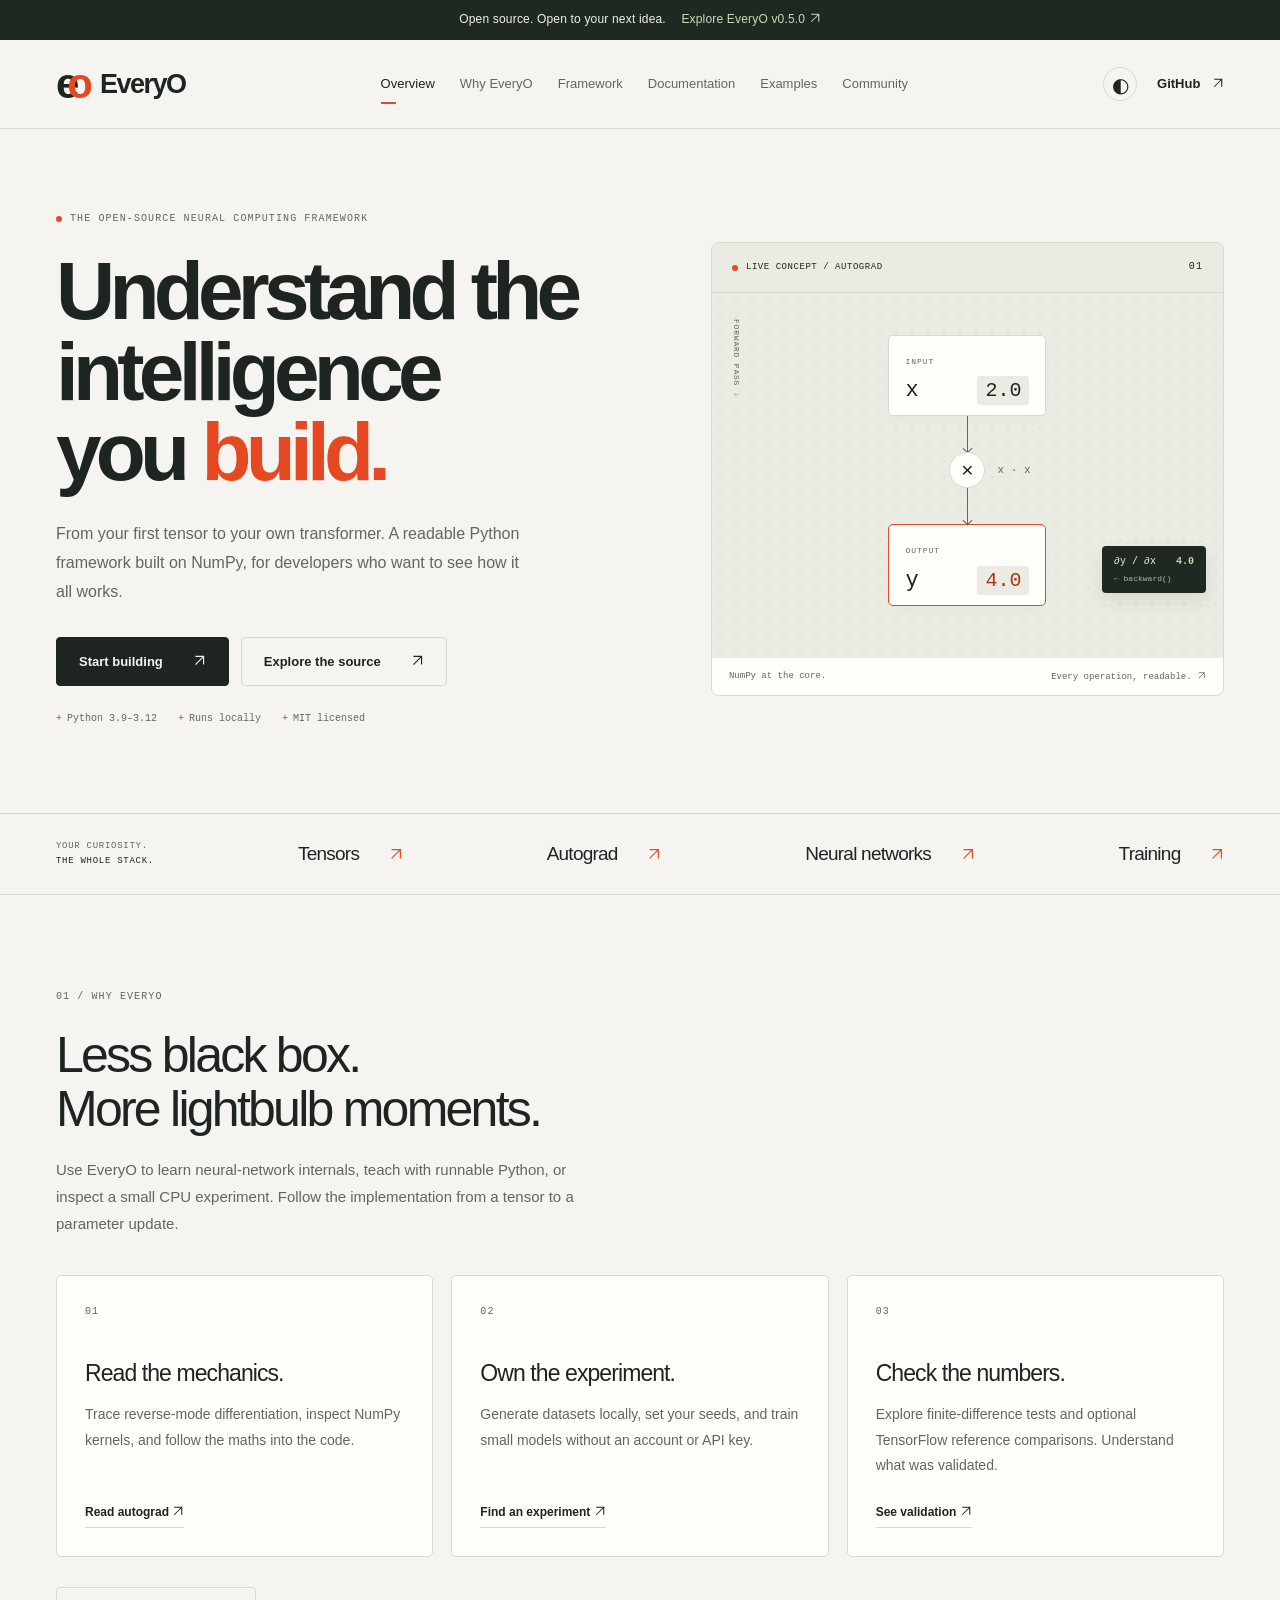
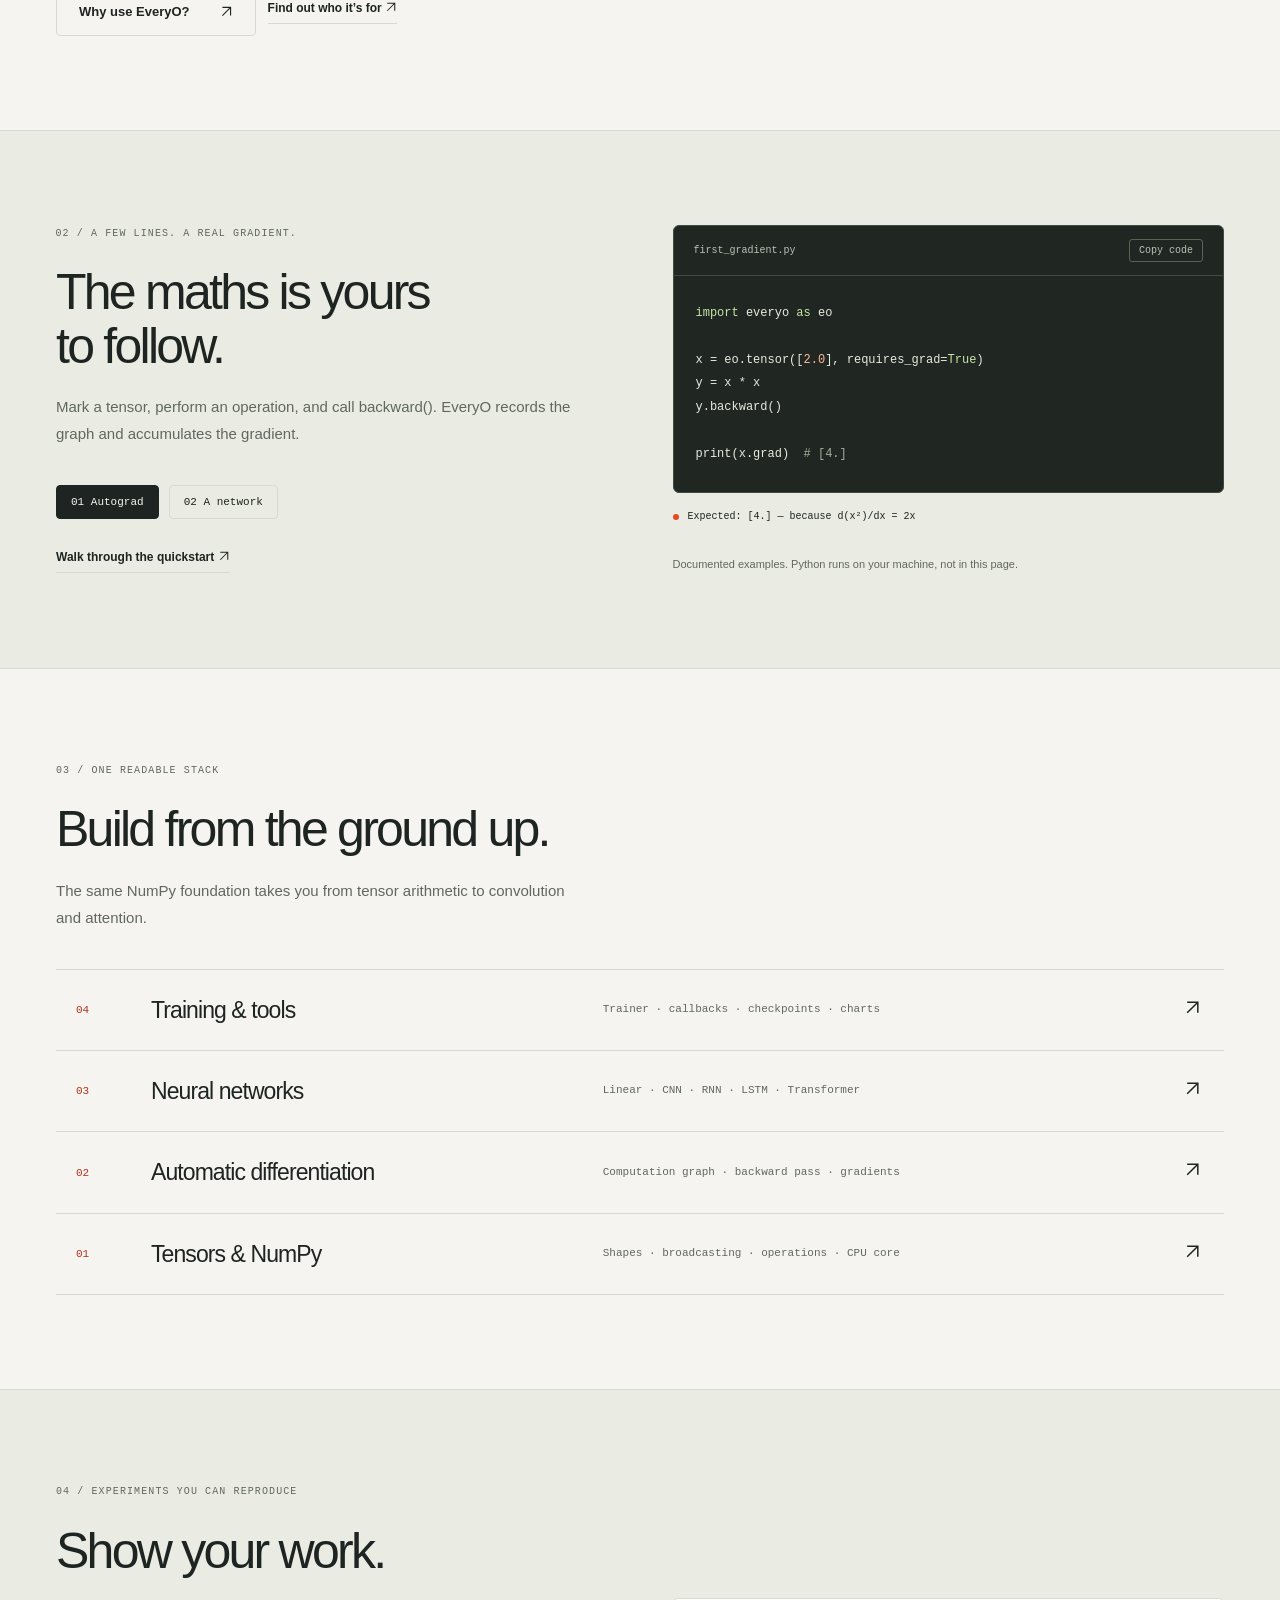
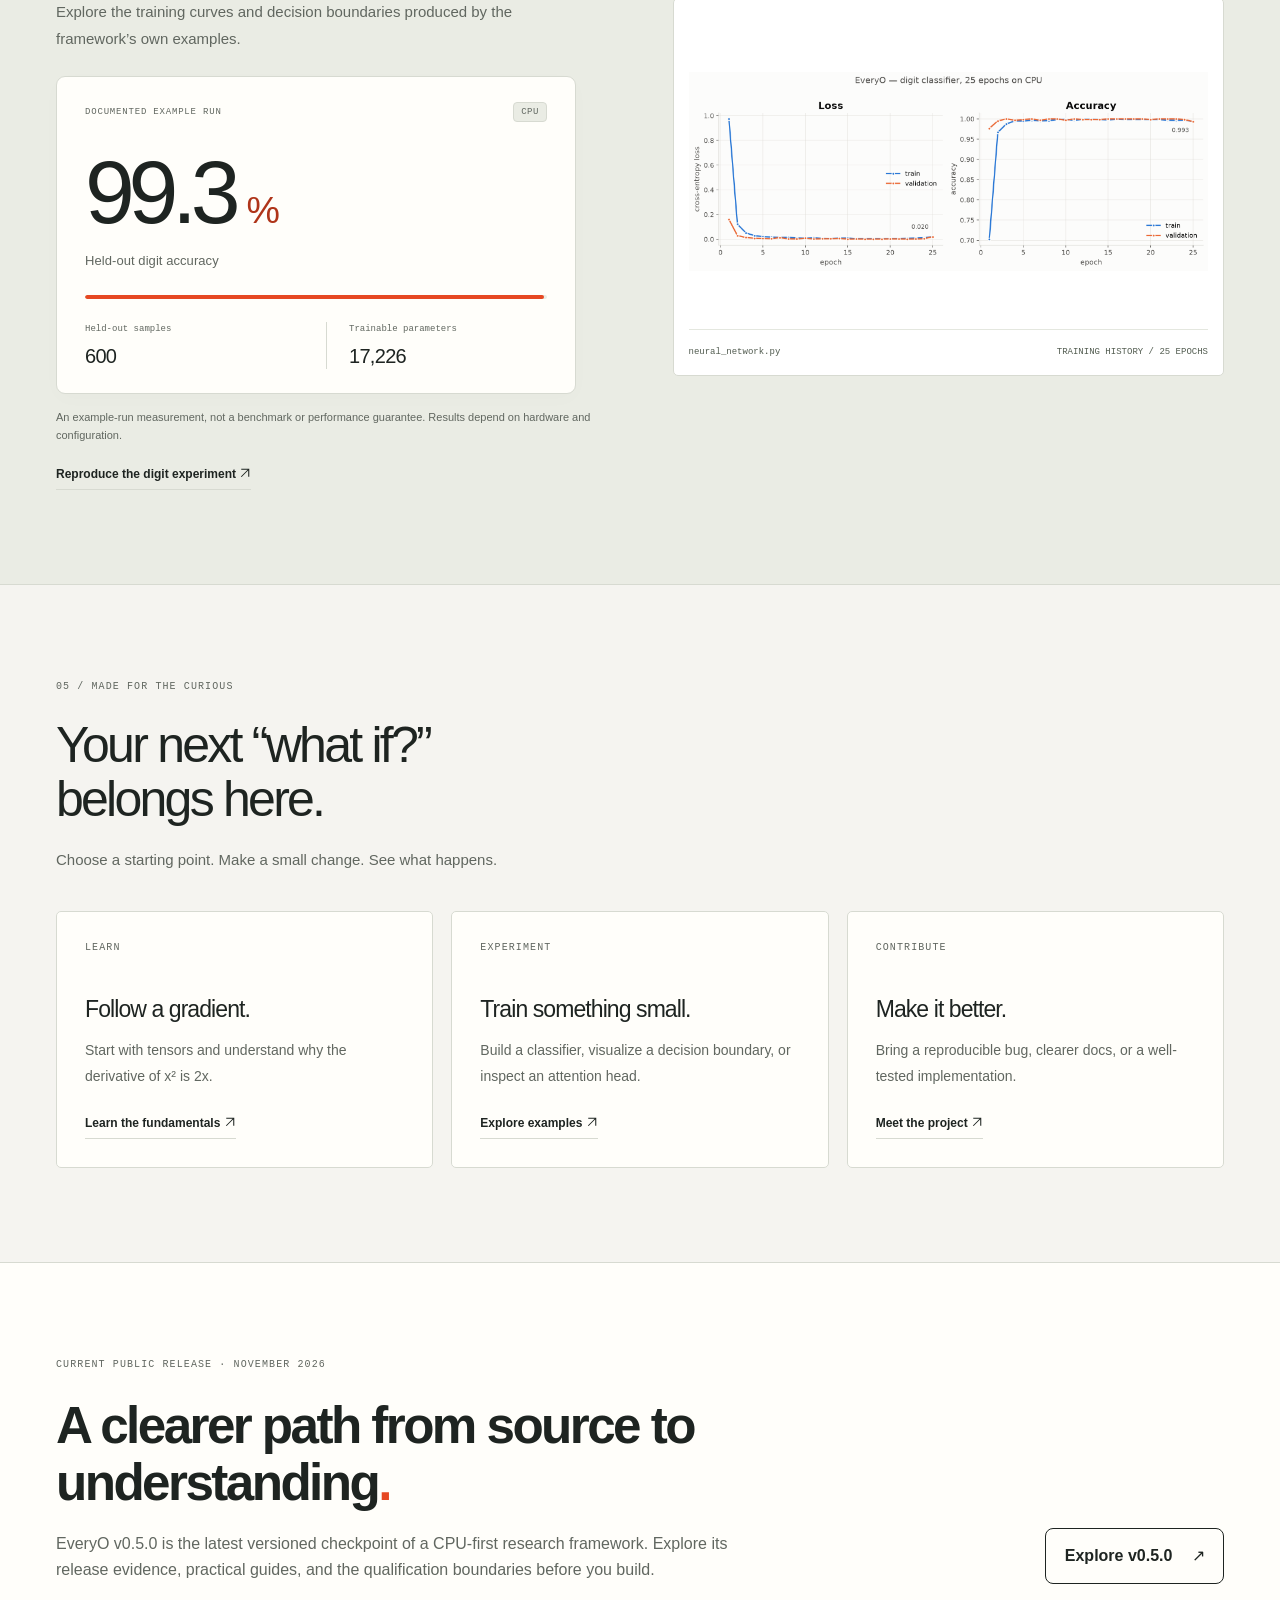
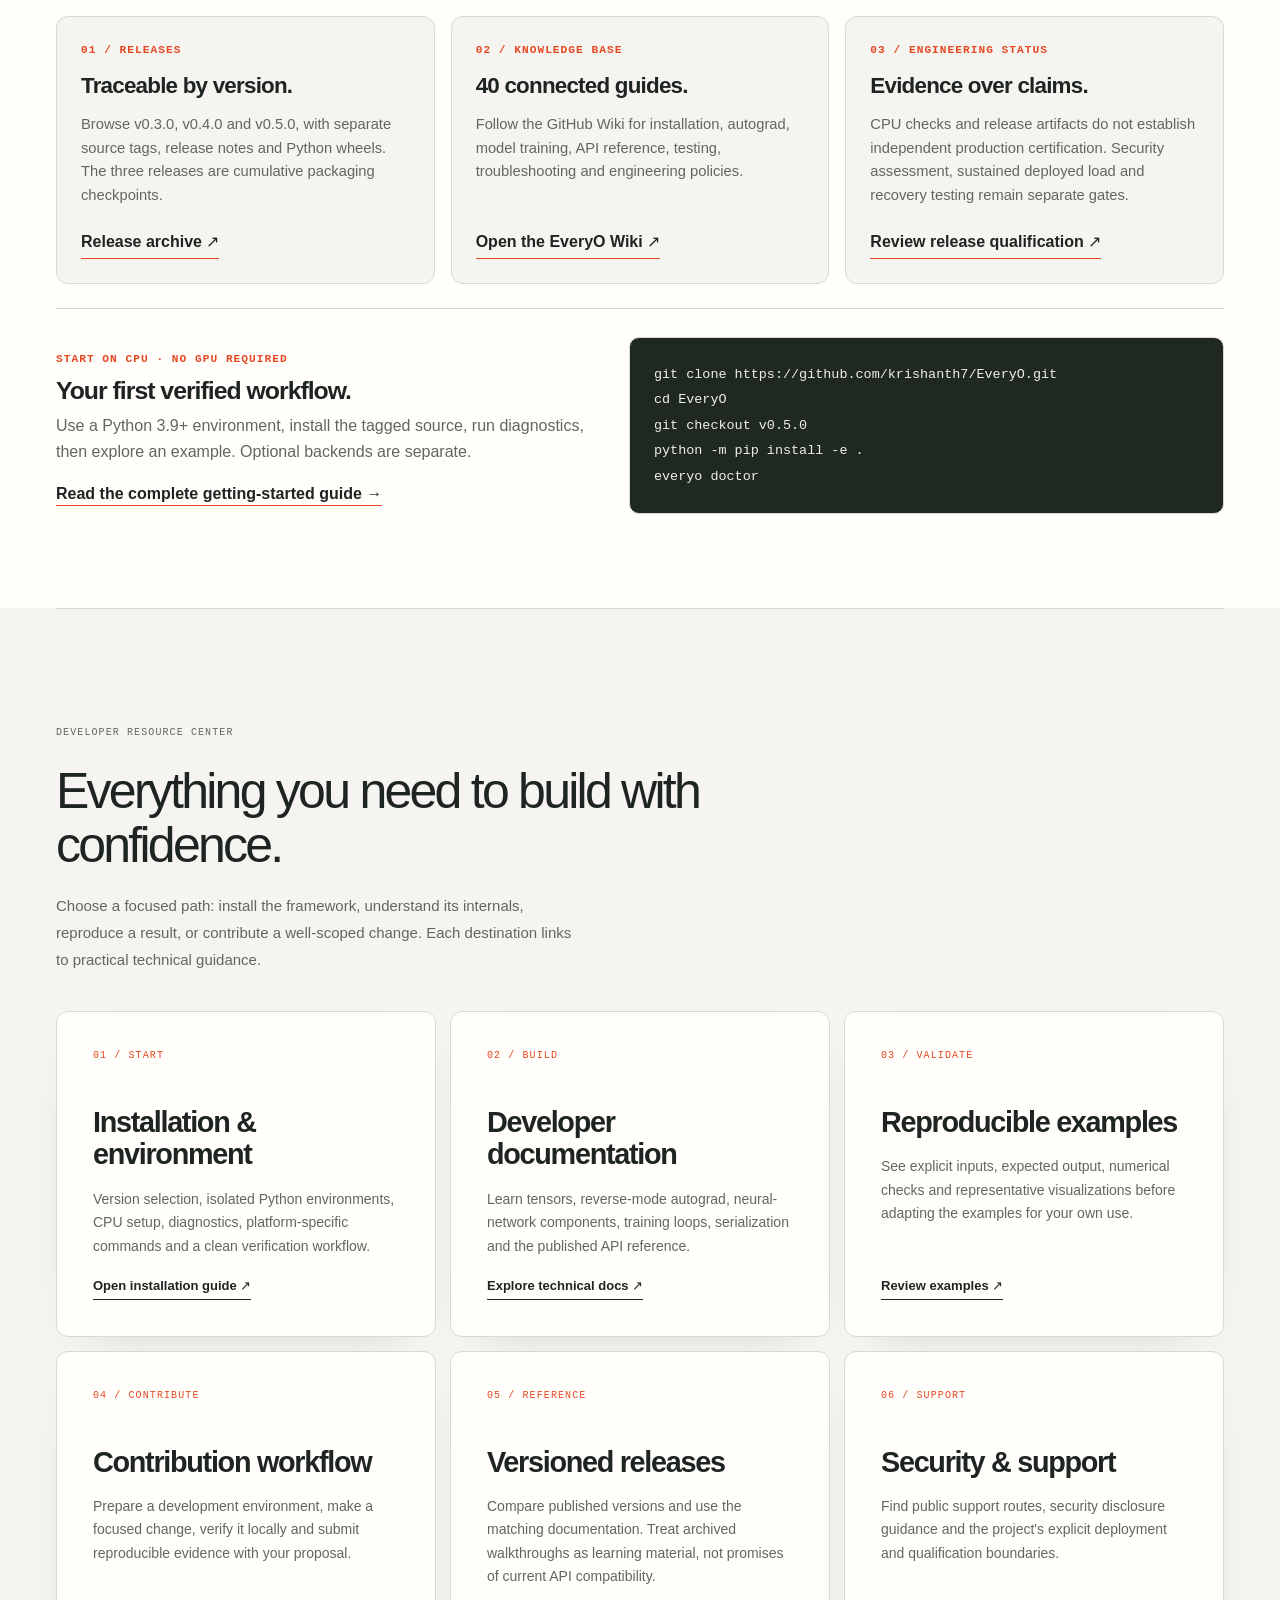
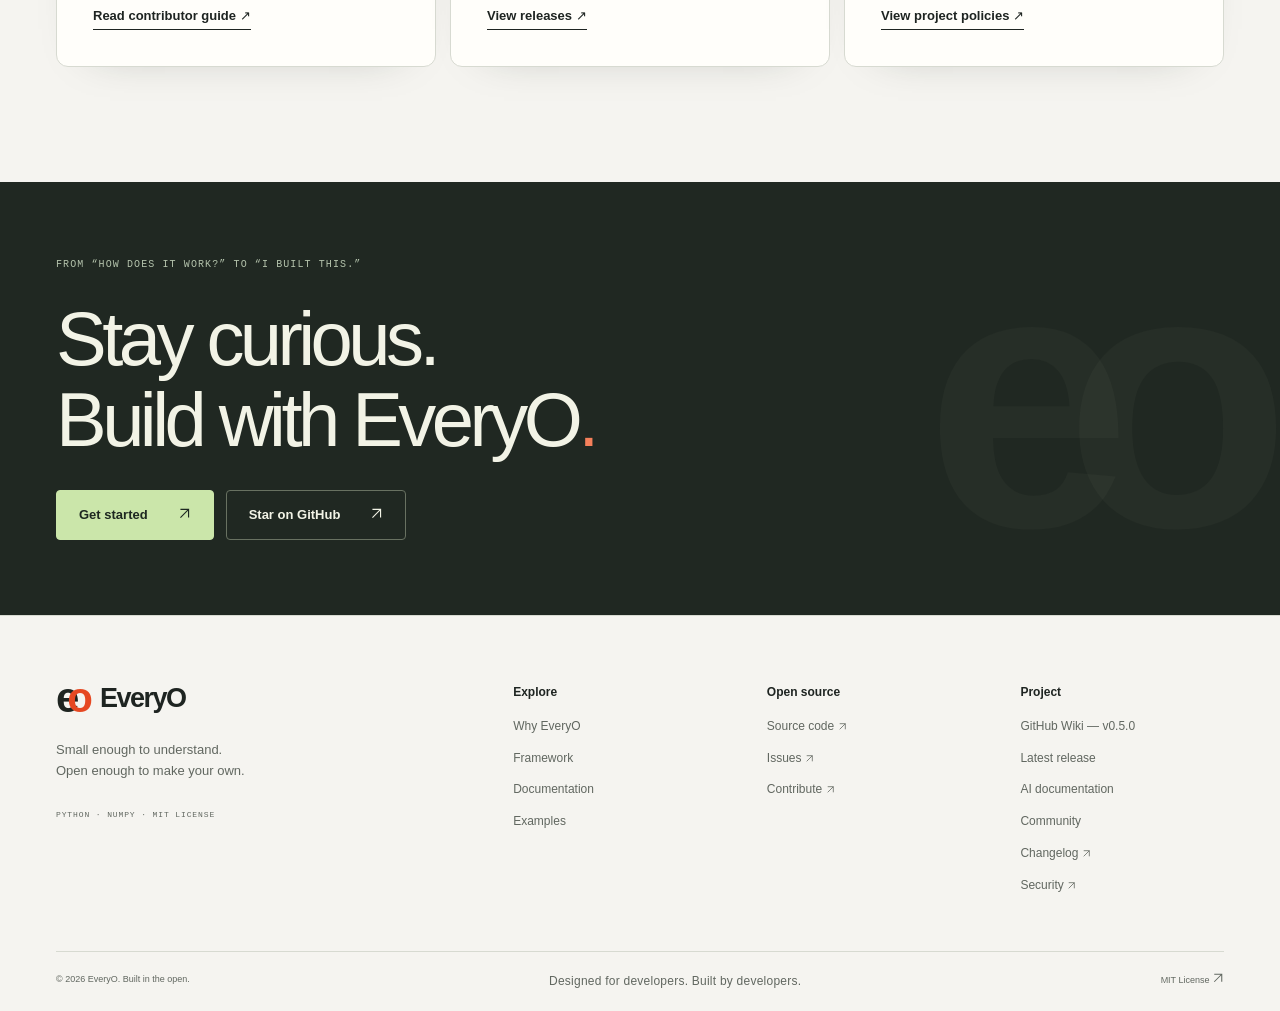
<file: index.html>
<!doctype html>
<html lang="en" data-theme="light">
  <head>
    <meta charset="utf-8" />
    <meta name="viewport" content="width=device-width,initial-scale=1" />
    <title>EveryO — Learn Neural Networks with Python &amp; NumPy</title>
    <meta
      name="description"
      content="Learn how neural networks work with EveryO, a readable Python framework built on NumPy. Explore autograd, practical examples, and small CPU experiments."
    />
    <meta
      name="robots"
      content="index,follow,max-image-preview:large,max-snippet:-1,max-video-preview:-1"
    />
    <meta name="theme-color" content="#f5f4f0" />
    <link rel="canonical" href="https://krishanth7.github.io/everyo-site/" />
    <meta property="og:type" content="website" />
    <meta
      property="og:title"
      content="EveryO — Learn Neural Networks with Python &amp; NumPy"
    />
    <meta
      property="og:description"
      content="Learn how neural networks work with EveryO, a readable Python framework built on NumPy. Explore autograd, practical examples, and small CPU experiments."
    />
    <meta
      property="og:url"
      content="https://krishanth7.github.io/everyo-site/"
    />
    <meta
      property="og:image"
      content="https://krishanth7.github.io/everyo-site/assets/img/social-card.png"
    />
    <meta property="og:image:width" content="1200" />
    <meta property="og:image:height" content="630" />
    <meta
      property="og:image:alt"
      content="EveryO — Understand the intelligence you build."
    />
    <meta name="twitter:card" content="summary_large_image" />
    <meta
      name="twitter:title"
      content="EveryO — Learn Neural Networks with Python &amp; NumPy"
    />
    <meta
      name="twitter:description"
      content="Learn how neural networks work with EveryO, a readable Python framework built on NumPy. Explore autograd, practical examples, and small CPU experiments."
    />
    <meta
      name="twitter:image"
      content="https://krishanth7.github.io/everyo-site/assets/img/social-card.png"
    />
    <link rel="icon" type="image/svg+xml" href="assets/img/favicon.svg" />
    <script>
      try {
        var t = localStorage.getItem("everyo-theme");
        document.documentElement.dataset.theme =
          t === "dark" || t === "light"
            ? t
            : matchMedia("(prefers-color-scheme: dark)").matches
              ? "dark"
              : "light";
      } catch (_) {}
    </script>
    <link rel="stylesheet" href="assets/css/developer-site.css" />
    <meta name="author" content="EveryO contributors" />
    <meta
      name="keywords"
      content="EveryO, Python neural network framework, NumPy, learn neural networks, automatic differentiation, open source"
    />
    <meta
      name="googlebot"
      content="index,follow,max-image-preview:large,max-snippet:-1"
    />
    <meta property="og:site_name" content="EveryO" />
    <meta property="og:locale" content="en_US" />
    <meta property="og:image:type" content="image/png" />
    <meta
      name="twitter:image:alt"
      content="EveryO — Understand the intelligence you build."
    />
    <link
      rel="alternate"
      type="text/plain"
      title="EveryO LLM index"
      href="llms.txt"
    />
    <link
      rel="alternate"
      type="text/plain"
      title="EveryO expanded AI reference"
      href="llms-full.txt"
    />
    <link rel="stylesheet" href="assets/css/site-experience.css" />
    <link
      rel="sitemap"
      type="application/xml"
      title="EveryO sitemap"
      href="sitemap.xml"
    />
    <link
      rel="alternate"
      type="text/plain"
      title="EveryO AI discovery summary"
      href="ai.txt"
    />
    <script type="application/ld+json">
      {
        "@context": "https://schema.org",
        "@graph": [
          {
            "@type": "WebSite",
            "@id": "https://krishanth7.github.io/everyo-site/#website",
            "url": "https://krishanth7.github.io/everyo-site/",
            "name": "EveryO",
            "inLanguage": "en",
            "description": "Learn and inspect neural computing with a readable Python framework built on NumPy."
          },
          {
            "@type": "SoftwareSourceCode",
            "@id": "https://krishanth7.github.io/everyo-site/#source",
            "name": "EveryO",
            "url": "https://github.com/krishanth7/EveryO",
            "codeRepository": "https://github.com/krishanth7/EveryO",
            "programmingLanguage": "Python",
            "runtimePlatform": "Python 3.9–3.12 with NumPy and Matplotlib",
            "version": "0.5.0",
            "license": "https://opensource.org/license/mit",
            "description": "A neural computing framework built from scratch on NumPy for learning, teaching, and small-scale experiments.",
            "isAccessibleForFree": true,
            "targetProduct": {
              "@id": "https://krishanth7.github.io/everyo-site/#software"
            }
          },
          {
            "@type": "SoftwareApplication",
            "@id": "https://krishanth7.github.io/everyo-site/#software",
            "name": "EveryO",
            "url": "https://krishanth7.github.io/everyo-site/",
            "applicationCategory": "DeveloperApplication",
            "operatingSystem": "Linux, macOS, Windows",
            "softwareVersion": "0.5.0",
            "softwareRequirements": "Python 3.9–3.12, NumPy, Matplotlib",
            "license": "https://opensource.org/license/mit",
            "isAccessibleForFree": true,
            "description": "A neural computing framework built from scratch on NumPy for learning, teaching, and small-scale experiments."
          },
          {
            "@type": "WebPage",
            "@id": "https://krishanth7.github.io/everyo-site/#page",
            "url": "https://krishanth7.github.io/everyo-site/",
            "name": "EveryO — Learn Neural Networks with Python & NumPy",
            "description": "Learn how neural networks work with EveryO, a readable Python framework built on NumPy. Explore autograd, practical examples, and small CPU experiments.",
            "inLanguage": "en",
            "isPartOf": {
              "@id": "https://krishanth7.github.io/everyo-site/#website"
            },
            "about": {
              "@id": "https://krishanth7.github.io/everyo-site/#source"
            },
            "breadcrumb": {
              "@id": "https://krishanth7.github.io/everyo-site/#breadcrumbs"
            },
            "keywords": "EveryO, Python neural network framework, NumPy, learn neural networks, automatic differentiation, open source"
          },
          {
            "@type": "BreadcrumbList",
            "@id": "https://krishanth7.github.io/everyo-site/#breadcrumbs",
            "itemListElement": [
              {
                "@type": "ListItem",
                "position": 1,
                "name": "EveryO",
                "item": "https://krishanth7.github.io/everyo-site/"
              }
            ]
          }
        ]
      }
    </script>
    <link rel="stylesheet" href="assets/css/overview-results.css" />
    <link rel="stylesheet" href="assets/css/release-guide.css" />
    <link rel="stylesheet" href="assets/css/corporate-refinement.css" />
  </head>
  <body data-page="overview">
    <a class="skip" href="#main">Skip to content</a>
    <div class="announcement">
      <a href="https://github.com/krishanth7/EveryO/releases"
        >Open source. Open to your next idea.
        <span
          >Explore EveryO v0.5.0
          <svg
            class="arrow"
            viewBox="0 0 16 16"
            fill="none"
            stroke="currentColor"
            stroke-width="1.4"
            aria-hidden="true"
          >
            <path d="M3 13 13 3M3 3h10v10" /></svg></span
      ></a>
    </div>
    <header class="site-header">
      <div class="container header-inner">
        <a class="brand" href="index.html" aria-label="EveryO home"
          ><span class="brand-mark" aria-hidden="true">e<span>o</span></span
          ><span>EveryO</span></a
        >
        <nav id="nav-links" aria-label="Primary">
          <a data-page="overview" href="index.html" aria-current="page"
            >Overview</a
          ><a data-page="why" href="why-everyo.html">Why EveryO</a
          ><a data-page="features" href="features.html">Framework</a
          ><a data-page="documentation" href="documentation.html"
            >Documentation</a
          ><a data-page="examples" href="examples.html">Examples</a
          ><a data-page="community" href="community.html">Community</a>
        </nav>
        <div class="header-actions">
          <button
            id="theme-toggle"
            class="icon-button"
            aria-label="Switch colour theme"
            aria-pressed="false"
            type="button"
          >
            ◐</button
          ><a class="github-link" href="https://github.com/krishanth7/EveryO"
            >GitHub
            <span aria-hidden="true"
              ><svg
                class="arrow"
                viewBox="0 0 16 16"
                fill="none"
                stroke="currentColor"
                stroke-width="1.4"
                aria-hidden="true"
              >
                <path d="M3 13 13 3M3 3h10v10" /></svg></span></a
          ><button
            id="nav-toggle"
            class="icon-button menu-toggle"
            type="button"
            aria-expanded="false"
            aria-controls="nav-links"
            aria-label="Open menu"
          >
            ☰
          </button>
        </div>
      </div>
      <div class="page-progress" aria-hidden="true">
        <span id="page-progress-fill"></span>
      </div>
    </header>
    <main id="main">
      <section class="hero container" id="top">
        <div class="hero-copy">
          <p class="eyebrow">
            <span class="status-dot"></span> THE OPEN-SOURCE NEURAL COMPUTING
            FRAMEWORK
          </p>
          <h1>
            Understand the<br />intelligence<br />you
            <span class="accent-word">build.</span>
          </h1>
          <p class="hero-description">
            From your first tensor to your own transformer. A readable Python
            framework built on NumPy, for developers who want to see how it all
            works.
          </p>
          <div class="actions">
            <a class="button" href="documentation.html#install"
              >Start building
              <span aria-hidden="true"
                ><svg
                  class="arrow"
                  viewBox="0 0 16 16"
                  fill="none"
                  stroke="currentColor"
                  stroke-width="1.4"
                  aria-hidden="true"
                >
                  <path d="M3 13 13 3M3 3h10v10" /></svg></span></a
            ><a
              class="button secondary"
              href="https://github.com/krishanth7/EveryO"
              >Explore the source
              <span aria-hidden="true"
                ><svg
                  class="arrow"
                  viewBox="0 0 16 16"
                  fill="none"
                  stroke="currentColor"
                  stroke-width="1.4"
                  aria-hidden="true"
                >
                  <path d="M3 13 13 3M3 3h10v10" /></svg></span
            ></a>
          </div>
          <div class="hero-meta">
            <span>Python 3.9–3.12</span><span>Runs locally</span
            ><span>MIT licensed</span>
          </div>
        </div>
        <div
          class="graph"
          aria-label="Computation graph: x equals 2, multiplied by itself gives y equals 4; the derivative is 4"
        >
          <div class="graph-top">
            <span class="signal"></span> LIVE CONCEPT / AUTOGRAD
            <span class="mono">01</span>
          </div>
          <div class="graph-stage">
            <span class="graph-axis">FORWARD PASS ↓</span>
            <div class="graph-node input-node">
              <small>INPUT</small><strong>x <em>2.0</em></strong>
            </div>
            <div class="graph-wire"></div>
            <div class="graph-operation">× <span>x · x</span></div>
            <div class="graph-wire"></div>
            <div class="graph-node output-node">
              <small>OUTPUT</small><strong>y <em>4.0</em></strong>
            </div>
            <div class="gradient-note">
              ∂y / ∂x <b>4.0</b><span>← backward()</span>
            </div>
          </div>
          <div class="graph-bottom">
            <span>NumPy at the core.</span
            ><span
              >Every operation, readable.
              <svg
                class="arrow"
                viewBox="0 0 16 16"
                fill="none"
                stroke="currentColor"
                stroke-width="1.4"
                aria-hidden="true"
              >
                <path d="M3 13 13 3M3 3h10v10" /></svg
            ></span>
          </div>
        </div>
      </section>
      <section class="principles">
        <div class="container principles-inner">
          <p>YOUR CURIOSITY.<br /><b>THE WHOLE STACK.</b></p>
          <span
            >Tensors
            <i
              ><svg
                class="arrow"
                viewBox="0 0 16 16"
                fill="none"
                stroke="currentColor"
                stroke-width="1.4"
                aria-hidden="true"
              >
                <path d="M3 13 13 3M3 3h10v10" /></svg></i></span
          ><span
            >Autograd
            <i
              ><svg
                class="arrow"
                viewBox="0 0 16 16"
                fill="none"
                stroke="currentColor"
                stroke-width="1.4"
                aria-hidden="true"
              >
                <path d="M3 13 13 3M3 3h10v10" /></svg></i></span
          ><span
            >Neural networks
            <i
              ><svg
                class="arrow"
                viewBox="0 0 16 16"
                fill="none"
                stroke="currentColor"
                stroke-width="1.4"
                aria-hidden="true"
              >
                <path d="M3 13 13 3M3 3h10v10" /></svg></i></span
          ><span
            >Training
            <i
              ><svg
                class="arrow"
                viewBox="0 0 16 16"
                fill="none"
                stroke="currentColor"
                stroke-width="1.4"
                aria-hidden="true"
              >
                <path d="M3 13 13 3M3 3h10v10" /></svg></i
          ></span>
        </div>
      </section>
      <section class="section container" id="why-everyo">
        <div class="section-heading">
          <p class="eyebrow">01 / WHY EVERYO</p>
          <h2>Less black box.<br />More lightbulb moments.</h2>
          <p>
            Use EveryO to learn neural-network internals, teach with runnable
            Python, or inspect a small CPU experiment. Follow the implementation
            from a tensor to a parameter update.
          </p>
        </div>
        <div class="grid three">
          <article class="card">
            <span class="card-index">01</span>
            <h3>Read the mechanics.</h3>
            <p>
              Trace reverse-mode differentiation, inspect NumPy kernels, and
              follow the maths into the code.
            </p>
            <a
              class="text-link"
              href="documentation.html#gradients"
              target="_blank"
              rel="noopener noreferrer"
              aria-label="Read autograd (opens in a new tab)"
              >Read autograd
              <span aria-hidden="true"
                ><svg
                  class="arrow"
                  viewBox="0 0 16 16"
                  fill="none"
                  stroke="currentColor"
                  stroke-width="1.4"
                  aria-hidden="true"
                >
                  <path d="M3 13 13 3M3 3h10v10" /></svg></span
            ></a>
          </article>
          <article class="card">
            <span class="card-index">02</span>
            <h3>Own the experiment.</h3>
            <p>
              Generate datasets locally, set your seeds, and train small models
              without an account or API key.
            </p>
            <a
              class="text-link"
              href="examples.html"
              target="_blank"
              rel="noopener noreferrer"
              aria-label="Find an experiment (opens in a new tab)"
              >Find an experiment
              <span aria-hidden="true"
                ><svg
                  class="arrow"
                  viewBox="0 0 16 16"
                  fill="none"
                  stroke="currentColor"
                  stroke-width="1.4"
                  aria-hidden="true"
                >
                  <path d="M3 13 13 3M3 3h10v10" /></svg></span
            ></a>
          </article>
          <article class="card">
            <span class="card-index">03</span>
            <h3>Check the numbers.</h3>
            <p>
              Explore finite-difference tests and optional TensorFlow reference
              comparisons. Understand what was validated.
            </p>
            <a
              class="text-link"
              href="features.html#validation"
              target="_blank"
              rel="noopener noreferrer"
              aria-label="See validation (opens in a new tab)"
              >See validation
              <span aria-hidden="true"
                ><svg
                  class="arrow"
                  viewBox="0 0 16 16"
                  fill="none"
                  stroke="currentColor"
                  stroke-width="1.4"
                  aria-hidden="true"
                >
                  <path d="M3 13 13 3M3 3h10v10" /></svg></span
            ></a>
          </article>
        </div>
        <div class="actions">
          <a class="button secondary" href="why-everyo.html"
            >Why use EveryO?
            <svg
              class="arrow"
              viewBox="0 0 16 16"
              fill="none"
              stroke="currentColor"
              stroke-width="1.4"
              aria-hidden="true"
            >
              <path d="M3 13 13 3M3 3h10v10" /></svg></a
          ><a
            class="text-link why-audience-link"
            href="why-everyo.html#who-it-is-for"
            >Find out who it’s for
            <svg
              class="arrow"
              viewBox="0 0 16 16"
              fill="none"
              stroke="currentColor"
              stroke-width="1.4"
              aria-hidden="true"
            >
              <path d="M3 13 13 3M3 3h10v10" /></svg
          ></a>
        </div>
      </section>
      <section class="section code-section" id="code-preview">
        <div class="container split">
          <div>
            <div class="section-heading">
              <p class="eyebrow">02 / A FEW LINES. A REAL GRADIENT.</p>
              <h2>The maths is yours<br />to follow.</h2>
              <p>
                Mark a tensor, perform an operation, and call backward(). EveryO
                records the graph and accumulates the gradient.
              </p>
            </div>
            <div
              class="example-tabs"
              role="group"
              aria-label="Choose a code example"
            >
              <button
                type="button"
                data-example="gradients"
                aria-pressed="true"
              >
                01 Autograd</button
              ><button
                type="button"
                data-example="networks"
                aria-pressed="false"
              >
                02 A network
              </button>
            </div>
            <a class="text-link" href="documentation.html#gradients"
              >Walk through the quickstart
              <svg
                class="arrow"
                viewBox="0 0 16 16"
                fill="none"
                stroke="currentColor"
                stroke-width="1.4"
                aria-hidden="true"
              >
                <path d="M3 13 13 3M3 3h10v10" /></svg
            ></a>
          </div>
          <div>
            <div id="interactive-code">
              <div class="codebox">
                <div class="codebar">
                  <span>first_gradient.py</span
                  ><button class="copy-button" type="button">Copy code</button>
                </div>
                <pre><code>import everyo as eo

x = eo.tensor([2.0], requires_grad=True)
y = x * x
y.backward()

print(x.grad)  # [4.]
</code></pre>
                <span class="copy-status" role="status"></span>
              </div>
            </div>
            <div class="code-result">
              <span class="status-dot"></span
              ><span id="example-caption"
                >Expected: [4.] — because d(x²)/dx = 2x</span
              >
            </div>
            <p class="caption">
              Documented examples. Python runs on your machine, not in this
              page.
            </p>
          </div>
        </div>
      </section>
      <section class="section container" id="how-it-works">
        <div class="section-heading">
          <p class="eyebrow">03 / ONE READABLE STACK</p>
          <h2>Build from the ground up.</h2>
          <p>
            The same NumPy foundation takes you from tensor arithmetic to
            convolution and attention.
          </p>
        </div>
        <div class="stack">
          <a href="features.html#training"
            ><span>04</span>
            <h3>Training &amp; tools</h3>
            <p>Trainer · callbacks · checkpoints · charts</p>
            <b
              ><svg
                class="arrow"
                viewBox="0 0 16 16"
                fill="none"
                stroke="currentColor"
                stroke-width="1.4"
                aria-hidden="true"
              >
                <path d="M3 13 13 3M3 3h10v10" /></svg></b></a
          ><a href="features.html#networks"
            ><span>03</span>
            <h3>Neural networks</h3>
            <p>Linear · CNN · RNN · LSTM · Transformer</p>
            <b
              ><svg
                class="arrow"
                viewBox="0 0 16 16"
                fill="none"
                stroke="currentColor"
                stroke-width="1.4"
                aria-hidden="true"
              >
                <path d="M3 13 13 3M3 3h10v10" /></svg></b></a
          ><a href="features.html#autograd"
            ><span>02</span>
            <h3>Automatic differentiation</h3>
            <p>Computation graph · backward pass · gradients</p>
            <b
              ><svg
                class="arrow"
                viewBox="0 0 16 16"
                fill="none"
                stroke="currentColor"
                stroke-width="1.4"
                aria-hidden="true"
              >
                <path d="M3 13 13 3M3 3h10v10" /></svg></b></a
          ><a href="features.html#tensors"
            ><span>01</span>
            <h3>Tensors &amp; NumPy</h3>
            <p>Shapes · broadcasting · operations · CPU core</p>
            <b
              ><svg
                class="arrow"
                viewBox="0 0 16 16"
                fill="none"
                stroke="currentColor"
                stroke-width="1.4"
                aria-hidden="true"
              >
                <path d="M3 13 13 3M3 3h10v10" /></svg></b
          ></a>
        </div>
      </section>
      <section class="section results-section" id="results">
        <div class="container split">
          <div>
            <div class="section-heading">
              <p class="eyebrow">04 / EXPERIMENTS YOU CAN REPRODUCE</p>
              <h2>Show your work.</h2>
              <p>
                Explore the training curves and decision boundaries produced by
                the framework’s own examples.
              </p>
            </div>
            <div class="accuracy-card" data-accuracy-card>
              <div class="accuracy-card-heading">
                <span>DOCUMENTED EXAMPLE RUN</span
                ><span class="accuracy-platform">CPU</span>
              </div>
              <strong class="accuracy-value"
                ><span class="accuracy-accessible"
                  >99.3 percent held-out digit accuracy</span
                ><span data-accuracy-number aria-hidden="true">99.3</span
                ><span class="accuracy-unit" aria-hidden="true">%</span></strong
              >
              <p class="accuracy-label">Held-out digit accuracy</p>
              <div class="accuracy-track" aria-hidden="true"><span></span></div>
              <dl class="accuracy-context">
                <div>
                  <dt>Held-out samples</dt>
                  <dd>600</dd>
                </div>
                <div>
                  <dt>Trainable parameters</dt>
                  <dd>17,226</dd>
                </div>
              </dl>
            </div>
            <p class="caption">
              An example-run measurement, not a benchmark or performance
              guarantee. Results depend on hardware and configuration.
            </p>
            <a class="text-link" href="examples.html#digits"
              >Reproduce the digit experiment
              <svg
                class="arrow"
                viewBox="0 0 16 16"
                fill="none"
                stroke="currentColor"
                stroke-width="1.4"
                aria-hidden="true"
              >
                <path d="M3 13 13 3M3 3h10v10" /></svg
            ></a>
          </div>
          <figure class="result-figure">
            <img
              src="assets/img/training-curves.png"
              alt="Training and validation loss and accuracy curves from the EveryO digit classifier example"
              loading="lazy"
              width="1200"
              height="420"
            />
            <figcaption>
              neural_network.py <span>TRAINING HISTORY / 25 EPOCHS</span>
            </figcaption>
          </figure>
        </div>
      </section>
      <section class="section container" id="community">
        <div class="section-heading">
          <p class="eyebrow">05 / MADE FOR THE CURIOUS</p>
          <h2>Your next “what if?”<br />belongs here.</h2>
          <p>Choose a starting point. Make a small change. See what happens.</p>
        </div>
        <div class="grid three">
          <article class="card">
            <span class="card-index">LEARN</span>
            <h3>Follow a gradient.</h3>
            <p>
              Start with tensors and understand why the derivative of x² is 2x.
            </p>
            <a class="text-link" href="documentation.html#gradients"
              >Learn the fundamentals
              <span aria-hidden="true"
                ><svg
                  class="arrow"
                  viewBox="0 0 16 16"
                  fill="none"
                  stroke="currentColor"
                  stroke-width="1.4"
                  aria-hidden="true"
                >
                  <path d="M3 13 13 3M3 3h10v10" /></svg></span
            ></a>
          </article>
          <article class="card">
            <span class="card-index">EXPERIMENT</span>
            <h3>Train something small.</h3>
            <p>
              Build a classifier, visualize a decision boundary, or inspect an
              attention head.
            </p>
            <a class="text-link" href="examples.html"
              >Explore examples
              <span aria-hidden="true"
                ><svg
                  class="arrow"
                  viewBox="0 0 16 16"
                  fill="none"
                  stroke="currentColor"
                  stroke-width="1.4"
                  aria-hidden="true"
                >
                  <path d="M3 13 13 3M3 3h10v10" /></svg></span
            ></a>
          </article>
          <article class="card">
            <span class="card-index">CONTRIBUTE</span>
            <h3>Make it better.</h3>
            <p>
              Bring a reproducible bug, clearer docs, or a well-tested
              implementation.
            </p>
            <a class="text-link" href="community.html"
              >Meet the project
              <span aria-hidden="true"
                ><svg
                  class="arrow"
                  viewBox="0 0 16 16"
                  fill="none"
                  stroke="currentColor"
                  stroke-width="1.4"
                  aria-hidden="true"
                >
                  <path d="M3 13 13 3M3 3h10v10" /></svg></span
            ></a>
          </article>
        </div>
      </section>
      <section class="release-guide section" id="release-center" aria-labelledby="release-center-heading">
        <div class="container">
          <div class="release-guide-heading">
            <div>
              <p class="eyebrow">CURRENT PUBLIC RELEASE · NOVEMBER 2026</p>
              <h2 id="release-center-heading">A clearer path from source to understanding<span class="accent-word">.</span></h2>
              <p>EveryO v0.5.0 is the latest versioned checkpoint of a CPU-first research framework. Explore its release evidence, practical guides, and the qualification boundaries before you build.</p>
            </div>
            <a class="release-guide-main-link" href="https://github.com/krishanth7/EveryO/releases/tag/v0.5.0">Explore v0.5.0 <span aria-hidden="true">↗</span></a>
          </div>
          <div class="release-guide-grid">
            <article class="release-guide-card">
              <span class="release-guide-kicker">01 / RELEASES</span>
              <h3>Traceable by version.</h3>
              <p>Browse v0.3.0, v0.4.0 and v0.5.0, with separate source tags, release notes and Python wheels. The three releases are cumulative packaging checkpoints.</p>
              <a href="https://github.com/krishanth7/EveryO/releases">Release archive <span aria-hidden="true">↗</span></a>
            </article>
            <article class="release-guide-card">
              <span class="release-guide-kicker">02 / KNOWLEDGE BASE</span>
              <h3>40 connected guides.</h3>
              <p>Follow the GitHub Wiki for installation, autograd, model training, API reference, testing, troubleshooting and engineering policies.</p>
              <a href="https://github.com/krishanth7/EveryO/wiki">Open the EveryO Wiki <span aria-hidden="true">↗</span></a>
            </article>
            <article class="release-guide-card">
              <span class="release-guide-kicker">03 / ENGINEERING STATUS</span>
              <h3>Evidence over claims.</h3>
              <p>CPU checks and release artifacts do not establish independent production certification. Security assessment, sustained deployed load and recovery testing remain separate gates.</p>
              <a href="https://github.com/krishanth7/EveryO/wiki/Release-Process">Review release qualification <span aria-hidden="true">↗</span></a>
            </article>
          </div>
          <div class="release-guide-start">
            <div>
              <span class="release-guide-kicker">START ON CPU · NO GPU REQUIRED</span>
              <h3>Your first verified workflow.</h3>
              <p>Use a Python 3.9+ environment, install the tagged source, run diagnostics, then explore an example. Optional backends are separate.</p>
              <a href="documentation.html#install">Read the complete getting-started guide <span aria-hidden="true">→</span></a>
            </div>
            <pre aria-label="Installation and verification commands"><code>git clone https://github.com/krishanth7/EveryO.git
cd EveryO
git checkout v0.5.0
python -m pip install -e .
everyo doctor</code></pre>
          </div>
        </div>
      </section>
      <section class="corporate-directory container" id="developer-resources" aria-labelledby="developer-resources-title">
        <div class="section-heading">
          <p class="eyebrow">DEVELOPER RESOURCE CENTER</p>
          <h2 id="developer-resources-title">Everything you need to build with confidence.</h2>
          <p>Choose a focused path: install the framework, understand its internals, reproduce a result, or contribute a well-scoped change. Each destination links to practical technical guidance.</p>
        </div>
        <div class="directory-grid">
          <article class="directory-card"><span class="eyebrow">01 / START</span><h3>Installation &amp; environment</h3><p>Version selection, isolated Python environments, CPU setup, diagnostics, platform-specific commands and a clean verification workflow.</p><a href="documentation.html#install">Open installation guide ↗</a></article>
          <article class="directory-card"><span class="eyebrow">02 / BUILD</span><h3>Developer documentation</h3><p>Learn tensors, reverse-mode autograd, neural-network components, training loops, serialization and the published API reference.</p><a href="documentation.html#guides">Explore technical docs ↗</a></article>
          <article class="directory-card"><span class="eyebrow">03 / VALIDATE</span><h3>Reproducible examples</h3><p>See explicit inputs, expected output, numerical checks and representative visualizations before adapting the examples for your own use.</p><a href="examples.html">Review examples ↗</a></article>
          <article class="directory-card"><span class="eyebrow">04 / CONTRIBUTE</span><h3>Contribution workflow</h3><p>Prepare a development environment, make a focused change, verify it locally and submit reproducible evidence with your proposal.</p><a href="community.html#contributor-workflow">Read contributor guide ↗</a></article>
          <article class="directory-card"><span class="eyebrow">05 / REFERENCE</span><h3>Versioned releases</h3><p>Compare published versions and use the matching documentation. Treat archived walkthroughs as learning material, not promises of current API compatibility.</p><a href="https://github.com/krishanth7/EveryO/releases">View releases ↗</a></article>
          <article class="directory-card"><span class="eyebrow">06 / SUPPORT</span><h3>Security &amp; support</h3><p>Find public support routes, security disclosure guidance and the project's explicit deployment and qualification boundaries.</p><a href="community.html#project-policies">View project policies ↗</a></article>
        </div>
      </section>
      <section class="cta-section" id="get-started">
        <div class="container">
          <p class="eyebrow">FROM “HOW DOES IT WORK?” TO “I BUILT THIS.”</p>
          <h2>Stay curious.<br />Build with EveryO<span>.</span></h2>
          <div class="actions">
            <a class="button" href="documentation.html#install"
              >Get started
              <span aria-hidden="true"
                ><svg
                  class="arrow"
                  viewBox="0 0 16 16"
                  fill="none"
                  stroke="currentColor"
                  stroke-width="1.4"
                  aria-hidden="true"
                >
                  <path d="M3 13 13 3M3 3h10v10" /></svg></span></a
            ><a
              class="button secondary"
              href="https://github.com/krishanth7/EveryO"
              >Star on GitHub
              <span aria-hidden="true"
                ><svg
                  class="arrow"
                  viewBox="0 0 16 16"
                  fill="none"
                  stroke="currentColor"
                  stroke-width="1.4"
                  aria-hidden="true"
                >
                  <path d="M3 13 13 3M3 3h10v10" /></svg></span
            ></a>
          </div>
          <span class="cta-watermark" aria-hidden="true">eo</span>
        </div>
      </section>
    </main>
    <footer>
      <div class="container">
        <div class="footer-top">
          <div>
            <a class="brand" href="index.html"
              ><span class="brand-mark" aria-hidden="true">e<span>o</span></span
              ><span>EveryO</span></a
            >
            <p>
              Small enough to understand.<br />Open enough to make your own.
            </p>
            <span class="mono">PYTHON · NUMPY · MIT LICENSE</span>
          </div>
          <nav aria-label="Explore">
            <h2>Explore</h2>
            <a href="why-everyo.html">Why EveryO</a>
            <a href="features.html">Framework</a
            ><a href="documentation.html">Documentation</a
            ><a href="examples.html">Examples</a>
          </nav>
          <nav aria-label="Open source">
            <h2>Open source</h2>
            <a href="https://github.com/krishanth7/EveryO"
              >Source code
              <svg
                class="arrow"
                viewBox="0 0 16 16"
                fill="none"
                stroke="currentColor"
                stroke-width="1.4"
                aria-hidden="true"
              >
                <path d="M3 13 13 3M3 3h10v10" /></svg></a
            ><a href="https://github.com/krishanth7/EveryO/issues"
              >Issues
              <svg
                class="arrow"
                viewBox="0 0 16 16"
                fill="none"
                stroke="currentColor"
                stroke-width="1.4"
                aria-hidden="true"
              >
                <path d="M3 13 13 3M3 3h10v10" /></svg></a
            ><a
              href="https://github.com/krishanth7/EveryO/blob/main/CONTRIBUTING.md"
              >Contribute
              <svg
                class="arrow"
                viewBox="0 0 16 16"
                fill="none"
                stroke="currentColor"
                stroke-width="1.4"
                aria-hidden="true"
              >
                <path d="M3 13 13 3M3 3h10v10" /></svg
            ></a>
          </nav>
          <nav aria-label="Project">
            <h2>Project</h2>
            <a href="https://github.com/krishanth7/EveryO/wiki">GitHub Wiki — v0.5.0</a>
            <a href="https://github.com/krishanth7/EveryO/releases/tag/v0.5.0">Latest release</a>
            <a href="llms.txt">AI documentation</a>
            <a href="community.html">Community</a
            ><a
              href="https://github.com/krishanth7/EveryO/blob/main/CHANGELOG.md"
              >Changelog
              <svg
                class="arrow"
                viewBox="0 0 16 16"
                fill="none"
                stroke="currentColor"
                stroke-width="1.4"
                aria-hidden="true"
              >
                <path d="M3 13 13 3M3 3h10v10" /></svg></a
            ><a
              href="https://github.com/krishanth7/EveryO/blob/main/SECURITY.md"
              >Security
              <svg
                class="arrow"
                viewBox="0 0 16 16"
                fill="none"
                stroke="currentColor"
                stroke-width="1.4"
                aria-hidden="true"
              >
                <path d="M3 13 13 3M3 3h10v10" /></svg
            ></a>
          </nav>
        </div>
        <div class="footer-bottom">
          <span>© 2026 EveryO. Built in the open.</span
          ><span class="footer-motto">Designed for developers. Built by developers.</span
          ><a href="https://github.com/krishanth7/EveryO/blob/main/LICENSE"
            >MIT License
            <svg
              class="arrow"
              viewBox="0 0 16 16"
              fill="none"
              stroke="currentColor"
              stroke-width="1.4"
              aria-hidden="true"
            >
              <path d="M3 13 13 3M3 3h10v10" /></svg
          ></a>
        </div>
      </div>
    </footer>
    <script src="assets/js/developer-site.js" defer></script>
    <script src="assets/js/site-experience.js" defer></script>
    <script src="assets/js/overview-results.js" defer></script>
  </body>
</html>
</file>
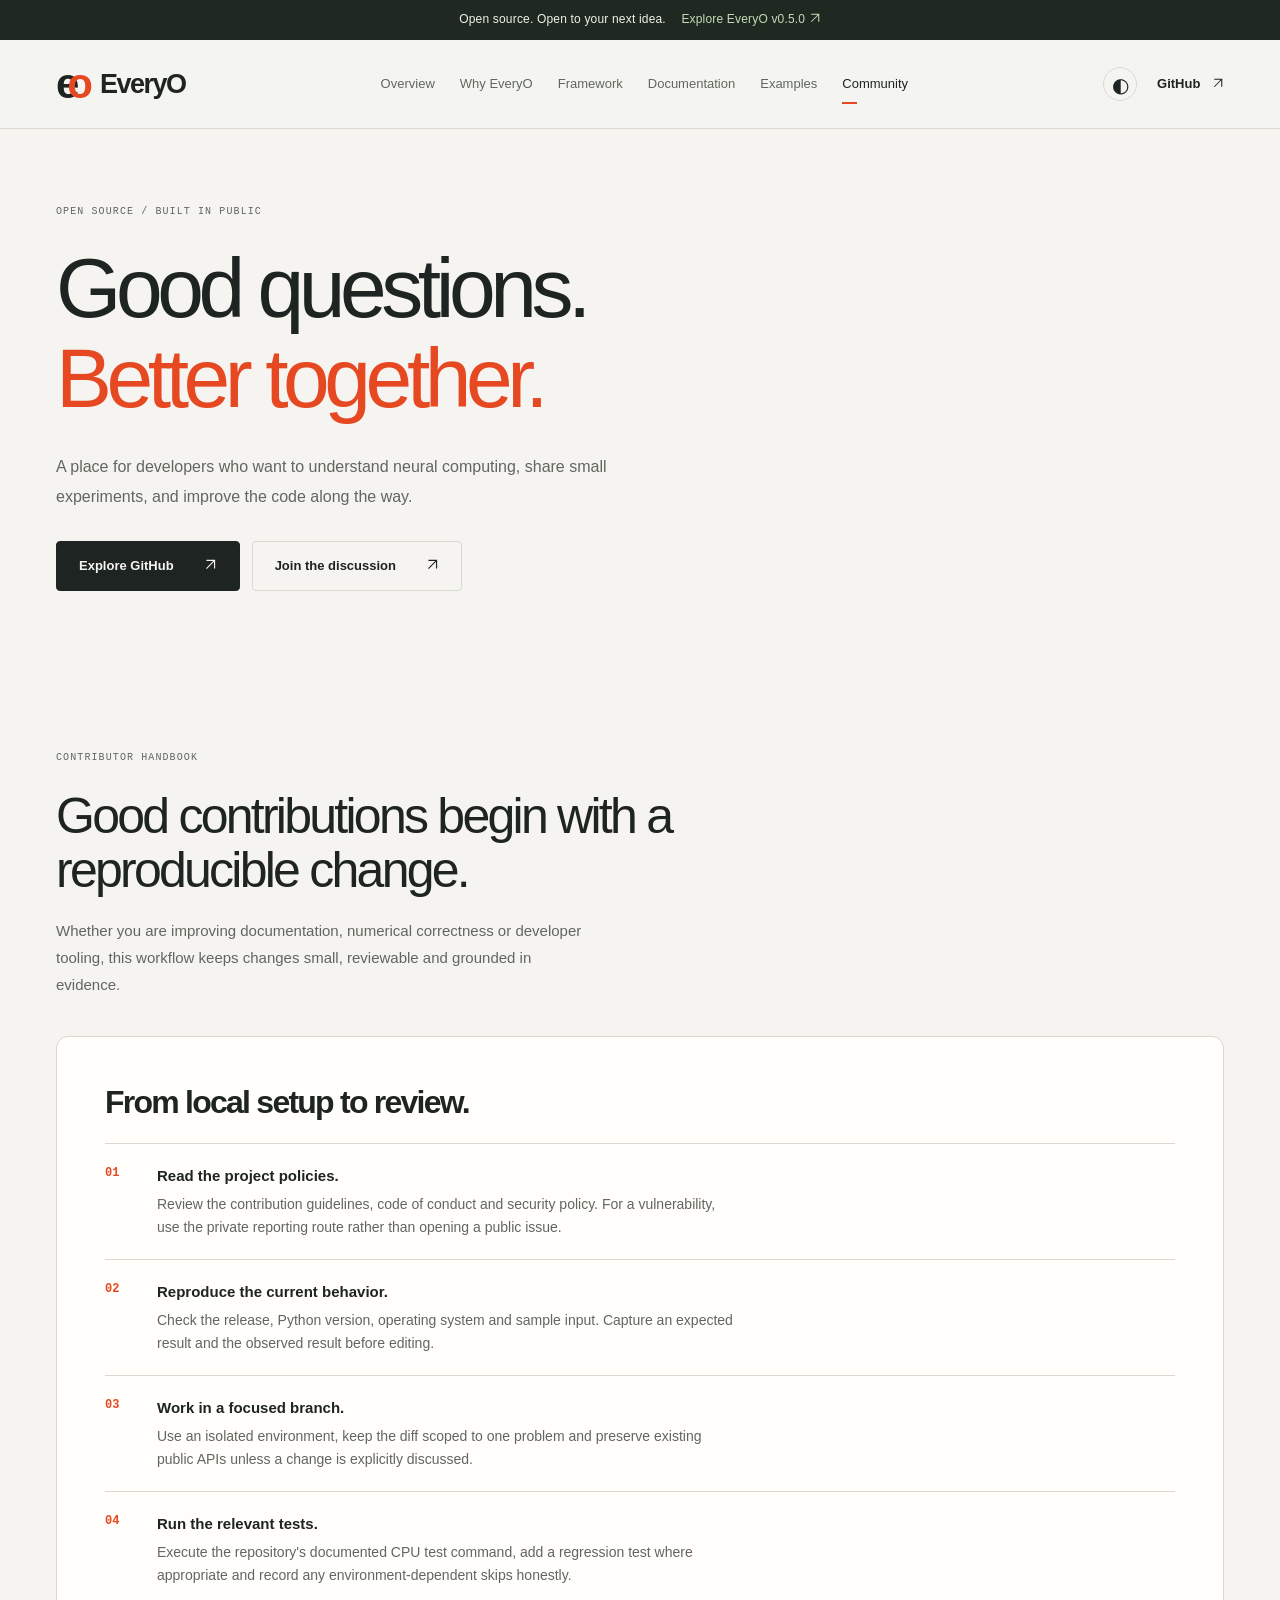
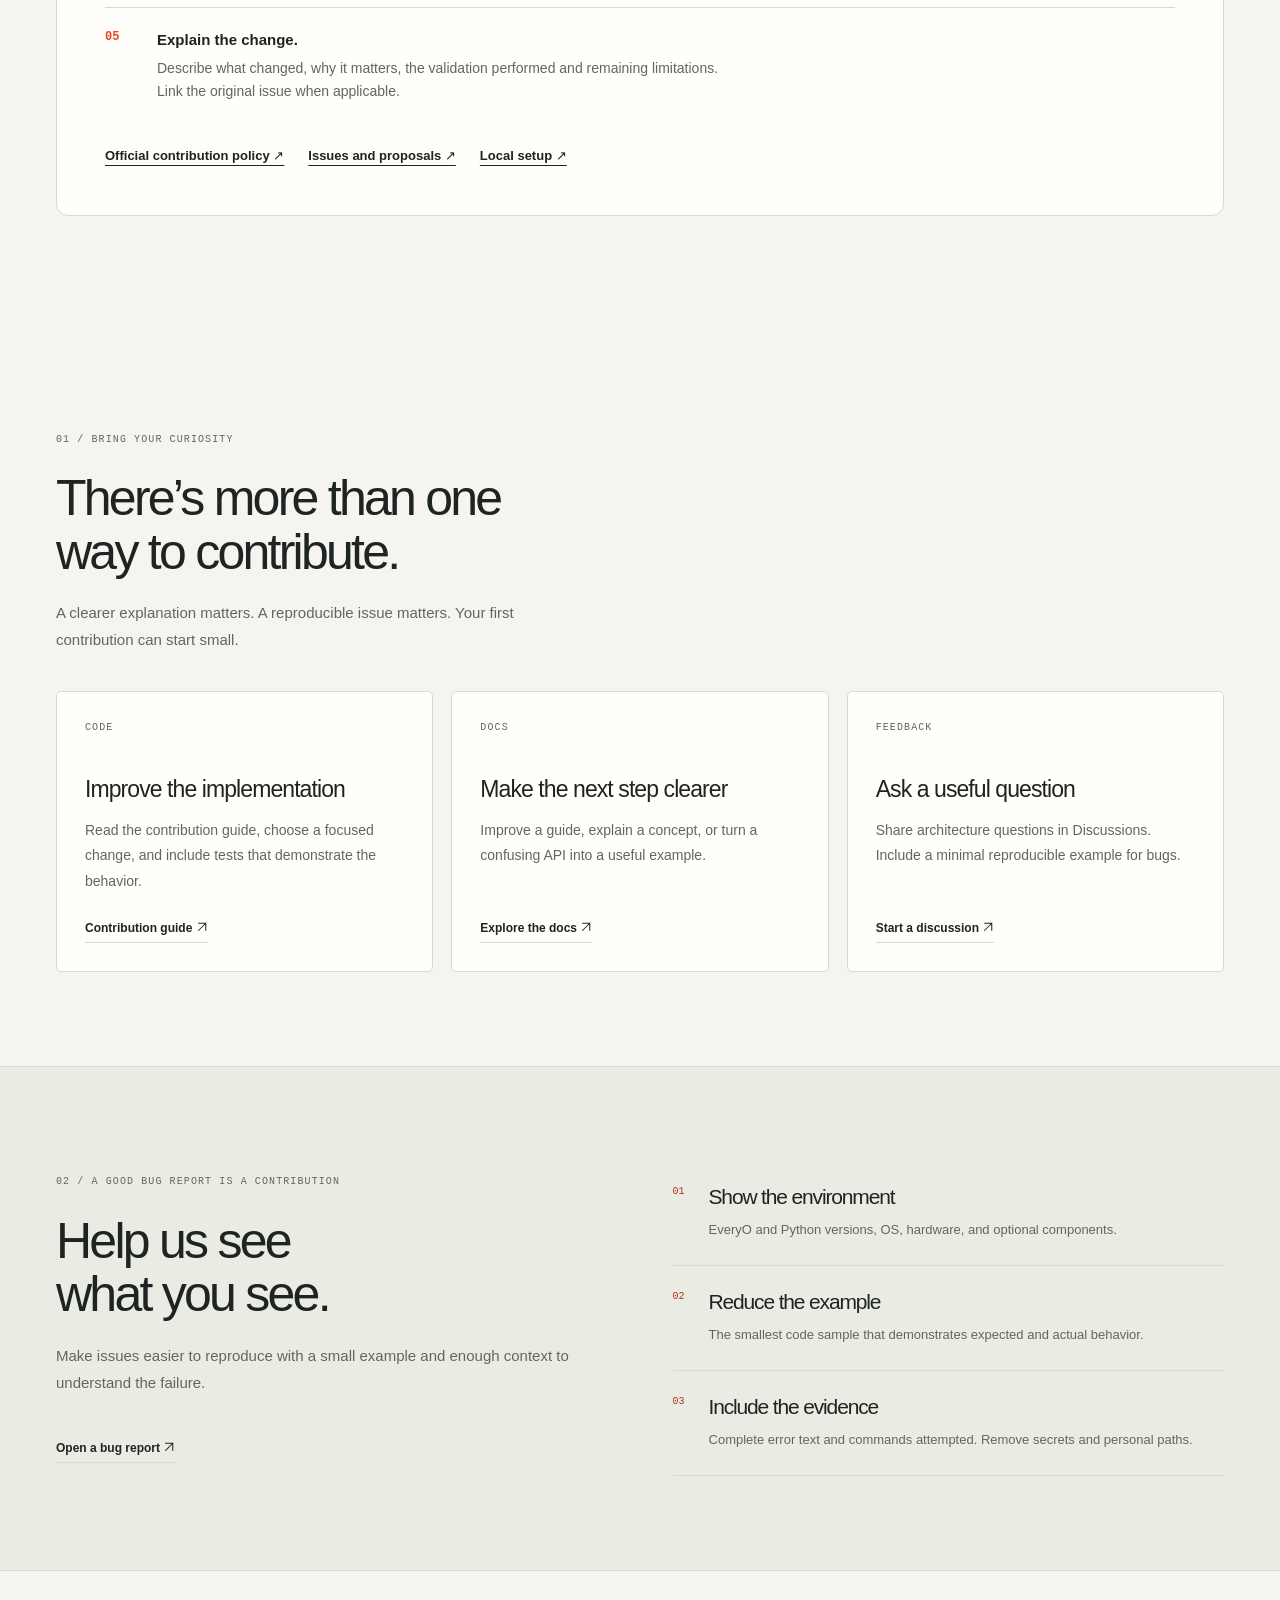
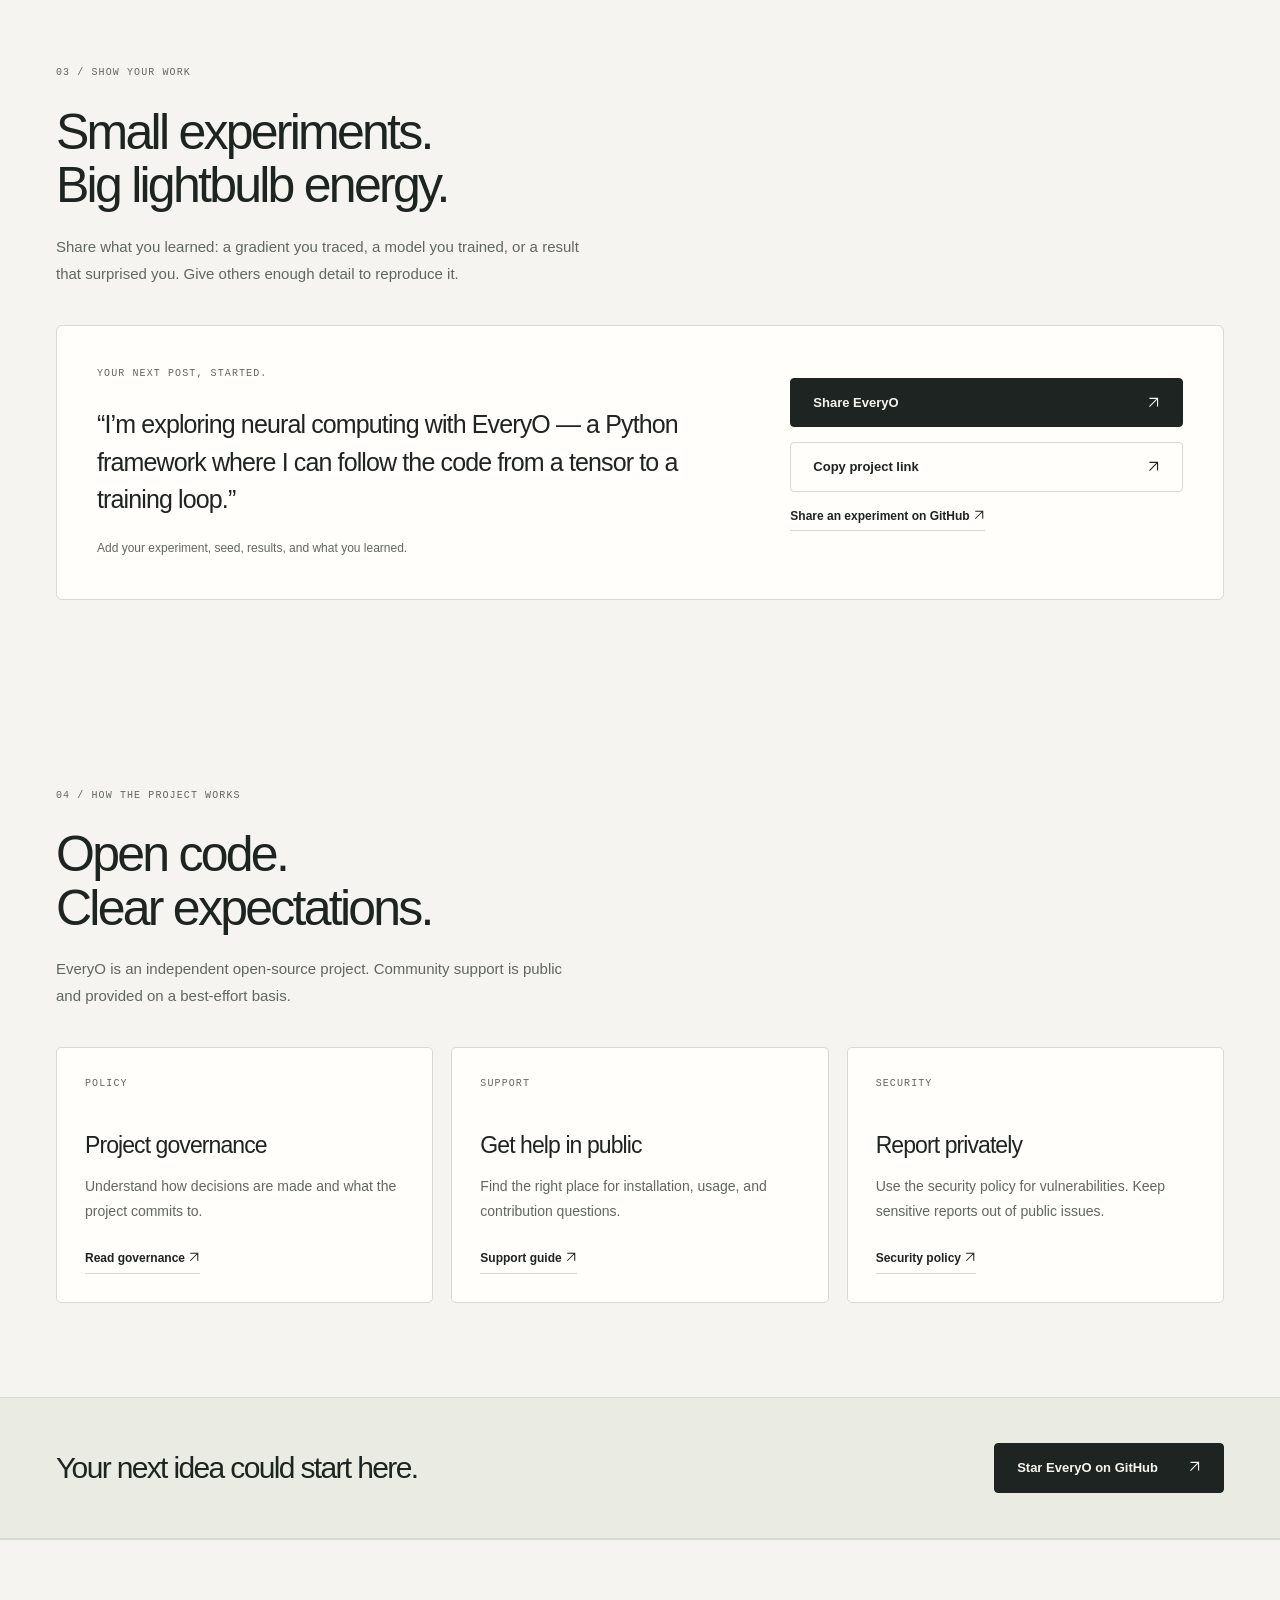
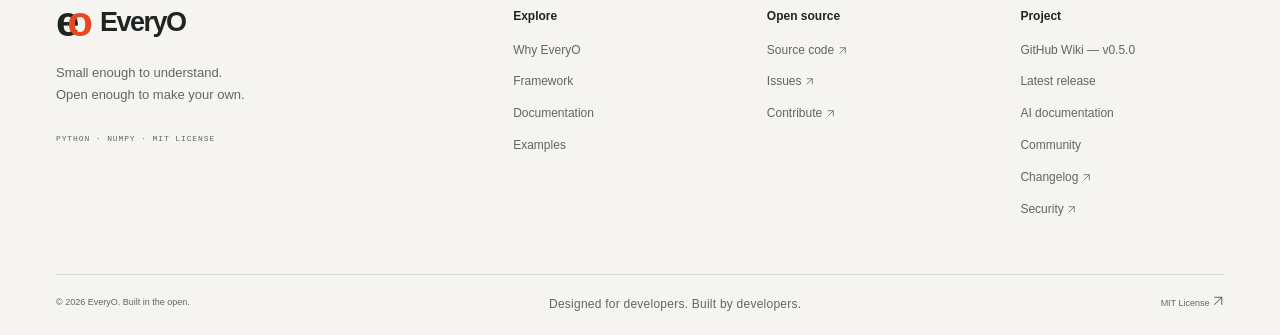
<file: community.html>
<!doctype html>
<html lang="en" data-theme="light">
  <head>
    <meta charset="utf-8" />
    <meta name="viewport" content="width=device-width,initial-scale=1" />
    <title>EveryO Community — Contribute, Discuss &amp; Share</title>
    <meta
      name="description"
      content="Contribute code or documentation to EveryO, ask technical questions, report reproducible bugs, and share neural-computing experiments with the community."
    />
    <meta
      name="robots"
      content="index,follow,max-image-preview:large,max-snippet:-1,max-video-preview:-1"
    />
    <meta name="theme-color" content="#f5f4f0" />
    <link
      rel="canonical"
      href="https://krishanth7.github.io/everyo-site/community.html"
    />
    <meta property="og:type" content="website" />
    <meta
      property="og:title"
      content="EveryO Community — Contribute, Discuss &amp; Share"
    />
    <meta
      property="og:description"
      content="Contribute code or documentation to EveryO, ask technical questions, report reproducible bugs, and share neural-computing experiments with the community."
    />
    <meta
      property="og:url"
      content="https://krishanth7.github.io/everyo-site/community.html"
    />
    <meta
      property="og:image"
      content="https://krishanth7.github.io/everyo-site/assets/img/social-card.png"
    />
    <meta property="og:image:width" content="1200" />
    <meta property="og:image:height" content="630" />
    <meta
      property="og:image:alt"
      content="EveryO — Understand the intelligence you build."
    />
    <meta name="twitter:card" content="summary_large_image" />
    <meta
      name="twitter:title"
      content="EveryO Community — Contribute, Discuss &amp; Share"
    />
    <meta
      name="twitter:description"
      content="Contribute code or documentation to EveryO, ask technical questions, report reproducible bugs, and share neural-computing experiments with the community."
    />
    <meta
      name="twitter:image"
      content="https://krishanth7.github.io/everyo-site/assets/img/social-card.png"
    />
    <link rel="icon" type="image/svg+xml" href="assets/img/favicon.svg" />
    <script>
      try {
        var t = localStorage.getItem("everyo-theme");
        document.documentElement.dataset.theme =
          t === "dark" || t === "light"
            ? t
            : matchMedia("(prefers-color-scheme: dark)").matches
              ? "dark"
              : "light";
      } catch (_) {}
    </script>
    <link rel="stylesheet" href="assets/css/developer-site.css" />
    <meta name="author" content="EveryO contributors" />
    <meta
      name="keywords"
      content="EveryO community, open source contributions, neural computing, developer support, reproducible experiments"
    />
    <meta
      name="googlebot"
      content="index,follow,max-image-preview:large,max-snippet:-1"
    />
    <meta property="og:site_name" content="EveryO" />
    <meta property="og:locale" content="en_US" />
    <meta property="og:image:type" content="image/png" />
    <meta
      name="twitter:image:alt"
      content="EveryO — Understand the intelligence you build."
    />
    <link
      rel="alternate"
      type="text/plain"
      title="EveryO LLM index"
      href="llms.txt"
    />
    <link
      rel="alternate"
      type="text/plain"
      title="EveryO expanded AI reference"
      href="llms-full.txt"
    />
    <link rel="stylesheet" href="assets/css/site-experience.css" />
    <link
      rel="sitemap"
      type="application/xml"
      title="EveryO sitemap"
      href="sitemap.xml"
    />
    <link
      rel="alternate"
      type="text/plain"
      title="EveryO AI discovery summary"
      href="ai.txt"
    />
    <script type="application/ld+json">
      {
        "@context": "https://schema.org",
        "@graph": [
          {
            "@type": "WebSite",
            "@id": "https://krishanth7.github.io/everyo-site/#website",
            "url": "https://krishanth7.github.io/everyo-site/",
            "name": "EveryO",
            "inLanguage": "en",
            "description": "Learn and inspect neural computing with a readable Python framework built on NumPy."
          },
          {
            "@type": "SoftwareSourceCode",
            "@id": "https://krishanth7.github.io/everyo-site/#source",
            "name": "EveryO",
            "url": "https://github.com/krishanth7/EveryO",
            "codeRepository": "https://github.com/krishanth7/EveryO",
            "programmingLanguage": "Python",
            "runtimePlatform": "Python 3.9–3.12 with NumPy and Matplotlib",
            "version": "0.5.0",
            "license": "https://opensource.org/license/mit",
            "description": "A neural computing framework built from scratch on NumPy for learning, teaching, and small-scale experiments.",
            "isAccessibleForFree": true,
            "targetProduct": {
              "@id": "https://krishanth7.github.io/everyo-site/#software"
            }
          },
          {
            "@type": "SoftwareApplication",
            "@id": "https://krishanth7.github.io/everyo-site/#software",
            "name": "EveryO",
            "url": "https://krishanth7.github.io/everyo-site/",
            "applicationCategory": "DeveloperApplication",
            "operatingSystem": "Linux, macOS, Windows",
            "softwareVersion": "0.5.0",
            "softwareRequirements": "Python 3.9–3.12, NumPy, Matplotlib",
            "license": "https://opensource.org/license/mit",
            "isAccessibleForFree": true,
            "description": "A neural computing framework built from scratch on NumPy for learning, teaching, and small-scale experiments."
          },
          {
            "@type": "WebPage",
            "@id": "https://krishanth7.github.io/everyo-site/community.html#page",
            "url": "https://krishanth7.github.io/everyo-site/community.html",
            "name": "EveryO Community — Contribute, Discuss & Share",
            "description": "Contribute code or documentation to EveryO, ask technical questions, report reproducible bugs, and share neural-computing experiments with the community.",
            "inLanguage": "en",
            "isPartOf": {
              "@id": "https://krishanth7.github.io/everyo-site/#website"
            },
            "about": {
              "@id": "https://krishanth7.github.io/everyo-site/#source"
            },
            "breadcrumb": {
              "@id": "https://krishanth7.github.io/everyo-site/community.html#breadcrumbs"
            },
            "keywords": "EveryO community, open source contributions, neural computing, developer support, reproducible experiments"
          },
          {
            "@type": "BreadcrumbList",
            "@id": "https://krishanth7.github.io/everyo-site/community.html#breadcrumbs",
            "itemListElement": [
              {
                "@type": "ListItem",
                "position": 1,
                "name": "EveryO",
                "item": "https://krishanth7.github.io/everyo-site/"
              },
              {
                "@type": "ListItem",
                "position": 2,
                "name": "Community",
                "item": "https://krishanth7.github.io/everyo-site/community.html"
              }
            ]
          }
        ]
      }
    </script>
    <link rel="stylesheet" href="assets/css/corporate-refinement.css" />
  </head>
  <body data-page="community">
    <a class="skip" href="#main">Skip to content</a>
    <div class="announcement">
      <a href="https://github.com/krishanth7/EveryO/releases"
        >Open source. Open to your next idea.
        <span
          >Explore EveryO v0.5.0
          <svg
            class="arrow"
            viewBox="0 0 16 16"
            fill="none"
            stroke="currentColor"
            stroke-width="1.4"
            aria-hidden="true"
          >
            <path d="M3 13 13 3M3 3h10v10" /></svg></span
      ></a>
    </div>
    <header class="site-header">
      <div class="container header-inner">
        <a class="brand" href="index.html" aria-label="EveryO home"
          ><span class="brand-mark" aria-hidden="true">e<span>o</span></span
          ><span>EveryO</span></a
        >
        <nav id="nav-links" aria-label="Primary">
          <a data-page="overview" href="index.html">Overview</a
          ><a data-page="why" href="why-everyo.html">Why EveryO</a
          ><a data-page="features" href="features.html">Framework</a
          ><a data-page="documentation" href="documentation.html"
            >Documentation</a
          ><a data-page="examples" href="examples.html">Examples</a
          ><a data-page="community" href="community.html" aria-current="page"
            >Community</a
          >
        </nav>
        <div class="header-actions">
          <button
            id="theme-toggle"
            class="icon-button"
            aria-label="Switch colour theme"
            aria-pressed="false"
            type="button"
          >
            ◐</button
          ><a class="github-link" href="https://github.com/krishanth7/EveryO"
            >GitHub
            <span aria-hidden="true"
              ><svg
                class="arrow"
                viewBox="0 0 16 16"
                fill="none"
                stroke="currentColor"
                stroke-width="1.4"
                aria-hidden="true"
              >
                <path d="M3 13 13 3M3 3h10v10" /></svg></span></a
          ><button
            id="nav-toggle"
            class="icon-button menu-toggle"
            type="button"
            aria-expanded="false"
            aria-controls="nav-links"
            aria-label="Open menu"
          >
            ☰
          </button>
        </div>
      </div>
      <div class="page-progress" aria-hidden="true">
        <span id="page-progress-fill"></span>
      </div>
    </header>
    <main id="main">
      <section class="page-hero container" id="top">
        <p class="eyebrow">OPEN SOURCE / BUILT IN PUBLIC</p>
        <h1>
          Good questions.<br /><span class="accent-word">Better together.</span>
        </h1>
        <p>
          A place for developers who want to understand neural computing, share
          small experiments, and improve the code along the way.
        </p>
        <div class="actions">
          <a class="button" href="https://github.com/krishanth7/EveryO"
            >Explore GitHub
            <span aria-hidden="true"
              ><svg
                class="arrow"
                viewBox="0 0 16 16"
                fill="none"
                stroke="currentColor"
                stroke-width="1.4"
                aria-hidden="true"
              >
                <path d="M3 13 13 3M3 3h10v10" /></svg></span></a
          ><a
            class="button secondary"
            href="https://github.com/krishanth7/EveryO/discussions"
            >Join the discussion
            <span aria-hidden="true"
              ><svg
                class="arrow"
                viewBox="0 0 16 16"
                fill="none"
                stroke="currentColor"
                stroke-width="1.4"
                aria-hidden="true"
              >
                <path d="M3 13 13 3M3 3h10v10" /></svg></span
          ></a>
        </div>
      </section>
      <section class="section container" id="contributor-workflow" aria-labelledby="contributor-workflow-title">
        <div class="section-heading">
          <p class="eyebrow">CONTRIBUTOR HANDBOOK</p>
          <h2 id="contributor-workflow-title">Good contributions begin with a reproducible change.</h2>
          <p>Whether you are improving documentation, numerical correctness or developer tooling, this workflow keeps changes small, reviewable and grounded in evidence.</p>
        </div>
        <div class="guide-panel">
          <h3>From local setup to review.</h3>
          <ol class="guide-steps">
            <li><strong>Read the project policies.</strong><p>Review the contribution guidelines, code of conduct and security policy. For a vulnerability, use the private reporting route rather than opening a public issue.</p></li>
            <li><strong>Reproduce the current behavior.</strong><p>Check the release, Python version, operating system and sample input. Capture an expected result and the observed result before editing.</p></li>
            <li><strong>Work in a focused branch.</strong><p>Use an isolated environment, keep the diff scoped to one problem and preserve existing public APIs unless a change is explicitly discussed.</p></li>
            <li><strong>Run the relevant tests.</strong><p>Execute the repository's documented CPU test command, add a regression test where appropriate and record any environment-dependent skips honestly.</p></li>
            <li><strong>Explain the change.</strong><p>Describe what changed, why it matters, the validation performed and remaining limitations. Link the original issue when applicable.</p></li>
          </ol>
          <div class="guide-actions">
            <a href="https://github.com/krishanth7/EveryO/blob/main/CONTRIBUTING.md">Official contribution policy ↗</a>
            <a href="https://github.com/krishanth7/EveryO/issues">Issues and proposals ↗</a>
            <a href="documentation.html#install">Local setup ↗</a>
          </div>
        </div>
      </section>
      <section class="section container">
        <div class="section-heading">
          <p class="eyebrow">01 / BRING YOUR CURIOSITY</p>
          <h2>There’s more than one<br />way to contribute.</h2>
          <p>
            A clearer explanation matters. A reproducible issue matters. Your
            first contribution can start small.
          </p>
        </div>
        <div class="grid three">
          <article class="card">
            <span class="card-index">CODE</span>
            <h3>Improve the implementation</h3>
            <p>
              Read the contribution guide, choose a focused change, and include
              tests that demonstrate the behavior.
            </p>
            <a
              class="text-link"
              href="https://github.com/krishanth7/EveryO/blob/main/CONTRIBUTING.md"
              >Contribution guide
              <span aria-hidden="true"
                ><svg
                  class="arrow"
                  viewBox="0 0 16 16"
                  fill="none"
                  stroke="currentColor"
                  stroke-width="1.4"
                  aria-hidden="true"
                >
                  <path d="M3 13 13 3M3 3h10v10" /></svg></span
            ></a>
          </article>
          <article class="card">
            <span class="card-index">DOCS</span>
            <h3>Make the next step clearer</h3>
            <p>
              Improve a guide, explain a concept, or turn a confusing API into a
              useful example.
            </p>
            <a
              class="text-link"
              href="https://github.com/krishanth7/EveryO/blob/main/docs/README.md"
              >Explore the docs
              <span aria-hidden="true"
                ><svg
                  class="arrow"
                  viewBox="0 0 16 16"
                  fill="none"
                  stroke="currentColor"
                  stroke-width="1.4"
                  aria-hidden="true"
                >
                  <path d="M3 13 13 3M3 3h10v10" /></svg></span
            ></a>
          </article>
          <article class="card">
            <span class="card-index">FEEDBACK</span>
            <h3>Ask a useful question</h3>
            <p>
              Share architecture questions in Discussions. Include a minimal
              reproducible example for bugs.
            </p>
            <a
              class="text-link"
              href="https://github.com/krishanth7/EveryO/discussions"
              >Start a discussion
              <span aria-hidden="true"
                ><svg
                  class="arrow"
                  viewBox="0 0 16 16"
                  fill="none"
                  stroke="currentColor"
                  stroke-width="1.4"
                  aria-hidden="true"
                >
                  <path d="M3 13 13 3M3 3h10v10" /></svg></span
            ></a>
          </article>
        </div>
      </section>
      <section class="section community-feature">
        <div class="container split">
          <div>
            <div class="section-heading">
              <p class="eyebrow">02 / A GOOD BUG REPORT IS A CONTRIBUTION</p>
              <h2>Help us see<br />what you see.</h2>
              <p>
                Make issues easier to reproduce with a small example and enough
                context to understand the failure.
              </p>
            </div>
            <a
              class="text-link"
              href="https://github.com/krishanth7/EveryO/issues/new?template=bug_report.yml"
              >Open a bug report
              <svg
                class="arrow"
                viewBox="0 0 16 16"
                fill="none"
                stroke="currentColor"
                stroke-width="1.4"
                aria-hidden="true"
              >
                <path d="M3 13 13 3M3 3h10v10" /></svg
            ></a>
          </div>
          <ol class="report-list">
            <li>
              <span>01</span>
              <div>
                <h3>Show the environment</h3>
                <p>
                  EveryO and Python versions, OS, hardware, and optional
                  components.
                </p>
              </div>
            </li>
            <li>
              <span>02</span>
              <div>
                <h3>Reduce the example</h3>
                <p>
                  The smallest code sample that demonstrates expected and actual
                  behavior.
                </p>
              </div>
            </li>
            <li>
              <span>03</span>
              <div>
                <h3>Include the evidence</h3>
                <p>
                  Complete error text and commands attempted. Remove secrets and
                  personal paths.
                </p>
              </div>
            </li>
          </ol>
        </div>
      </section>
      <section class="section container" id="share">
        <div class="section-heading">
          <p class="eyebrow">03 / SHOW YOUR WORK</p>
          <h2>Small experiments.<br />Big lightbulb energy.</h2>
          <p>
            Share what you learned: a gradient you traced, a model you trained,
            or a result that surprised you. Give others enough detail to
            reproduce it.
          </p>
        </div>
        <div class="share-panel">
          <div>
            <span class="eyebrow">YOUR NEXT POST, STARTED.</span>
            <blockquote>
              “I’m exploring neural computing with EveryO — a Python framework
              where I can follow the code from a tensor to a training loop.”
            </blockquote>
            <p>Add your experiment, seed, results, and what you learned.</p>
          </div>
          <div class="share-actions">
            <button class="button" type="button" id="share-project">
              Share EveryO
              <svg
                class="arrow"
                viewBox="0 0 16 16"
                fill="none"
                stroke="currentColor"
                stroke-width="1.4"
                aria-hidden="true"
              >
                <path d="M3 13 13 3M3 3h10v10" />
              </svg></button
            ><button class="button secondary" type="button" id="copy-project">
              Copy project link
              <svg
                class="arrow"
                viewBox="0 0 16 16"
                fill="none"
                stroke="currentColor"
                stroke-width="1.4"
                aria-hidden="true"
              >
                <path d="M3 13 13 3M3 3h10v10" />
              </svg></button
            ><a
              class="text-link"
              href="https://github.com/krishanth7/EveryO/discussions"
              >Share an experiment on GitHub
              <svg
                class="arrow"
                viewBox="0 0 16 16"
                fill="none"
                stroke="currentColor"
                stroke-width="1.4"
                aria-hidden="true"
              >
                <path d="M3 13 13 3M3 3h10v10" /></svg></a
            ><span id="share-status" role="status"></span>
          </div>
        </div>
      </section>
      <section class="section container" id="project-policies">
        <div class="section-heading">
          <p class="eyebrow">04 / HOW THE PROJECT WORKS</p>
          <h2>Open code.<br />Clear expectations.</h2>
          <p>
            EveryO is an independent open-source project. Community support is
            public and provided on a best-effort basis.
          </p>
        </div>
        <div class="grid three">
          <article class="card">
            <span class="card-index">POLICY</span>
            <h3>Project governance</h3>
            <p>
              Understand how decisions are made and what the project commits to.
            </p>
            <a
              class="text-link"
              href="https://github.com/krishanth7/EveryO/blob/main/GOVERNANCE.md"
              >Read governance
              <span aria-hidden="true"
                ><svg
                  class="arrow"
                  viewBox="0 0 16 16"
                  fill="none"
                  stroke="currentColor"
                  stroke-width="1.4"
                  aria-hidden="true"
                >
                  <path d="M3 13 13 3M3 3h10v10" /></svg></span
            ></a>
          </article>
          <article class="card">
            <span class="card-index">SUPPORT</span>
            <h3>Get help in public</h3>
            <p>
              Find the right place for installation, usage, and contribution
              questions.
            </p>
            <a
              class="text-link"
              href="https://github.com/krishanth7/EveryO/blob/main/SUPPORT.md"
              >Support guide
              <span aria-hidden="true"
                ><svg
                  class="arrow"
                  viewBox="0 0 16 16"
                  fill="none"
                  stroke="currentColor"
                  stroke-width="1.4"
                  aria-hidden="true"
                >
                  <path d="M3 13 13 3M3 3h10v10" /></svg></span
            ></a>
          </article>
          <article class="card">
            <span class="card-index">SECURITY</span>
            <h3>Report privately</h3>
            <p>
              Use the security policy for vulnerabilities. Keep sensitive
              reports out of public issues.
            </p>
            <a
              class="text-link"
              href="https://github.com/krishanth7/EveryO/blob/main/SECURITY.md"
              >Security policy
              <span aria-hidden="true"
                ><svg
                  class="arrow"
                  viewBox="0 0 16 16"
                  fill="none"
                  stroke="currentColor"
                  stroke-width="1.4"
                  aria-hidden="true"
                >
                  <path d="M3 13 13 3M3 3h10v10" /></svg></span
            ></a>
          </article>
        </div>
      </section>
      <section class="compact-cta">
        <div class="container">
          <h2>Your next idea could start here.</h2>
          <a class="button" href="https://github.com/krishanth7/EveryO"
            >Star EveryO on GitHub
            <span aria-hidden="true"
              ><svg
                class="arrow"
                viewBox="0 0 16 16"
                fill="none"
                stroke="currentColor"
                stroke-width="1.4"
                aria-hidden="true"
              >
                <path d="M3 13 13 3M3 3h10v10" /></svg></span
          ></a>
        </div>
      </section>
    </main>
    <footer>
      <div class="container">
        <div class="footer-top">
          <div>
            <a class="brand" href="index.html"
              ><span class="brand-mark" aria-hidden="true">e<span>o</span></span
              ><span>EveryO</span></a
            >
            <p>
              Small enough to understand.<br />Open enough to make your own.
            </p>
            <span class="mono">PYTHON · NUMPY · MIT LICENSE</span>
          </div>
          <nav aria-label="Explore">
            <h2>Explore</h2>
            <a href="why-everyo.html">Why EveryO</a>
            <a href="features.html">Framework</a
            ><a href="documentation.html">Documentation</a
            ><a href="examples.html">Examples</a>
          </nav>
          <nav aria-label="Open source">
            <h2>Open source</h2>
            <a href="https://github.com/krishanth7/EveryO"
              >Source code
              <svg
                class="arrow"
                viewBox="0 0 16 16"
                fill="none"
                stroke="currentColor"
                stroke-width="1.4"
                aria-hidden="true"
              >
                <path d="M3 13 13 3M3 3h10v10" /></svg></a
            ><a href="https://github.com/krishanth7/EveryO/issues"
              >Issues
              <svg
                class="arrow"
                viewBox="0 0 16 16"
                fill="none"
                stroke="currentColor"
                stroke-width="1.4"
                aria-hidden="true"
              >
                <path d="M3 13 13 3M3 3h10v10" /></svg></a
            ><a
              href="https://github.com/krishanth7/EveryO/blob/main/CONTRIBUTING.md"
              >Contribute
              <svg
                class="arrow"
                viewBox="0 0 16 16"
                fill="none"
                stroke="currentColor"
                stroke-width="1.4"
                aria-hidden="true"
              >
                <path d="M3 13 13 3M3 3h10v10" /></svg
            ></a>
          </nav>
          <nav aria-label="Project">
            <h2>Project</h2>
            <a href="https://github.com/krishanth7/EveryO/wiki">GitHub Wiki — v0.5.0</a>
            <a href="https://github.com/krishanth7/EveryO/releases/tag/v0.5.0">Latest release</a>
            <a href="llms.txt">AI documentation</a>
            <a href="community.html">Community</a
            ><a
              href="https://github.com/krishanth7/EveryO/blob/main/CHANGELOG.md"
              >Changelog
              <svg
                class="arrow"
                viewBox="0 0 16 16"
                fill="none"
                stroke="currentColor"
                stroke-width="1.4"
                aria-hidden="true"
              >
                <path d="M3 13 13 3M3 3h10v10" /></svg></a
            ><a
              href="https://github.com/krishanth7/EveryO/blob/main/SECURITY.md"
              >Security
              <svg
                class="arrow"
                viewBox="0 0 16 16"
                fill="none"
                stroke="currentColor"
                stroke-width="1.4"
                aria-hidden="true"
              >
                <path d="M3 13 13 3M3 3h10v10" /></svg
            ></a>
          </nav>
        </div>
        <div class="footer-bottom">
          <span>© 2026 EveryO. Built in the open.</span
          ><span class="footer-motto">Designed for developers. Built by developers.</span
          ><a href="https://github.com/krishanth7/EveryO/blob/main/LICENSE"
            >MIT License
            <svg
              class="arrow"
              viewBox="0 0 16 16"
              fill="none"
              stroke="currentColor"
              stroke-width="1.4"
              aria-hidden="true"
            >
              <path d="M3 13 13 3M3 3h10v10" /></svg
          ></a>
        </div>
      </div>
    </footer>
    <script src="assets/js/developer-site.js" defer></script>
    <script src="assets/js/site-experience.js" defer></script>
  </body>
</html>
</file>
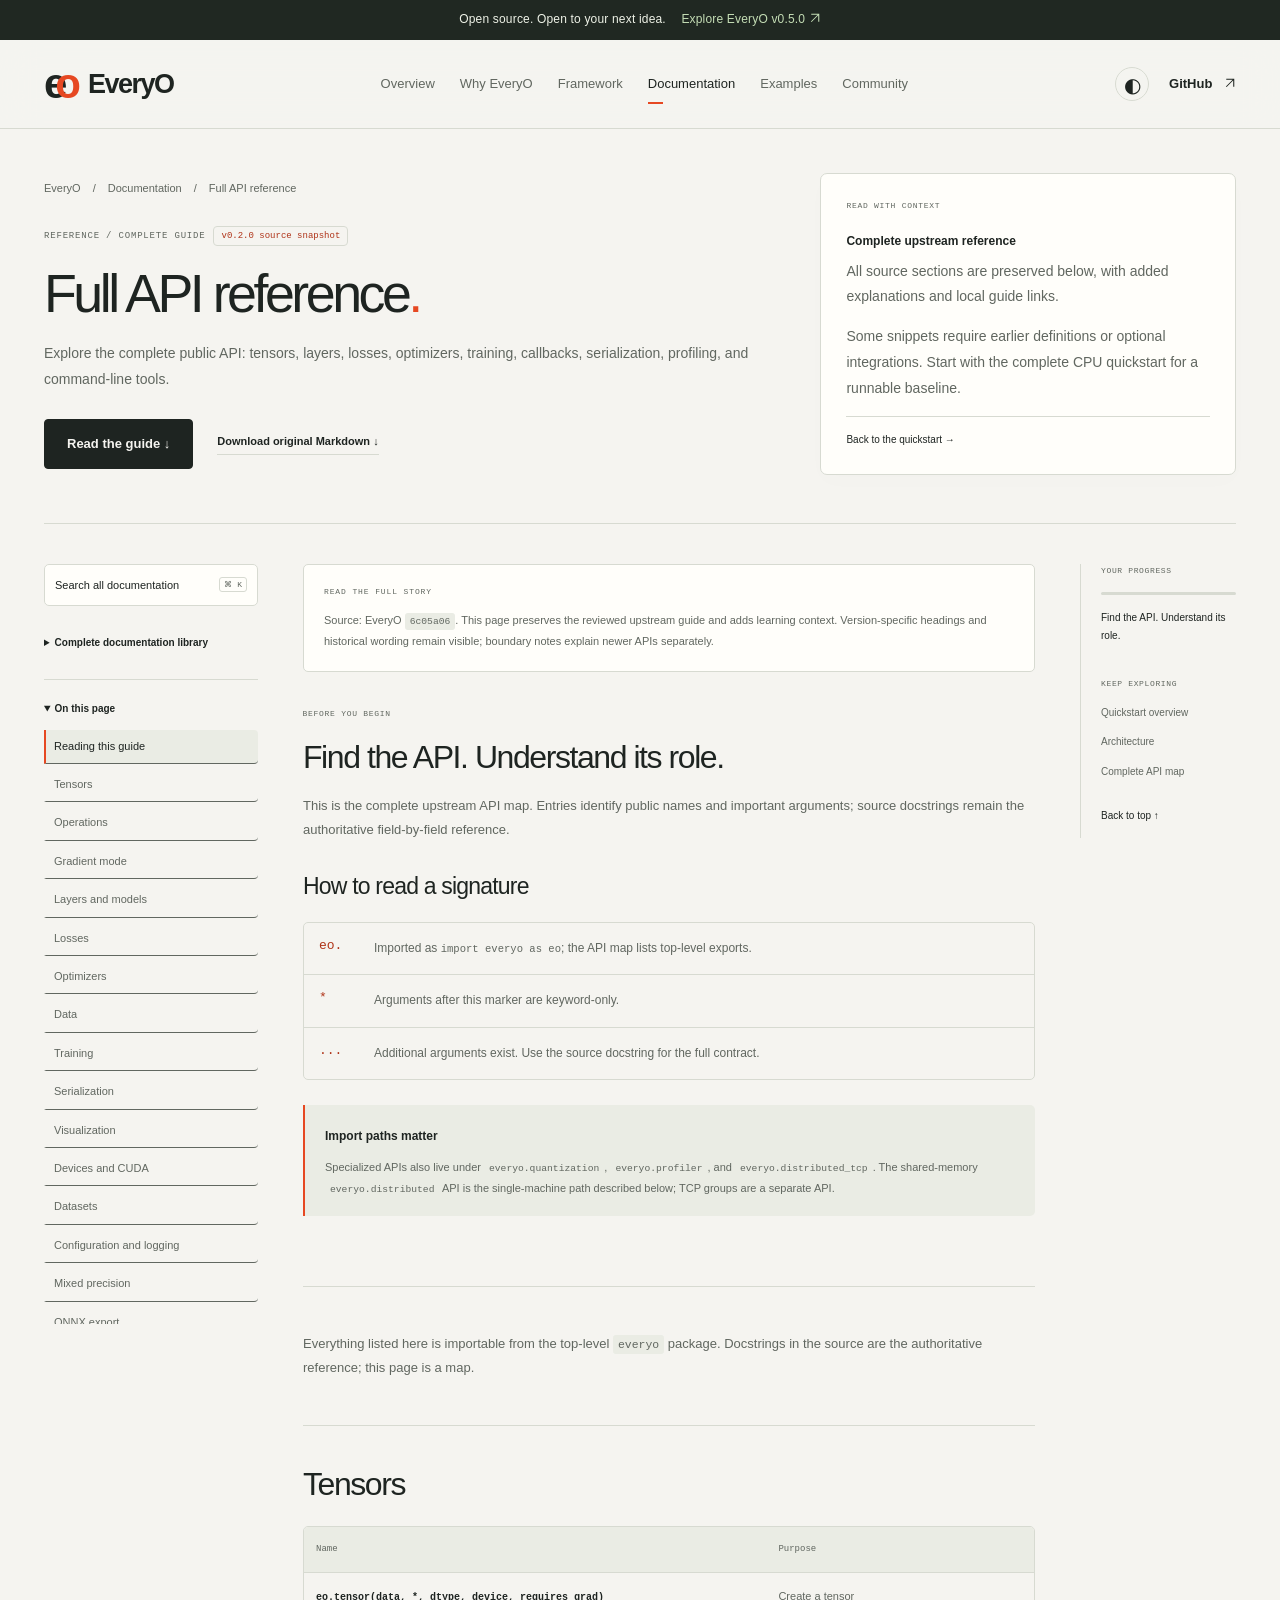
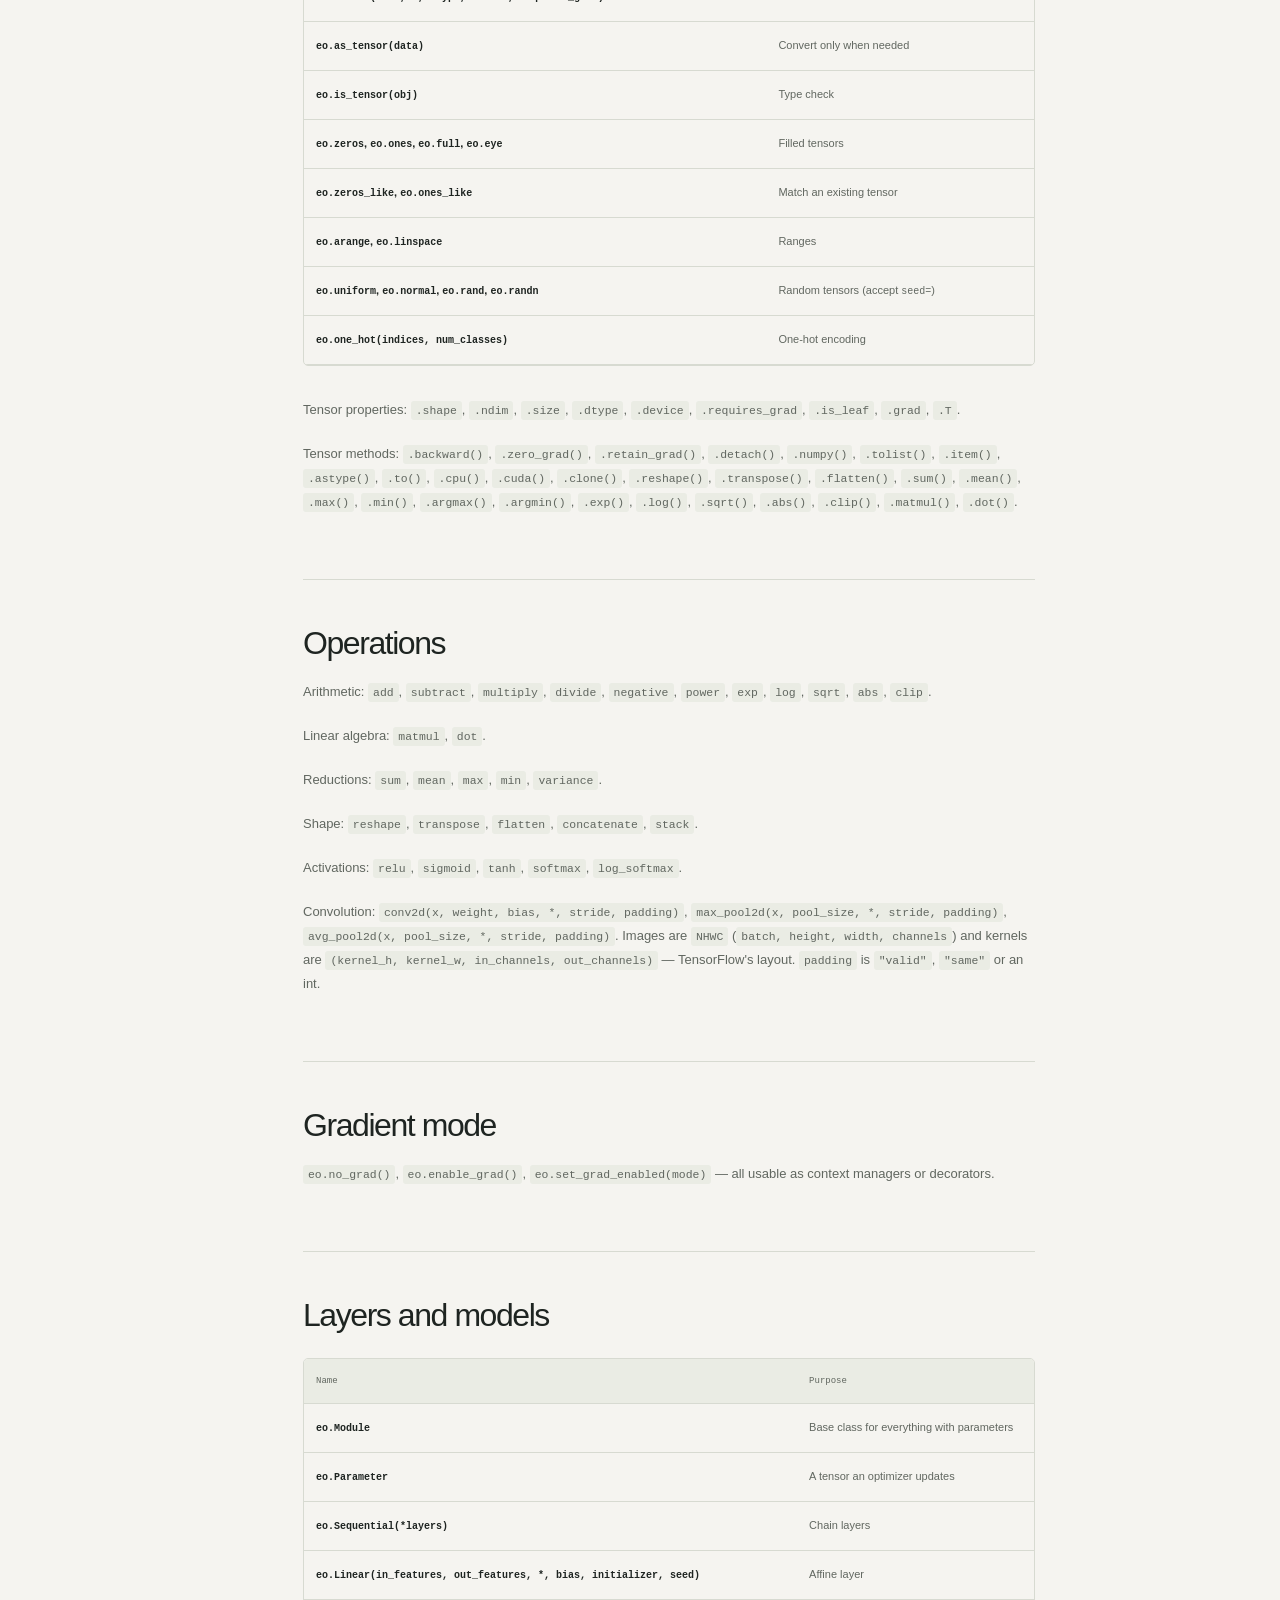
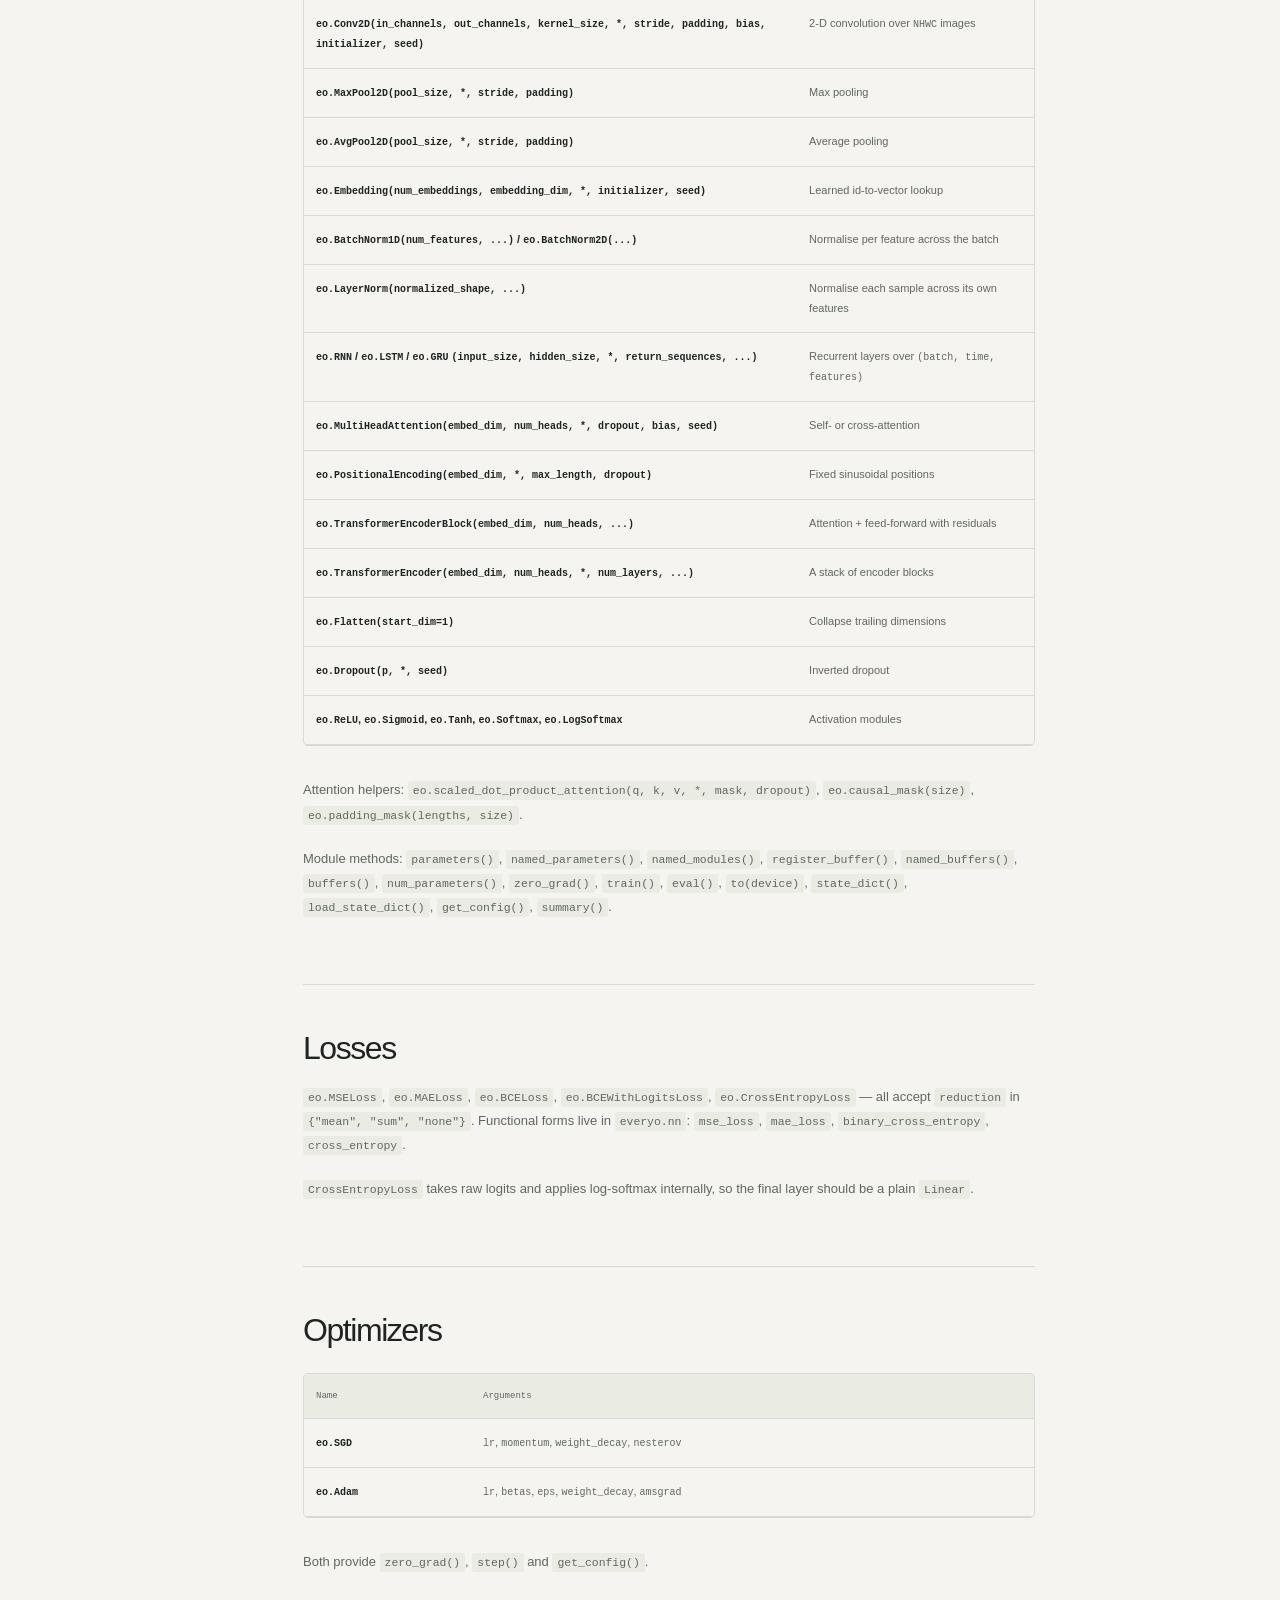
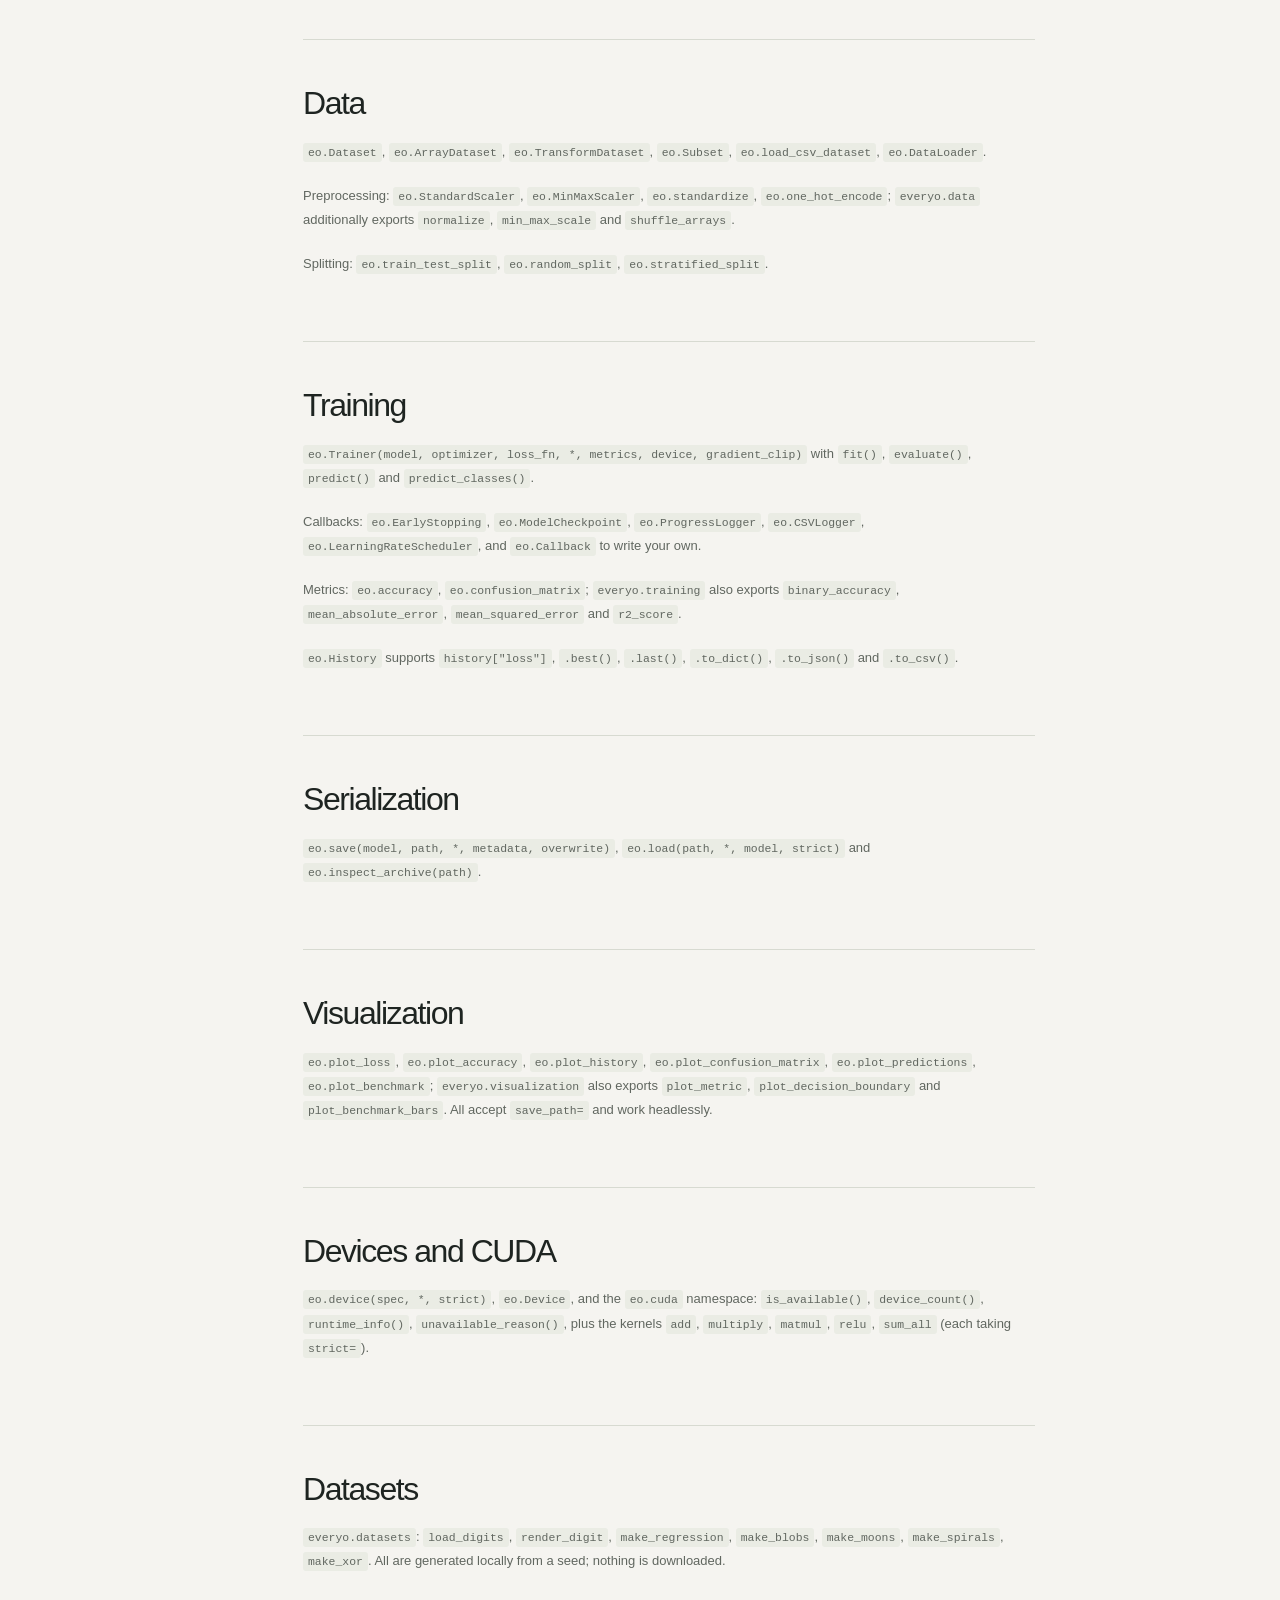
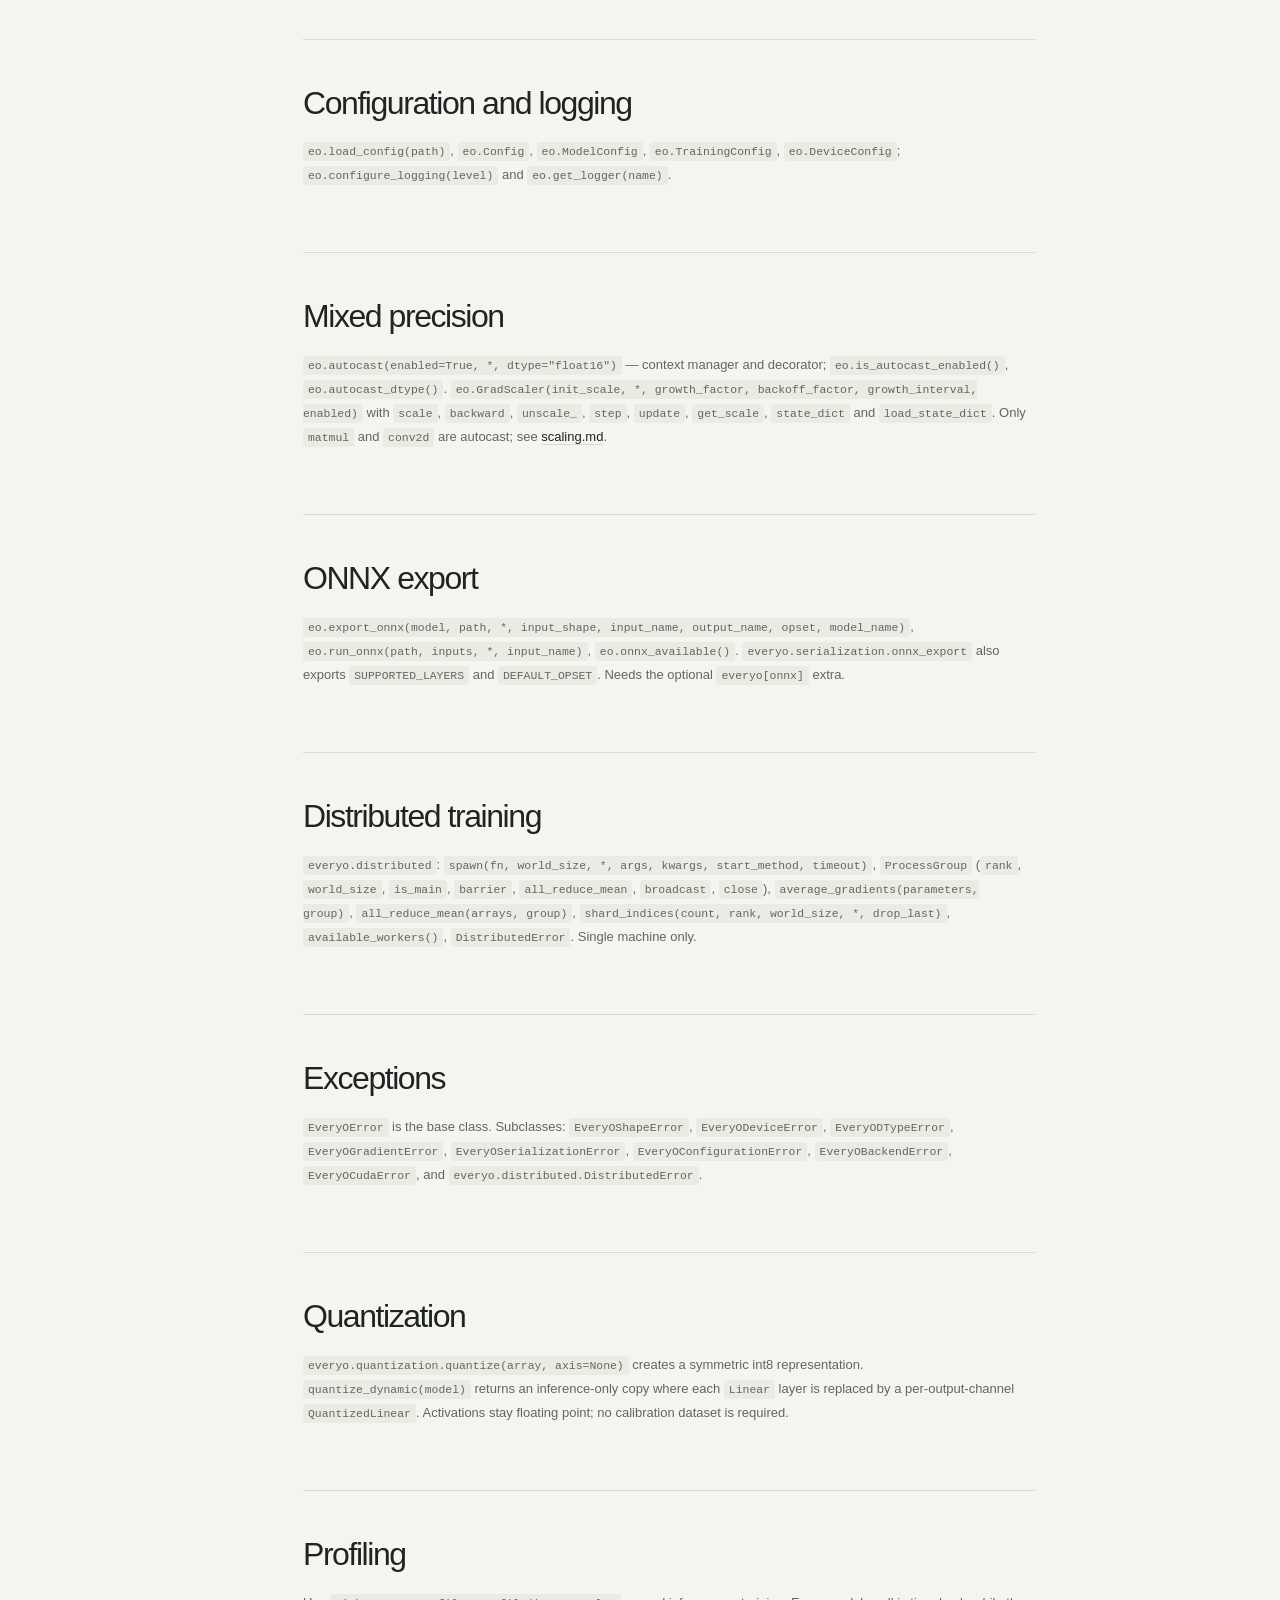
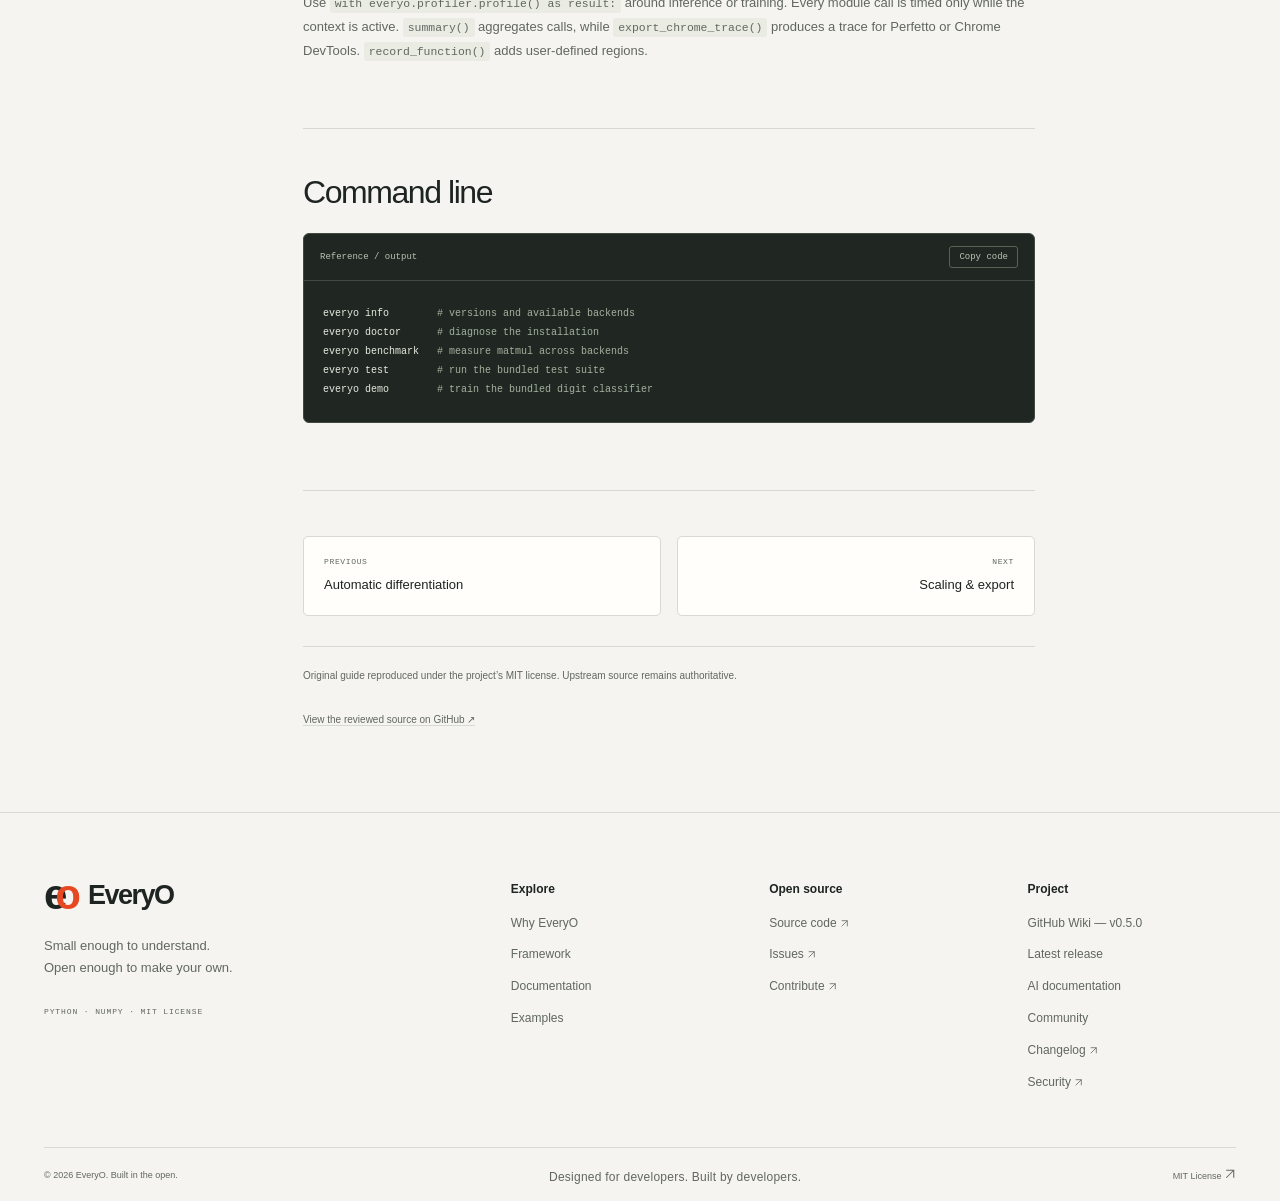
<file: docs-api-reference.html>
<!doctype html>
<html lang="en" data-theme="light">
  <head>
    <meta charset="utf-8" />
    <meta name="viewport" content="width=device-width,initial-scale=1" />
    <title>EveryO Full API reference — Complete Developer Guide</title>
    <meta name="description" content="Explore the complete public API: tensors, layers, losses, optimizers, training, callbacks, serialization, profiling, and command-line tools." />
    <meta
      name="robots"
      content="index,follow,max-image-preview:large,max-snippet:-1,max-video-preview:-1"
    />
    <meta name="theme-color" content="#f5f4f0" />
    <link rel="canonical" href="https://krishanth7.github.io/everyo-site/docs-api-reference.html" />
    <meta property="og:type" content="website" />
    <meta property="og:title" content="EveryO Full API reference — Complete Developer Guide" />
    <meta property="og:description" content="Explore the complete public API: tensors, layers, losses, optimizers, training, callbacks, serialization, profiling, and command-line tools." />
    <meta property="og:url" content="https://krishanth7.github.io/everyo-site/docs-api-reference.html" />
    <meta
      property="og:image"
      content="https://krishanth7.github.io/everyo-site/assets/img/social-card.png"
    />
    <meta property="og:image:width" content="1200" />
    <meta property="og:image:height" content="630" />
    <meta
      property="og:image:alt"
      content="EveryO — Understand the intelligence you build."
    />
    <meta name="twitter:card" content="summary_large_image" />
    <meta name="twitter:title" content="EveryO Full API reference — Complete Developer Guide" />
    <meta name="twitter:description" content="Explore the complete public API: tensors, layers, losses, optimizers, training, callbacks, serialization, profiling, and command-line tools." />
    <meta
      name="twitter:image"
      content="https://krishanth7.github.io/everyo-site/assets/img/social-card.png"
    />
    <link rel="icon" type="image/svg+xml" href="assets/img/favicon.svg" />
    <script>
      try {
        var t = localStorage.getItem("everyo-theme");
        document.documentElement.dataset.theme =
          t === "dark" || t === "light"
            ? t
            : matchMedia("(prefers-color-scheme: dark)").matches
              ? "dark"
              : "light";
      } catch (_) {}
    </script>
    <link rel="stylesheet" href="assets/css/developer-site.css" />
    <link rel="stylesheet" href="assets/css/documentation.css" />
    <meta name="author" content="EveryO contributors" />
    <meta
      name="keywords"
      content="EveryO documentation, Python quickstart, tensor API, autograd tutorial, train classifier, model serialization"
    />
    <meta
      name="googlebot"
      content="index,follow,max-image-preview:large,max-snippet:-1"
    />
    <meta property="og:site_name" content="EveryO" />
    <meta property="og:locale" content="en_US" />
    <meta property="og:image:type" content="image/png" />
    <meta
      name="twitter:image:alt"
      content="EveryO — Understand the intelligence you build."
    />
    <link
      rel="alternate"
      type="text/plain"
      title="EveryO LLM index"
      href="llms.txt"
    />
    <link
      rel="alternate"
      type="text/plain"
      title="EveryO expanded AI reference"
      href="llms-full.txt"
    />
    <link
      rel="alternate"
      type="text/markdown"
      title="EveryO documentation in Markdown"
      href="docs/api-reference.md"
    />
    <link rel="stylesheet" href="assets/css/site-experience.css" />
    <link
      rel="sitemap"
      type="application/xml"
      title="EveryO sitemap"
      href="sitemap.xml"
    />
    <link
      rel="alternate"
      type="text/plain"
      title="EveryO AI discovery summary"
      href="ai.txt"
    />
    <script type="application/ld+json">{
  "@context": "https://schema.org",
  "@graph": [
    {
      "@type": "WebSite",
      "@id": "https://krishanth7.github.io/everyo-site/#website",
      "url": "https://krishanth7.github.io/everyo-site/",
      "name": "EveryO",
      "inLanguage": "en",
      "description": "Learn and inspect neural computing with a readable Python framework built on NumPy."
    },
    {
      "@type": "SoftwareSourceCode",
      "@id": "https://krishanth7.github.io/everyo-site/#source",
      "name": "EveryO",
      "url": "https://github.com/krishanth7/EveryO",
      "codeRepository": "https://github.com/krishanth7/EveryO",
      "programmingLanguage": "Python",
      "runtimePlatform": "Python 3.9–3.12 with NumPy and Matplotlib",
      "version": "0.5.0",
      "license": "https://opensource.org/license/mit",
      "description": "A neural computing framework built from scratch on NumPy for learning, teaching, and small-scale experiments.",
      "isAccessibleForFree": true,
      "targetProduct": {
        "@id": "https://krishanth7.github.io/everyo-site/#software"
      }
    },
    {
      "@type": "SoftwareApplication",
      "@id": "https://krishanth7.github.io/everyo-site/#software",
      "name": "EveryO",
      "url": "https://krishanth7.github.io/everyo-site/",
      "applicationCategory": "DeveloperApplication",
      "operatingSystem": "Linux, macOS, Windows",
      "softwareVersion": "0.5.0",
      "softwareRequirements": "Python 3.9–3.12, NumPy, Matplotlib",
      "license": "https://opensource.org/license/mit",
      "isAccessibleForFree": true,
      "description": "A neural computing framework built from scratch on NumPy for learning, teaching, and small-scale experiments."
    },
    {
      "@type": "TechArticle",
      "@id": "https://krishanth7.github.io/everyo-site/docs-api-reference.html#page",
      "url": "https://krishanth7.github.io/everyo-site/docs-api-reference.html",
      "name": "EveryO Full API reference — Complete Developer Guide",
      "description": "Explore the complete public API: tensors, layers, losses, optimizers, training, callbacks, serialization, profiling, and command-line tools.",
      "inLanguage": "en",
      "isPartOf": {
        "@id": "https://krishanth7.github.io/everyo-site/#website"
      },
      "about": {
        "@id": "https://krishanth7.github.io/everyo-site/#source"
      },
      "breadcrumb": {
        "@id": "https://krishanth7.github.io/everyo-site/docs-api-reference.html#breadcrumbs"
      },
      "keywords": "EveryO documentation, Python quickstart, tensor API, autograd tutorial, train classifier, model serialization",
      "citation": "https://github.com/krishanth7/EveryO/blob/6c05a061eb62fa2646e726d15cac07053d04c79e/docs/api-reference.md"
    },
    {
      "@type": "BreadcrumbList",
      "@id": "https://krishanth7.github.io/everyo-site/docs-api-reference.html#breadcrumbs",
      "itemListElement": [
        {
          "@type": "ListItem",
          "position": 1,
          "name": "EveryO",
          "item": "https://krishanth7.github.io/everyo-site/"
        },
        {
          "@type": "ListItem",
          "position": 2,
          "name": "Documentation",
          "item": "https://krishanth7.github.io/everyo-site/documentation.html"
        },
        {
          "@type": "ListItem",
          "position": 3,
          "name": "Full API reference",
          "item": "https://krishanth7.github.io/everyo-site/docs-api-reference.html"
        }
      ]
    }
  ]
}</script>
  <link rel="stylesheet" href="assets/css/reference-docs.css">
  <link rel="stylesheet" href="assets/css/corporate-refinement.css"></head>
  <body data-page="documentation" class="reference-page">
    <a class="skip" href="#main">Skip to content</a>
    <div class="announcement">
      <a href="https://github.com/krishanth7/EveryO/releases"
        >Open source. Open to your next idea.
        <span
          >Explore EveryO v0.5.0
          <svg
            class="arrow"
            viewBox="0 0 16 16"
            fill="none"
            stroke="currentColor"
            stroke-width="1.4"
            aria-hidden="true"
          >
            <path d="M3 13 13 3M3 3h10v10" /></svg></span
      ></a>
    </div>
    <header class="site-header">
      <div class="container header-inner">
        <a class="brand" href="index.html" aria-label="EveryO home"
          ><span class="brand-mark" aria-hidden="true">e<span>o</span></span
          ><span>EveryO</span></a
        >
        <nav id="nav-links" aria-label="Primary">
          <a data-page="overview" href="index.html">Overview</a
          ><a data-page="why" href="why-everyo.html">Why EveryO</a
          ><a data-page="features" href="features.html">Framework</a
          ><a
            data-page="documentation"
            href="documentation.html"
            aria-current="true"
            >Documentation</a
          ><a data-page="examples" href="examples.html">Examples</a
          ><a data-page="community" href="community.html">Community</a>
        </nav>
        <div class="header-actions">
          <button
            id="theme-toggle"
            class="icon-button"
            aria-label="Switch colour theme"
            aria-pressed="false"
            type="button"
          >
            ◐</button
          ><a class="github-link" href="https://github.com/krishanth7/EveryO"
            >GitHub
            <span aria-hidden="true"
              ><svg
                class="arrow"
                viewBox="0 0 16 16"
                fill="none"
                stroke="currentColor"
                stroke-width="1.4"
                aria-hidden="true"
              >
                <path d="M3 13 13 3M3 3h10v10" /></svg></span></a
          ><button
            id="nav-toggle"
            class="icon-button menu-toggle"
            type="button"
            aria-expanded="false"
            aria-controls="nav-links"
            aria-label="Open menu"
          >
            ☰
          </button>
        </div>
      </div>
      <div class="page-progress" aria-hidden="true">
        <span id="page-progress-fill"></span>
      </div>
    </header>
    <main id="main"><section class="container docs-masthead" id="top"><div><nav class="docs-breadcrumb" aria-label="Breadcrumb"><a href="index.html">EveryO</a><span aria-hidden="true">/</span><a href="documentation.html">Documentation</a><span aria-hidden="true">/</span><span>Full API reference</span></nav><p class="eyebrow">REFERENCE / COMPLETE GUIDE <span class="version-pill">v0.2.0 source snapshot</span></p><h1>Full API reference<span class="accent-word">.</span></h1><p>Explore the complete public API: tensors, layers, losses, optimizers, training, callbacks, serialization, profiling, and command-line tools.</p><div class="docs-hero-actions"><a class="button" href="#reading-this-guide">Read the guide ↓</a><a class="text-link" href="docs/api-reference.md" download>Download original Markdown ↓</a></div></div><div class="docs-intro-card"><span class="eyebrow">READ WITH CONTEXT</span><p><strong>Complete upstream reference</strong>All source sections are preserved below, with added explanations and local guide links.</p><p>Some snippets require earlier definitions or optional integrations. Start with the complete CPU quickstart for a runnable baseline.</p><a href="documentation.html">Back to the quickstart →</a></div></section><div class="container docs-workspace"><aside class="docs-sidebar"><button type="button" class="docs-search-trigger" id="docs-search-open" aria-haspopup="dialog" aria-controls="docs-search"><span>Search all documentation</span><kbd>⌘ K</kbd></button><!-- DOC-LIBRARY:START --><details class="docs-library"><summary>Complete documentation library</summary><nav aria-label="Documentation library"><a href="documentation.html">Quickstart overview</a><a href="docs-getting-started.html">Getting started</a><a href="docs-architecture.html">Architecture</a><a href="docs-autograd.html">Automatic differentiation</a><a href="docs-api-reference.html" aria-current="page">Full API reference</a><a href="docs-scaling.html">Scaling &amp; export</a><a href="docs-cuda.html">CUDA &amp; devices</a><a href="docs-troubleshooting.html">Troubleshooting</a></nav></details><!-- DOC-LIBRARY:END --><details class="docs-page-toc" open><summary>On this page</summary><nav aria-label="On this page"><a href="#reading-this-guide">Reading this guide</a><a href="#tensors">Tensors</a><a href="#operations">Operations</a><a href="#gradient-mode">Gradient mode</a><a href="#layers-and-models">Layers and models</a><a href="#losses">Losses</a><a href="#optimizers">Optimizers</a><a href="#data">Data</a><a href="#training">Training</a><a href="#serialization">Serialization</a><a href="#visualization">Visualization</a><a href="#devices-and-cuda">Devices and CUDA</a><a href="#datasets">Datasets</a><a href="#configuration-and-logging">Configuration and logging</a><a href="#mixed-precision">Mixed precision</a><a href="#onnx-export">ONNX export</a><a href="#distributed-training">Distributed training</a><a href="#exceptions">Exceptions</a><a href="#quantization">Quantization</a><a href="#profiling">Profiling</a><a href="#command-line">Command line</a></nav></details><div class="docs-sidebar-resources"><a href="docs/api-reference.md" download>Original Markdown ↓</a><a href="llms-full.txt">Full AI reference →</a><a href="examples.html">Runnable examples →</a></div></aside><article class="docs-content reference-content"><div class="docs-source-note"><span class="eyebrow">READ THE FULL STORY</span><p>Source: EveryO <code>6c05a06</code>. This page preserves the reviewed upstream guide and adds learning context. Version-specific headings and historical wording remain visible; boundary notes explain newer APIs separately.</p></div><section id="reading-this-guide" data-doc-section><p class="eyebrow">BEFORE YOU BEGIN</p><h2>Find the API. Understand its role.</h2><p>This is the complete upstream API map. Entries identify public names and important arguments; source docstrings remain the authoritative field-by-field reference.</p><div class="reference-key"><h3>How to read a signature</h3><dl><div><dt>eo.</dt><dd>Imported as <code>import everyo as eo</code>; the API map lists top-level exports.</dd></div><div><dt>*</dt><dd>Arguments after this marker are keyword-only.</dd></div><div><dt>...</dt><dd>Additional arguments exist. Use the source docstring for the full contract.</dd></div></dl></div><div class="callout"><b>Import paths matter</b><p>Specialized APIs also live under <code>everyo.quantization</code>, <code>everyo.profiler</code>, and <code>everyo.distributed_tcp</code>. The shared-memory <code>everyo.distributed</code> API is the single-machine path described below; TCP groups are a separate API.</p></div></section><div class="reference-intro"><p>Everything listed here is importable from the top-level <code>everyo</code> package.
Docstrings in the source are the authoritative reference; this page is a map.</p>
</div><section id="tensors" data-doc-section><h2>Tensors</h2>
<div class="table-scroll"><table>
<thead>
<tr>
<th>Name</th>
<th>Purpose</th>
</tr>
</thead>
<tbody>
<tr>
<td><code>eo.tensor(data, *, dtype, device, requires_grad)</code></td>
<td>Create a tensor</td>
</tr>
<tr>
<td><code>eo.as_tensor(data)</code></td>
<td>Convert only when needed</td>
</tr>
<tr>
<td><code>eo.is_tensor(obj)</code></td>
<td>Type check</td>
</tr>
<tr>
<td><code>eo.zeros</code>, <code>eo.ones</code>, <code>eo.full</code>, <code>eo.eye</code></td>
<td>Filled tensors</td>
</tr>
<tr>
<td><code>eo.zeros_like</code>, <code>eo.ones_like</code></td>
<td>Match an existing tensor</td>
</tr>
<tr>
<td><code>eo.arange</code>, <code>eo.linspace</code></td>
<td>Ranges</td>
</tr>
<tr>
<td><code>eo.uniform</code>, <code>eo.normal</code>, <code>eo.rand</code>, <code>eo.randn</code></td>
<td>Random tensors (accept <code>seed=</code>)</td>
</tr>
<tr>
<td><code>eo.one_hot(indices, num_classes)</code></td>
<td>One-hot encoding</td>
</tr>
</tbody>
</table></div>
<p>Tensor properties: <code>.shape</code>, <code>.ndim</code>, <code>.size</code>, <code>.dtype</code>, <code>.device</code>,
<code>.requires_grad</code>, <code>.is_leaf</code>, <code>.grad</code>, <code>.T</code>.</p>
<p>Tensor methods: <code>.backward()</code>, <code>.zero_grad()</code>, <code>.retain_grad()</code>, <code>.detach()</code>,
<code>.numpy()</code>, <code>.tolist()</code>, <code>.item()</code>, <code>.astype()</code>, <code>.to()</code>, <code>.cpu()</code>, <code>.cuda()</code>,
<code>.clone()</code>, <code>.reshape()</code>, <code>.transpose()</code>, <code>.flatten()</code>, <code>.sum()</code>, <code>.mean()</code>,
<code>.max()</code>, <code>.min()</code>, <code>.argmax()</code>, <code>.argmin()</code>, <code>.exp()</code>, <code>.log()</code>, <code>.sqrt()</code>,
<code>.abs()</code>, <code>.clip()</code>, <code>.matmul()</code>, <code>.dot()</code>.</p>
</section><section id="operations" data-doc-section><h2>Operations</h2>
<p>Arithmetic: <code>add</code>, <code>subtract</code>, <code>multiply</code>, <code>divide</code>, <code>negative</code>, <code>power</code>,
<code>exp</code>, <code>log</code>, <code>sqrt</code>, <code>abs</code>, <code>clip</code>.</p>
<p>Linear algebra: <code>matmul</code>, <code>dot</code>.</p>
<p>Reductions: <code>sum</code>, <code>mean</code>, <code>max</code>, <code>min</code>, <code>variance</code>.</p>
<p>Shape: <code>reshape</code>, <code>transpose</code>, <code>flatten</code>, <code>concatenate</code>, <code>stack</code>.</p>
<p>Activations: <code>relu</code>, <code>sigmoid</code>, <code>tanh</code>, <code>softmax</code>, <code>log_softmax</code>.</p>
<p>Convolution: <code>conv2d(x, weight, bias, *, stride, padding)</code>,
<code>max_pool2d(x, pool_size, *, stride, padding)</code>,
<code>avg_pool2d(x, pool_size, *, stride, padding)</code>. Images are <code>NHWC</code>
(<code>batch, height, width, channels</code>) and kernels are
<code>(kernel_h, kernel_w, in_channels, out_channels)</code> — TensorFlow's layout.
<code>padding</code> is <code>&quot;valid&quot;</code>, <code>&quot;same&quot;</code> or an int.</p>
</section><section id="gradient-mode" data-doc-section><h2>Gradient mode</h2>
<p><code>eo.no_grad()</code>, <code>eo.enable_grad()</code>, <code>eo.set_grad_enabled(mode)</code> — all usable as
context managers or decorators.</p>
</section><section id="layers-and-models" data-doc-section><h2>Layers and models</h2>
<div class="table-scroll"><table>
<thead>
<tr>
<th>Name</th>
<th>Purpose</th>
</tr>
</thead>
<tbody>
<tr>
<td><code>eo.Module</code></td>
<td>Base class for everything with parameters</td>
</tr>
<tr>
<td><code>eo.Parameter</code></td>
<td>A tensor an optimizer updates</td>
</tr>
<tr>
<td><code>eo.Sequential(*layers)</code></td>
<td>Chain layers</td>
</tr>
<tr>
<td><code>eo.Linear(in_features, out_features, *, bias, initializer, seed)</code></td>
<td>Affine layer</td>
</tr>
<tr>
<td><code>eo.Conv2D(in_channels, out_channels, kernel_size, *, stride, padding, bias, initializer, seed)</code></td>
<td>2-D convolution over <code>NHWC</code> images</td>
</tr>
<tr>
<td><code>eo.MaxPool2D(pool_size, *, stride, padding)</code></td>
<td>Max pooling</td>
</tr>
<tr>
<td><code>eo.AvgPool2D(pool_size, *, stride, padding)</code></td>
<td>Average pooling</td>
</tr>
<tr>
<td><code>eo.Embedding(num_embeddings, embedding_dim, *, initializer, seed)</code></td>
<td>Learned id-to-vector lookup</td>
</tr>
<tr>
<td><code>eo.BatchNorm1D(num_features, ...)</code> / <code>eo.BatchNorm2D(...)</code></td>
<td>Normalise per feature across the batch</td>
</tr>
<tr>
<td><code>eo.LayerNorm(normalized_shape, ...)</code></td>
<td>Normalise each sample across its own features</td>
</tr>
<tr>
<td><code>eo.RNN</code> / <code>eo.LSTM</code> / <code>eo.GRU</code> <code>(input_size, hidden_size, *, return_sequences, ...)</code></td>
<td>Recurrent layers over <code>(batch, time, features)</code></td>
</tr>
<tr>
<td><code>eo.MultiHeadAttention(embed_dim, num_heads, *, dropout, bias, seed)</code></td>
<td>Self- or cross-attention</td>
</tr>
<tr>
<td><code>eo.PositionalEncoding(embed_dim, *, max_length, dropout)</code></td>
<td>Fixed sinusoidal positions</td>
</tr>
<tr>
<td><code>eo.TransformerEncoderBlock(embed_dim, num_heads, ...)</code></td>
<td>Attention + feed-forward with residuals</td>
</tr>
<tr>
<td><code>eo.TransformerEncoder(embed_dim, num_heads, *, num_layers, ...)</code></td>
<td>A stack of encoder blocks</td>
</tr>
<tr>
<td><code>eo.Flatten(start_dim=1)</code></td>
<td>Collapse trailing dimensions</td>
</tr>
<tr>
<td><code>eo.Dropout(p, *, seed)</code></td>
<td>Inverted dropout</td>
</tr>
<tr>
<td><code>eo.ReLU</code>, <code>eo.Sigmoid</code>, <code>eo.Tanh</code>, <code>eo.Softmax</code>, <code>eo.LogSoftmax</code></td>
<td>Activation modules</td>
</tr>
</tbody>
</table></div>
<p>Attention helpers: <code>eo.scaled_dot_product_attention(q, k, v, *, mask, dropout)</code>,
<code>eo.causal_mask(size)</code>, <code>eo.padding_mask(lengths, size)</code>.</p>
<p>Module methods: <code>parameters()</code>, <code>named_parameters()</code>, <code>named_modules()</code>,
<code>register_buffer()</code>, <code>named_buffers()</code>, <code>buffers()</code>,
<code>num_parameters()</code>, <code>zero_grad()</code>, <code>train()</code>, <code>eval()</code>, <code>to(device)</code>,
<code>state_dict()</code>, <code>load_state_dict()</code>, <code>get_config()</code>, <code>summary()</code>.</p>
</section><section id="losses" data-doc-section><h2>Losses</h2>
<p><code>eo.MSELoss</code>, <code>eo.MAELoss</code>, <code>eo.BCELoss</code>, <code>eo.BCEWithLogitsLoss</code>,
<code>eo.CrossEntropyLoss</code> — all accept <code>reduction</code> in <code>{&quot;mean&quot;, &quot;sum&quot;, &quot;none&quot;}</code>.
Functional forms live in <code>everyo.nn</code>: <code>mse_loss</code>, <code>mae_loss</code>,
<code>binary_cross_entropy</code>, <code>cross_entropy</code>.</p>
<p><code>CrossEntropyLoss</code> takes raw logits and applies log-softmax internally, so the
final layer should be a plain <code>Linear</code>.</p>
</section><section id="optimizers" data-doc-section><h2>Optimizers</h2>
<div class="table-scroll"><table>
<thead>
<tr>
<th>Name</th>
<th>Arguments</th>
</tr>
</thead>
<tbody>
<tr>
<td><code>eo.SGD</code></td>
<td><code>lr</code>, <code>momentum</code>, <code>weight_decay</code>, <code>nesterov</code></td>
</tr>
<tr>
<td><code>eo.Adam</code></td>
<td><code>lr</code>, <code>betas</code>, <code>eps</code>, <code>weight_decay</code>, <code>amsgrad</code></td>
</tr>
</tbody>
</table></div>
<p>Both provide <code>zero_grad()</code>, <code>step()</code> and <code>get_config()</code>.</p>
</section><section id="data" data-doc-section><h2>Data</h2>
<p><code>eo.Dataset</code>, <code>eo.ArrayDataset</code>, <code>eo.TransformDataset</code>, <code>eo.Subset</code>,
<code>eo.load_csv_dataset</code>, <code>eo.DataLoader</code>.</p>
<p>Preprocessing: <code>eo.StandardScaler</code>, <code>eo.MinMaxScaler</code>, <code>eo.standardize</code>,
<code>eo.one_hot_encode</code>; <code>everyo.data</code> additionally exports <code>normalize</code>,
<code>min_max_scale</code> and <code>shuffle_arrays</code>.</p>
<p>Splitting: <code>eo.train_test_split</code>, <code>eo.random_split</code>, <code>eo.stratified_split</code>.</p>
</section><section id="training" data-doc-section><h2>Training</h2>
<p><code>eo.Trainer(model, optimizer, loss_fn, *, metrics, device, gradient_clip)</code> with
<code>fit()</code>, <code>evaluate()</code>, <code>predict()</code> and <code>predict_classes()</code>.</p>
<p>Callbacks: <code>eo.EarlyStopping</code>, <code>eo.ModelCheckpoint</code>, <code>eo.ProgressLogger</code>,
<code>eo.CSVLogger</code>, <code>eo.LearningRateScheduler</code>, and <code>eo.Callback</code> to write your own.</p>
<p>Metrics: <code>eo.accuracy</code>, <code>eo.confusion_matrix</code>; <code>everyo.training</code> also exports
<code>binary_accuracy</code>, <code>mean_absolute_error</code>, <code>mean_squared_error</code> and <code>r2_score</code>.</p>
<p><code>eo.History</code> supports <code>history[&quot;loss&quot;]</code>, <code>.best()</code>, <code>.last()</code>, <code>.to_dict()</code>,
<code>.to_json()</code> and <code>.to_csv()</code>.</p>
</section><section id="serialization" data-doc-section><h2>Serialization</h2>
<p><code>eo.save(model, path, *, metadata, overwrite)</code>, <code>eo.load(path, *, model, strict)</code>
and <code>eo.inspect_archive(path)</code>.</p>
</section><section id="visualization" data-doc-section><h2>Visualization</h2>
<p><code>eo.plot_loss</code>, <code>eo.plot_accuracy</code>, <code>eo.plot_history</code>, <code>eo.plot_confusion_matrix</code>,
<code>eo.plot_predictions</code>, <code>eo.plot_benchmark</code>; <code>everyo.visualization</code> also exports
<code>plot_metric</code>, <code>plot_decision_boundary</code> and <code>plot_benchmark_bars</code>. All accept
<code>save_path=</code> and work headlessly.</p>
</section><section id="devices-and-cuda" data-doc-section><h2>Devices and CUDA</h2>
<p><code>eo.device(spec, *, strict)</code>, <code>eo.Device</code>, and the <code>eo.cuda</code> namespace:
<code>is_available()</code>, <code>device_count()</code>, <code>runtime_info()</code>, <code>unavailable_reason()</code>,
plus the kernels <code>add</code>, <code>multiply</code>, <code>matmul</code>, <code>relu</code>, <code>sum_all</code> (each taking
<code>strict=</code>).</p>
</section><section id="datasets" data-doc-section><h2>Datasets</h2>
<p><code>everyo.datasets</code>: <code>load_digits</code>, <code>render_digit</code>, <code>make_regression</code>,
<code>make_blobs</code>, <code>make_moons</code>, <code>make_spirals</code>, <code>make_xor</code>. All are generated
locally from a seed; nothing is downloaded.</p>
</section><section id="configuration-and-logging" data-doc-section><h2>Configuration and logging</h2>
<p><code>eo.load_config(path)</code>, <code>eo.Config</code>, <code>eo.ModelConfig</code>, <code>eo.TrainingConfig</code>,
<code>eo.DeviceConfig</code>; <code>eo.configure_logging(level)</code> and <code>eo.get_logger(name)</code>.</p>
</section><section id="mixed-precision" data-doc-section><h2>Mixed precision</h2>
<p><code>eo.autocast(enabled=True, *, dtype=&quot;float16&quot;)</code> — context manager and decorator;
<code>eo.is_autocast_enabled()</code>, <code>eo.autocast_dtype()</code>. <code>eo.GradScaler(init_scale, *, growth_factor, backoff_factor, growth_interval, enabled)</code> with <code>scale</code>,
<code>backward</code>, <code>unscale_</code>, <code>step</code>, <code>update</code>, <code>get_scale</code>, <code>state_dict</code> and
<code>load_state_dict</code>. Only <code>matmul</code> and <code>conv2d</code> are autocast; see
<a href="docs-scaling.html">scaling.md</a>.</p>
</section><section id="onnx-export" data-doc-section><h2>ONNX export</h2>
<p><code>eo.export_onnx(model, path, *, input_shape, input_name, output_name, opset, model_name)</code>, <code>eo.run_onnx(path, inputs, *, input_name)</code>, <code>eo.onnx_available()</code>.
<code>everyo.serialization.onnx_export</code> also exports <code>SUPPORTED_LAYERS</code> and
<code>DEFAULT_OPSET</code>. Needs the optional <code>everyo[onnx]</code> extra.</p>
</section><section id="distributed-training" data-doc-section><h2>Distributed training</h2>
<p><code>everyo.distributed</code>: <code>spawn(fn, world_size, *, args, kwargs, start_method, timeout)</code>, <code>ProcessGroup</code> (<code>rank</code>, <code>world_size</code>, <code>is_main</code>, <code>barrier</code>,
<code>all_reduce_mean</code>, <code>broadcast</code>, <code>close</code>), <code>average_gradients(parameters, group)</code>,
<code>all_reduce_mean(arrays, group)</code>, <code>shard_indices(count, rank, world_size, *, drop_last)</code>, <code>available_workers()</code>, <code>DistributedError</code>. Single machine only.</p>
</section><section id="exceptions" data-doc-section><h2>Exceptions</h2>
<p><code>EveryOError</code> is the base class. Subclasses: <code>EveryOShapeError</code>,
<code>EveryODeviceError</code>, <code>EveryODTypeError</code>, <code>EveryOGradientError</code>,
<code>EveryOSerializationError</code>, <code>EveryOConfigurationError</code>, <code>EveryOBackendError</code>,
<code>EveryOCudaError</code>, and <code>everyo.distributed.DistributedError</code>.</p>
</section><section id="quantization" data-doc-section><h2>Quantization</h2>
<p><code>everyo.quantization.quantize(array, axis=None)</code> creates a symmetric int8
representation. <code>quantize_dynamic(model)</code> returns an inference-only copy where
each <code>Linear</code> layer is replaced by a per-output-channel <code>QuantizedLinear</code>.
Activations stay floating point; no calibration dataset is required.</p>
</section><section id="profiling" data-doc-section><h2>Profiling</h2>
<p>Use <code>with everyo.profiler.profile() as result:</code> around inference or training.
Every module call is timed only while the context is active. <code>summary()</code>
aggregates calls, while <code>export_chrome_trace()</code> produces a trace for Perfetto
or Chrome DevTools. <code>record_function()</code> adds user-defined regions.</p>
</section><section id="command-line" data-doc-section><h2>Command line</h2>
<div class="codebox"><div class="codebar"><span>Reference / output</span><button class="copy-button" type="button">Copy code</button></div><pre><code>everyo info        # versions and available backends
everyo doctor      # diagnose the installation
everyo benchmark   # measure matmul across backends
everyo test        # run the bundled test suite
everyo demo        # train the bundled digit classifier
</code></pre><span class="copy-status" role="status"></span></div>
</section><div class="guide-pagination"><a href="docs-autograd.html"><small>PREVIOUS</small><span>Automatic differentiation</span></a><a href="docs-scaling.html"><small>NEXT</small><span>Scaling &amp; export</span></a></div><div class="reference-provenance"><p>Original guide reproduced under the project’s MIT license. Upstream source remains authoritative.</p><a href="https://github.com/krishanth7/EveryO/blob/6c05a061eb62fa2646e726d15cac07053d04c79e/docs/api-reference.md">View the reviewed source on GitHub ↗</a></div></article><aside class="docs-reading" aria-label="Reading guide"><p class="eyebrow">YOUR PROGRESS</p><div class="reading-track" aria-hidden="true"><span id="docs-reading-fill"></span></div><p class="reading-position" id="docs-reading-label">Reading this guide</p><p class="eyebrow">KEEP EXPLORING</p><a href="documentation.html">Quickstart overview</a><a href="docs-architecture.html">Architecture</a><a href="docs-api-reference.html">Complete API map</a><a class="back-top" href="#top">Back to top ↑</a></aside></div><dialog
        id="docs-search"
        class="docs-search-dialog"
        aria-labelledby="docs-search-title"
      >
        <div class="docs-search-heading">
          <h2 id="docs-search-title">Search documentation</h2>
          <button
            type="button"
            id="docs-search-close"
            aria-label="Close documentation search"
          >
            Esc
          </button>
        </div>
        <label for="docs-search-input"
          >Find an API, concept, or setup step</label
        ><input
          id="docs-search-input"
          type="search"
          placeholder="Try gradients, Windows, or save…"
          autocomplete="off"
          maxlength="100"
        />
        <p id="docs-search-status" role="status" aria-live="polite"></p>
        <ul id="docs-search-results"></ul>
        <p class="search-hint">
          Enter opens the first result · Tab moves through links · Esc closes
        </p>
      </dialog></main>
    <footer>
      <div class="container">
        <div class="footer-top">
          <div>
            <a class="brand" href="index.html"
              ><span class="brand-mark" aria-hidden="true">e<span>o</span></span
              ><span>EveryO</span></a
            >
            <p>
              Small enough to understand.<br />Open enough to make your own.
            </p>
            <span class="mono">PYTHON · NUMPY · MIT LICENSE</span>
          </div>
          <nav aria-label="Explore">
            <h2>Explore</h2>
            <a href="why-everyo.html">Why EveryO</a>
            <a href="features.html">Framework</a
            ><a href="documentation.html">Documentation</a
            ><a href="examples.html">Examples</a>
          </nav>
          <nav aria-label="Open source">
            <h2>Open source</h2>
            <a href="https://github.com/krishanth7/EveryO"
              >Source code
              <svg
                class="arrow"
                viewBox="0 0 16 16"
                fill="none"
                stroke="currentColor"
                stroke-width="1.4"
                aria-hidden="true"
              >
                <path d="M3 13 13 3M3 3h10v10" /></svg></a
            ><a href="https://github.com/krishanth7/EveryO/issues"
              >Issues
              <svg
                class="arrow"
                viewBox="0 0 16 16"
                fill="none"
                stroke="currentColor"
                stroke-width="1.4"
                aria-hidden="true"
              >
                <path d="M3 13 13 3M3 3h10v10" /></svg></a
            ><a
              href="https://github.com/krishanth7/EveryO/blob/main/CONTRIBUTING.md"
              >Contribute
              <svg
                class="arrow"
                viewBox="0 0 16 16"
                fill="none"
                stroke="currentColor"
                stroke-width="1.4"
                aria-hidden="true"
              >
                <path d="M3 13 13 3M3 3h10v10" /></svg
            ></a>
          </nav>
          <nav aria-label="Project">
            <h2>Project</h2>
            <a href="https://github.com/krishanth7/EveryO/wiki">GitHub Wiki — v0.5.0</a>
            <a href="https://github.com/krishanth7/EveryO/releases/tag/v0.5.0">Latest release</a>
            <a href="llms.txt">AI documentation</a>
            <a href="community.html">Community</a
            ><a
              href="https://github.com/krishanth7/EveryO/blob/main/CHANGELOG.md"
              >Changelog
              <svg
                class="arrow"
                viewBox="0 0 16 16"
                fill="none"
                stroke="currentColor"
                stroke-width="1.4"
                aria-hidden="true"
              >
                <path d="M3 13 13 3M3 3h10v10" /></svg></a
            ><a
              href="https://github.com/krishanth7/EveryO/blob/main/SECURITY.md"
              >Security
              <svg
                class="arrow"
                viewBox="0 0 16 16"
                fill="none"
                stroke="currentColor"
                stroke-width="1.4"
                aria-hidden="true"
              >
                <path d="M3 13 13 3M3 3h10v10" /></svg
            ></a>
          </nav>
        </div>
        <div class="footer-bottom">
          <span>© 2026 EveryO. Built in the open.</span
          ><span class="footer-motto">Designed for developers. Built by developers.</span
          ><a href="https://github.com/krishanth7/EveryO/blob/main/LICENSE"
            >MIT License
            <svg
              class="arrow"
              viewBox="0 0 16 16"
              fill="none"
              stroke="currentColor"
              stroke-width="1.4"
              aria-hidden="true"
            >
              <path d="M3 13 13 3M3 3h10v10" /></svg
          ></a>
        </div>
      </div>
    </footer>
    <script src="assets/js/developer-site.js" defer></script>
    <script src="assets/js/docs-search-data.js" defer></script><script src="assets/js/site-experience.js" defer></script>
  </body>
</html>
</file>
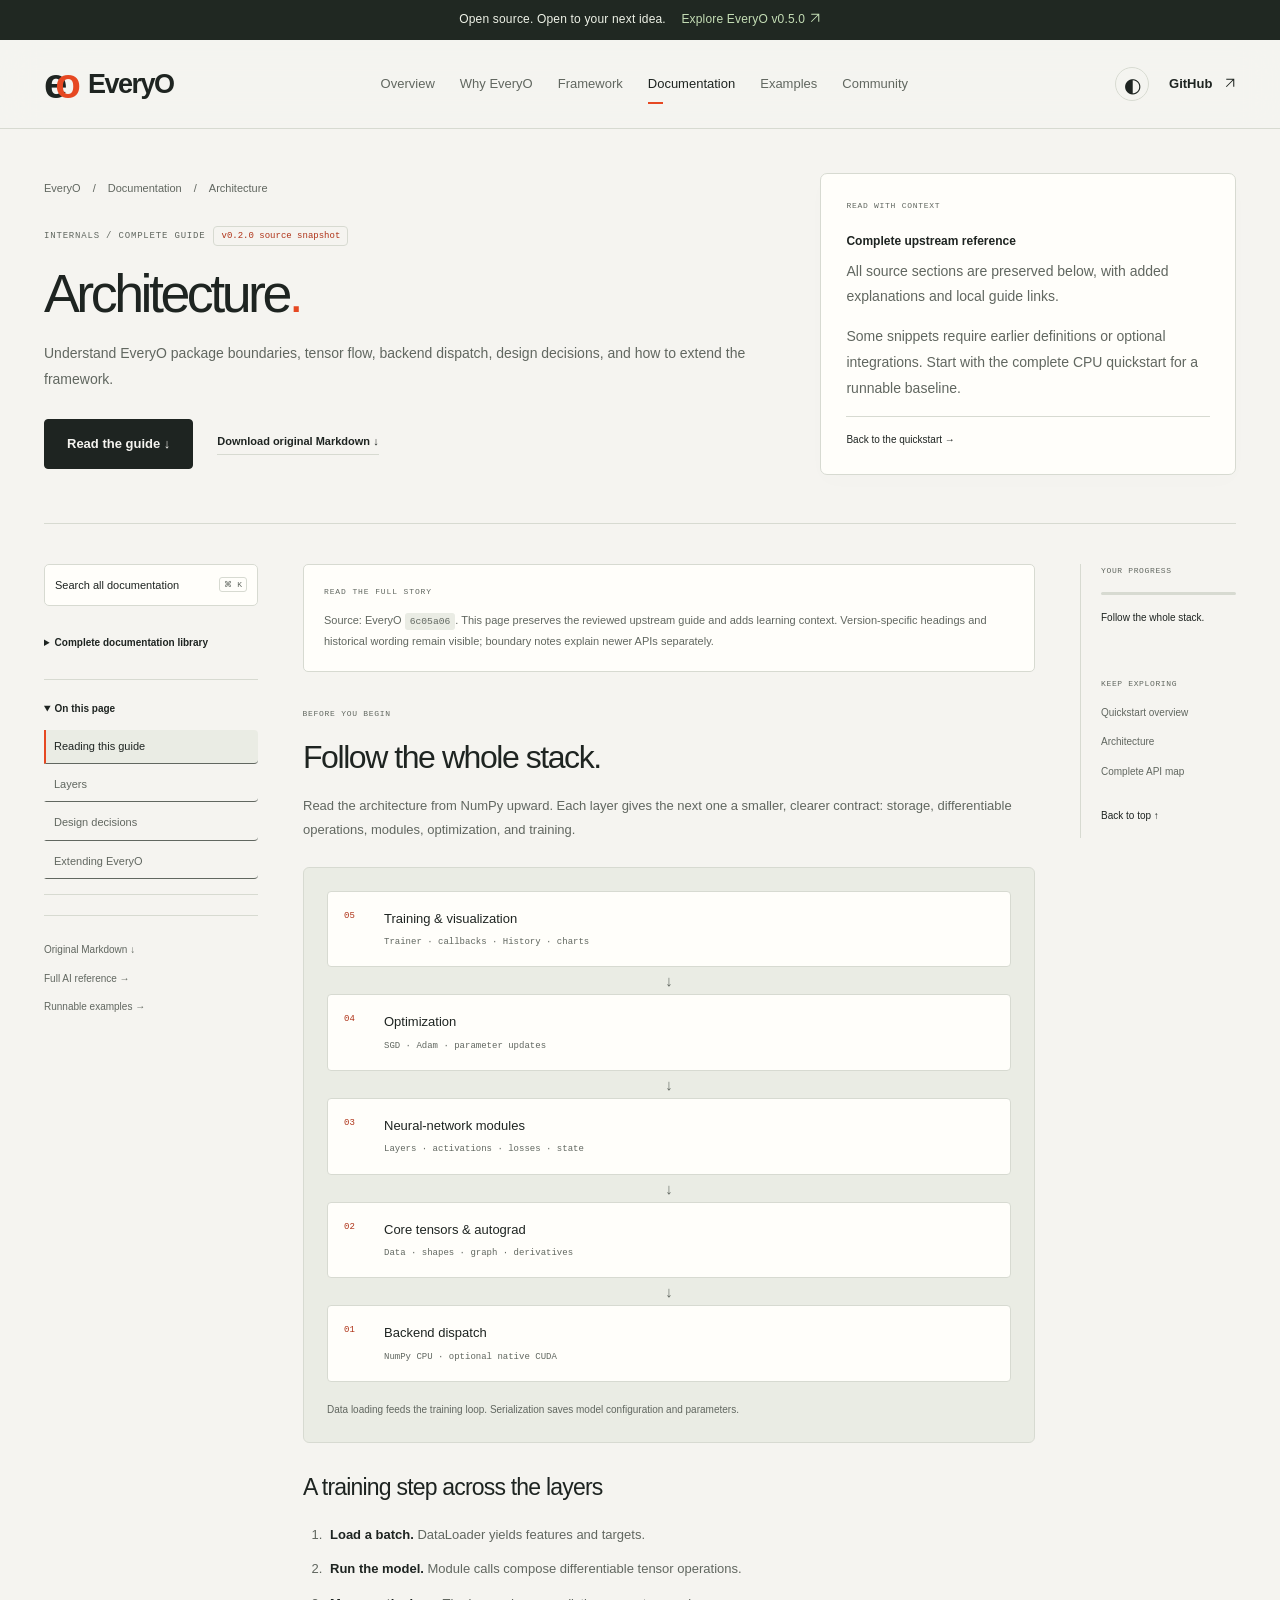
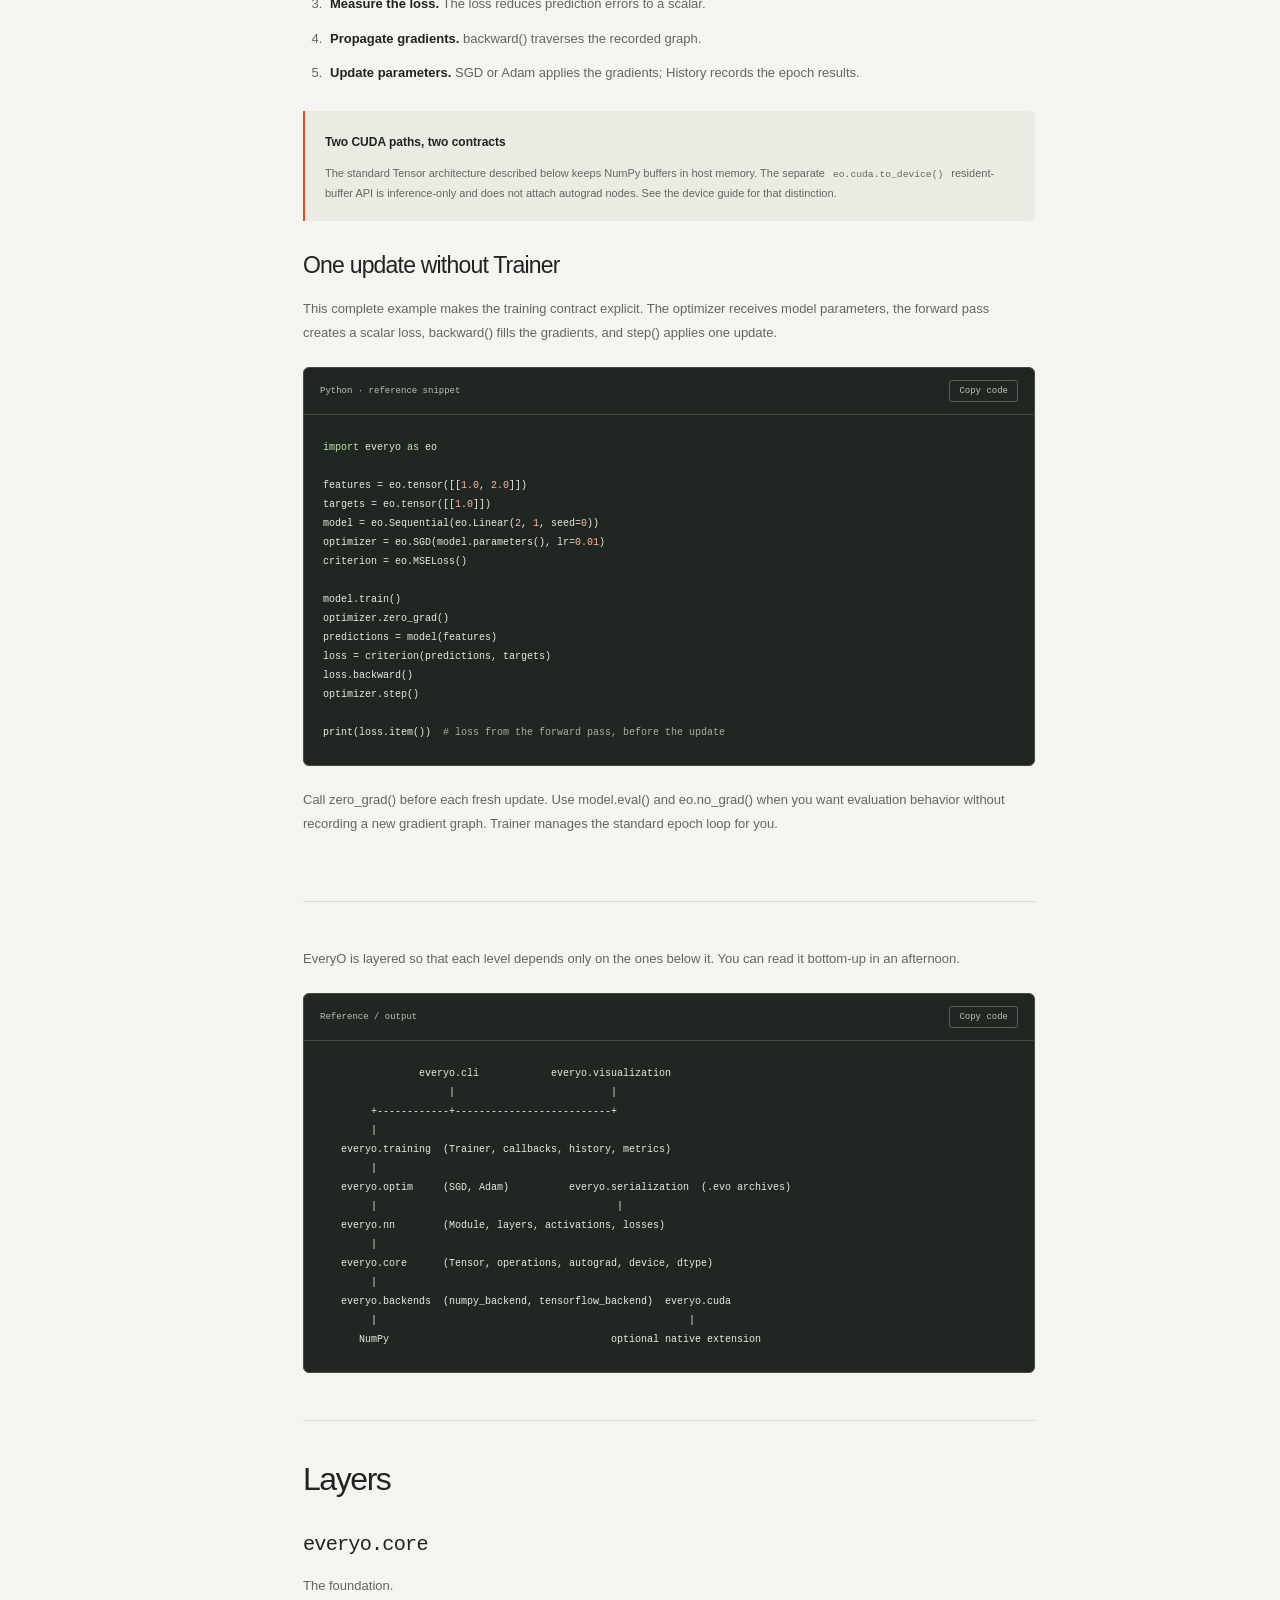
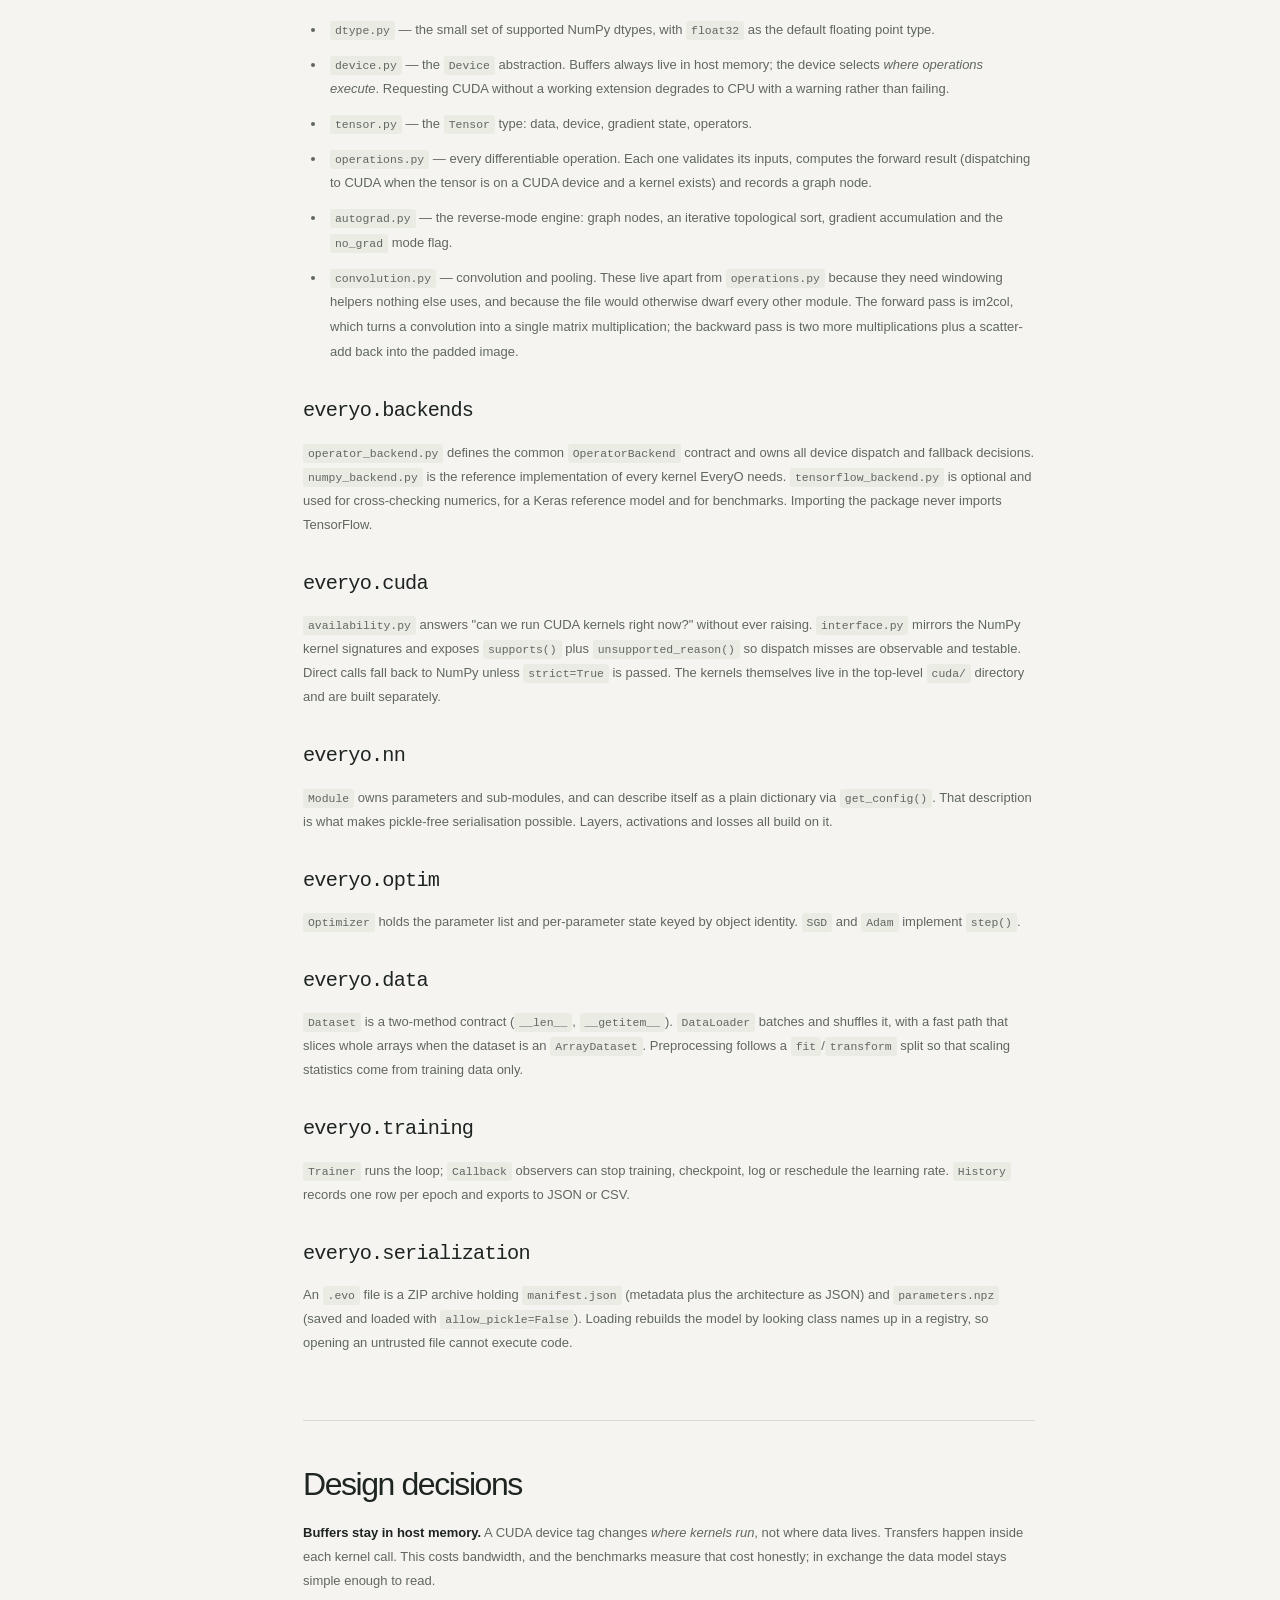
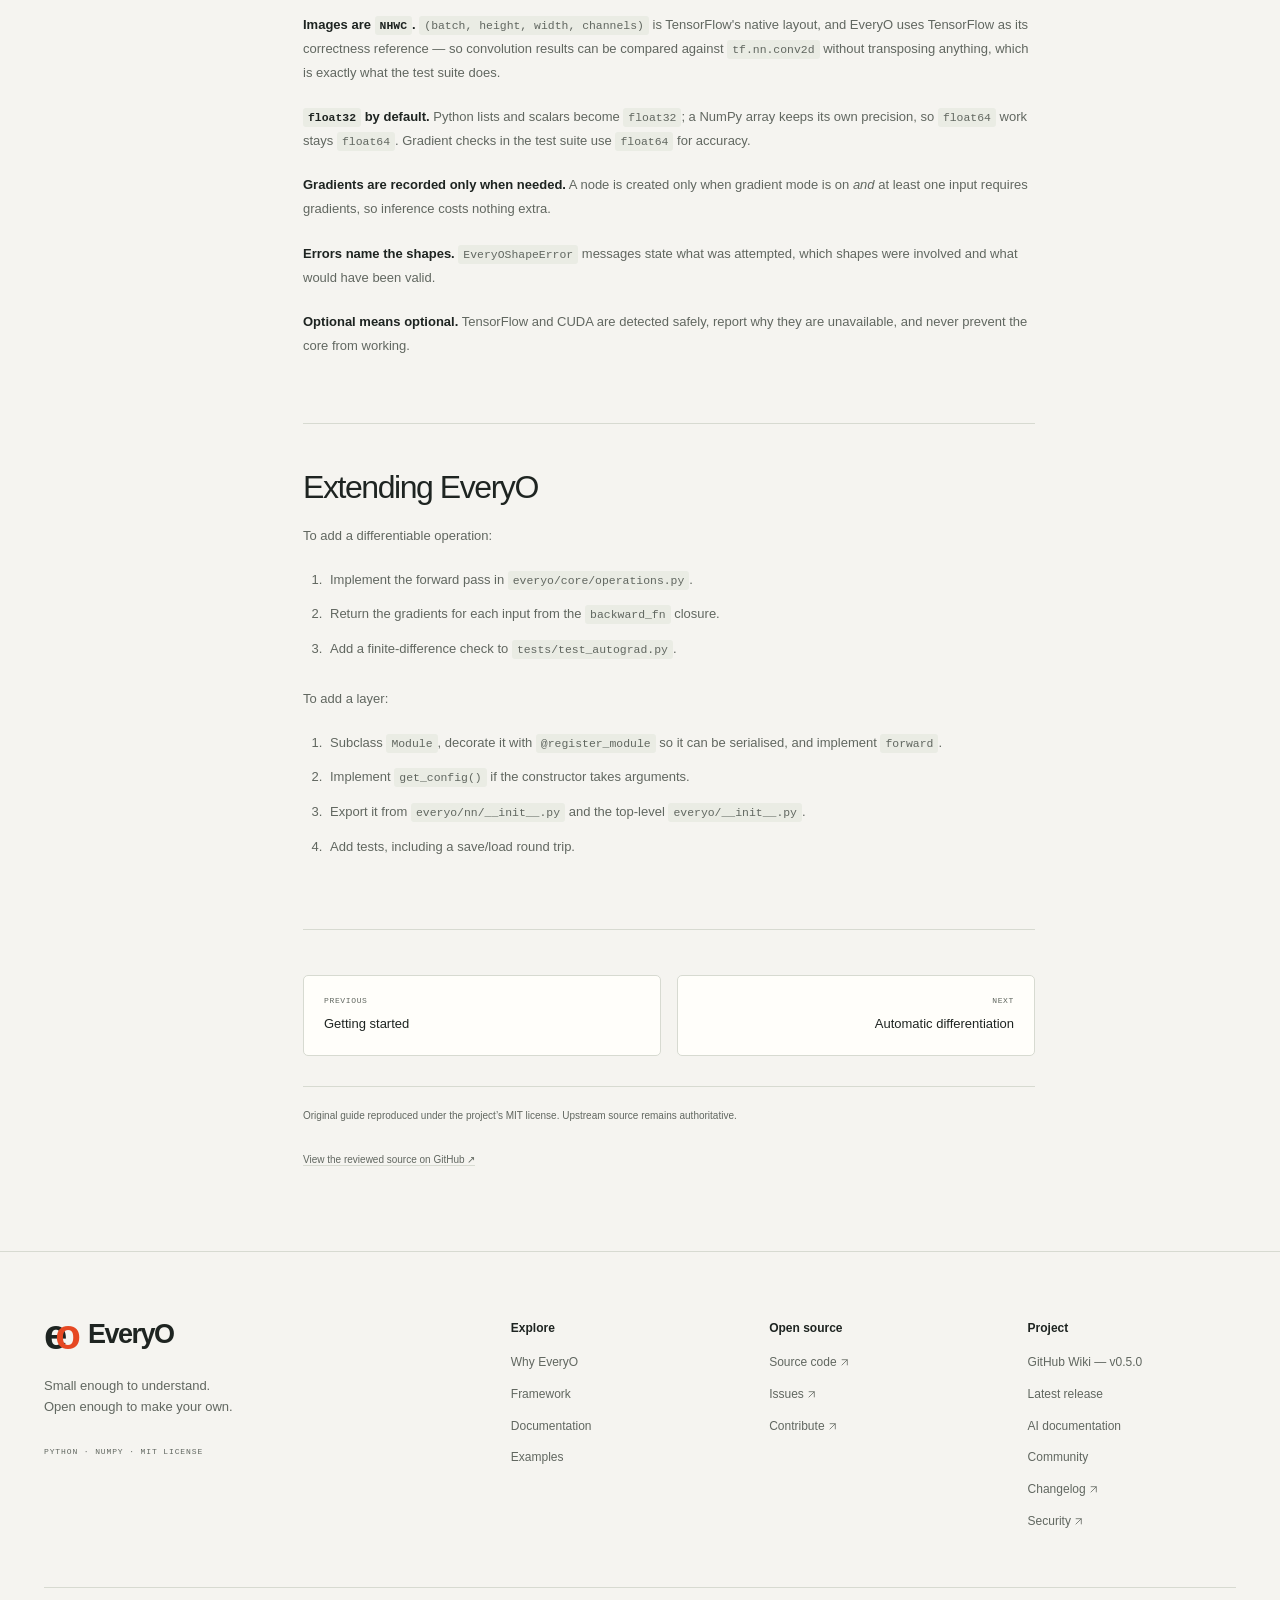
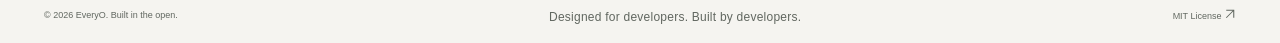
<file: docs-architecture.html>
<!doctype html>
<html lang="en" data-theme="light">
  <head>
    <meta charset="utf-8" />
    <meta name="viewport" content="width=device-width,initial-scale=1" />
    <title>EveryO Architecture — Complete Developer Guide</title>
    <meta name="description" content="Understand EveryO package boundaries, tensor flow, backend dispatch, design decisions, and how to extend the framework." />
    <meta
      name="robots"
      content="index,follow,max-image-preview:large,max-snippet:-1,max-video-preview:-1"
    />
    <meta name="theme-color" content="#f5f4f0" />
    <link rel="canonical" href="https://krishanth7.github.io/everyo-site/docs-architecture.html" />
    <meta property="og:type" content="website" />
    <meta property="og:title" content="EveryO Architecture — Complete Developer Guide" />
    <meta property="og:description" content="Understand EveryO package boundaries, tensor flow, backend dispatch, design decisions, and how to extend the framework." />
    <meta property="og:url" content="https://krishanth7.github.io/everyo-site/docs-architecture.html" />
    <meta
      property="og:image"
      content="https://krishanth7.github.io/everyo-site/assets/img/social-card.png"
    />
    <meta property="og:image:width" content="1200" />
    <meta property="og:image:height" content="630" />
    <meta
      property="og:image:alt"
      content="EveryO — Understand the intelligence you build."
    />
    <meta name="twitter:card" content="summary_large_image" />
    <meta name="twitter:title" content="EveryO Architecture — Complete Developer Guide" />
    <meta name="twitter:description" content="Understand EveryO package boundaries, tensor flow, backend dispatch, design decisions, and how to extend the framework." />
    <meta
      name="twitter:image"
      content="https://krishanth7.github.io/everyo-site/assets/img/social-card.png"
    />
    <link rel="icon" type="image/svg+xml" href="assets/img/favicon.svg" />
    <script>
      try {
        var t = localStorage.getItem("everyo-theme");
        document.documentElement.dataset.theme =
          t === "dark" || t === "light"
            ? t
            : matchMedia("(prefers-color-scheme: dark)").matches
              ? "dark"
              : "light";
      } catch (_) {}
    </script>
    <link rel="stylesheet" href="assets/css/developer-site.css" />
    <link rel="stylesheet" href="assets/css/documentation.css" />
    <meta name="author" content="EveryO contributors" />
    <meta
      name="keywords"
      content="EveryO documentation, Python quickstart, tensor API, autograd tutorial, train classifier, model serialization"
    />
    <meta
      name="googlebot"
      content="index,follow,max-image-preview:large,max-snippet:-1"
    />
    <meta property="og:site_name" content="EveryO" />
    <meta property="og:locale" content="en_US" />
    <meta property="og:image:type" content="image/png" />
    <meta
      name="twitter:image:alt"
      content="EveryO — Understand the intelligence you build."
    />
    <link
      rel="alternate"
      type="text/plain"
      title="EveryO LLM index"
      href="llms.txt"
    />
    <link
      rel="alternate"
      type="text/plain"
      title="EveryO expanded AI reference"
      href="llms-full.txt"
    />
    <link
      rel="alternate"
      type="text/markdown"
      title="EveryO documentation in Markdown"
      href="docs/architecture.md"
    />
    <link rel="stylesheet" href="assets/css/site-experience.css" />
    <link
      rel="sitemap"
      type="application/xml"
      title="EveryO sitemap"
      href="sitemap.xml"
    />
    <link
      rel="alternate"
      type="text/plain"
      title="EveryO AI discovery summary"
      href="ai.txt"
    />
    <script type="application/ld+json">{
  "@context": "https://schema.org",
  "@graph": [
    {
      "@type": "WebSite",
      "@id": "https://krishanth7.github.io/everyo-site/#website",
      "url": "https://krishanth7.github.io/everyo-site/",
      "name": "EveryO",
      "inLanguage": "en",
      "description": "Learn and inspect neural computing with a readable Python framework built on NumPy."
    },
    {
      "@type": "SoftwareSourceCode",
      "@id": "https://krishanth7.github.io/everyo-site/#source",
      "name": "EveryO",
      "url": "https://github.com/krishanth7/EveryO",
      "codeRepository": "https://github.com/krishanth7/EveryO",
      "programmingLanguage": "Python",
      "runtimePlatform": "Python 3.9–3.12 with NumPy and Matplotlib",
      "version": "0.5.0",
      "license": "https://opensource.org/license/mit",
      "description": "A neural computing framework built from scratch on NumPy for learning, teaching, and small-scale experiments.",
      "isAccessibleForFree": true,
      "targetProduct": {
        "@id": "https://krishanth7.github.io/everyo-site/#software"
      }
    },
    {
      "@type": "SoftwareApplication",
      "@id": "https://krishanth7.github.io/everyo-site/#software",
      "name": "EveryO",
      "url": "https://krishanth7.github.io/everyo-site/",
      "applicationCategory": "DeveloperApplication",
      "operatingSystem": "Linux, macOS, Windows",
      "softwareVersion": "0.5.0",
      "softwareRequirements": "Python 3.9–3.12, NumPy, Matplotlib",
      "license": "https://opensource.org/license/mit",
      "isAccessibleForFree": true,
      "description": "A neural computing framework built from scratch on NumPy for learning, teaching, and small-scale experiments."
    },
    {
      "@type": "TechArticle",
      "@id": "https://krishanth7.github.io/everyo-site/docs-architecture.html#page",
      "url": "https://krishanth7.github.io/everyo-site/docs-architecture.html",
      "name": "EveryO Architecture — Complete Developer Guide",
      "description": "Understand EveryO package boundaries, tensor flow, backend dispatch, design decisions, and how to extend the framework.",
      "inLanguage": "en",
      "isPartOf": {
        "@id": "https://krishanth7.github.io/everyo-site/#website"
      },
      "about": {
        "@id": "https://krishanth7.github.io/everyo-site/#source"
      },
      "breadcrumb": {
        "@id": "https://krishanth7.github.io/everyo-site/docs-architecture.html#breadcrumbs"
      },
      "keywords": "EveryO documentation, Python quickstart, tensor API, autograd tutorial, train classifier, model serialization",
      "citation": "https://github.com/krishanth7/EveryO/blob/6c05a061eb62fa2646e726d15cac07053d04c79e/docs/architecture.md"
    },
    {
      "@type": "BreadcrumbList",
      "@id": "https://krishanth7.github.io/everyo-site/docs-architecture.html#breadcrumbs",
      "itemListElement": [
        {
          "@type": "ListItem",
          "position": 1,
          "name": "EveryO",
          "item": "https://krishanth7.github.io/everyo-site/"
        },
        {
          "@type": "ListItem",
          "position": 2,
          "name": "Documentation",
          "item": "https://krishanth7.github.io/everyo-site/documentation.html"
        },
        {
          "@type": "ListItem",
          "position": 3,
          "name": "Architecture",
          "item": "https://krishanth7.github.io/everyo-site/docs-architecture.html"
        }
      ]
    }
  ]
}</script>
  <link rel="stylesheet" href="assets/css/reference-docs.css">
  <link rel="stylesheet" href="assets/css/corporate-refinement.css"></head>
  <body data-page="documentation" class="reference-page">
    <a class="skip" href="#main">Skip to content</a>
    <div class="announcement">
      <a href="https://github.com/krishanth7/EveryO/releases"
        >Open source. Open to your next idea.
        <span
          >Explore EveryO v0.5.0
          <svg
            class="arrow"
            viewBox="0 0 16 16"
            fill="none"
            stroke="currentColor"
            stroke-width="1.4"
            aria-hidden="true"
          >
            <path d="M3 13 13 3M3 3h10v10" /></svg></span
      ></a>
    </div>
    <header class="site-header">
      <div class="container header-inner">
        <a class="brand" href="index.html" aria-label="EveryO home"
          ><span class="brand-mark" aria-hidden="true">e<span>o</span></span
          ><span>EveryO</span></a
        >
        <nav id="nav-links" aria-label="Primary">
          <a data-page="overview" href="index.html">Overview</a
          ><a data-page="why" href="why-everyo.html">Why EveryO</a
          ><a data-page="features" href="features.html">Framework</a
          ><a
            data-page="documentation"
            href="documentation.html"
            aria-current="true"
            >Documentation</a
          ><a data-page="examples" href="examples.html">Examples</a
          ><a data-page="community" href="community.html">Community</a>
        </nav>
        <div class="header-actions">
          <button
            id="theme-toggle"
            class="icon-button"
            aria-label="Switch colour theme"
            aria-pressed="false"
            type="button"
          >
            ◐</button
          ><a class="github-link" href="https://github.com/krishanth7/EveryO"
            >GitHub
            <span aria-hidden="true"
              ><svg
                class="arrow"
                viewBox="0 0 16 16"
                fill="none"
                stroke="currentColor"
                stroke-width="1.4"
                aria-hidden="true"
              >
                <path d="M3 13 13 3M3 3h10v10" /></svg></span></a
          ><button
            id="nav-toggle"
            class="icon-button menu-toggle"
            type="button"
            aria-expanded="false"
            aria-controls="nav-links"
            aria-label="Open menu"
          >
            ☰
          </button>
        </div>
      </div>
      <div class="page-progress" aria-hidden="true">
        <span id="page-progress-fill"></span>
      </div>
    </header>
    <main id="main"><section class="container docs-masthead" id="top"><div><nav class="docs-breadcrumb" aria-label="Breadcrumb"><a href="index.html">EveryO</a><span aria-hidden="true">/</span><a href="documentation.html">Documentation</a><span aria-hidden="true">/</span><span>Architecture</span></nav><p class="eyebrow">INTERNALS / COMPLETE GUIDE <span class="version-pill">v0.2.0 source snapshot</span></p><h1>Architecture<span class="accent-word">.</span></h1><p>Understand EveryO package boundaries, tensor flow, backend dispatch, design decisions, and how to extend the framework.</p><div class="docs-hero-actions"><a class="button" href="#reading-this-guide">Read the guide ↓</a><a class="text-link" href="docs/architecture.md" download>Download original Markdown ↓</a></div></div><div class="docs-intro-card"><span class="eyebrow">READ WITH CONTEXT</span><p><strong>Complete upstream reference</strong>All source sections are preserved below, with added explanations and local guide links.</p><p>Some snippets require earlier definitions or optional integrations. Start with the complete CPU quickstart for a runnable baseline.</p><a href="documentation.html">Back to the quickstart →</a></div></section><div class="container docs-workspace"><aside class="docs-sidebar"><button type="button" class="docs-search-trigger" id="docs-search-open" aria-haspopup="dialog" aria-controls="docs-search"><span>Search all documentation</span><kbd>⌘ K</kbd></button><!-- DOC-LIBRARY:START --><details class="docs-library"><summary>Complete documentation library</summary><nav aria-label="Documentation library"><a href="documentation.html">Quickstart overview</a><a href="docs-getting-started.html">Getting started</a><a href="docs-architecture.html" aria-current="page">Architecture</a><a href="docs-autograd.html">Automatic differentiation</a><a href="docs-api-reference.html">Full API reference</a><a href="docs-scaling.html">Scaling &amp; export</a><a href="docs-cuda.html">CUDA &amp; devices</a><a href="docs-troubleshooting.html">Troubleshooting</a></nav></details><!-- DOC-LIBRARY:END --><details class="docs-page-toc" open><summary>On this page</summary><nav aria-label="On this page"><a href="#reading-this-guide">Reading this guide</a><a href="#layers">Layers</a><a href="#design-decisions">Design decisions</a><a href="#extending-everyo">Extending EveryO</a></nav></details><div class="docs-sidebar-resources"><a href="docs/architecture.md" download>Original Markdown ↓</a><a href="llms-full.txt">Full AI reference →</a><a href="examples.html">Runnable examples →</a></div></aside><article class="docs-content reference-content"><div class="docs-source-note"><span class="eyebrow">READ THE FULL STORY</span><p>Source: EveryO <code>6c05a06</code>. This page preserves the reviewed upstream guide and adds learning context. Version-specific headings and historical wording remain visible; boundary notes explain newer APIs separately.</p></div><section id="reading-this-guide" data-doc-section><p class="eyebrow">BEFORE YOU BEGIN</p><h2>Follow the whole stack.</h2><p>Read the architecture from NumPy upward. Each layer gives the next one a smaller, clearer contract: storage, differentiable operations, modules, optimization, and training.</p><div class="architecture-map" role="img" aria-label="EveryO layers: training uses optimizers and neural network modules; modules use core tensors and autograd; backend dispatch runs operations on NumPy or optional CUDA."><div><span>05</span><strong>Training &amp; visualization</strong><small>Trainer · callbacks · History · charts</small></div><span class="map-arrow" aria-hidden="true">↓</span><div><span>04</span><strong>Optimization</strong><small>SGD · Adam · parameter updates</small></div><span class="map-arrow" aria-hidden="true">↓</span><div><span>03</span><strong>Neural-network modules</strong><small>Layers · activations · losses · state</small></div><span class="map-arrow" aria-hidden="true">↓</span><div><span>02</span><strong>Core tensors &amp; autograd</strong><small>Data · shapes · graph · derivatives</small></div><span class="map-arrow" aria-hidden="true">↓</span><div><span>01</span><strong>Backend dispatch</strong><small>NumPy CPU · optional native CUDA</small></div><p>Data loading feeds the training loop. Serialization saves model configuration and parameters.</p></div><h3>A training step across the layers</h3><ol><li><strong>Load a batch.</strong> DataLoader yields features and targets.</li><li><strong>Run the model.</strong> Module calls compose differentiable tensor operations.</li><li><strong>Measure the loss.</strong> The loss reduces prediction errors to a scalar.</li><li><strong>Propagate gradients.</strong> backward() traverses the recorded graph.</li><li><strong>Update parameters.</strong> SGD or Adam applies the gradients; History records the epoch results.</li></ol><div class="callout"><b>Two CUDA paths, two contracts</b><p>The standard Tensor architecture described below keeps NumPy buffers in host memory. The separate <code>eo.cuda.to_device()</code> resident-buffer API is inference-only and does not attach autograd nodes. See the device guide for that distinction.</p></div><h3>One update without Trainer</h3><p>This complete example makes the training contract explicit. The optimizer receives model parameters, the forward pass creates a scalar loss, backward() fills the gradients, and step() applies one update.</p><div class="codebox"><div class="codebar"><span>Python · reference snippet</span><button class="copy-button" type="button">Copy code</button></div><pre><code>import everyo as eo

features = eo.tensor([[1.0, 2.0]])
targets = eo.tensor([[1.0]])
model = eo.Sequential(eo.Linear(2, 1, seed=0))
optimizer = eo.SGD(model.parameters(), lr=0.01)
criterion = eo.MSELoss()

model.train()
optimizer.zero_grad()
predictions = model(features)
loss = criterion(predictions, targets)
loss.backward()
optimizer.step()

print(loss.item())  # loss from the forward pass, before the update
</code></pre><span class="copy-status" role="status"></span></div>
<p>Call zero_grad() before each fresh update. Use model.eval() and eo.no_grad() when you want evaluation behavior without recording a new gradient graph. Trainer manages the standard epoch loop for you.</p></section><div class="reference-intro"><p>EveryO is layered so that each level depends only on the ones below it. You can
read it bottom-up in an afternoon.</p>
<div class="codebox"><div class="codebar"><span>Reference / output</span><button class="copy-button" type="button">Copy code</button></div><pre><code>                everyo.cli            everyo.visualization
                     |                          |
        +------------+--------------------------+
        |
   everyo.training  (Trainer, callbacks, history, metrics)
        |
   everyo.optim     (SGD, Adam)          everyo.serialization  (.evo archives)
        |                                        |
   everyo.nn        (Module, layers, activations, losses)
        |
   everyo.core      (Tensor, operations, autograd, device, dtype)
        |
   everyo.backends  (numpy_backend, tensorflow_backend)  everyo.cuda
        |                                                    |
      NumPy                                     optional native extension
</code></pre><span class="copy-status" role="status"></span></div>
</div><section id="layers" data-doc-section><h2>Layers</h2>
<h3 id="everyo-core"><code>everyo.core</code></h3>
<p>The foundation.</p>
<ul>
<li><code>dtype.py</code> — the small set of supported NumPy dtypes, with <code>float32</code> as the
default floating point type.</li>
<li><code>device.py</code> — the <code>Device</code> abstraction. Buffers always live in host memory;
the device selects <em>where operations execute</em>. Requesting CUDA without a
working extension degrades to CPU with a warning rather than failing.</li>
<li><code>tensor.py</code> — the <code>Tensor</code> type: data, device, gradient state, operators.</li>
<li><code>operations.py</code> — every differentiable operation. Each one validates its
inputs, computes the forward result (dispatching to CUDA when the tensor is
on a CUDA device and a kernel exists) and records a graph node.</li>
<li><code>autograd.py</code> — the reverse-mode engine: graph nodes, an iterative
topological sort, gradient accumulation and the <code>no_grad</code> mode flag.</li>
<li><code>convolution.py</code> — convolution and pooling. These live apart from
<code>operations.py</code> because they need windowing helpers nothing else uses, and
because the file would otherwise dwarf every other module. The forward pass
is im2col, which turns a convolution into a single matrix multiplication;
the backward pass is two more multiplications plus a scatter-add back into
the padded image.</li>
</ul>
<h3 id="everyo-backends"><code>everyo.backends</code></h3>
<p><code>operator_backend.py</code> defines the common <code>OperatorBackend</code> contract and owns
all device dispatch and fallback decisions. <code>numpy_backend.py</code> is the reference
implementation of every kernel EveryO needs. <code>tensorflow_backend.py</code> is
optional and used for cross-checking numerics, for a Keras reference model and
for benchmarks. Importing the package never imports TensorFlow.</p>
<h3 id="everyo-cuda"><code>everyo.cuda</code></h3>
<p><code>availability.py</code> answers &quot;can we run CUDA kernels right now?&quot; without ever
raising. <code>interface.py</code> mirrors the NumPy kernel signatures and exposes
<code>supports()</code> plus <code>unsupported_reason()</code> so dispatch misses are observable and
testable. Direct calls fall back to NumPy unless <code>strict=True</code> is passed. The
kernels themselves live in the top-level <code>cuda/</code> directory and are built
separately.</p>
<h3 id="everyo-nn"><code>everyo.nn</code></h3>
<p><code>Module</code> owns parameters and sub-modules, and can describe itself as a plain
dictionary via <code>get_config()</code>. That description is what makes pickle-free
serialisation possible. Layers, activations and losses all build on it.</p>
<h3 id="everyo-optim"><code>everyo.optim</code></h3>
<p><code>Optimizer</code> holds the parameter list and per-parameter state keyed by object
identity. <code>SGD</code> and <code>Adam</code> implement <code>step()</code>.</p>
<h3 id="everyo-data"><code>everyo.data</code></h3>
<p><code>Dataset</code> is a two-method contract (<code>__len__</code>, <code>__getitem__</code>). <code>DataLoader</code>
batches and shuffles it, with a fast path that slices whole arrays when the
dataset is an <code>ArrayDataset</code>. Preprocessing follows a <code>fit</code>/<code>transform</code> split so
that scaling statistics come from training data only.</p>
<h3 id="everyo-training"><code>everyo.training</code></h3>
<p><code>Trainer</code> runs the loop; <code>Callback</code> observers can stop training, checkpoint,
log or reschedule the learning rate. <code>History</code> records one row per epoch and
exports to JSON or CSV.</p>
<h3 id="everyo-serialization"><code>everyo.serialization</code></h3>
<p>An <code>.evo</code> file is a ZIP archive holding <code>manifest.json</code> (metadata plus the
architecture as JSON) and <code>parameters.npz</code> (saved and loaded with
<code>allow_pickle=False</code>). Loading rebuilds the model by looking class names up in
a registry, so opening an untrusted file cannot execute code.</p>
</section><section id="design-decisions" data-doc-section><h2>Design decisions</h2>
<p><strong>Buffers stay in host memory.</strong> A CUDA device tag changes <em>where kernels run</em>,
not where data lives. Transfers happen inside each kernel call. This costs
bandwidth, and the benchmarks measure that cost honestly; in exchange the data
model stays simple enough to read.</p>
<p><strong>Images are <code>NHWC</code>.</strong> <code>(batch, height, width, channels)</code> is TensorFlow's
native layout, and EveryO uses TensorFlow as its correctness reference — so
convolution results can be compared against <code>tf.nn.conv2d</code> without transposing
anything, which is exactly what the test suite does.</p>
<p><strong><code>float32</code> by default.</strong> Python lists and scalars become <code>float32</code>; a NumPy
array keeps its own precision, so <code>float64</code> work stays <code>float64</code>. Gradient
checks in the test suite use <code>float64</code> for accuracy.</p>
<p><strong>Gradients are recorded only when needed.</strong> A node is created only when
gradient mode is on <em>and</em> at least one input requires gradients, so inference
costs nothing extra.</p>
<p><strong>Errors name the shapes.</strong> <code>EveryOShapeError</code> messages state what was
attempted, which shapes were involved and what would have been valid.</p>
<p><strong>Optional means optional.</strong> TensorFlow and CUDA are detected safely, report
why they are unavailable, and never prevent the core from working.</p>
</section><section id="extending-everyo" data-doc-section><h2>Extending EveryO</h2>
<p>To add a differentiable operation:</p>
<ol>
<li>Implement the forward pass in <code>everyo/core/operations.py</code>.</li>
<li>Return the gradients for each input from the <code>backward_fn</code> closure.</li>
<li>Add a finite-difference check to <code>tests/test_autograd.py</code>.</li>
</ol>
<p>To add a layer:</p>
<ol>
<li>Subclass <code>Module</code>, decorate it with <code>@register_module</code> so it can be
serialised, and implement <code>forward</code>.</li>
<li>Implement <code>get_config()</code> if the constructor takes arguments.</li>
<li>Export it from <code>everyo/nn/__init__.py</code> and the top-level <code>everyo/__init__.py</code>.</li>
<li>Add tests, including a save/load round trip.</li>
</ol>
</section><div class="guide-pagination"><a href="docs-getting-started.html"><small>PREVIOUS</small><span>Getting started</span></a><a href="docs-autograd.html"><small>NEXT</small><span>Automatic differentiation</span></a></div><div class="reference-provenance"><p>Original guide reproduced under the project’s MIT license. Upstream source remains authoritative.</p><a href="https://github.com/krishanth7/EveryO/blob/6c05a061eb62fa2646e726d15cac07053d04c79e/docs/architecture.md">View the reviewed source on GitHub ↗</a></div></article><aside class="docs-reading" aria-label="Reading guide"><p class="eyebrow">YOUR PROGRESS</p><div class="reading-track" aria-hidden="true"><span id="docs-reading-fill"></span></div><p class="reading-position" id="docs-reading-label">Reading this guide</p><p class="eyebrow">KEEP EXPLORING</p><a href="documentation.html">Quickstart overview</a><a href="docs-architecture.html">Architecture</a><a href="docs-api-reference.html">Complete API map</a><a class="back-top" href="#top">Back to top ↑</a></aside></div><dialog
        id="docs-search"
        class="docs-search-dialog"
        aria-labelledby="docs-search-title"
      >
        <div class="docs-search-heading">
          <h2 id="docs-search-title">Search documentation</h2>
          <button
            type="button"
            id="docs-search-close"
            aria-label="Close documentation search"
          >
            Esc
          </button>
        </div>
        <label for="docs-search-input"
          >Find an API, concept, or setup step</label
        ><input
          id="docs-search-input"
          type="search"
          placeholder="Try gradients, Windows, or save…"
          autocomplete="off"
          maxlength="100"
        />
        <p id="docs-search-status" role="status" aria-live="polite"></p>
        <ul id="docs-search-results"></ul>
        <p class="search-hint">
          Enter opens the first result · Tab moves through links · Esc closes
        </p>
      </dialog></main>
    <footer>
      <div class="container">
        <div class="footer-top">
          <div>
            <a class="brand" href="index.html"
              ><span class="brand-mark" aria-hidden="true">e<span>o</span></span
              ><span>EveryO</span></a
            >
            <p>
              Small enough to understand.<br />Open enough to make your own.
            </p>
            <span class="mono">PYTHON · NUMPY · MIT LICENSE</span>
          </div>
          <nav aria-label="Explore">
            <h2>Explore</h2>
            <a href="why-everyo.html">Why EveryO</a>
            <a href="features.html">Framework</a
            ><a href="documentation.html">Documentation</a
            ><a href="examples.html">Examples</a>
          </nav>
          <nav aria-label="Open source">
            <h2>Open source</h2>
            <a href="https://github.com/krishanth7/EveryO"
              >Source code
              <svg
                class="arrow"
                viewBox="0 0 16 16"
                fill="none"
                stroke="currentColor"
                stroke-width="1.4"
                aria-hidden="true"
              >
                <path d="M3 13 13 3M3 3h10v10" /></svg></a
            ><a href="https://github.com/krishanth7/EveryO/issues"
              >Issues
              <svg
                class="arrow"
                viewBox="0 0 16 16"
                fill="none"
                stroke="currentColor"
                stroke-width="1.4"
                aria-hidden="true"
              >
                <path d="M3 13 13 3M3 3h10v10" /></svg></a
            ><a
              href="https://github.com/krishanth7/EveryO/blob/main/CONTRIBUTING.md"
              >Contribute
              <svg
                class="arrow"
                viewBox="0 0 16 16"
                fill="none"
                stroke="currentColor"
                stroke-width="1.4"
                aria-hidden="true"
              >
                <path d="M3 13 13 3M3 3h10v10" /></svg
            ></a>
          </nav>
          <nav aria-label="Project">
            <h2>Project</h2>
            <a href="https://github.com/krishanth7/EveryO/wiki">GitHub Wiki — v0.5.0</a>
            <a href="https://github.com/krishanth7/EveryO/releases/tag/v0.5.0">Latest release</a>
            <a href="llms.txt">AI documentation</a>
            <a href="community.html">Community</a
            ><a
              href="https://github.com/krishanth7/EveryO/blob/main/CHANGELOG.md"
              >Changelog
              <svg
                class="arrow"
                viewBox="0 0 16 16"
                fill="none"
                stroke="currentColor"
                stroke-width="1.4"
                aria-hidden="true"
              >
                <path d="M3 13 13 3M3 3h10v10" /></svg></a
            ><a
              href="https://github.com/krishanth7/EveryO/blob/main/SECURITY.md"
              >Security
              <svg
                class="arrow"
                viewBox="0 0 16 16"
                fill="none"
                stroke="currentColor"
                stroke-width="1.4"
                aria-hidden="true"
              >
                <path d="M3 13 13 3M3 3h10v10" /></svg
            ></a>
          </nav>
        </div>
        <div class="footer-bottom">
          <span>© 2026 EveryO. Built in the open.</span
          ><span class="footer-motto">Designed for developers. Built by developers.</span
          ><a href="https://github.com/krishanth7/EveryO/blob/main/LICENSE"
            >MIT License
            <svg
              class="arrow"
              viewBox="0 0 16 16"
              fill="none"
              stroke="currentColor"
              stroke-width="1.4"
              aria-hidden="true"
            >
              <path d="M3 13 13 3M3 3h10v10" /></svg
          ></a>
        </div>
      </div>
    </footer>
    <script src="assets/js/developer-site.js" defer></script>
    <script src="assets/js/docs-search-data.js" defer></script><script src="assets/js/site-experience.js" defer></script>
  </body>
</html>
</file>
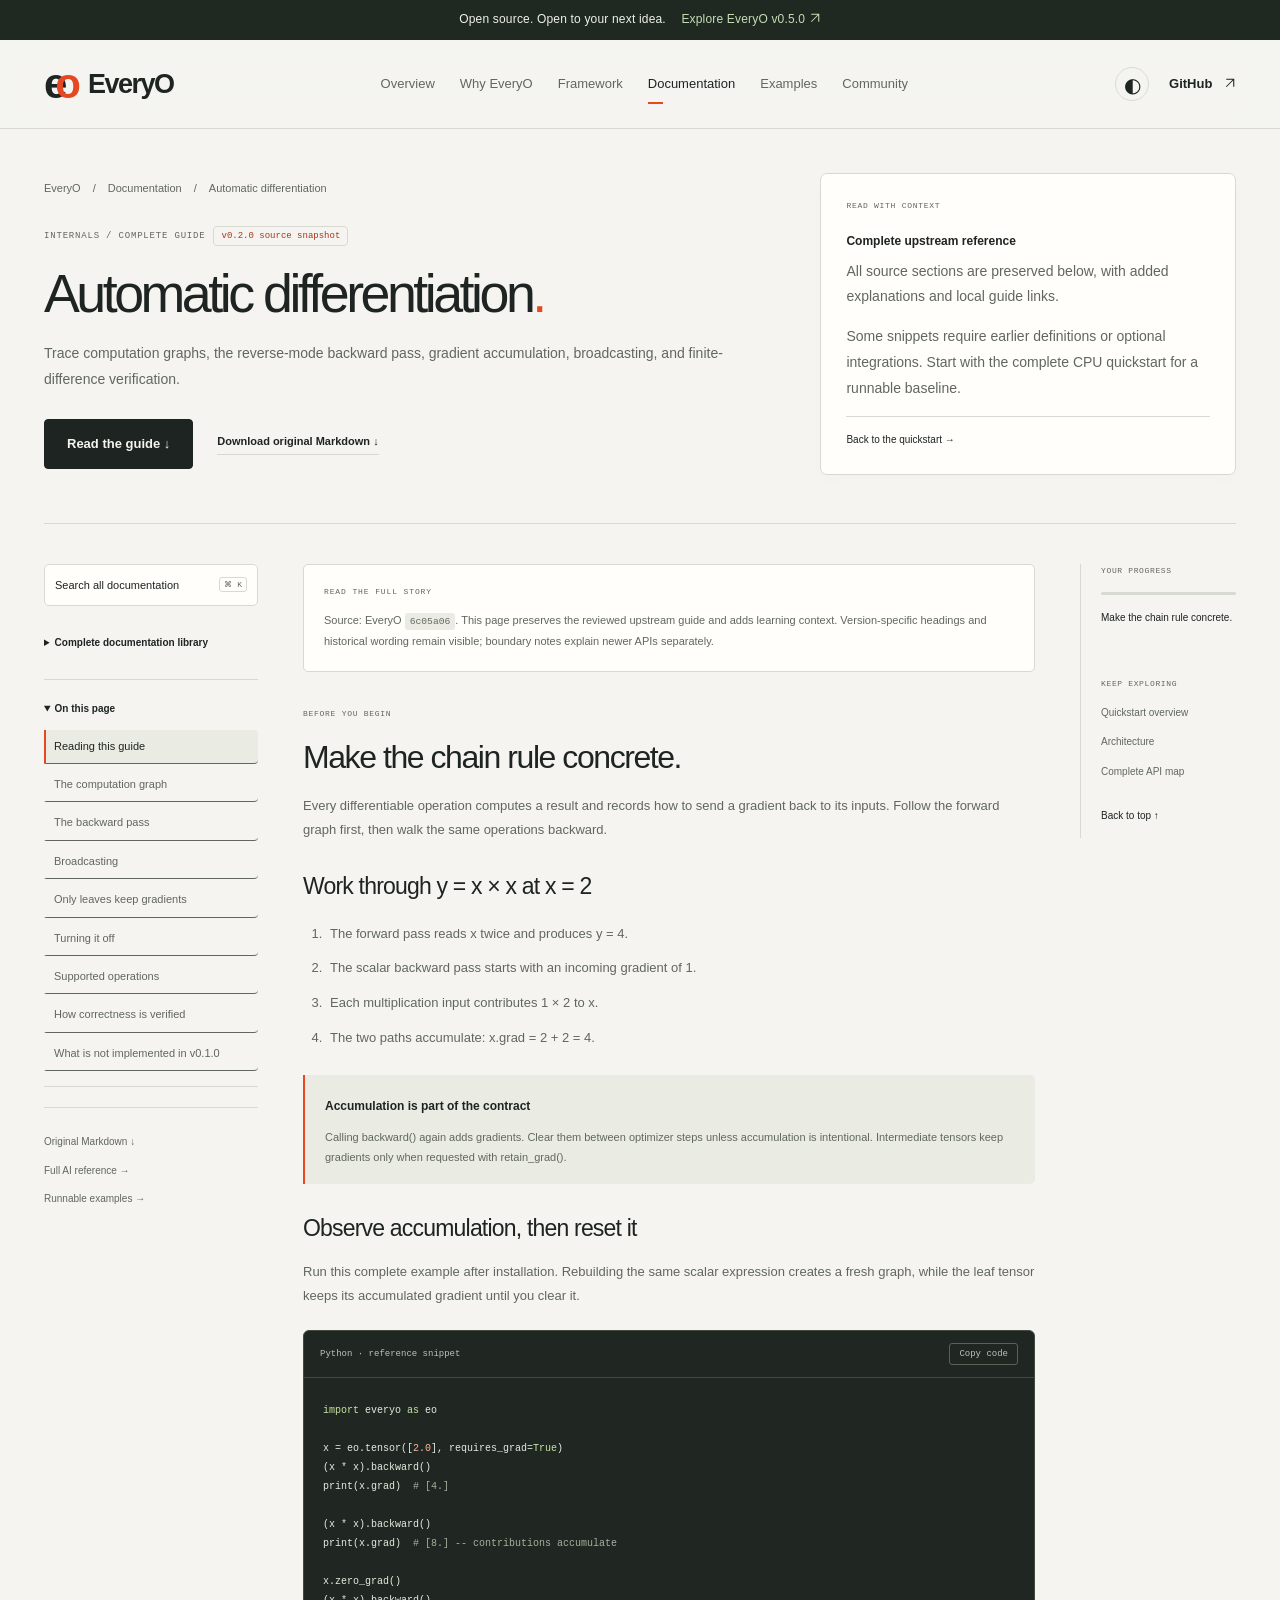
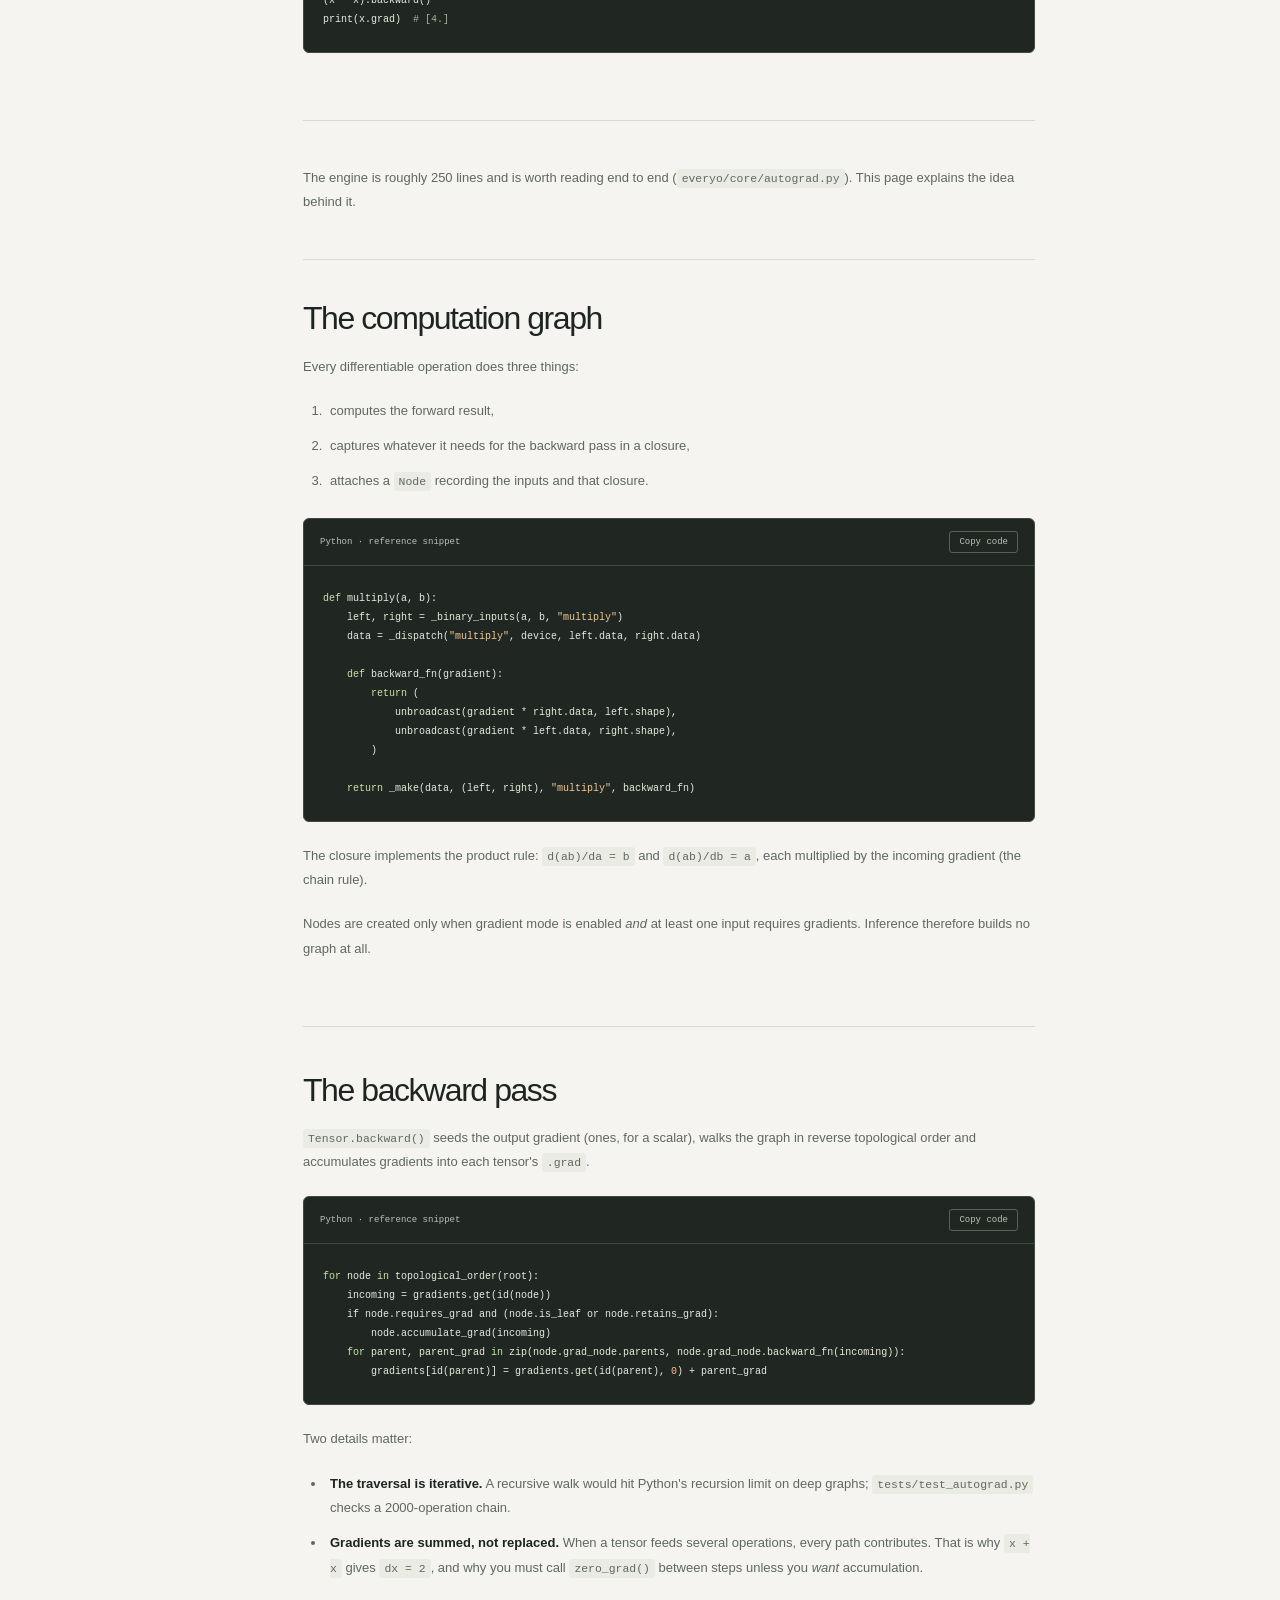
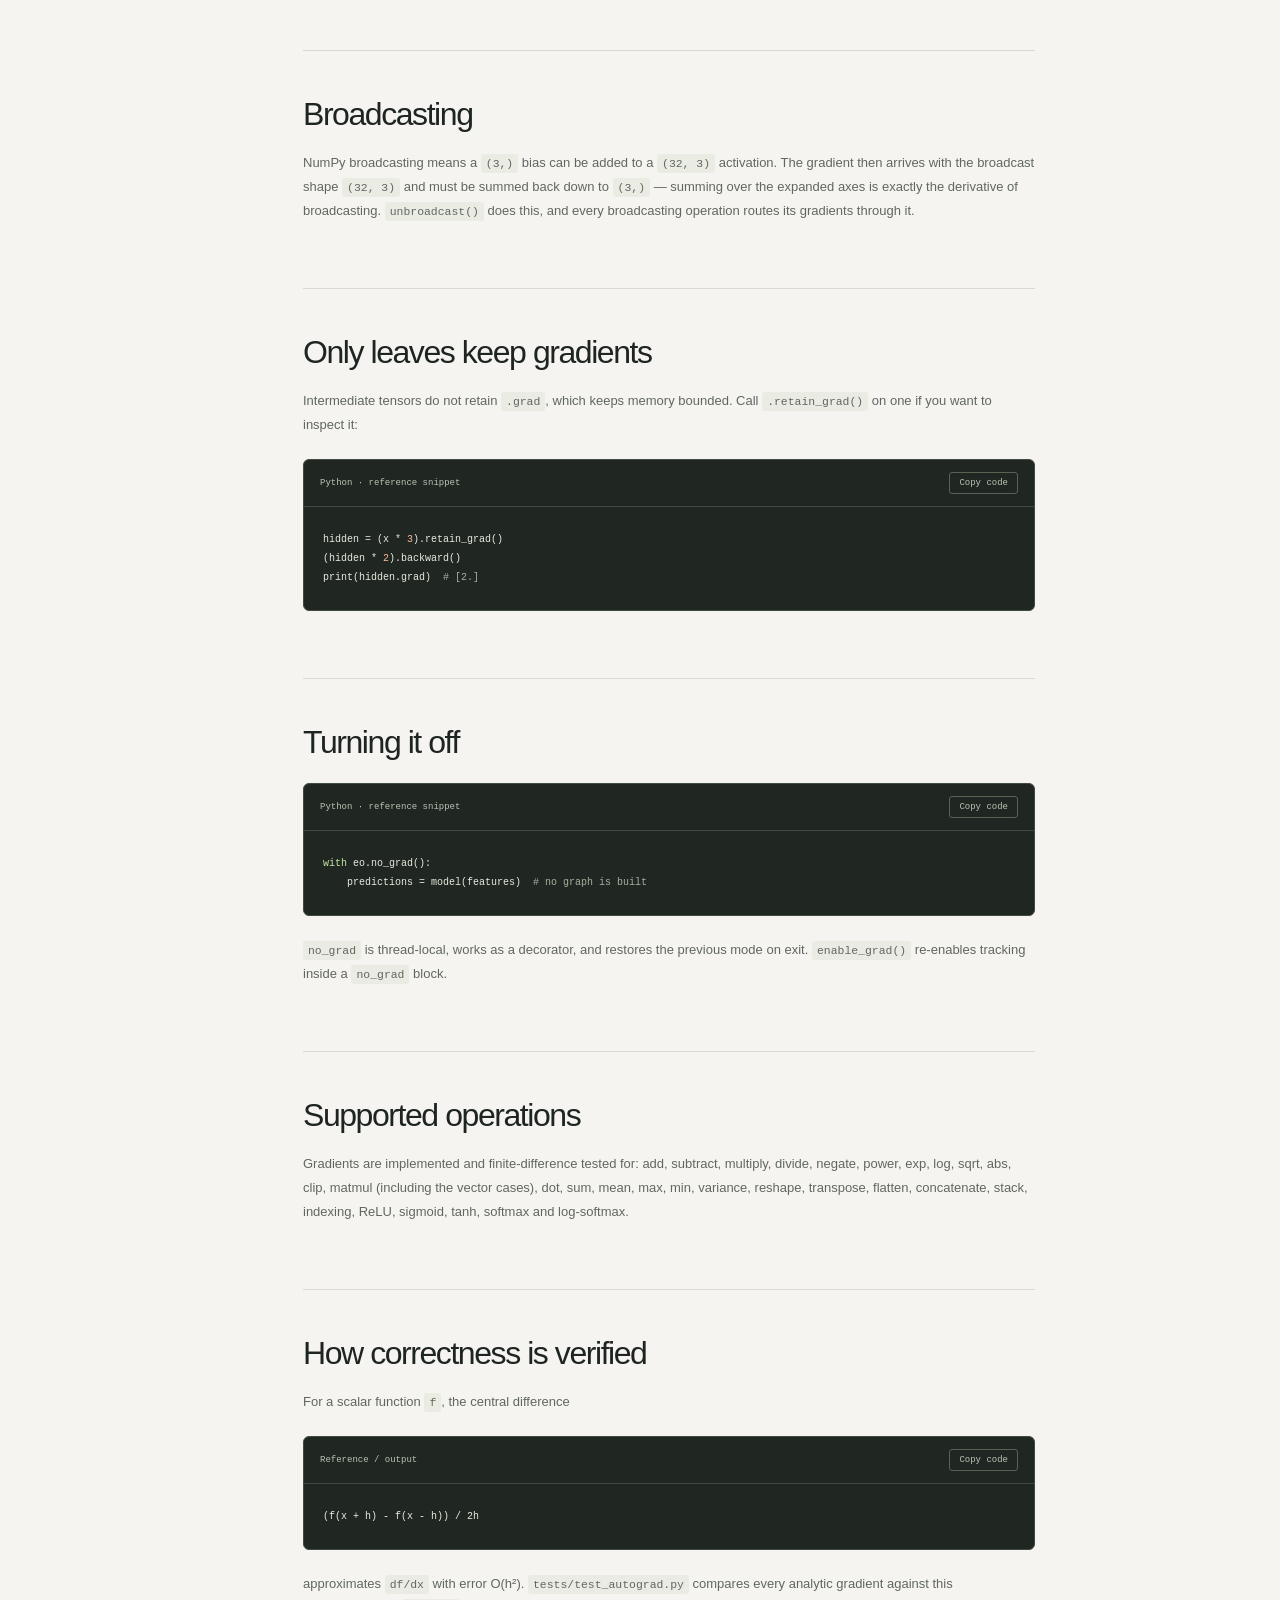
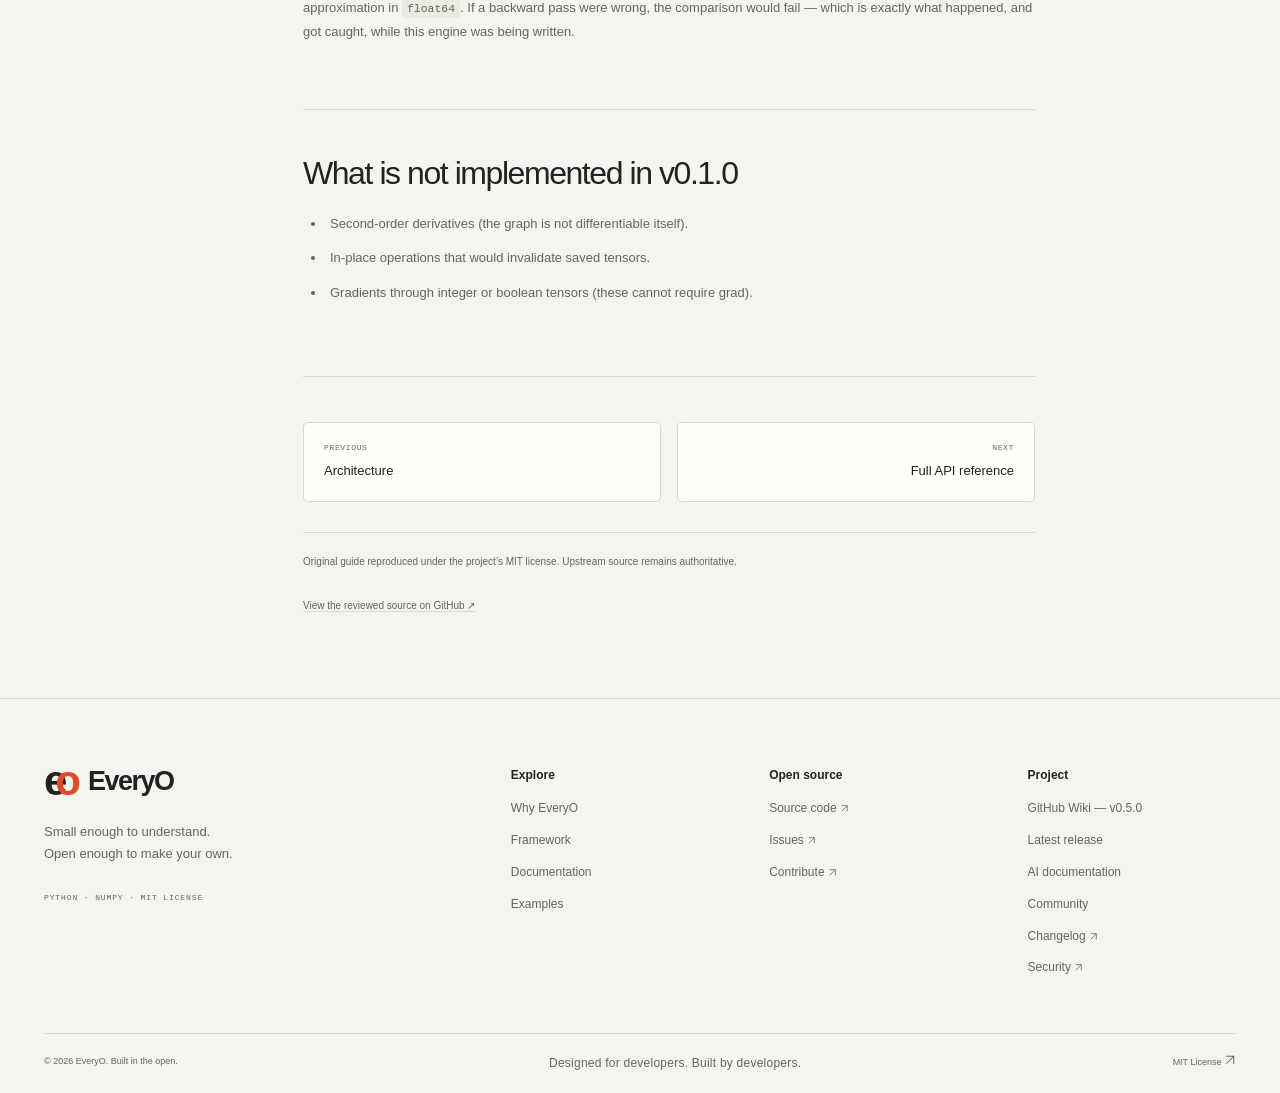
<file: docs-autograd.html>
<!doctype html>
<html lang="en" data-theme="light">
  <head>
    <meta charset="utf-8" />
    <meta name="viewport" content="width=device-width,initial-scale=1" />
    <title>EveryO Automatic differentiation — Complete Developer Guide</title>
    <meta name="description" content="Trace computation graphs, the reverse-mode backward pass, gradient accumulation, broadcasting, and finite-difference verification." />
    <meta
      name="robots"
      content="index,follow,max-image-preview:large,max-snippet:-1,max-video-preview:-1"
    />
    <meta name="theme-color" content="#f5f4f0" />
    <link rel="canonical" href="https://krishanth7.github.io/everyo-site/docs-autograd.html" />
    <meta property="og:type" content="website" />
    <meta property="og:title" content="EveryO Automatic differentiation — Complete Developer Guide" />
    <meta property="og:description" content="Trace computation graphs, the reverse-mode backward pass, gradient accumulation, broadcasting, and finite-difference verification." />
    <meta property="og:url" content="https://krishanth7.github.io/everyo-site/docs-autograd.html" />
    <meta
      property="og:image"
      content="https://krishanth7.github.io/everyo-site/assets/img/social-card.png"
    />
    <meta property="og:image:width" content="1200" />
    <meta property="og:image:height" content="630" />
    <meta
      property="og:image:alt"
      content="EveryO — Understand the intelligence you build."
    />
    <meta name="twitter:card" content="summary_large_image" />
    <meta name="twitter:title" content="EveryO Automatic differentiation — Complete Developer Guide" />
    <meta name="twitter:description" content="Trace computation graphs, the reverse-mode backward pass, gradient accumulation, broadcasting, and finite-difference verification." />
    <meta
      name="twitter:image"
      content="https://krishanth7.github.io/everyo-site/assets/img/social-card.png"
    />
    <link rel="icon" type="image/svg+xml" href="assets/img/favicon.svg" />
    <script>
      try {
        var t = localStorage.getItem("everyo-theme");
        document.documentElement.dataset.theme =
          t === "dark" || t === "light"
            ? t
            : matchMedia("(prefers-color-scheme: dark)").matches
              ? "dark"
              : "light";
      } catch (_) {}
    </script>
    <link rel="stylesheet" href="assets/css/developer-site.css" />
    <link rel="stylesheet" href="assets/css/documentation.css" />
    <meta name="author" content="EveryO contributors" />
    <meta
      name="keywords"
      content="EveryO documentation, Python quickstart, tensor API, autograd tutorial, train classifier, model serialization"
    />
    <meta
      name="googlebot"
      content="index,follow,max-image-preview:large,max-snippet:-1"
    />
    <meta property="og:site_name" content="EveryO" />
    <meta property="og:locale" content="en_US" />
    <meta property="og:image:type" content="image/png" />
    <meta
      name="twitter:image:alt"
      content="EveryO — Understand the intelligence you build."
    />
    <link
      rel="alternate"
      type="text/plain"
      title="EveryO LLM index"
      href="llms.txt"
    />
    <link
      rel="alternate"
      type="text/plain"
      title="EveryO expanded AI reference"
      href="llms-full.txt"
    />
    <link
      rel="alternate"
      type="text/markdown"
      title="EveryO documentation in Markdown"
      href="docs/autograd.md"
    />
    <link rel="stylesheet" href="assets/css/site-experience.css" />
    <link
      rel="sitemap"
      type="application/xml"
      title="EveryO sitemap"
      href="sitemap.xml"
    />
    <link
      rel="alternate"
      type="text/plain"
      title="EveryO AI discovery summary"
      href="ai.txt"
    />
    <script type="application/ld+json">{
  "@context": "https://schema.org",
  "@graph": [
    {
      "@type": "WebSite",
      "@id": "https://krishanth7.github.io/everyo-site/#website",
      "url": "https://krishanth7.github.io/everyo-site/",
      "name": "EveryO",
      "inLanguage": "en",
      "description": "Learn and inspect neural computing with a readable Python framework built on NumPy."
    },
    {
      "@type": "SoftwareSourceCode",
      "@id": "https://krishanth7.github.io/everyo-site/#source",
      "name": "EveryO",
      "url": "https://github.com/krishanth7/EveryO",
      "codeRepository": "https://github.com/krishanth7/EveryO",
      "programmingLanguage": "Python",
      "runtimePlatform": "Python 3.9–3.12 with NumPy and Matplotlib",
      "version": "0.5.0",
      "license": "https://opensource.org/license/mit",
      "description": "A neural computing framework built from scratch on NumPy for learning, teaching, and small-scale experiments.",
      "isAccessibleForFree": true,
      "targetProduct": {
        "@id": "https://krishanth7.github.io/everyo-site/#software"
      }
    },
    {
      "@type": "SoftwareApplication",
      "@id": "https://krishanth7.github.io/everyo-site/#software",
      "name": "EveryO",
      "url": "https://krishanth7.github.io/everyo-site/",
      "applicationCategory": "DeveloperApplication",
      "operatingSystem": "Linux, macOS, Windows",
      "softwareVersion": "0.5.0",
      "softwareRequirements": "Python 3.9–3.12, NumPy, Matplotlib",
      "license": "https://opensource.org/license/mit",
      "isAccessibleForFree": true,
      "description": "A neural computing framework built from scratch on NumPy for learning, teaching, and small-scale experiments."
    },
    {
      "@type": "TechArticle",
      "@id": "https://krishanth7.github.io/everyo-site/docs-autograd.html#page",
      "url": "https://krishanth7.github.io/everyo-site/docs-autograd.html",
      "name": "EveryO Automatic differentiation — Complete Developer Guide",
      "description": "Trace computation graphs, the reverse-mode backward pass, gradient accumulation, broadcasting, and finite-difference verification.",
      "inLanguage": "en",
      "isPartOf": {
        "@id": "https://krishanth7.github.io/everyo-site/#website"
      },
      "about": {
        "@id": "https://krishanth7.github.io/everyo-site/#source"
      },
      "breadcrumb": {
        "@id": "https://krishanth7.github.io/everyo-site/docs-autograd.html#breadcrumbs"
      },
      "keywords": "EveryO documentation, Python quickstart, tensor API, autograd tutorial, train classifier, model serialization",
      "citation": "https://github.com/krishanth7/EveryO/blob/6c05a061eb62fa2646e726d15cac07053d04c79e/docs/autograd.md"
    },
    {
      "@type": "BreadcrumbList",
      "@id": "https://krishanth7.github.io/everyo-site/docs-autograd.html#breadcrumbs",
      "itemListElement": [
        {
          "@type": "ListItem",
          "position": 1,
          "name": "EveryO",
          "item": "https://krishanth7.github.io/everyo-site/"
        },
        {
          "@type": "ListItem",
          "position": 2,
          "name": "Documentation",
          "item": "https://krishanth7.github.io/everyo-site/documentation.html"
        },
        {
          "@type": "ListItem",
          "position": 3,
          "name": "Automatic differentiation",
          "item": "https://krishanth7.github.io/everyo-site/docs-autograd.html"
        }
      ]
    }
  ]
}</script>
  <link rel="stylesheet" href="assets/css/reference-docs.css">
  <link rel="stylesheet" href="assets/css/corporate-refinement.css"></head>
  <body data-page="documentation" class="reference-page">
    <a class="skip" href="#main">Skip to content</a>
    <div class="announcement">
      <a href="https://github.com/krishanth7/EveryO/releases"
        >Open source. Open to your next idea.
        <span
          >Explore EveryO v0.5.0
          <svg
            class="arrow"
            viewBox="0 0 16 16"
            fill="none"
            stroke="currentColor"
            stroke-width="1.4"
            aria-hidden="true"
          >
            <path d="M3 13 13 3M3 3h10v10" /></svg></span
      ></a>
    </div>
    <header class="site-header">
      <div class="container header-inner">
        <a class="brand" href="index.html" aria-label="EveryO home"
          ><span class="brand-mark" aria-hidden="true">e<span>o</span></span
          ><span>EveryO</span></a
        >
        <nav id="nav-links" aria-label="Primary">
          <a data-page="overview" href="index.html">Overview</a
          ><a data-page="why" href="why-everyo.html">Why EveryO</a
          ><a data-page="features" href="features.html">Framework</a
          ><a
            data-page="documentation"
            href="documentation.html"
            aria-current="true"
            >Documentation</a
          ><a data-page="examples" href="examples.html">Examples</a
          ><a data-page="community" href="community.html">Community</a>
        </nav>
        <div class="header-actions">
          <button
            id="theme-toggle"
            class="icon-button"
            aria-label="Switch colour theme"
            aria-pressed="false"
            type="button"
          >
            ◐</button
          ><a class="github-link" href="https://github.com/krishanth7/EveryO"
            >GitHub
            <span aria-hidden="true"
              ><svg
                class="arrow"
                viewBox="0 0 16 16"
                fill="none"
                stroke="currentColor"
                stroke-width="1.4"
                aria-hidden="true"
              >
                <path d="M3 13 13 3M3 3h10v10" /></svg></span></a
          ><button
            id="nav-toggle"
            class="icon-button menu-toggle"
            type="button"
            aria-expanded="false"
            aria-controls="nav-links"
            aria-label="Open menu"
          >
            ☰
          </button>
        </div>
      </div>
      <div class="page-progress" aria-hidden="true">
        <span id="page-progress-fill"></span>
      </div>
    </header>
    <main id="main"><section class="container docs-masthead" id="top"><div><nav class="docs-breadcrumb" aria-label="Breadcrumb"><a href="index.html">EveryO</a><span aria-hidden="true">/</span><a href="documentation.html">Documentation</a><span aria-hidden="true">/</span><span>Automatic differentiation</span></nav><p class="eyebrow">INTERNALS / COMPLETE GUIDE <span class="version-pill">v0.2.0 source snapshot</span></p><h1>Automatic differentiation<span class="accent-word">.</span></h1><p>Trace computation graphs, the reverse-mode backward pass, gradient accumulation, broadcasting, and finite-difference verification.</p><div class="docs-hero-actions"><a class="button" href="#reading-this-guide">Read the guide ↓</a><a class="text-link" href="docs/autograd.md" download>Download original Markdown ↓</a></div></div><div class="docs-intro-card"><span class="eyebrow">READ WITH CONTEXT</span><p><strong>Complete upstream reference</strong>All source sections are preserved below, with added explanations and local guide links.</p><p>Some snippets require earlier definitions or optional integrations. Start with the complete CPU quickstart for a runnable baseline.</p><a href="documentation.html">Back to the quickstart →</a></div></section><div class="container docs-workspace"><aside class="docs-sidebar"><button type="button" class="docs-search-trigger" id="docs-search-open" aria-haspopup="dialog" aria-controls="docs-search"><span>Search all documentation</span><kbd>⌘ K</kbd></button><!-- DOC-LIBRARY:START --><details class="docs-library"><summary>Complete documentation library</summary><nav aria-label="Documentation library"><a href="documentation.html">Quickstart overview</a><a href="docs-getting-started.html">Getting started</a><a href="docs-architecture.html">Architecture</a><a href="docs-autograd.html" aria-current="page">Automatic differentiation</a><a href="docs-api-reference.html">Full API reference</a><a href="docs-scaling.html">Scaling &amp; export</a><a href="docs-cuda.html">CUDA &amp; devices</a><a href="docs-troubleshooting.html">Troubleshooting</a></nav></details><!-- DOC-LIBRARY:END --><details class="docs-page-toc" open><summary>On this page</summary><nav aria-label="On this page"><a href="#reading-this-guide">Reading this guide</a><a href="#the-computation-graph">The computation graph</a><a href="#the-backward-pass">The backward pass</a><a href="#broadcasting">Broadcasting</a><a href="#only-leaves-keep-gradients">Only leaves keep gradients</a><a href="#turning-it-off">Turning it off</a><a href="#supported-operations">Supported operations</a><a href="#how-correctness-is-verified">How correctness is verified</a><a href="#what-is-not-implemented-in-v0-1-0">What is not implemented in v0.1.0</a></nav></details><div class="docs-sidebar-resources"><a href="docs/autograd.md" download>Original Markdown ↓</a><a href="llms-full.txt">Full AI reference →</a><a href="examples.html">Runnable examples →</a></div></aside><article class="docs-content reference-content"><div class="docs-source-note"><span class="eyebrow">READ THE FULL STORY</span><p>Source: EveryO <code>6c05a06</code>. This page preserves the reviewed upstream guide and adds learning context. Version-specific headings and historical wording remain visible; boundary notes explain newer APIs separately.</p></div><section id="reading-this-guide" data-doc-section><p class="eyebrow">BEFORE YOU BEGIN</p><h2>Make the chain rule concrete.</h2><p>Every differentiable operation computes a result and records how to send a gradient back to its inputs. Follow the forward graph first, then walk the same operations backward.</p><div class="concept-walkthrough"><h3>Work through y = x × x at x = 2</h3><ol><li>The forward pass reads x twice and produces y = 4.</li><li>The scalar backward pass starts with an incoming gradient of 1.</li><li>Each multiplication input contributes 1 × 2 to x.</li><li>The two paths accumulate: x.grad = 2 + 2 = 4.</li></ol></div><div class="callout"><b>Accumulation is part of the contract</b><p>Calling backward() again adds gradients. Clear them between optimizer steps unless accumulation is intentional. Intermediate tensors keep gradients only when requested with retain_grad().</p></div><h3>Observe accumulation, then reset it</h3><p>Run this complete example after installation. Rebuilding the same scalar expression creates a fresh graph, while the leaf tensor keeps its accumulated gradient until you clear it.</p><div class="codebox"><div class="codebar"><span>Python · reference snippet</span><button class="copy-button" type="button">Copy code</button></div><pre><code>import everyo as eo

x = eo.tensor([2.0], requires_grad=True)
(x * x).backward()
print(x.grad)  # [4.]

(x * x).backward()
print(x.grad)  # [8.] -- contributions accumulate

x.zero_grad()
(x * x).backward()
print(x.grad)  # [4.]
</code></pre><span class="copy-status" role="status"></span></div>
</section><div class="reference-intro"><p>The engine is roughly 250 lines and is worth reading end to end
(<code>everyo/core/autograd.py</code>). This page explains the idea behind it.</p>
</div><section id="the-computation-graph" data-doc-section><h2>The computation graph</h2>
<p>Every differentiable operation does three things:</p>
<ol>
<li>computes the forward result,</li>
<li>captures whatever it needs for the backward pass in a closure,</li>
<li>attaches a <code>Node</code> recording the inputs and that closure.</li>
</ol>
<div class="codebox"><div class="codebar"><span>Python · reference snippet</span><button class="copy-button" type="button">Copy code</button></div><pre><code>def multiply(a, b):
    left, right = _binary_inputs(a, b, &quot;multiply&quot;)
    data = _dispatch(&quot;multiply&quot;, device, left.data, right.data)

    def backward_fn(gradient):
        return (
            unbroadcast(gradient * right.data, left.shape),
            unbroadcast(gradient * left.data, right.shape),
        )

    return _make(data, (left, right), &quot;multiply&quot;, backward_fn)
</code></pre><span class="copy-status" role="status"></span></div>
<p>The closure implements the product rule: <code>d(ab)/da = b</code> and <code>d(ab)/db = a</code>,
each multiplied by the incoming gradient (the chain rule).</p>
<p>Nodes are created only when gradient mode is enabled <em>and</em> at least one input
requires gradients. Inference therefore builds no graph at all.</p>
</section><section id="the-backward-pass" data-doc-section><h2>The backward pass</h2>
<p><code>Tensor.backward()</code> seeds the output gradient (ones, for a scalar), walks the
graph in reverse topological order and accumulates gradients into each tensor's
<code>.grad</code>.</p>
<div class="codebox"><div class="codebar"><span>Python · reference snippet</span><button class="copy-button" type="button">Copy code</button></div><pre><code>for node in topological_order(root):
    incoming = gradients.get(id(node))
    if node.requires_grad and (node.is_leaf or node.retains_grad):
        node.accumulate_grad(incoming)
    for parent, parent_grad in zip(node.grad_node.parents, node.grad_node.backward_fn(incoming)):
        gradients[id(parent)] = gradients.get(id(parent), 0) + parent_grad
</code></pre><span class="copy-status" role="status"></span></div>
<p>Two details matter:</p>
<ul>
<li><strong>The traversal is iterative.</strong> A recursive walk would hit Python's
recursion limit on deep graphs; <code>tests/test_autograd.py</code> checks a
2000-operation chain.</li>
<li><strong>Gradients are summed, not replaced.</strong> When a tensor feeds several
operations, every path contributes. That is why <code>x + x</code> gives <code>dx = 2</code>, and
why you must call <code>zero_grad()</code> between steps unless you <em>want</em> accumulation.</li>
</ul>
</section><section id="broadcasting" data-doc-section><h2>Broadcasting</h2>
<p>NumPy broadcasting means a <code>(3,)</code> bias can be added to a <code>(32, 3)</code> activation.
The gradient then arrives with the broadcast shape <code>(32, 3)</code> and must be summed
back down to <code>(3,)</code> — summing over the expanded axes is exactly the derivative
of broadcasting. <code>unbroadcast()</code> does this, and every broadcasting operation
routes its gradients through it.</p>
</section><section id="only-leaves-keep-gradients" data-doc-section><h2>Only leaves keep gradients</h2>
<p>Intermediate tensors do not retain <code>.grad</code>, which keeps memory bounded. Call
<code>.retain_grad()</code> on one if you want to inspect it:</p>
<div class="codebox"><div class="codebar"><span>Python · reference snippet</span><button class="copy-button" type="button">Copy code</button></div><pre><code>hidden = (x * 3).retain_grad()
(hidden * 2).backward()
print(hidden.grad)  # [2.]
</code></pre><span class="copy-status" role="status"></span></div>
</section><section id="turning-it-off" data-doc-section><h2>Turning it off</h2>
<div class="codebox"><div class="codebar"><span>Python · reference snippet</span><button class="copy-button" type="button">Copy code</button></div><pre><code>with eo.no_grad():
    predictions = model(features)  # no graph is built
</code></pre><span class="copy-status" role="status"></span></div>
<p><code>no_grad</code> is thread-local, works as a decorator, and restores the previous mode
on exit. <code>enable_grad()</code> re-enables tracking inside a <code>no_grad</code> block.</p>
</section><section id="supported-operations" data-doc-section><h2>Supported operations</h2>
<p>Gradients are implemented and finite-difference tested for: add, subtract,
multiply, divide, negate, power, exp, log, sqrt, abs, clip, matmul (including
the vector cases), dot, sum, mean, max, min, variance, reshape, transpose,
flatten, concatenate, stack, indexing, ReLU, sigmoid, tanh, softmax and
log-softmax.</p>
</section><section id="how-correctness-is-verified" data-doc-section><h2>How correctness is verified</h2>
<p>For a scalar function <code>f</code>, the central difference</p>
<div class="codebox"><div class="codebar"><span>Reference / output</span><button class="copy-button" type="button">Copy code</button></div><pre><code>(f(x + h) - f(x - h)) / 2h
</code></pre><span class="copy-status" role="status"></span></div>
<p>approximates <code>df/dx</code> with error O(h²). <code>tests/test_autograd.py</code> compares every
analytic gradient against this approximation in <code>float64</code>. If a backward pass
were wrong, the comparison would fail — which is exactly what happened, and got
caught, while this engine was being written.</p>
</section><section id="what-is-not-implemented-in-v0-1-0" data-doc-section><h2>What is not implemented in v0.1.0</h2>
<ul>
<li>Second-order derivatives (the graph is not differentiable itself).</li>
<li>In-place operations that would invalidate saved tensors.</li>
<li>Gradients through integer or boolean tensors (these cannot require grad).</li>
</ul>
</section><div class="guide-pagination"><a href="docs-architecture.html"><small>PREVIOUS</small><span>Architecture</span></a><a href="docs-api-reference.html"><small>NEXT</small><span>Full API reference</span></a></div><div class="reference-provenance"><p>Original guide reproduced under the project’s MIT license. Upstream source remains authoritative.</p><a href="https://github.com/krishanth7/EveryO/blob/6c05a061eb62fa2646e726d15cac07053d04c79e/docs/autograd.md">View the reviewed source on GitHub ↗</a></div></article><aside class="docs-reading" aria-label="Reading guide"><p class="eyebrow">YOUR PROGRESS</p><div class="reading-track" aria-hidden="true"><span id="docs-reading-fill"></span></div><p class="reading-position" id="docs-reading-label">Reading this guide</p><p class="eyebrow">KEEP EXPLORING</p><a href="documentation.html">Quickstart overview</a><a href="docs-architecture.html">Architecture</a><a href="docs-api-reference.html">Complete API map</a><a class="back-top" href="#top">Back to top ↑</a></aside></div><dialog
        id="docs-search"
        class="docs-search-dialog"
        aria-labelledby="docs-search-title"
      >
        <div class="docs-search-heading">
          <h2 id="docs-search-title">Search documentation</h2>
          <button
            type="button"
            id="docs-search-close"
            aria-label="Close documentation search"
          >
            Esc
          </button>
        </div>
        <label for="docs-search-input"
          >Find an API, concept, or setup step</label
        ><input
          id="docs-search-input"
          type="search"
          placeholder="Try gradients, Windows, or save…"
          autocomplete="off"
          maxlength="100"
        />
        <p id="docs-search-status" role="status" aria-live="polite"></p>
        <ul id="docs-search-results"></ul>
        <p class="search-hint">
          Enter opens the first result · Tab moves through links · Esc closes
        </p>
      </dialog></main>
    <footer>
      <div class="container">
        <div class="footer-top">
          <div>
            <a class="brand" href="index.html"
              ><span class="brand-mark" aria-hidden="true">e<span>o</span></span
              ><span>EveryO</span></a
            >
            <p>
              Small enough to understand.<br />Open enough to make your own.
            </p>
            <span class="mono">PYTHON · NUMPY · MIT LICENSE</span>
          </div>
          <nav aria-label="Explore">
            <h2>Explore</h2>
            <a href="why-everyo.html">Why EveryO</a>
            <a href="features.html">Framework</a
            ><a href="documentation.html">Documentation</a
            ><a href="examples.html">Examples</a>
          </nav>
          <nav aria-label="Open source">
            <h2>Open source</h2>
            <a href="https://github.com/krishanth7/EveryO"
              >Source code
              <svg
                class="arrow"
                viewBox="0 0 16 16"
                fill="none"
                stroke="currentColor"
                stroke-width="1.4"
                aria-hidden="true"
              >
                <path d="M3 13 13 3M3 3h10v10" /></svg></a
            ><a href="https://github.com/krishanth7/EveryO/issues"
              >Issues
              <svg
                class="arrow"
                viewBox="0 0 16 16"
                fill="none"
                stroke="currentColor"
                stroke-width="1.4"
                aria-hidden="true"
              >
                <path d="M3 13 13 3M3 3h10v10" /></svg></a
            ><a
              href="https://github.com/krishanth7/EveryO/blob/main/CONTRIBUTING.md"
              >Contribute
              <svg
                class="arrow"
                viewBox="0 0 16 16"
                fill="none"
                stroke="currentColor"
                stroke-width="1.4"
                aria-hidden="true"
              >
                <path d="M3 13 13 3M3 3h10v10" /></svg
            ></a>
          </nav>
          <nav aria-label="Project">
            <h2>Project</h2>
            <a href="https://github.com/krishanth7/EveryO/wiki">GitHub Wiki — v0.5.0</a>
            <a href="https://github.com/krishanth7/EveryO/releases/tag/v0.5.0">Latest release</a>
            <a href="llms.txt">AI documentation</a>
            <a href="community.html">Community</a
            ><a
              href="https://github.com/krishanth7/EveryO/blob/main/CHANGELOG.md"
              >Changelog
              <svg
                class="arrow"
                viewBox="0 0 16 16"
                fill="none"
                stroke="currentColor"
                stroke-width="1.4"
                aria-hidden="true"
              >
                <path d="M3 13 13 3M3 3h10v10" /></svg></a
            ><a
              href="https://github.com/krishanth7/EveryO/blob/main/SECURITY.md"
              >Security
              <svg
                class="arrow"
                viewBox="0 0 16 16"
                fill="none"
                stroke="currentColor"
                stroke-width="1.4"
                aria-hidden="true"
              >
                <path d="M3 13 13 3M3 3h10v10" /></svg
            ></a>
          </nav>
        </div>
        <div class="footer-bottom">
          <span>© 2026 EveryO. Built in the open.</span
          ><span class="footer-motto">Designed for developers. Built by developers.</span
          ><a href="https://github.com/krishanth7/EveryO/blob/main/LICENSE"
            >MIT License
            <svg
              class="arrow"
              viewBox="0 0 16 16"
              fill="none"
              stroke="currentColor"
              stroke-width="1.4"
              aria-hidden="true"
            >
              <path d="M3 13 13 3M3 3h10v10" /></svg
          ></a>
        </div>
      </div>
    </footer>
    <script src="assets/js/developer-site.js" defer></script>
    <script src="assets/js/docs-search-data.js" defer></script><script src="assets/js/site-experience.js" defer></script>
  </body>
</html>
</file>
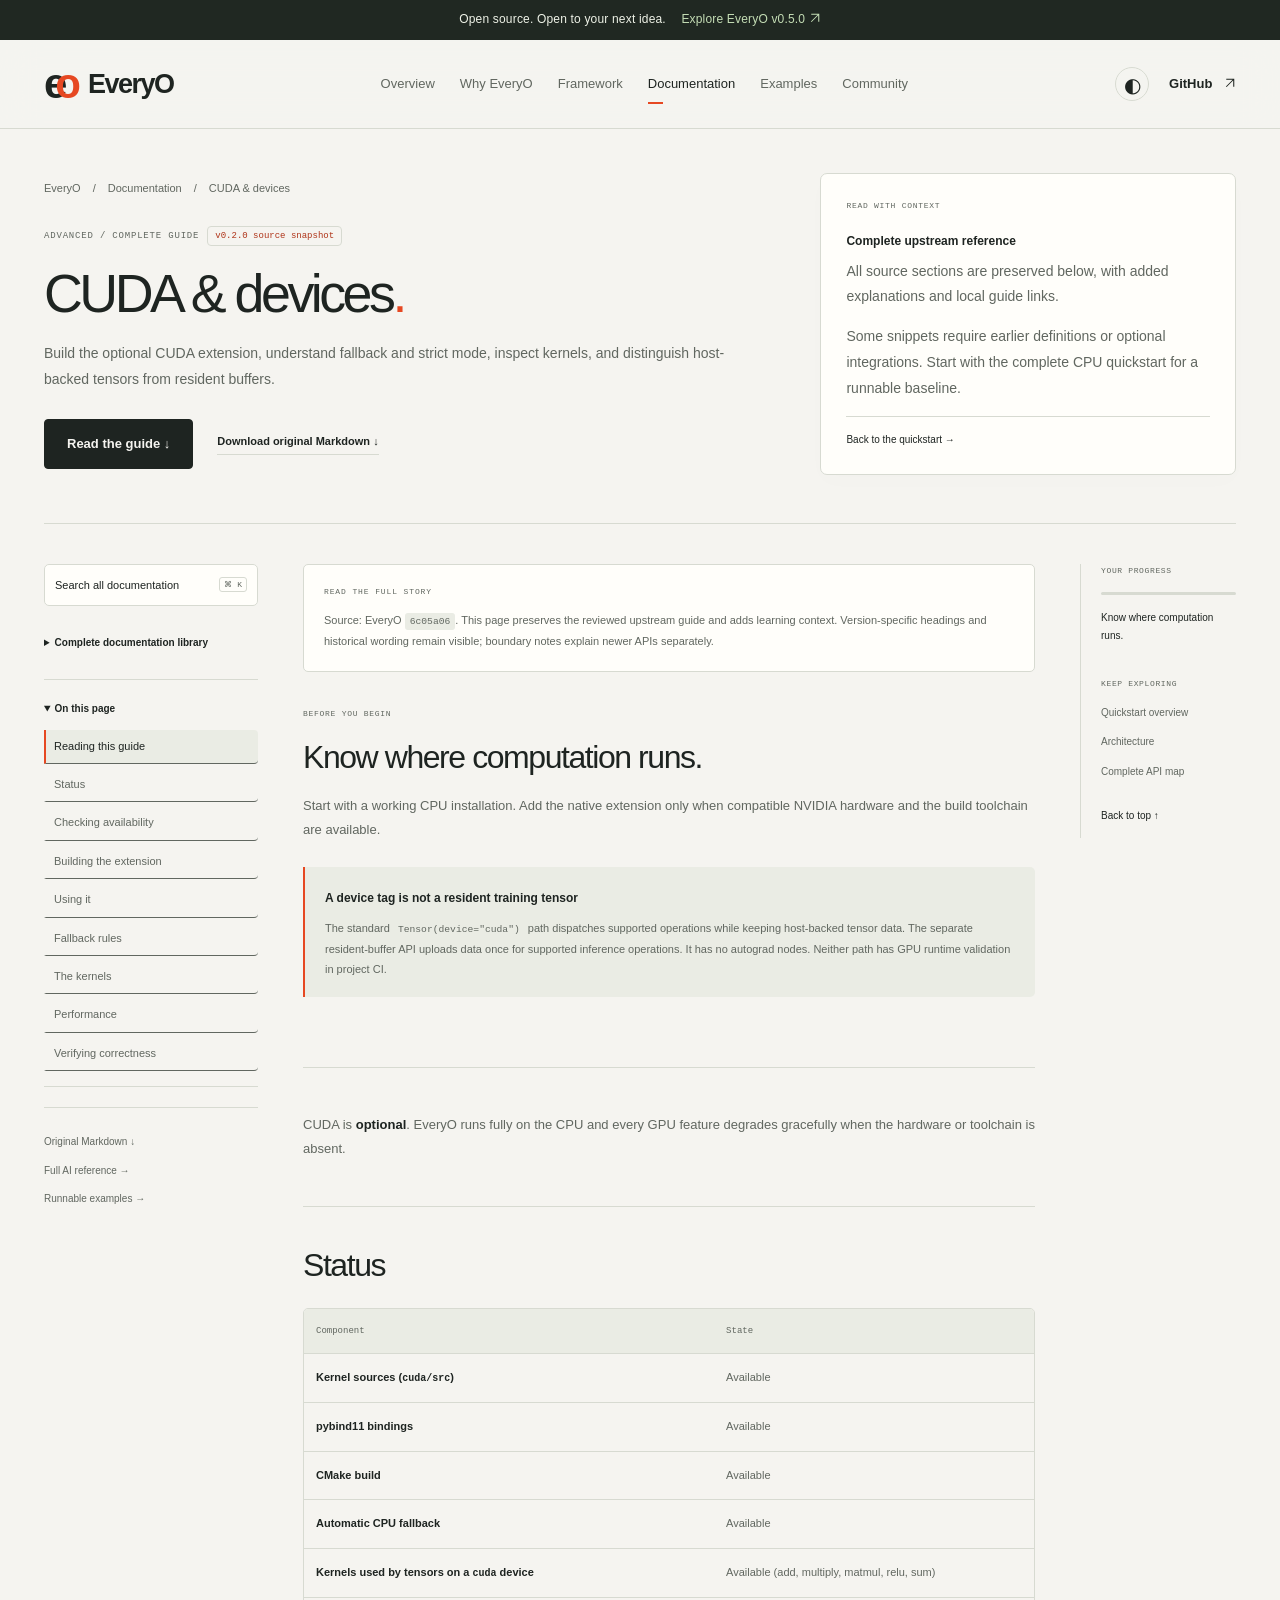
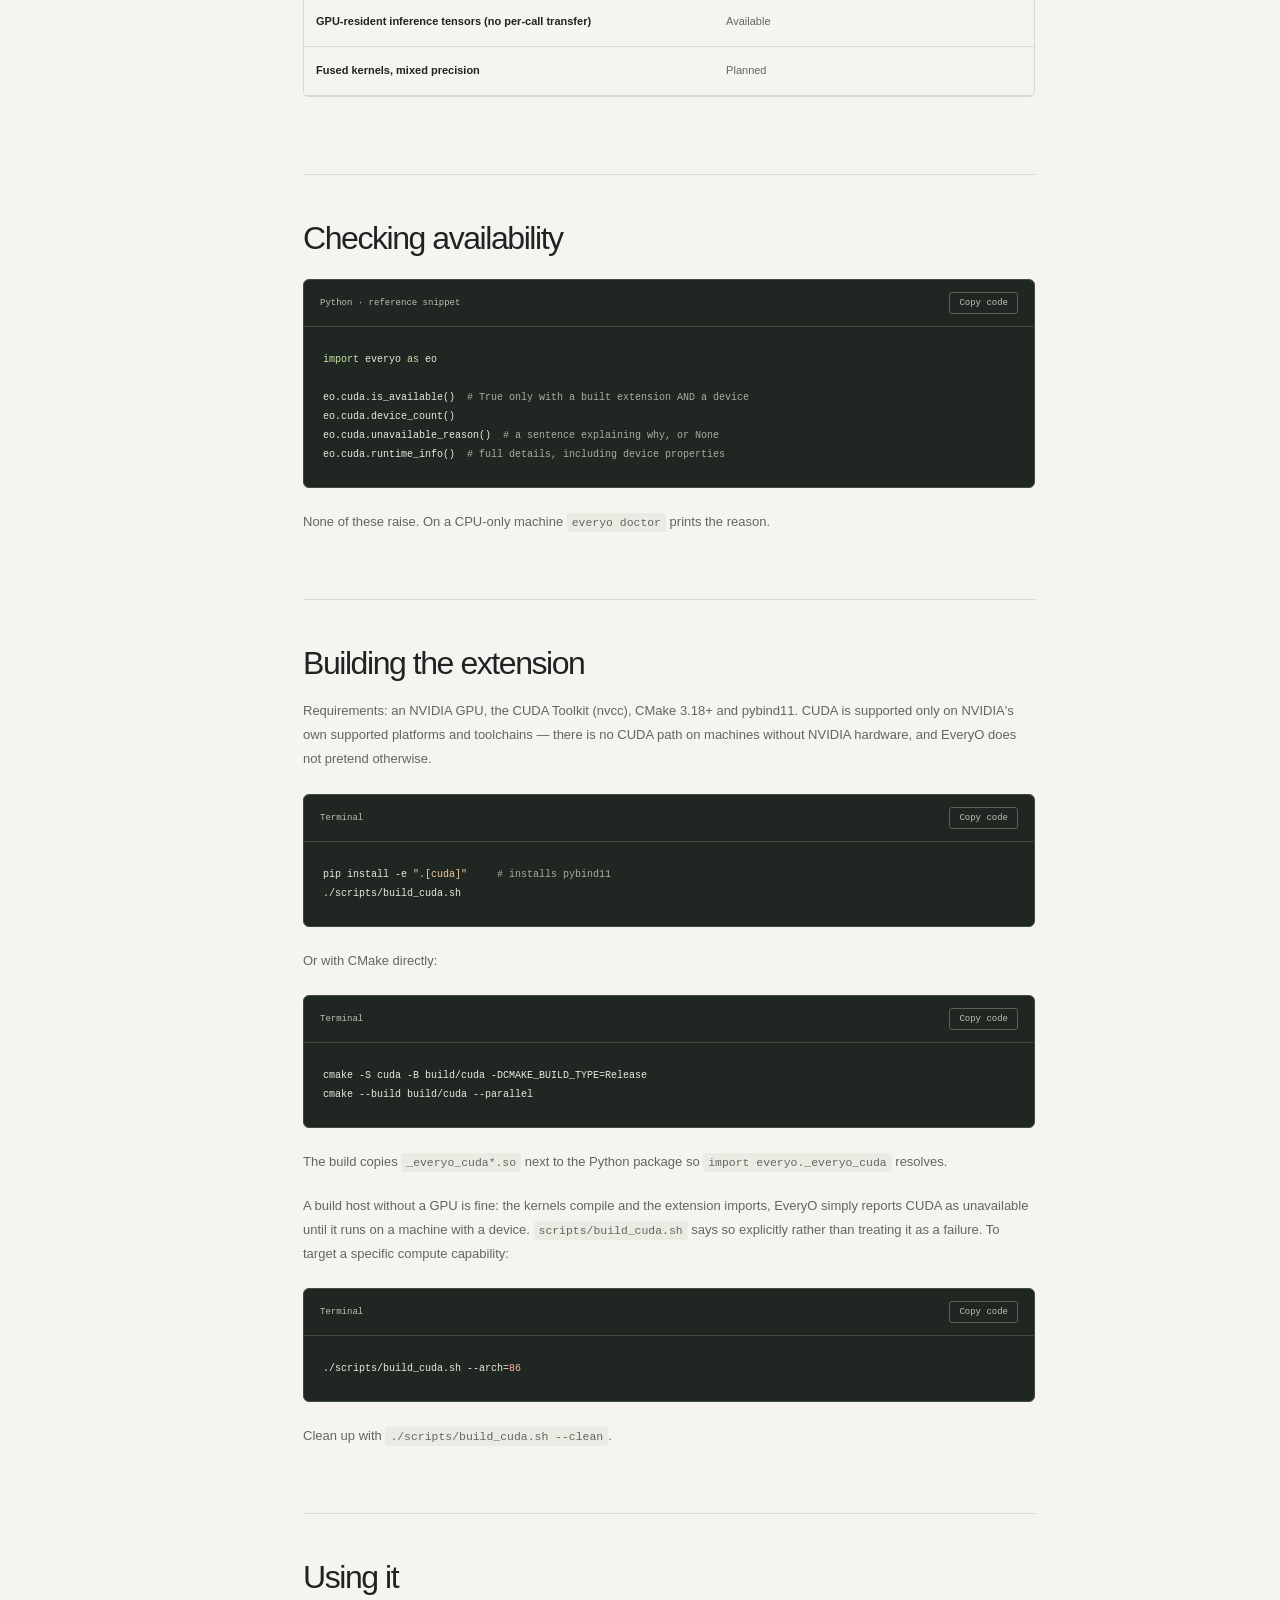
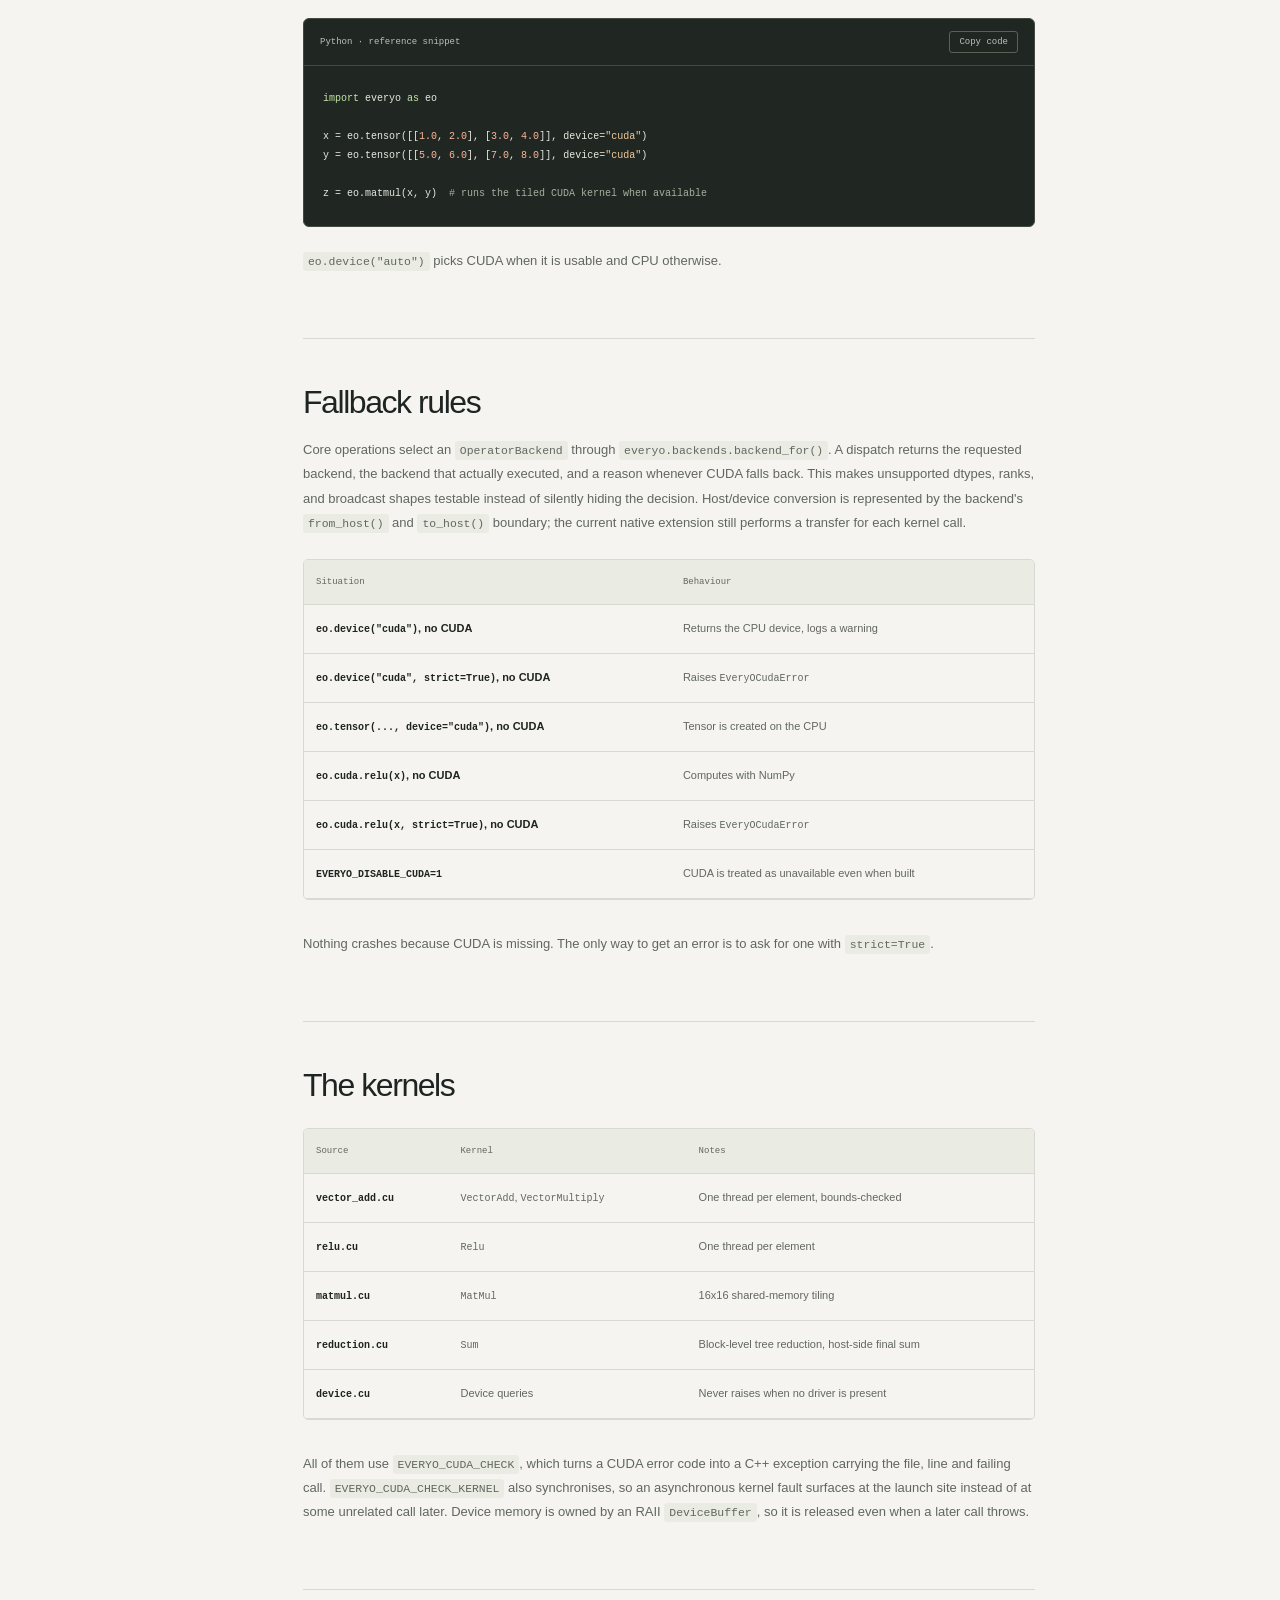
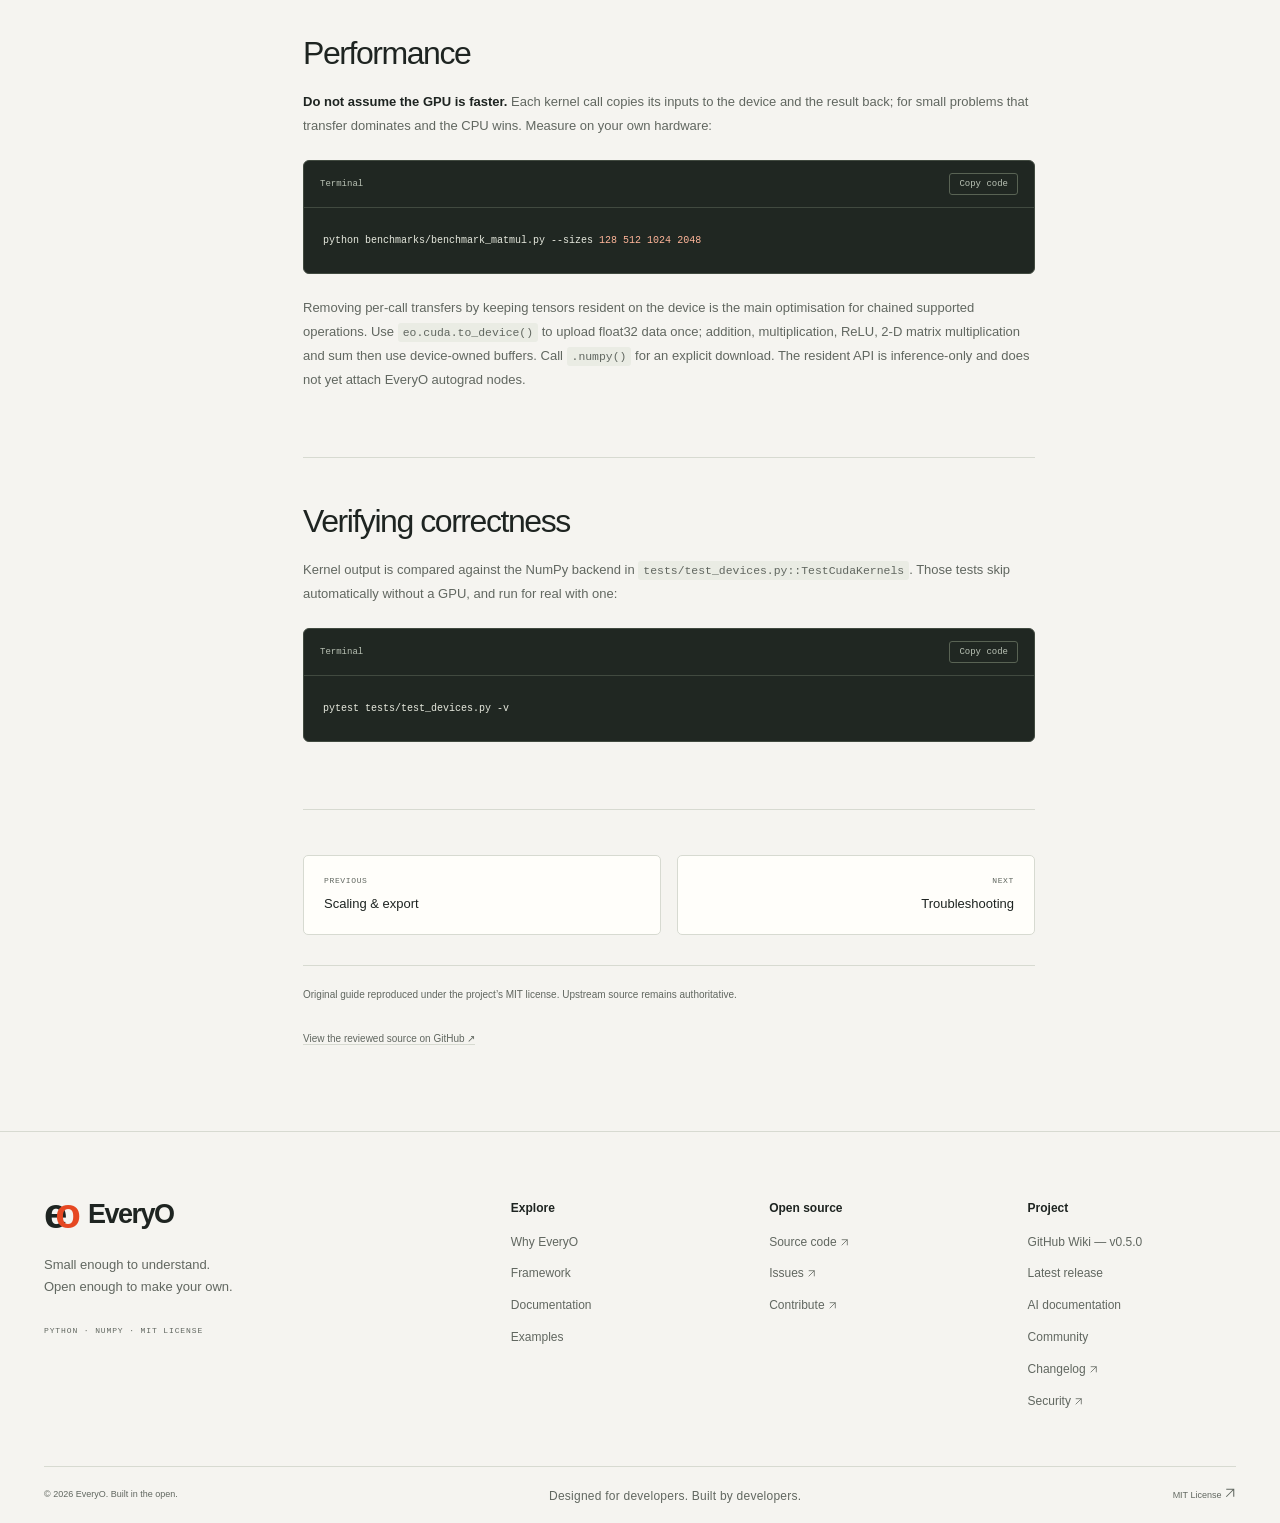
<file: docs-cuda.html>
<!doctype html>
<html lang="en" data-theme="light">
  <head>
    <meta charset="utf-8" />
    <meta name="viewport" content="width=device-width,initial-scale=1" />
    <title>EveryO CUDA &amp; devices — Complete Developer Guide</title>
    <meta name="description" content="Build the optional CUDA extension, understand fallback and strict mode, inspect kernels, and distinguish host-backed tensors from resident buffers." />
    <meta
      name="robots"
      content="index,follow,max-image-preview:large,max-snippet:-1,max-video-preview:-1"
    />
    <meta name="theme-color" content="#f5f4f0" />
    <link rel="canonical" href="https://krishanth7.github.io/everyo-site/docs-cuda.html" />
    <meta property="og:type" content="website" />
    <meta property="og:title" content="EveryO CUDA &amp; devices — Complete Developer Guide" />
    <meta property="og:description" content="Build the optional CUDA extension, understand fallback and strict mode, inspect kernels, and distinguish host-backed tensors from resident buffers." />
    <meta property="og:url" content="https://krishanth7.github.io/everyo-site/docs-cuda.html" />
    <meta
      property="og:image"
      content="https://krishanth7.github.io/everyo-site/assets/img/social-card.png"
    />
    <meta property="og:image:width" content="1200" />
    <meta property="og:image:height" content="630" />
    <meta
      property="og:image:alt"
      content="EveryO — Understand the intelligence you build."
    />
    <meta name="twitter:card" content="summary_large_image" />
    <meta name="twitter:title" content="EveryO CUDA &amp; devices — Complete Developer Guide" />
    <meta name="twitter:description" content="Build the optional CUDA extension, understand fallback and strict mode, inspect kernels, and distinguish host-backed tensors from resident buffers." />
    <meta
      name="twitter:image"
      content="https://krishanth7.github.io/everyo-site/assets/img/social-card.png"
    />
    <link rel="icon" type="image/svg+xml" href="assets/img/favicon.svg" />
    <script>
      try {
        var t = localStorage.getItem("everyo-theme");
        document.documentElement.dataset.theme =
          t === "dark" || t === "light"
            ? t
            : matchMedia("(prefers-color-scheme: dark)").matches
              ? "dark"
              : "light";
      } catch (_) {}
    </script>
    <link rel="stylesheet" href="assets/css/developer-site.css" />
    <link rel="stylesheet" href="assets/css/documentation.css" />
    <meta name="author" content="EveryO contributors" />
    <meta
      name="keywords"
      content="EveryO documentation, Python quickstart, tensor API, autograd tutorial, train classifier, model serialization"
    />
    <meta
      name="googlebot"
      content="index,follow,max-image-preview:large,max-snippet:-1"
    />
    <meta property="og:site_name" content="EveryO" />
    <meta property="og:locale" content="en_US" />
    <meta property="og:image:type" content="image/png" />
    <meta
      name="twitter:image:alt"
      content="EveryO — Understand the intelligence you build."
    />
    <link
      rel="alternate"
      type="text/plain"
      title="EveryO LLM index"
      href="llms.txt"
    />
    <link
      rel="alternate"
      type="text/plain"
      title="EveryO expanded AI reference"
      href="llms-full.txt"
    />
    <link
      rel="alternate"
      type="text/markdown"
      title="EveryO documentation in Markdown"
      href="docs/cuda.md"
    />
    <link rel="stylesheet" href="assets/css/site-experience.css" />
    <link
      rel="sitemap"
      type="application/xml"
      title="EveryO sitemap"
      href="sitemap.xml"
    />
    <link
      rel="alternate"
      type="text/plain"
      title="EveryO AI discovery summary"
      href="ai.txt"
    />
    <script type="application/ld+json">{
  "@context": "https://schema.org",
  "@graph": [
    {
      "@type": "WebSite",
      "@id": "https://krishanth7.github.io/everyo-site/#website",
      "url": "https://krishanth7.github.io/everyo-site/",
      "name": "EveryO",
      "inLanguage": "en",
      "description": "Learn and inspect neural computing with a readable Python framework built on NumPy."
    },
    {
      "@type": "SoftwareSourceCode",
      "@id": "https://krishanth7.github.io/everyo-site/#source",
      "name": "EveryO",
      "url": "https://github.com/krishanth7/EveryO",
      "codeRepository": "https://github.com/krishanth7/EveryO",
      "programmingLanguage": "Python",
      "runtimePlatform": "Python 3.9–3.12 with NumPy and Matplotlib",
      "version": "0.5.0",
      "license": "https://opensource.org/license/mit",
      "description": "A neural computing framework built from scratch on NumPy for learning, teaching, and small-scale experiments.",
      "isAccessibleForFree": true,
      "targetProduct": {
        "@id": "https://krishanth7.github.io/everyo-site/#software"
      }
    },
    {
      "@type": "SoftwareApplication",
      "@id": "https://krishanth7.github.io/everyo-site/#software",
      "name": "EveryO",
      "url": "https://krishanth7.github.io/everyo-site/",
      "applicationCategory": "DeveloperApplication",
      "operatingSystem": "Linux, macOS, Windows",
      "softwareVersion": "0.5.0",
      "softwareRequirements": "Python 3.9–3.12, NumPy, Matplotlib",
      "license": "https://opensource.org/license/mit",
      "isAccessibleForFree": true,
      "description": "A neural computing framework built from scratch on NumPy for learning, teaching, and small-scale experiments."
    },
    {
      "@type": "TechArticle",
      "@id": "https://krishanth7.github.io/everyo-site/docs-cuda.html#page",
      "url": "https://krishanth7.github.io/everyo-site/docs-cuda.html",
      "name": "EveryO CUDA & devices — Complete Developer Guide",
      "description": "Build the optional CUDA extension, understand fallback and strict mode, inspect kernels, and distinguish host-backed tensors from resident buffers.",
      "inLanguage": "en",
      "isPartOf": {
        "@id": "https://krishanth7.github.io/everyo-site/#website"
      },
      "about": {
        "@id": "https://krishanth7.github.io/everyo-site/#source"
      },
      "breadcrumb": {
        "@id": "https://krishanth7.github.io/everyo-site/docs-cuda.html#breadcrumbs"
      },
      "keywords": "EveryO documentation, Python quickstart, tensor API, autograd tutorial, train classifier, model serialization",
      "citation": "https://github.com/krishanth7/EveryO/blob/6c05a061eb62fa2646e726d15cac07053d04c79e/docs/cuda.md"
    },
    {
      "@type": "BreadcrumbList",
      "@id": "https://krishanth7.github.io/everyo-site/docs-cuda.html#breadcrumbs",
      "itemListElement": [
        {
          "@type": "ListItem",
          "position": 1,
          "name": "EveryO",
          "item": "https://krishanth7.github.io/everyo-site/"
        },
        {
          "@type": "ListItem",
          "position": 2,
          "name": "Documentation",
          "item": "https://krishanth7.github.io/everyo-site/documentation.html"
        },
        {
          "@type": "ListItem",
          "position": 3,
          "name": "CUDA & devices",
          "item": "https://krishanth7.github.io/everyo-site/docs-cuda.html"
        }
      ]
    }
  ]
}</script>
  <link rel="stylesheet" href="assets/css/reference-docs.css">
  <link rel="stylesheet" href="assets/css/corporate-refinement.css"></head>
  <body data-page="documentation" class="reference-page">
    <a class="skip" href="#main">Skip to content</a>
    <div class="announcement">
      <a href="https://github.com/krishanth7/EveryO/releases"
        >Open source. Open to your next idea.
        <span
          >Explore EveryO v0.5.0
          <svg
            class="arrow"
            viewBox="0 0 16 16"
            fill="none"
            stroke="currentColor"
            stroke-width="1.4"
            aria-hidden="true"
          >
            <path d="M3 13 13 3M3 3h10v10" /></svg></span
      ></a>
    </div>
    <header class="site-header">
      <div class="container header-inner">
        <a class="brand" href="index.html" aria-label="EveryO home"
          ><span class="brand-mark" aria-hidden="true">e<span>o</span></span
          ><span>EveryO</span></a
        >
        <nav id="nav-links" aria-label="Primary">
          <a data-page="overview" href="index.html">Overview</a
          ><a data-page="why" href="why-everyo.html">Why EveryO</a
          ><a data-page="features" href="features.html">Framework</a
          ><a
            data-page="documentation"
            href="documentation.html"
            aria-current="true"
            >Documentation</a
          ><a data-page="examples" href="examples.html">Examples</a
          ><a data-page="community" href="community.html">Community</a>
        </nav>
        <div class="header-actions">
          <button
            id="theme-toggle"
            class="icon-button"
            aria-label="Switch colour theme"
            aria-pressed="false"
            type="button"
          >
            ◐</button
          ><a class="github-link" href="https://github.com/krishanth7/EveryO"
            >GitHub
            <span aria-hidden="true"
              ><svg
                class="arrow"
                viewBox="0 0 16 16"
                fill="none"
                stroke="currentColor"
                stroke-width="1.4"
                aria-hidden="true"
              >
                <path d="M3 13 13 3M3 3h10v10" /></svg></span></a
          ><button
            id="nav-toggle"
            class="icon-button menu-toggle"
            type="button"
            aria-expanded="false"
            aria-controls="nav-links"
            aria-label="Open menu"
          >
            ☰
          </button>
        </div>
      </div>
      <div class="page-progress" aria-hidden="true">
        <span id="page-progress-fill"></span>
      </div>
    </header>
    <main id="main"><section class="container docs-masthead" id="top"><div><nav class="docs-breadcrumb" aria-label="Breadcrumb"><a href="index.html">EveryO</a><span aria-hidden="true">/</span><a href="documentation.html">Documentation</a><span aria-hidden="true">/</span><span>CUDA &amp; devices</span></nav><p class="eyebrow">ADVANCED / COMPLETE GUIDE <span class="version-pill">v0.2.0 source snapshot</span></p><h1>CUDA &amp; devices<span class="accent-word">.</span></h1><p>Build the optional CUDA extension, understand fallback and strict mode, inspect kernels, and distinguish host-backed tensors from resident buffers.</p><div class="docs-hero-actions"><a class="button" href="#reading-this-guide">Read the guide ↓</a><a class="text-link" href="docs/cuda.md" download>Download original Markdown ↓</a></div></div><div class="docs-intro-card"><span class="eyebrow">READ WITH CONTEXT</span><p><strong>Complete upstream reference</strong>All source sections are preserved below, with added explanations and local guide links.</p><p>Some snippets require earlier definitions or optional integrations. Start with the complete CPU quickstart for a runnable baseline.</p><a href="documentation.html">Back to the quickstart →</a></div></section><div class="container docs-workspace"><aside class="docs-sidebar"><button type="button" class="docs-search-trigger" id="docs-search-open" aria-haspopup="dialog" aria-controls="docs-search"><span>Search all documentation</span><kbd>⌘ K</kbd></button><!-- DOC-LIBRARY:START --><details class="docs-library"><summary>Complete documentation library</summary><nav aria-label="Documentation library"><a href="documentation.html">Quickstart overview</a><a href="docs-getting-started.html">Getting started</a><a href="docs-architecture.html">Architecture</a><a href="docs-autograd.html">Automatic differentiation</a><a href="docs-api-reference.html">Full API reference</a><a href="docs-scaling.html">Scaling &amp; export</a><a href="docs-cuda.html" aria-current="page">CUDA &amp; devices</a><a href="docs-troubleshooting.html">Troubleshooting</a></nav></details><!-- DOC-LIBRARY:END --><details class="docs-page-toc" open><summary>On this page</summary><nav aria-label="On this page"><a href="#reading-this-guide">Reading this guide</a><a href="#status">Status</a><a href="#checking-availability">Checking availability</a><a href="#building-the-extension">Building the extension</a><a href="#using-it">Using it</a><a href="#fallback-rules">Fallback rules</a><a href="#the-kernels">The kernels</a><a href="#performance">Performance</a><a href="#verifying-correctness">Verifying correctness</a></nav></details><div class="docs-sidebar-resources"><a href="docs/cuda.md" download>Original Markdown ↓</a><a href="llms-full.txt">Full AI reference →</a><a href="examples.html">Runnable examples →</a></div></aside><article class="docs-content reference-content"><div class="docs-source-note"><span class="eyebrow">READ THE FULL STORY</span><p>Source: EveryO <code>6c05a06</code>. This page preserves the reviewed upstream guide and adds learning context. Version-specific headings and historical wording remain visible; boundary notes explain newer APIs separately.</p></div><section id="reading-this-guide" data-doc-section><p class="eyebrow">BEFORE YOU BEGIN</p><h2>Know where computation runs.</h2><p>Start with a working CPU installation. Add the native extension only when compatible NVIDIA hardware and the build toolchain are available.</p><div class="callout"><b>A device tag is not a resident training tensor</b><p>The standard <code>Tensor(device="cuda")</code> path dispatches supported operations while keeping host-backed tensor data. The separate resident-buffer API uploads data once for supported inference operations. It has no autograd nodes. Neither path has GPU runtime validation in project CI.</p></div></section><div class="reference-intro"><p>CUDA is <strong>optional</strong>. EveryO runs fully on the CPU and every GPU feature
degrades gracefully when the hardware or toolchain is absent.</p>
</div><section id="status" data-doc-section><h2>Status</h2>
<div class="table-scroll"><table>
<thead>
<tr>
<th>Component</th>
<th>State</th>
</tr>
</thead>
<tbody>
<tr>
<td>Kernel sources (<code>cuda/src</code>)</td>
<td>Available</td>
</tr>
<tr>
<td>pybind11 bindings</td>
<td>Available</td>
</tr>
<tr>
<td>CMake build</td>
<td>Available</td>
</tr>
<tr>
<td>Automatic CPU fallback</td>
<td>Available</td>
</tr>
<tr>
<td>Kernels used by tensors on a <code>cuda</code> device</td>
<td>Available (add, multiply, matmul, relu, sum)</td>
</tr>
<tr>
<td>GPU-resident inference tensors (no per-call transfer)</td>
<td>Available</td>
</tr>
<tr>
<td>Fused kernels, mixed precision</td>
<td>Planned</td>
</tr>
</tbody>
</table></div>
</section><section id="checking-availability" data-doc-section><h2>Checking availability</h2>
<div class="codebox"><div class="codebar"><span>Python · reference snippet</span><button class="copy-button" type="button">Copy code</button></div><pre><code>import everyo as eo

eo.cuda.is_available()  # True only with a built extension AND a device
eo.cuda.device_count()
eo.cuda.unavailable_reason()  # a sentence explaining why, or None
eo.cuda.runtime_info()  # full details, including device properties
</code></pre><span class="copy-status" role="status"></span></div>
<p>None of these raise. On a CPU-only machine <code>everyo doctor</code> prints the reason.</p>
</section><section id="building-the-extension" data-doc-section><h2>Building the extension</h2>
<p>Requirements: an NVIDIA GPU, the CUDA Toolkit (nvcc), CMake 3.18+ and
pybind11. CUDA is supported only on NVIDIA's own supported platforms and
toolchains — there is no CUDA path on machines without NVIDIA hardware, and
EveryO does not pretend otherwise.</p>
<div class="codebox"><div class="codebar"><span>Terminal</span><button class="copy-button" type="button">Copy code</button></div><pre><code>pip install -e &quot;.[cuda]&quot;     # installs pybind11
./scripts/build_cuda.sh
</code></pre><span class="copy-status" role="status"></span></div>
<p>Or with CMake directly:</p>
<div class="codebox"><div class="codebar"><span>Terminal</span><button class="copy-button" type="button">Copy code</button></div><pre><code>cmake -S cuda -B build/cuda -DCMAKE_BUILD_TYPE=Release
cmake --build build/cuda --parallel
</code></pre><span class="copy-status" role="status"></span></div>
<p>The build copies <code>_everyo_cuda*.so</code> next to the Python package so
<code>import everyo._everyo_cuda</code> resolves.</p>
<p>A build host without a GPU is fine: the kernels compile and the extension
imports, EveryO simply reports CUDA as unavailable until it runs on a machine
with a device. <code>scripts/build_cuda.sh</code> says so explicitly rather than treating
it as a failure. To target a specific compute capability:</p>
<div class="codebox"><div class="codebar"><span>Terminal</span><button class="copy-button" type="button">Copy code</button></div><pre><code>./scripts/build_cuda.sh --arch=86
</code></pre><span class="copy-status" role="status"></span></div>
<p>Clean up with <code>./scripts/build_cuda.sh --clean</code>.</p>
</section><section id="using-it" data-doc-section><h2>Using it</h2>
<div class="codebox"><div class="codebar"><span>Python · reference snippet</span><button class="copy-button" type="button">Copy code</button></div><pre><code>import everyo as eo

x = eo.tensor([[1.0, 2.0], [3.0, 4.0]], device=&quot;cuda&quot;)
y = eo.tensor([[5.0, 6.0], [7.0, 8.0]], device=&quot;cuda&quot;)

z = eo.matmul(x, y)  # runs the tiled CUDA kernel when available
</code></pre><span class="copy-status" role="status"></span></div>
<p><code>eo.device(&quot;auto&quot;)</code> picks CUDA when it is usable and CPU otherwise.</p>
</section><section id="fallback-rules" data-doc-section><h2>Fallback rules</h2>
<p>Core operations select an <code>OperatorBackend</code> through
<code>everyo.backends.backend_for()</code>. A dispatch returns the requested backend, the
backend that actually executed, and a reason whenever CUDA falls back. This
makes unsupported dtypes, ranks, and broadcast shapes testable instead of
silently hiding the decision. Host/device conversion is represented by the
backend's <code>from_host()</code> and <code>to_host()</code> boundary; the current native extension
still performs a transfer for each kernel call.</p>
<div class="table-scroll"><table>
<thead>
<tr>
<th>Situation</th>
<th>Behaviour</th>
</tr>
</thead>
<tbody>
<tr>
<td><code>eo.device(&quot;cuda&quot;)</code>, no CUDA</td>
<td>Returns the CPU device, logs a warning</td>
</tr>
<tr>
<td><code>eo.device(&quot;cuda&quot;, strict=True)</code>, no CUDA</td>
<td>Raises <code>EveryOCudaError</code></td>
</tr>
<tr>
<td><code>eo.tensor(..., device=&quot;cuda&quot;)</code>, no CUDA</td>
<td>Tensor is created on the CPU</td>
</tr>
<tr>
<td><code>eo.cuda.relu(x)</code>, no CUDA</td>
<td>Computes with NumPy</td>
</tr>
<tr>
<td><code>eo.cuda.relu(x, strict=True)</code>, no CUDA</td>
<td>Raises <code>EveryOCudaError</code></td>
</tr>
<tr>
<td><code>EVERYO_DISABLE_CUDA=1</code></td>
<td>CUDA is treated as unavailable even when built</td>
</tr>
</tbody>
</table></div>
<p>Nothing crashes because CUDA is missing. The only way to get an error is to ask
for one with <code>strict=True</code>.</p>
</section><section id="the-kernels" data-doc-section><h2>The kernels</h2>
<div class="table-scroll"><table>
<thead>
<tr>
<th>Source</th>
<th>Kernel</th>
<th>Notes</th>
</tr>
</thead>
<tbody>
<tr>
<td><code>vector_add.cu</code></td>
<td><code>VectorAdd</code>, <code>VectorMultiply</code></td>
<td>One thread per element, bounds-checked</td>
</tr>
<tr>
<td><code>relu.cu</code></td>
<td><code>Relu</code></td>
<td>One thread per element</td>
</tr>
<tr>
<td><code>matmul.cu</code></td>
<td><code>MatMul</code></td>
<td>16x16 shared-memory tiling</td>
</tr>
<tr>
<td><code>reduction.cu</code></td>
<td><code>Sum</code></td>
<td>Block-level tree reduction, host-side final sum</td>
</tr>
<tr>
<td><code>device.cu</code></td>
<td>Device queries</td>
<td>Never raises when no driver is present</td>
</tr>
</tbody>
</table></div>
<p>All of them use <code>EVERYO_CUDA_CHECK</code>, which turns a CUDA error code into a C++
exception carrying the file, line and failing call. <code>EVERYO_CUDA_CHECK_KERNEL</code>
also synchronises, so an asynchronous kernel fault surfaces at the launch site
instead of at some unrelated call later. Device memory is owned by an RAII
<code>DeviceBuffer</code>, so it is released even when a later call throws.</p>
</section><section id="performance" data-doc-section><h2>Performance</h2>
<p><strong>Do not assume the GPU is faster.</strong> Each kernel call copies its inputs to the
device and the result back; for small problems that transfer dominates and the
CPU wins. Measure on your own hardware:</p>
<div class="codebox"><div class="codebar"><span>Terminal</span><button class="copy-button" type="button">Copy code</button></div><pre><code>python benchmarks/benchmark_matmul.py --sizes 128 512 1024 2048
</code></pre><span class="copy-status" role="status"></span></div>
<p>Removing per-call transfers by keeping tensors resident on the device is the
main optimisation for chained supported operations. Use <code>eo.cuda.to_device()</code>
to upload float32 data once; addition, multiplication, ReLU, 2-D matrix
multiplication and sum then use device-owned buffers. Call <code>.numpy()</code> for an
explicit download. The resident API is inference-only and does not yet attach
EveryO autograd nodes.</p>
</section><section id="verifying-correctness" data-doc-section><h2>Verifying correctness</h2>
<p>Kernel output is compared against the NumPy backend in
<code>tests/test_devices.py::TestCudaKernels</code>. Those tests skip automatically
without a GPU, and run for real with one:</p>
<div class="codebox"><div class="codebar"><span>Terminal</span><button class="copy-button" type="button">Copy code</button></div><pre><code>pytest tests/test_devices.py -v
</code></pre><span class="copy-status" role="status"></span></div>
</section><div class="guide-pagination"><a href="docs-scaling.html"><small>PREVIOUS</small><span>Scaling &amp; export</span></a><a href="docs-troubleshooting.html"><small>NEXT</small><span>Troubleshooting</span></a></div><div class="reference-provenance"><p>Original guide reproduced under the project’s MIT license. Upstream source remains authoritative.</p><a href="https://github.com/krishanth7/EveryO/blob/6c05a061eb62fa2646e726d15cac07053d04c79e/docs/cuda.md">View the reviewed source on GitHub ↗</a></div></article><aside class="docs-reading" aria-label="Reading guide"><p class="eyebrow">YOUR PROGRESS</p><div class="reading-track" aria-hidden="true"><span id="docs-reading-fill"></span></div><p class="reading-position" id="docs-reading-label">Reading this guide</p><p class="eyebrow">KEEP EXPLORING</p><a href="documentation.html">Quickstart overview</a><a href="docs-architecture.html">Architecture</a><a href="docs-api-reference.html">Complete API map</a><a class="back-top" href="#top">Back to top ↑</a></aside></div><dialog
        id="docs-search"
        class="docs-search-dialog"
        aria-labelledby="docs-search-title"
      >
        <div class="docs-search-heading">
          <h2 id="docs-search-title">Search documentation</h2>
          <button
            type="button"
            id="docs-search-close"
            aria-label="Close documentation search"
          >
            Esc
          </button>
        </div>
        <label for="docs-search-input"
          >Find an API, concept, or setup step</label
        ><input
          id="docs-search-input"
          type="search"
          placeholder="Try gradients, Windows, or save…"
          autocomplete="off"
          maxlength="100"
        />
        <p id="docs-search-status" role="status" aria-live="polite"></p>
        <ul id="docs-search-results"></ul>
        <p class="search-hint">
          Enter opens the first result · Tab moves through links · Esc closes
        </p>
      </dialog></main>
    <footer>
      <div class="container">
        <div class="footer-top">
          <div>
            <a class="brand" href="index.html"
              ><span class="brand-mark" aria-hidden="true">e<span>o</span></span
              ><span>EveryO</span></a
            >
            <p>
              Small enough to understand.<br />Open enough to make your own.
            </p>
            <span class="mono">PYTHON · NUMPY · MIT LICENSE</span>
          </div>
          <nav aria-label="Explore">
            <h2>Explore</h2>
            <a href="why-everyo.html">Why EveryO</a>
            <a href="features.html">Framework</a
            ><a href="documentation.html">Documentation</a
            ><a href="examples.html">Examples</a>
          </nav>
          <nav aria-label="Open source">
            <h2>Open source</h2>
            <a href="https://github.com/krishanth7/EveryO"
              >Source code
              <svg
                class="arrow"
                viewBox="0 0 16 16"
                fill="none"
                stroke="currentColor"
                stroke-width="1.4"
                aria-hidden="true"
              >
                <path d="M3 13 13 3M3 3h10v10" /></svg></a
            ><a href="https://github.com/krishanth7/EveryO/issues"
              >Issues
              <svg
                class="arrow"
                viewBox="0 0 16 16"
                fill="none"
                stroke="currentColor"
                stroke-width="1.4"
                aria-hidden="true"
              >
                <path d="M3 13 13 3M3 3h10v10" /></svg></a
            ><a
              href="https://github.com/krishanth7/EveryO/blob/main/CONTRIBUTING.md"
              >Contribute
              <svg
                class="arrow"
                viewBox="0 0 16 16"
                fill="none"
                stroke="currentColor"
                stroke-width="1.4"
                aria-hidden="true"
              >
                <path d="M3 13 13 3M3 3h10v10" /></svg
            ></a>
          </nav>
          <nav aria-label="Project">
            <h2>Project</h2>
            <a href="https://github.com/krishanth7/EveryO/wiki">GitHub Wiki — v0.5.0</a>
            <a href="https://github.com/krishanth7/EveryO/releases/tag/v0.5.0">Latest release</a>
            <a href="llms.txt">AI documentation</a>
            <a href="community.html">Community</a
            ><a
              href="https://github.com/krishanth7/EveryO/blob/main/CHANGELOG.md"
              >Changelog
              <svg
                class="arrow"
                viewBox="0 0 16 16"
                fill="none"
                stroke="currentColor"
                stroke-width="1.4"
                aria-hidden="true"
              >
                <path d="M3 13 13 3M3 3h10v10" /></svg></a
            ><a
              href="https://github.com/krishanth7/EveryO/blob/main/SECURITY.md"
              >Security
              <svg
                class="arrow"
                viewBox="0 0 16 16"
                fill="none"
                stroke="currentColor"
                stroke-width="1.4"
                aria-hidden="true"
              >
                <path d="M3 13 13 3M3 3h10v10" /></svg
            ></a>
          </nav>
        </div>
        <div class="footer-bottom">
          <span>© 2026 EveryO. Built in the open.</span
          ><span class="footer-motto">Designed for developers. Built by developers.</span
          ><a href="https://github.com/krishanth7/EveryO/blob/main/LICENSE"
            >MIT License
            <svg
              class="arrow"
              viewBox="0 0 16 16"
              fill="none"
              stroke="currentColor"
              stroke-width="1.4"
              aria-hidden="true"
            >
              <path d="M3 13 13 3M3 3h10v10" /></svg
          ></a>
        </div>
      </div>
    </footer>
    <script src="assets/js/developer-site.js" defer></script>
    <script src="assets/js/docs-search-data.js" defer></script><script src="assets/js/site-experience.js" defer></script>
  </body>
</html>
</file>
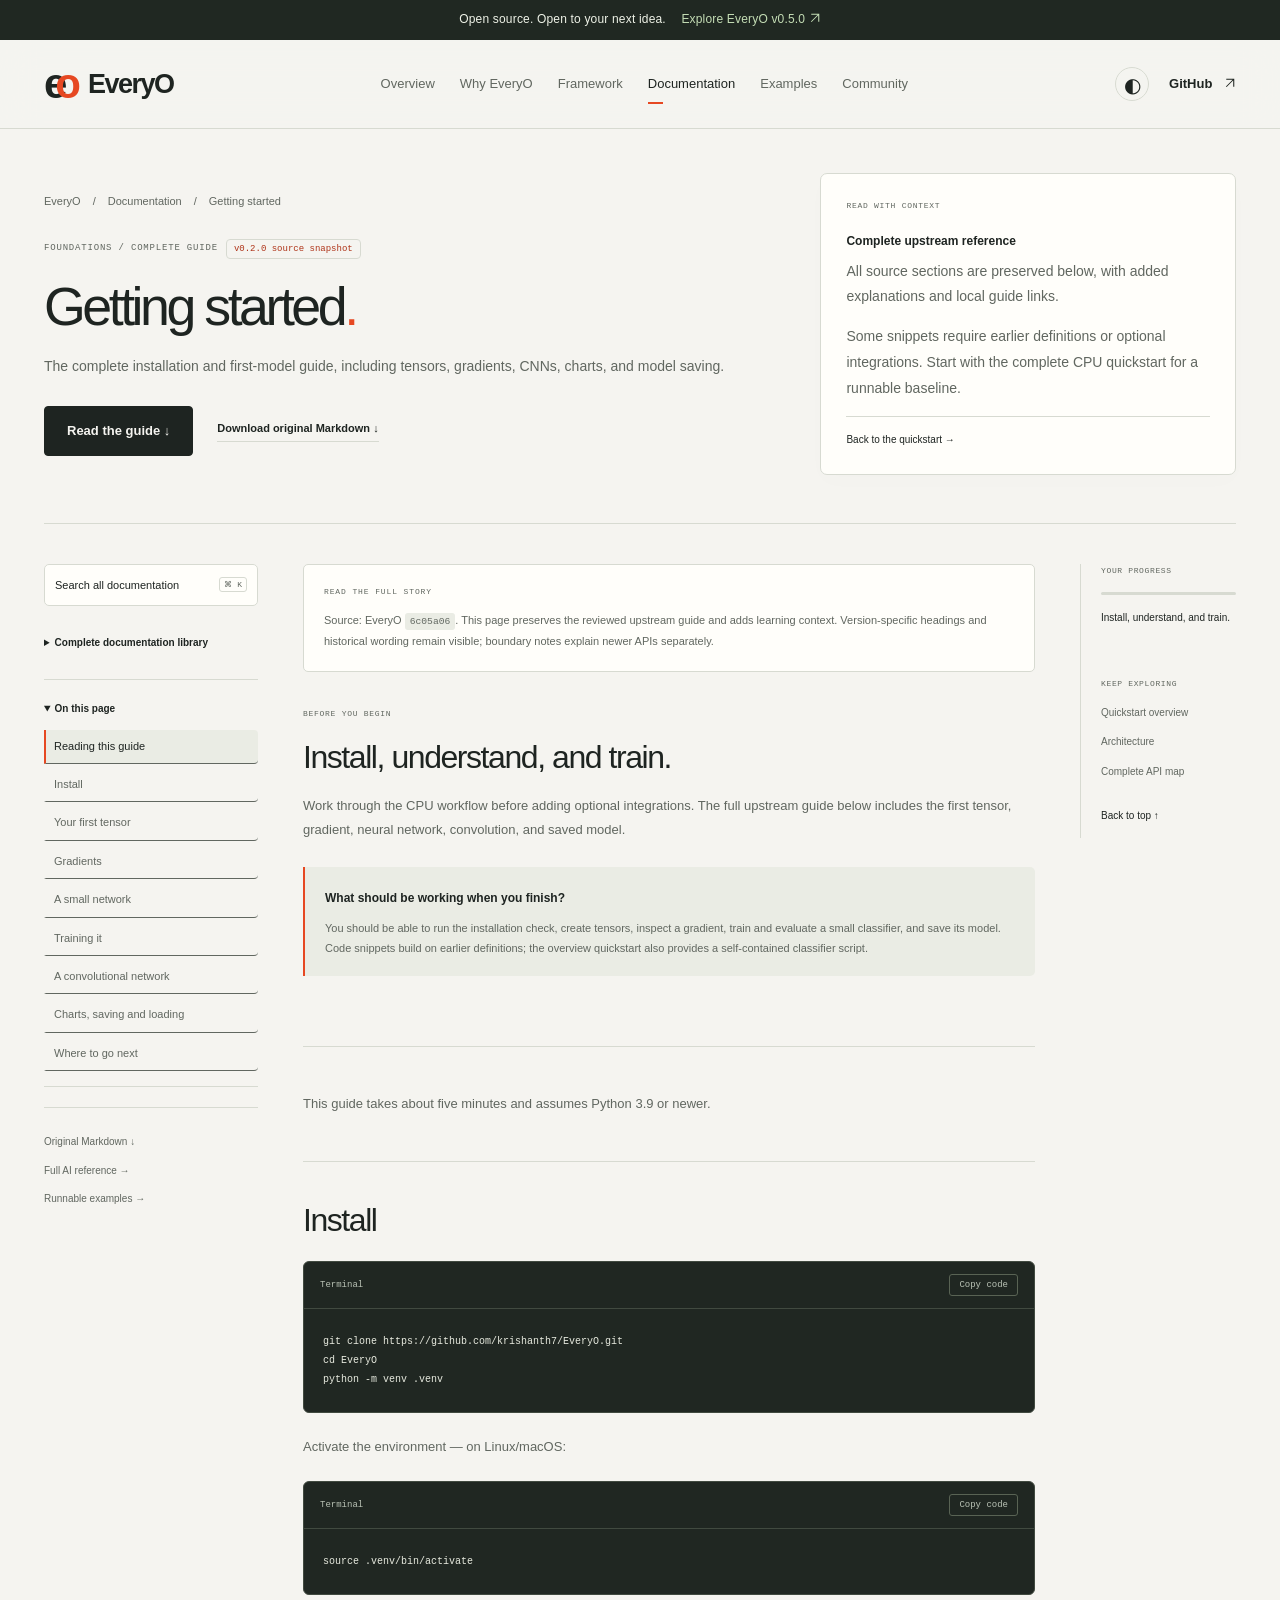
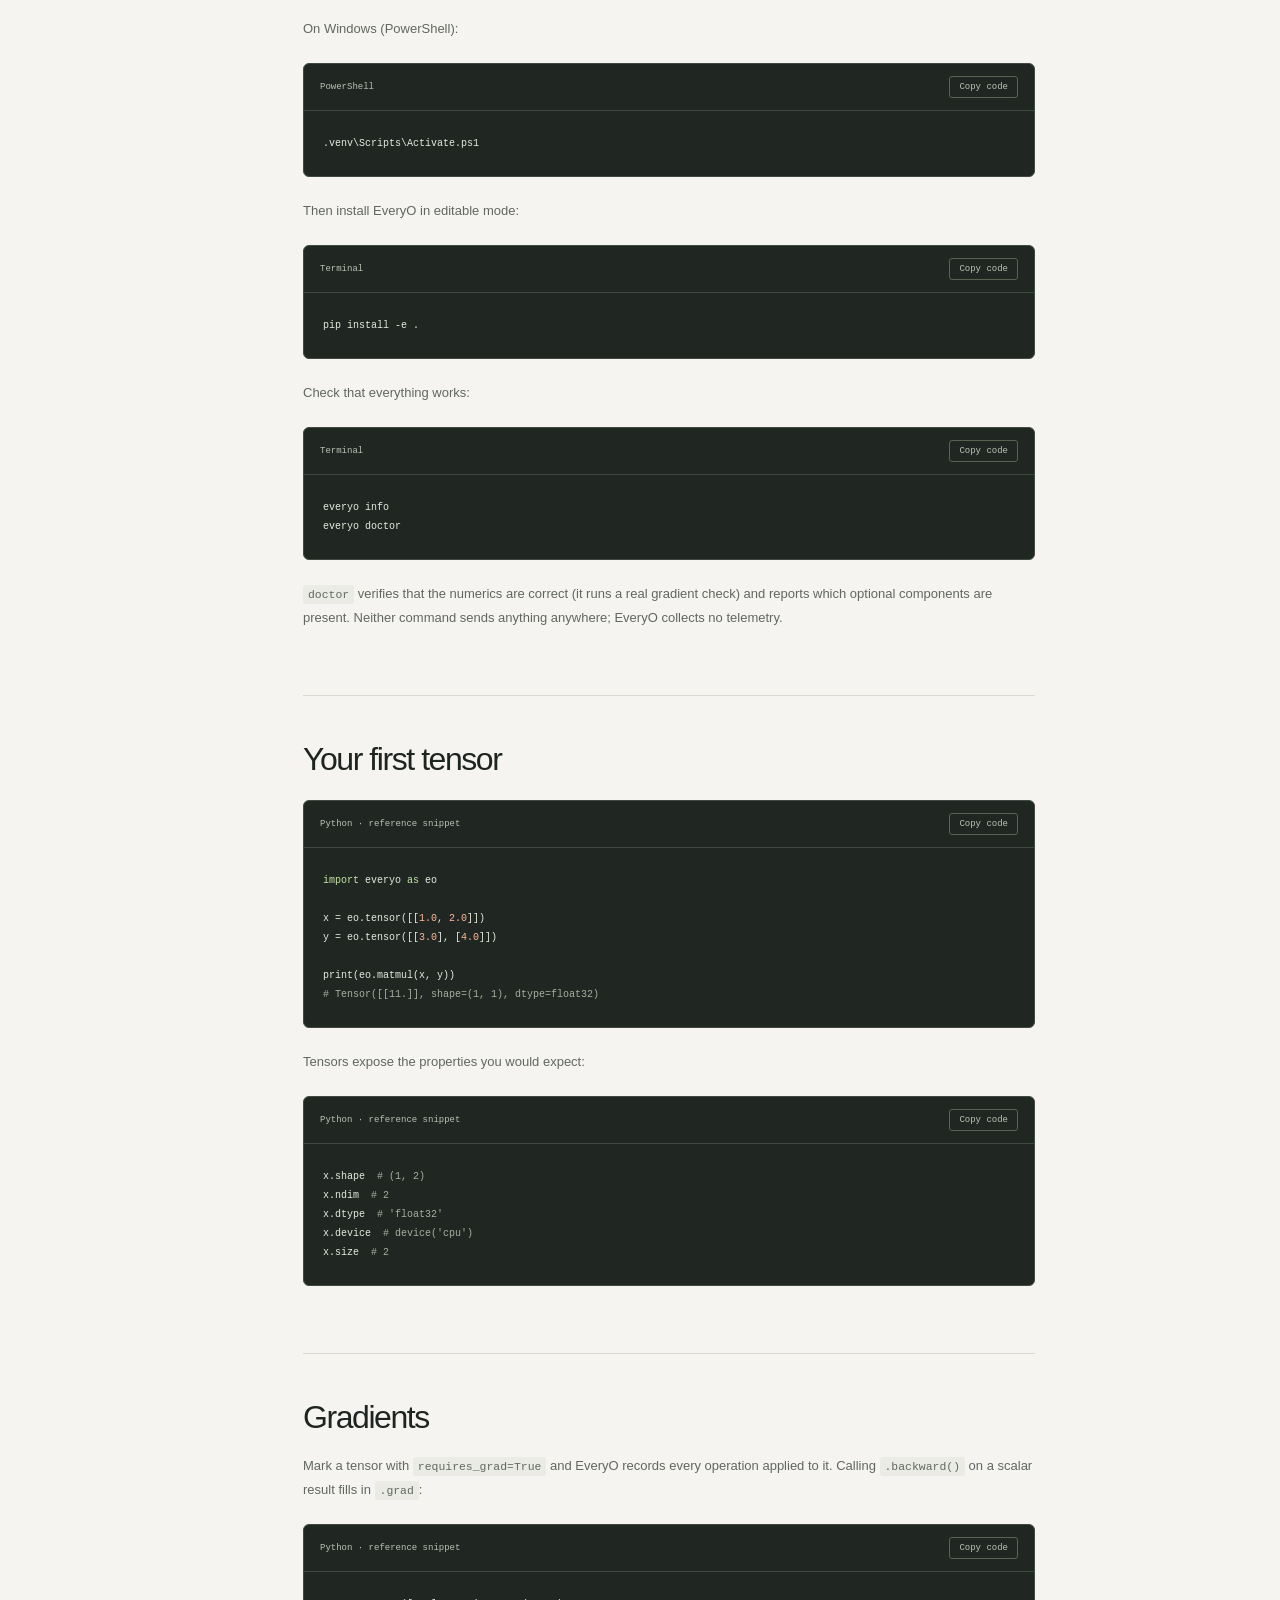
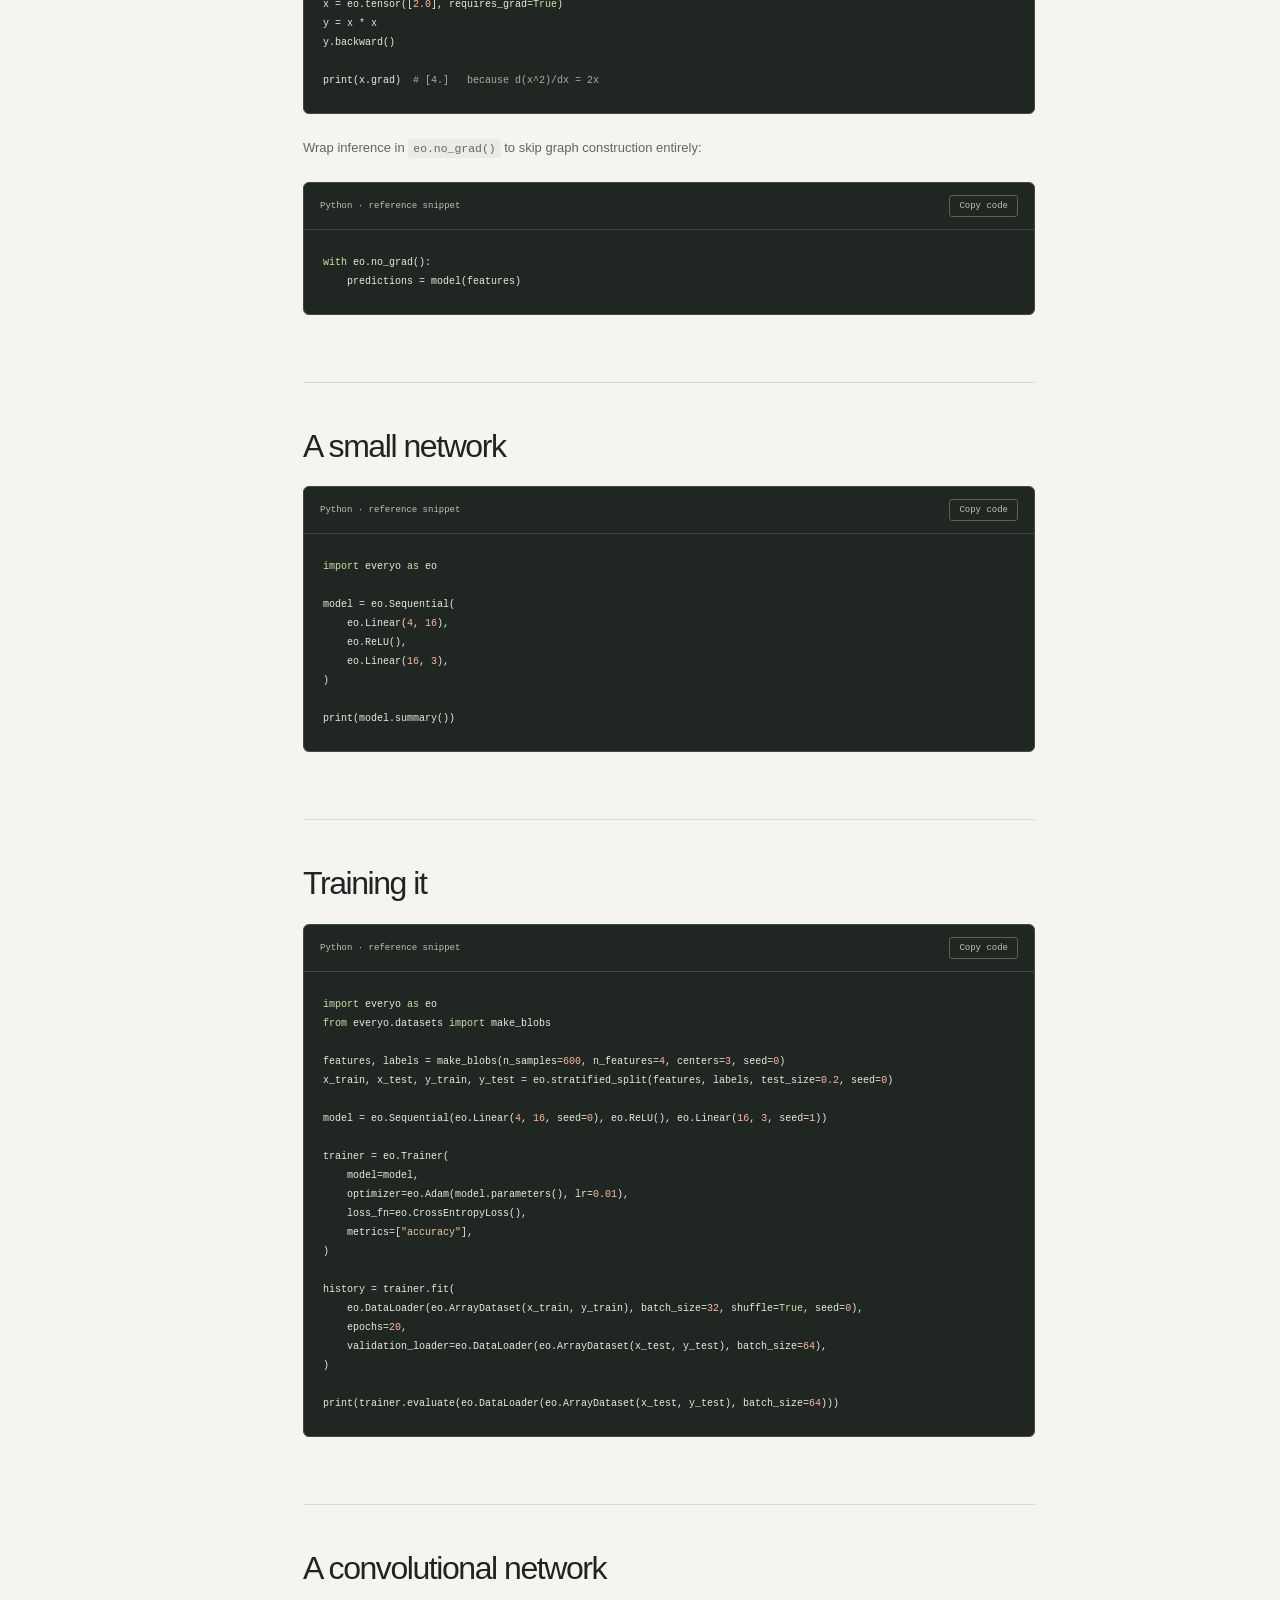
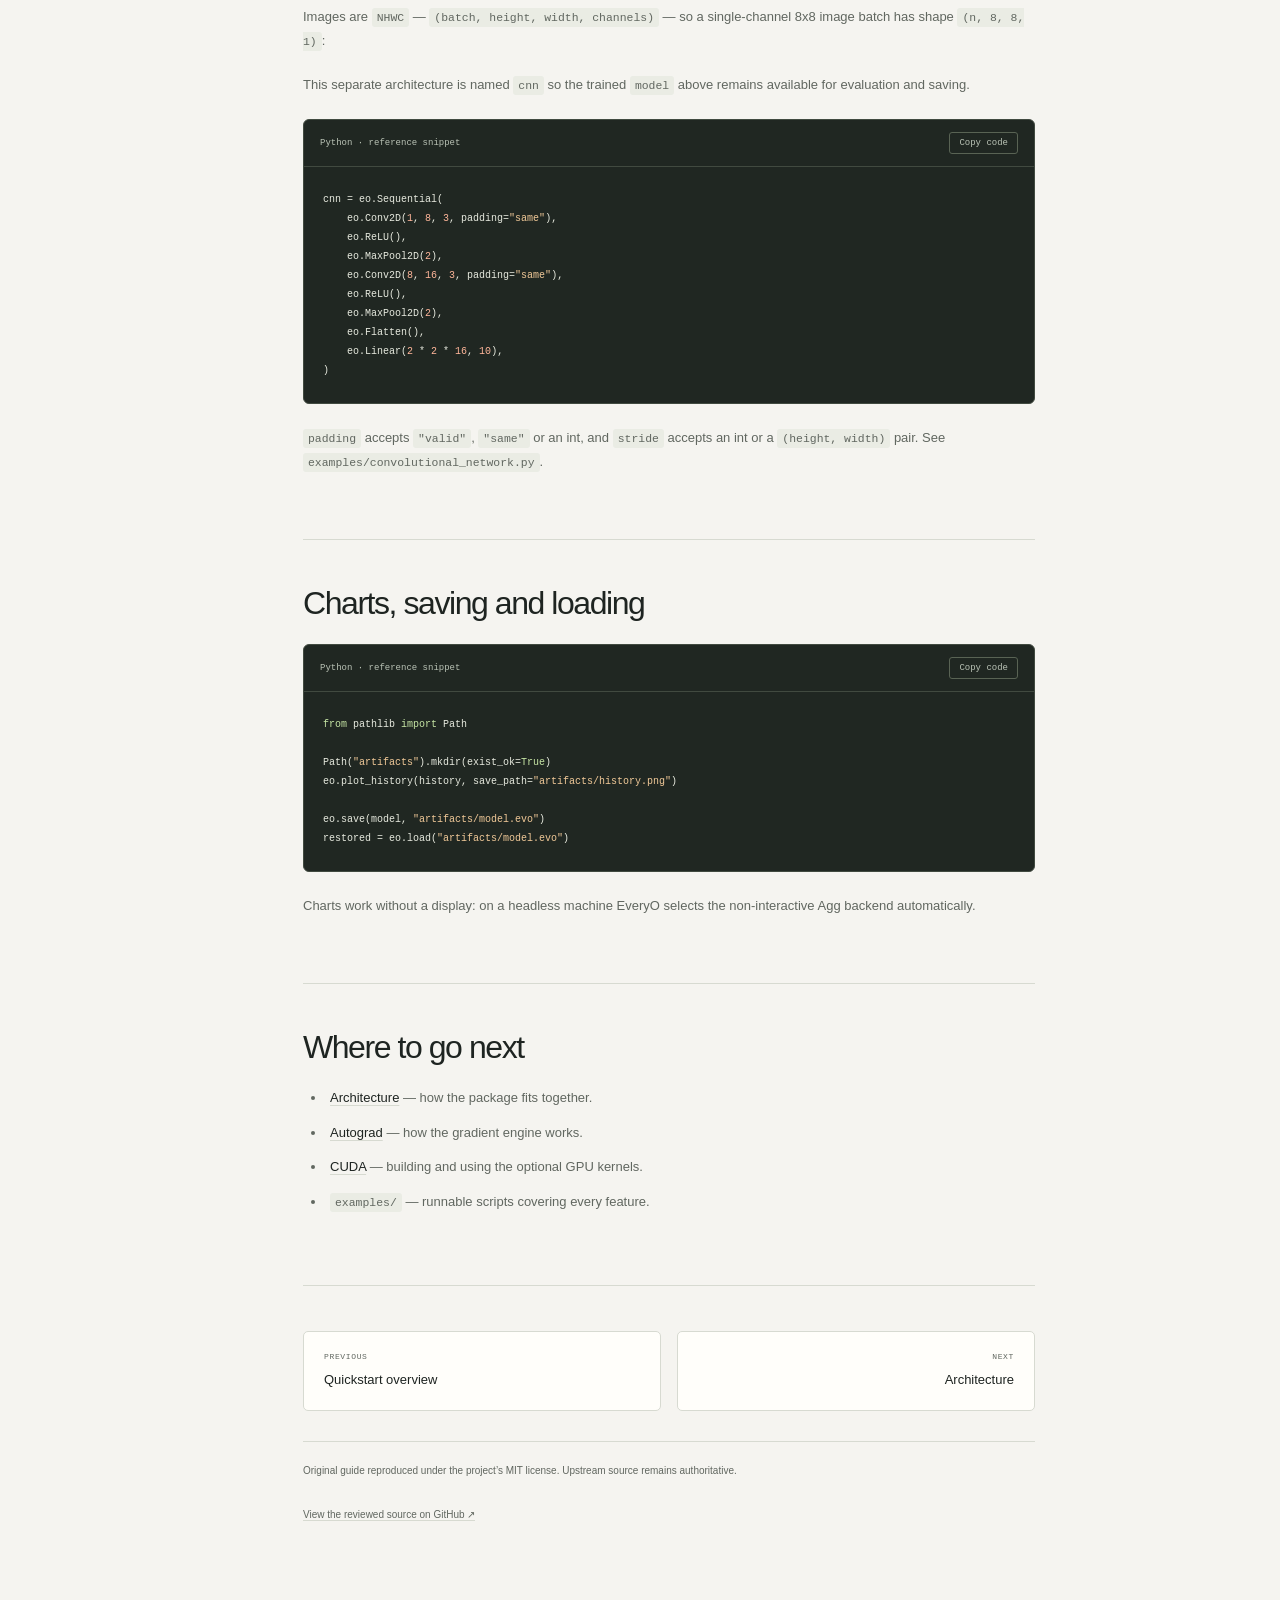
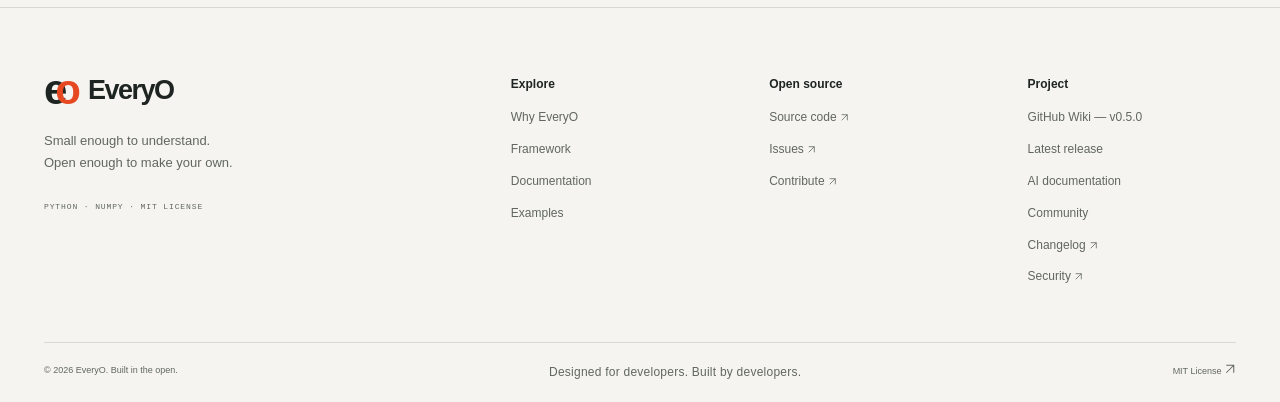
<file: docs-getting-started.html>
<!doctype html>
<html lang="en" data-theme="light">
  <head>
    <meta charset="utf-8" />
    <meta name="viewport" content="width=device-width,initial-scale=1" />
    <title>EveryO Getting started — Complete Developer Guide</title>
    <meta name="description" content="The complete installation and first-model guide, including tensors, gradients, CNNs, charts, and model saving." />
    <meta
      name="robots"
      content="index,follow,max-image-preview:large,max-snippet:-1,max-video-preview:-1"
    />
    <meta name="theme-color" content="#f5f4f0" />
    <link rel="canonical" href="https://krishanth7.github.io/everyo-site/docs-getting-started.html" />
    <meta property="og:type" content="website" />
    <meta property="og:title" content="EveryO Getting started — Complete Developer Guide" />
    <meta property="og:description" content="The complete installation and first-model guide, including tensors, gradients, CNNs, charts, and model saving." />
    <meta property="og:url" content="https://krishanth7.github.io/everyo-site/docs-getting-started.html" />
    <meta
      property="og:image"
      content="https://krishanth7.github.io/everyo-site/assets/img/social-card.png"
    />
    <meta property="og:image:width" content="1200" />
    <meta property="og:image:height" content="630" />
    <meta
      property="og:image:alt"
      content="EveryO — Understand the intelligence you build."
    />
    <meta name="twitter:card" content="summary_large_image" />
    <meta name="twitter:title" content="EveryO Getting started — Complete Developer Guide" />
    <meta name="twitter:description" content="The complete installation and first-model guide, including tensors, gradients, CNNs, charts, and model saving." />
    <meta
      name="twitter:image"
      content="https://krishanth7.github.io/everyo-site/assets/img/social-card.png"
    />
    <link rel="icon" type="image/svg+xml" href="assets/img/favicon.svg" />
    <script>
      try {
        var t = localStorage.getItem("everyo-theme");
        document.documentElement.dataset.theme =
          t === "dark" || t === "light"
            ? t
            : matchMedia("(prefers-color-scheme: dark)").matches
              ? "dark"
              : "light";
      } catch (_) {}
    </script>
    <link rel="stylesheet" href="assets/css/developer-site.css" />
    <link rel="stylesheet" href="assets/css/documentation.css" />
    <meta name="author" content="EveryO contributors" />
    <meta
      name="keywords"
      content="EveryO documentation, Python quickstart, tensor API, autograd tutorial, train classifier, model serialization"
    />
    <meta
      name="googlebot"
      content="index,follow,max-image-preview:large,max-snippet:-1"
    />
    <meta property="og:site_name" content="EveryO" />
    <meta property="og:locale" content="en_US" />
    <meta property="og:image:type" content="image/png" />
    <meta
      name="twitter:image:alt"
      content="EveryO — Understand the intelligence you build."
    />
    <link
      rel="alternate"
      type="text/plain"
      title="EveryO LLM index"
      href="llms.txt"
    />
    <link
      rel="alternate"
      type="text/plain"
      title="EveryO expanded AI reference"
      href="llms-full.txt"
    />
    <link
      rel="alternate"
      type="text/markdown"
      title="EveryO documentation in Markdown"
      href="docs/getting-started.md"
    />
    <link rel="stylesheet" href="assets/css/site-experience.css" />
    <link
      rel="sitemap"
      type="application/xml"
      title="EveryO sitemap"
      href="sitemap.xml"
    />
    <link
      rel="alternate"
      type="text/plain"
      title="EveryO AI discovery summary"
      href="ai.txt"
    />
    <script type="application/ld+json">{
  "@context": "https://schema.org",
  "@graph": [
    {
      "@type": "WebSite",
      "@id": "https://krishanth7.github.io/everyo-site/#website",
      "url": "https://krishanth7.github.io/everyo-site/",
      "name": "EveryO",
      "inLanguage": "en",
      "description": "Learn and inspect neural computing with a readable Python framework built on NumPy."
    },
    {
      "@type": "SoftwareSourceCode",
      "@id": "https://krishanth7.github.io/everyo-site/#source",
      "name": "EveryO",
      "url": "https://github.com/krishanth7/EveryO",
      "codeRepository": "https://github.com/krishanth7/EveryO",
      "programmingLanguage": "Python",
      "runtimePlatform": "Python 3.9–3.12 with NumPy and Matplotlib",
      "version": "0.5.0",
      "license": "https://opensource.org/license/mit",
      "description": "A neural computing framework built from scratch on NumPy for learning, teaching, and small-scale experiments.",
      "isAccessibleForFree": true,
      "targetProduct": {
        "@id": "https://krishanth7.github.io/everyo-site/#software"
      }
    },
    {
      "@type": "SoftwareApplication",
      "@id": "https://krishanth7.github.io/everyo-site/#software",
      "name": "EveryO",
      "url": "https://krishanth7.github.io/everyo-site/",
      "applicationCategory": "DeveloperApplication",
      "operatingSystem": "Linux, macOS, Windows",
      "softwareVersion": "0.5.0",
      "softwareRequirements": "Python 3.9–3.12, NumPy, Matplotlib",
      "license": "https://opensource.org/license/mit",
      "isAccessibleForFree": true,
      "description": "A neural computing framework built from scratch on NumPy for learning, teaching, and small-scale experiments."
    },
    {
      "@type": "TechArticle",
      "@id": "https://krishanth7.github.io/everyo-site/docs-getting-started.html#page",
      "url": "https://krishanth7.github.io/everyo-site/docs-getting-started.html",
      "name": "EveryO Getting started — Complete Developer Guide",
      "description": "The complete installation and first-model guide, including tensors, gradients, CNNs, charts, and model saving.",
      "inLanguage": "en",
      "isPartOf": {
        "@id": "https://krishanth7.github.io/everyo-site/#website"
      },
      "about": {
        "@id": "https://krishanth7.github.io/everyo-site/#source"
      },
      "breadcrumb": {
        "@id": "https://krishanth7.github.io/everyo-site/docs-getting-started.html#breadcrumbs"
      },
      "keywords": "EveryO documentation, Python quickstart, tensor API, autograd tutorial, train classifier, model serialization",
      "citation": "https://github.com/krishanth7/EveryO/blob/6c05a061eb62fa2646e726d15cac07053d04c79e/docs/getting-started.md"
    },
    {
      "@type": "BreadcrumbList",
      "@id": "https://krishanth7.github.io/everyo-site/docs-getting-started.html#breadcrumbs",
      "itemListElement": [
        {
          "@type": "ListItem",
          "position": 1,
          "name": "EveryO",
          "item": "https://krishanth7.github.io/everyo-site/"
        },
        {
          "@type": "ListItem",
          "position": 2,
          "name": "Documentation",
          "item": "https://krishanth7.github.io/everyo-site/documentation.html"
        },
        {
          "@type": "ListItem",
          "position": 3,
          "name": "Getting started",
          "item": "https://krishanth7.github.io/everyo-site/docs-getting-started.html"
        }
      ]
    }
  ]
}</script>
  <link rel="stylesheet" href="assets/css/reference-docs.css">
  <link rel="stylesheet" href="assets/css/corporate-refinement.css"></head>
  <body data-page="documentation" class="reference-page">
    <a class="skip" href="#main">Skip to content</a>
    <div class="announcement">
      <a href="https://github.com/krishanth7/EveryO/releases"
        >Open source. Open to your next idea.
        <span
          >Explore EveryO v0.5.0
          <svg
            class="arrow"
            viewBox="0 0 16 16"
            fill="none"
            stroke="currentColor"
            stroke-width="1.4"
            aria-hidden="true"
          >
            <path d="M3 13 13 3M3 3h10v10" /></svg></span
      ></a>
    </div>
    <header class="site-header">
      <div class="container header-inner">
        <a class="brand" href="index.html" aria-label="EveryO home"
          ><span class="brand-mark" aria-hidden="true">e<span>o</span></span
          ><span>EveryO</span></a
        >
        <nav id="nav-links" aria-label="Primary">
          <a data-page="overview" href="index.html">Overview</a
          ><a data-page="why" href="why-everyo.html">Why EveryO</a
          ><a data-page="features" href="features.html">Framework</a
          ><a
            data-page="documentation"
            href="documentation.html"
            aria-current="true"
            >Documentation</a
          ><a data-page="examples" href="examples.html">Examples</a
          ><a data-page="community" href="community.html">Community</a>
        </nav>
        <div class="header-actions">
          <button
            id="theme-toggle"
            class="icon-button"
            aria-label="Switch colour theme"
            aria-pressed="false"
            type="button"
          >
            ◐</button
          ><a class="github-link" href="https://github.com/krishanth7/EveryO"
            >GitHub
            <span aria-hidden="true"
              ><svg
                class="arrow"
                viewBox="0 0 16 16"
                fill="none"
                stroke="currentColor"
                stroke-width="1.4"
                aria-hidden="true"
              >
                <path d="M3 13 13 3M3 3h10v10" /></svg></span></a
          ><button
            id="nav-toggle"
            class="icon-button menu-toggle"
            type="button"
            aria-expanded="false"
            aria-controls="nav-links"
            aria-label="Open menu"
          >
            ☰
          </button>
        </div>
      </div>
      <div class="page-progress" aria-hidden="true">
        <span id="page-progress-fill"></span>
      </div>
    </header>
    <main id="main"><section class="container docs-masthead" id="top"><div><nav class="docs-breadcrumb" aria-label="Breadcrumb"><a href="index.html">EveryO</a><span aria-hidden="true">/</span><a href="documentation.html">Documentation</a><span aria-hidden="true">/</span><span>Getting started</span></nav><p class="eyebrow">FOUNDATIONS / COMPLETE GUIDE <span class="version-pill">v0.2.0 source snapshot</span></p><h1>Getting started<span class="accent-word">.</span></h1><p>The complete installation and first-model guide, including tensors, gradients, CNNs, charts, and model saving.</p><div class="docs-hero-actions"><a class="button" href="#reading-this-guide">Read the guide ↓</a><a class="text-link" href="docs/getting-started.md" download>Download original Markdown ↓</a></div></div><div class="docs-intro-card"><span class="eyebrow">READ WITH CONTEXT</span><p><strong>Complete upstream reference</strong>All source sections are preserved below, with added explanations and local guide links.</p><p>Some snippets require earlier definitions or optional integrations. Start with the complete CPU quickstart for a runnable baseline.</p><a href="documentation.html">Back to the quickstart →</a></div></section><div class="container docs-workspace"><aside class="docs-sidebar"><button type="button" class="docs-search-trigger" id="docs-search-open" aria-haspopup="dialog" aria-controls="docs-search"><span>Search all documentation</span><kbd>⌘ K</kbd></button><!-- DOC-LIBRARY:START --><details class="docs-library"><summary>Complete documentation library</summary><nav aria-label="Documentation library"><a href="documentation.html">Quickstart overview</a><a href="docs-getting-started.html" aria-current="page">Getting started</a><a href="docs-architecture.html">Architecture</a><a href="docs-autograd.html">Automatic differentiation</a><a href="docs-api-reference.html">Full API reference</a><a href="docs-scaling.html">Scaling &amp; export</a><a href="docs-cuda.html">CUDA &amp; devices</a><a href="docs-troubleshooting.html">Troubleshooting</a></nav></details><!-- DOC-LIBRARY:END --><details class="docs-page-toc" open><summary>On this page</summary><nav aria-label="On this page"><a href="#reading-this-guide">Reading this guide</a><a href="#install">Install</a><a href="#your-first-tensor">Your first tensor</a><a href="#gradients">Gradients</a><a href="#a-small-network">A small network</a><a href="#training-it">Training it</a><a href="#a-convolutional-network">A convolutional network</a><a href="#charts-saving-and-loading">Charts, saving and loading</a><a href="#where-to-go-next">Where to go next</a></nav></details><div class="docs-sidebar-resources"><a href="docs/getting-started.md" download>Original Markdown ↓</a><a href="llms-full.txt">Full AI reference →</a><a href="examples.html">Runnable examples →</a></div></aside><article class="docs-content reference-content"><div class="docs-source-note"><span class="eyebrow">READ THE FULL STORY</span><p>Source: EveryO <code>6c05a06</code>. This page preserves the reviewed upstream guide and adds learning context. Version-specific headings and historical wording remain visible; boundary notes explain newer APIs separately.</p></div><section id="reading-this-guide" data-doc-section><p class="eyebrow">BEFORE YOU BEGIN</p><h2>Install, understand, and train.</h2><p>Work through the CPU workflow before adding optional integrations. The full upstream guide below includes the first tensor, gradient, neural network, convolution, and saved model.</p><div class="callout"><b>What should be working when you finish?</b><p>You should be able to run the installation check, create tensors, inspect a gradient, train and evaluate a small classifier, and save its model. Code snippets build on earlier definitions; the overview quickstart also provides a self-contained classifier script.</p></div></section><div class="reference-intro"><p>This guide takes about five minutes and assumes Python 3.9 or newer.</p>
</div><section id="install" data-doc-section><h2>Install</h2>
<div class="codebox"><div class="codebar"><span>Terminal</span><button class="copy-button" type="button">Copy code</button></div><pre><code>git clone https://github.com/krishanth7/EveryO.git
cd EveryO
python -m venv .venv
</code></pre><span class="copy-status" role="status"></span></div>
<p>Activate the environment — on Linux/macOS:</p>
<div class="codebox"><div class="codebar"><span>Terminal</span><button class="copy-button" type="button">Copy code</button></div><pre><code>source .venv/bin/activate
</code></pre><span class="copy-status" role="status"></span></div>
<p>On Windows (PowerShell):</p>
<div class="codebox"><div class="codebar"><span>PowerShell</span><button class="copy-button" type="button">Copy code</button></div><pre><code>.venv\Scripts\Activate.ps1
</code></pre><span class="copy-status" role="status"></span></div>
<p>Then install EveryO in editable mode:</p>
<div class="codebox"><div class="codebar"><span>Terminal</span><button class="copy-button" type="button">Copy code</button></div><pre><code>pip install -e .
</code></pre><span class="copy-status" role="status"></span></div>
<p>Check that everything works:</p>
<div class="codebox"><div class="codebar"><span>Terminal</span><button class="copy-button" type="button">Copy code</button></div><pre><code>everyo info
everyo doctor
</code></pre><span class="copy-status" role="status"></span></div>
<p><code>doctor</code> verifies that the numerics are correct (it runs a real gradient check)
and reports which optional components are present. Neither command sends
anything anywhere; EveryO collects no telemetry.</p>
</section><section id="your-first-tensor" data-doc-section><h2>Your first tensor</h2>
<div class="codebox"><div class="codebar"><span>Python · reference snippet</span><button class="copy-button" type="button">Copy code</button></div><pre><code>import everyo as eo

x = eo.tensor([[1.0, 2.0]])
y = eo.tensor([[3.0], [4.0]])

print(eo.matmul(x, y))
# Tensor([[11.]], shape=(1, 1), dtype=float32)
</code></pre><span class="copy-status" role="status"></span></div>
<p>Tensors expose the properties you would expect:</p>
<div class="codebox"><div class="codebar"><span>Python · reference snippet</span><button class="copy-button" type="button">Copy code</button></div><pre><code>x.shape  # (1, 2)
x.ndim  # 2
x.dtype  # &#x27;float32&#x27;
x.device  # device(&#x27;cpu&#x27;)
x.size  # 2
</code></pre><span class="copy-status" role="status"></span></div>
</section><section id="gradients" data-doc-section><h2>Gradients</h2>
<p>Mark a tensor with <code>requires_grad=True</code> and EveryO records every operation
applied to it. Calling <code>.backward()</code> on a scalar result fills in <code>.grad</code>:</p>
<div class="codebox"><div class="codebar"><span>Python · reference snippet</span><button class="copy-button" type="button">Copy code</button></div><pre><code>x = eo.tensor([2.0], requires_grad=True)
y = x * x
y.backward()

print(x.grad)  # [4.]   because d(x^2)/dx = 2x
</code></pre><span class="copy-status" role="status"></span></div>
<p>Wrap inference in <code>eo.no_grad()</code> to skip graph construction entirely:</p>
<div class="codebox"><div class="codebar"><span>Python · reference snippet</span><button class="copy-button" type="button">Copy code</button></div><pre><code>with eo.no_grad():
    predictions = model(features)
</code></pre><span class="copy-status" role="status"></span></div>
</section><section id="a-small-network" data-doc-section><h2>A small network</h2>
<div class="codebox"><div class="codebar"><span>Python · reference snippet</span><button class="copy-button" type="button">Copy code</button></div><pre><code>import everyo as eo

model = eo.Sequential(
    eo.Linear(4, 16),
    eo.ReLU(),
    eo.Linear(16, 3),
)

print(model.summary())
</code></pre><span class="copy-status" role="status"></span></div>
</section><section id="training-it" data-doc-section><h2>Training it</h2>
<div class="codebox"><div class="codebar"><span>Python · reference snippet</span><button class="copy-button" type="button">Copy code</button></div><pre><code>import everyo as eo
from everyo.datasets import make_blobs

features, labels = make_blobs(n_samples=600, n_features=4, centers=3, seed=0)
x_train, x_test, y_train, y_test = eo.stratified_split(features, labels, test_size=0.2, seed=0)

model = eo.Sequential(eo.Linear(4, 16, seed=0), eo.ReLU(), eo.Linear(16, 3, seed=1))

trainer = eo.Trainer(
    model=model,
    optimizer=eo.Adam(model.parameters(), lr=0.01),
    loss_fn=eo.CrossEntropyLoss(),
    metrics=[&quot;accuracy&quot;],
)

history = trainer.fit(
    eo.DataLoader(eo.ArrayDataset(x_train, y_train), batch_size=32, shuffle=True, seed=0),
    epochs=20,
    validation_loader=eo.DataLoader(eo.ArrayDataset(x_test, y_test), batch_size=64),
)

print(trainer.evaluate(eo.DataLoader(eo.ArrayDataset(x_test, y_test), batch_size=64)))
</code></pre><span class="copy-status" role="status"></span></div>
</section><section id="a-convolutional-network" data-doc-section><h2>A convolutional network</h2>
<p>Images are <code>NHWC</code> — <code>(batch, height, width, channels)</code> — so a single-channel
8x8 image batch has shape <code>(n, 8, 8, 1)</code>:</p>
<p>This separate architecture is named <code>cnn</code> so the trained <code>model</code> above remains
available for evaluation and saving.</p>
<div class="codebox"><div class="codebar"><span>Python · reference snippet</span><button class="copy-button" type="button">Copy code</button></div><pre><code>cnn = eo.Sequential(
    eo.Conv2D(1, 8, 3, padding=&quot;same&quot;),
    eo.ReLU(),
    eo.MaxPool2D(2),
    eo.Conv2D(8, 16, 3, padding=&quot;same&quot;),
    eo.ReLU(),
    eo.MaxPool2D(2),
    eo.Flatten(),
    eo.Linear(2 * 2 * 16, 10),
)
</code></pre><span class="copy-status" role="status"></span></div>
<p><code>padding</code> accepts <code>&quot;valid&quot;</code>, <code>&quot;same&quot;</code> or an int, and <code>stride</code> accepts an int or
a <code>(height, width)</code> pair. See <code>examples/convolutional_network.py</code>.</p>
</section><section id="charts-saving-and-loading" data-doc-section><h2>Charts, saving and loading</h2>
<div class="codebox"><div class="codebar"><span>Python · reference snippet</span><button class="copy-button" type="button">Copy code</button></div><pre><code>from pathlib import Path

Path(&quot;artifacts&quot;).mkdir(exist_ok=True)
eo.plot_history(history, save_path=&quot;artifacts/history.png&quot;)

eo.save(model, &quot;artifacts/model.evo&quot;)
restored = eo.load(&quot;artifacts/model.evo&quot;)
</code></pre><span class="copy-status" role="status"></span></div>
<p>Charts work without a display: on a headless machine EveryO selects the
non-interactive Agg backend automatically.</p>
</section><section id="where-to-go-next" data-doc-section><h2>Where to go next</h2>
<ul>
<li><a href="docs-architecture.html">Architecture</a> — how the package fits together.</li>
<li><a href="docs-autograd.html">Autograd</a> — how the gradient engine works.</li>
<li><a href="docs-cuda.html">CUDA</a> — building and using the optional GPU kernels.</li>
<li><code>examples/</code> — runnable scripts covering every feature.</li>
</ul>
</section><div class="guide-pagination"><a href="documentation.html"><small>PREVIOUS</small><span>Quickstart overview</span></a><a href="docs-architecture.html"><small>NEXT</small><span>Architecture</span></a></div><div class="reference-provenance"><p>Original guide reproduced under the project’s MIT license. Upstream source remains authoritative.</p><a href="https://github.com/krishanth7/EveryO/blob/6c05a061eb62fa2646e726d15cac07053d04c79e/docs/getting-started.md">View the reviewed source on GitHub ↗</a></div></article><aside class="docs-reading" aria-label="Reading guide"><p class="eyebrow">YOUR PROGRESS</p><div class="reading-track" aria-hidden="true"><span id="docs-reading-fill"></span></div><p class="reading-position" id="docs-reading-label">Reading this guide</p><p class="eyebrow">KEEP EXPLORING</p><a href="documentation.html">Quickstart overview</a><a href="docs-architecture.html">Architecture</a><a href="docs-api-reference.html">Complete API map</a><a class="back-top" href="#top">Back to top ↑</a></aside></div><dialog
        id="docs-search"
        class="docs-search-dialog"
        aria-labelledby="docs-search-title"
      >
        <div class="docs-search-heading">
          <h2 id="docs-search-title">Search documentation</h2>
          <button
            type="button"
            id="docs-search-close"
            aria-label="Close documentation search"
          >
            Esc
          </button>
        </div>
        <label for="docs-search-input"
          >Find an API, concept, or setup step</label
        ><input
          id="docs-search-input"
          type="search"
          placeholder="Try gradients, Windows, or save…"
          autocomplete="off"
          maxlength="100"
        />
        <p id="docs-search-status" role="status" aria-live="polite"></p>
        <ul id="docs-search-results"></ul>
        <p class="search-hint">
          Enter opens the first result · Tab moves through links · Esc closes
        </p>
      </dialog></main>
    <footer>
      <div class="container">
        <div class="footer-top">
          <div>
            <a class="brand" href="index.html"
              ><span class="brand-mark" aria-hidden="true">e<span>o</span></span
              ><span>EveryO</span></a
            >
            <p>
              Small enough to understand.<br />Open enough to make your own.
            </p>
            <span class="mono">PYTHON · NUMPY · MIT LICENSE</span>
          </div>
          <nav aria-label="Explore">
            <h2>Explore</h2>
            <a href="why-everyo.html">Why EveryO</a>
            <a href="features.html">Framework</a
            ><a href="documentation.html">Documentation</a
            ><a href="examples.html">Examples</a>
          </nav>
          <nav aria-label="Open source">
            <h2>Open source</h2>
            <a href="https://github.com/krishanth7/EveryO"
              >Source code
              <svg
                class="arrow"
                viewBox="0 0 16 16"
                fill="none"
                stroke="currentColor"
                stroke-width="1.4"
                aria-hidden="true"
              >
                <path d="M3 13 13 3M3 3h10v10" /></svg></a
            ><a href="https://github.com/krishanth7/EveryO/issues"
              >Issues
              <svg
                class="arrow"
                viewBox="0 0 16 16"
                fill="none"
                stroke="currentColor"
                stroke-width="1.4"
                aria-hidden="true"
              >
                <path d="M3 13 13 3M3 3h10v10" /></svg></a
            ><a
              href="https://github.com/krishanth7/EveryO/blob/main/CONTRIBUTING.md"
              >Contribute
              <svg
                class="arrow"
                viewBox="0 0 16 16"
                fill="none"
                stroke="currentColor"
                stroke-width="1.4"
                aria-hidden="true"
              >
                <path d="M3 13 13 3M3 3h10v10" /></svg
            ></a>
          </nav>
          <nav aria-label="Project">
            <h2>Project</h2>
            <a href="https://github.com/krishanth7/EveryO/wiki">GitHub Wiki — v0.5.0</a>
            <a href="https://github.com/krishanth7/EveryO/releases/tag/v0.5.0">Latest release</a>
            <a href="llms.txt">AI documentation</a>
            <a href="community.html">Community</a
            ><a
              href="https://github.com/krishanth7/EveryO/blob/main/CHANGELOG.md"
              >Changelog
              <svg
                class="arrow"
                viewBox="0 0 16 16"
                fill="none"
                stroke="currentColor"
                stroke-width="1.4"
                aria-hidden="true"
              >
                <path d="M3 13 13 3M3 3h10v10" /></svg></a
            ><a
              href="https://github.com/krishanth7/EveryO/blob/main/SECURITY.md"
              >Security
              <svg
                class="arrow"
                viewBox="0 0 16 16"
                fill="none"
                stroke="currentColor"
                stroke-width="1.4"
                aria-hidden="true"
              >
                <path d="M3 13 13 3M3 3h10v10" /></svg
            ></a>
          </nav>
        </div>
        <div class="footer-bottom">
          <span>© 2026 EveryO. Built in the open.</span
          ><span class="footer-motto">Designed for developers. Built by developers.</span
          ><a href="https://github.com/krishanth7/EveryO/blob/main/LICENSE"
            >MIT License
            <svg
              class="arrow"
              viewBox="0 0 16 16"
              fill="none"
              stroke="currentColor"
              stroke-width="1.4"
              aria-hidden="true"
            >
              <path d="M3 13 13 3M3 3h10v10" /></svg
          ></a>
        </div>
      </div>
    </footer>
    <script src="assets/js/developer-site.js" defer></script>
    <script src="assets/js/docs-search-data.js" defer></script><script src="assets/js/site-experience.js" defer></script>
  </body>
</html>
</file>
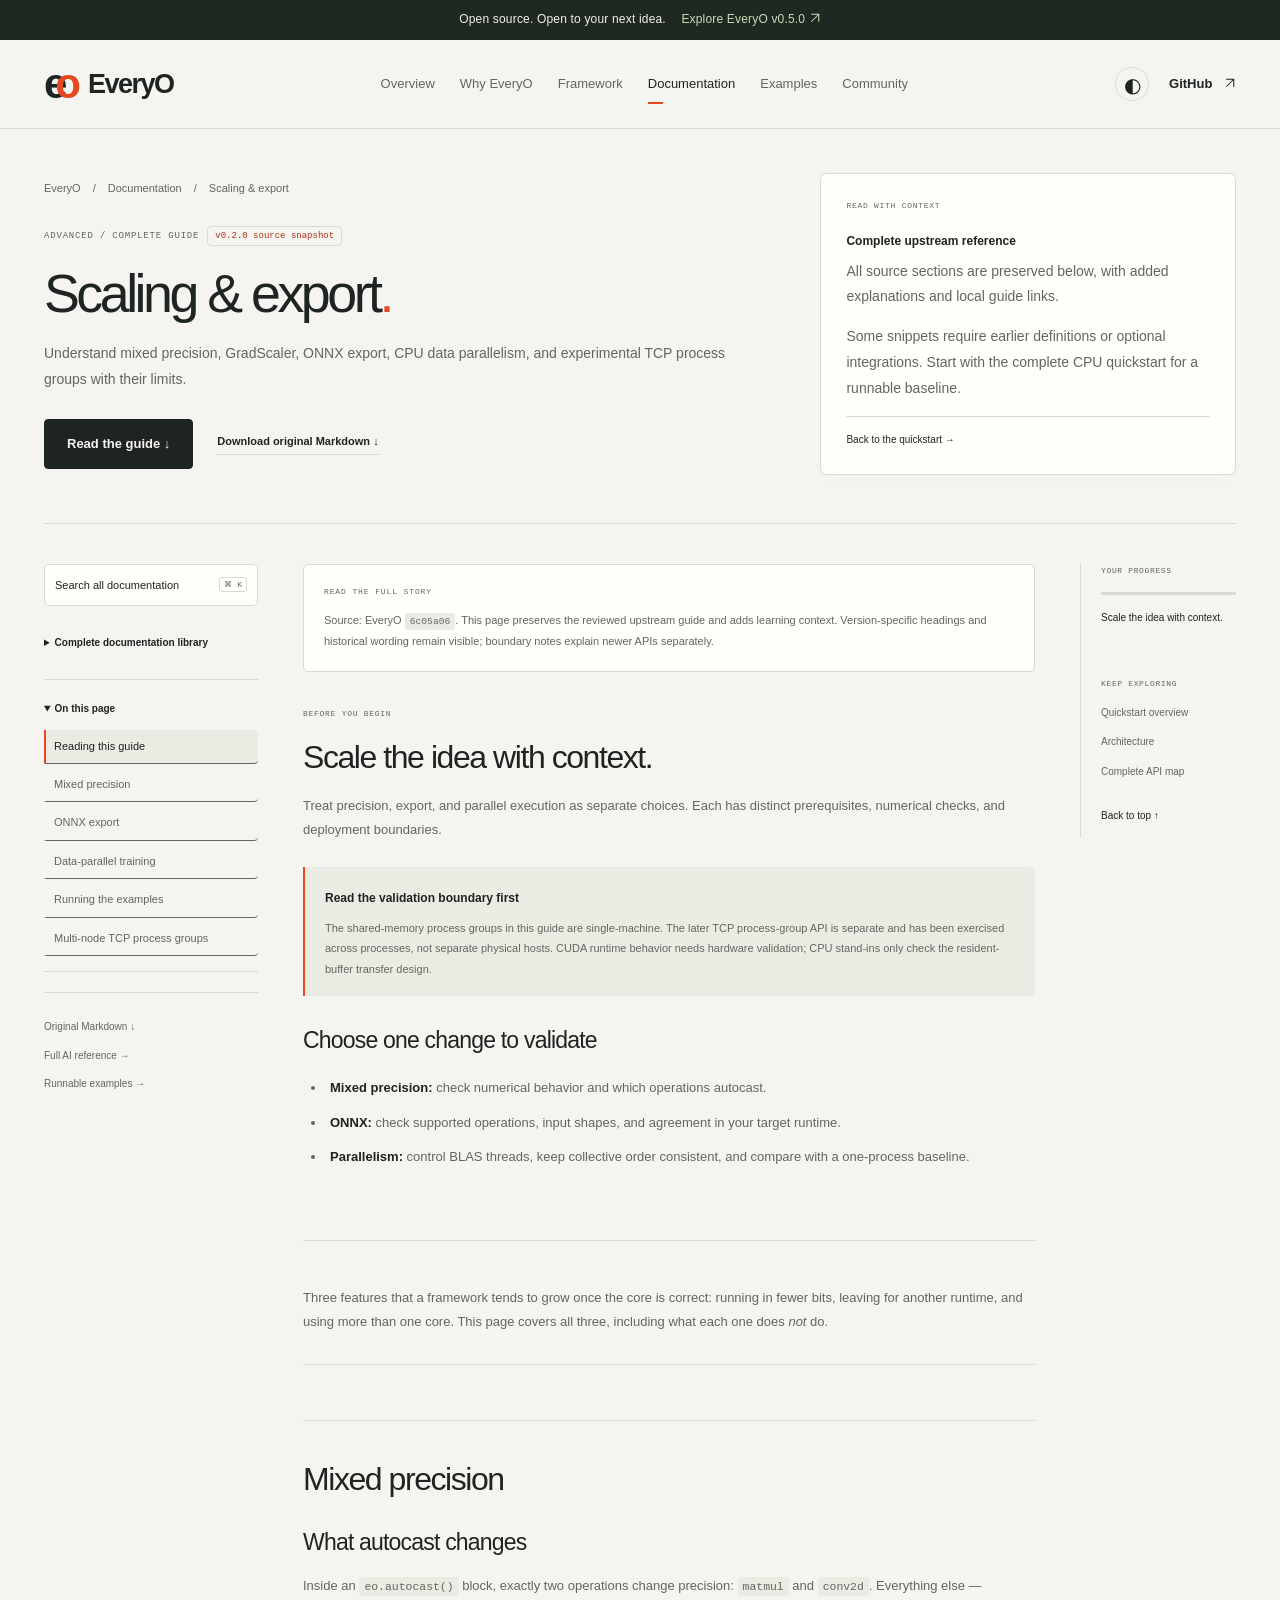
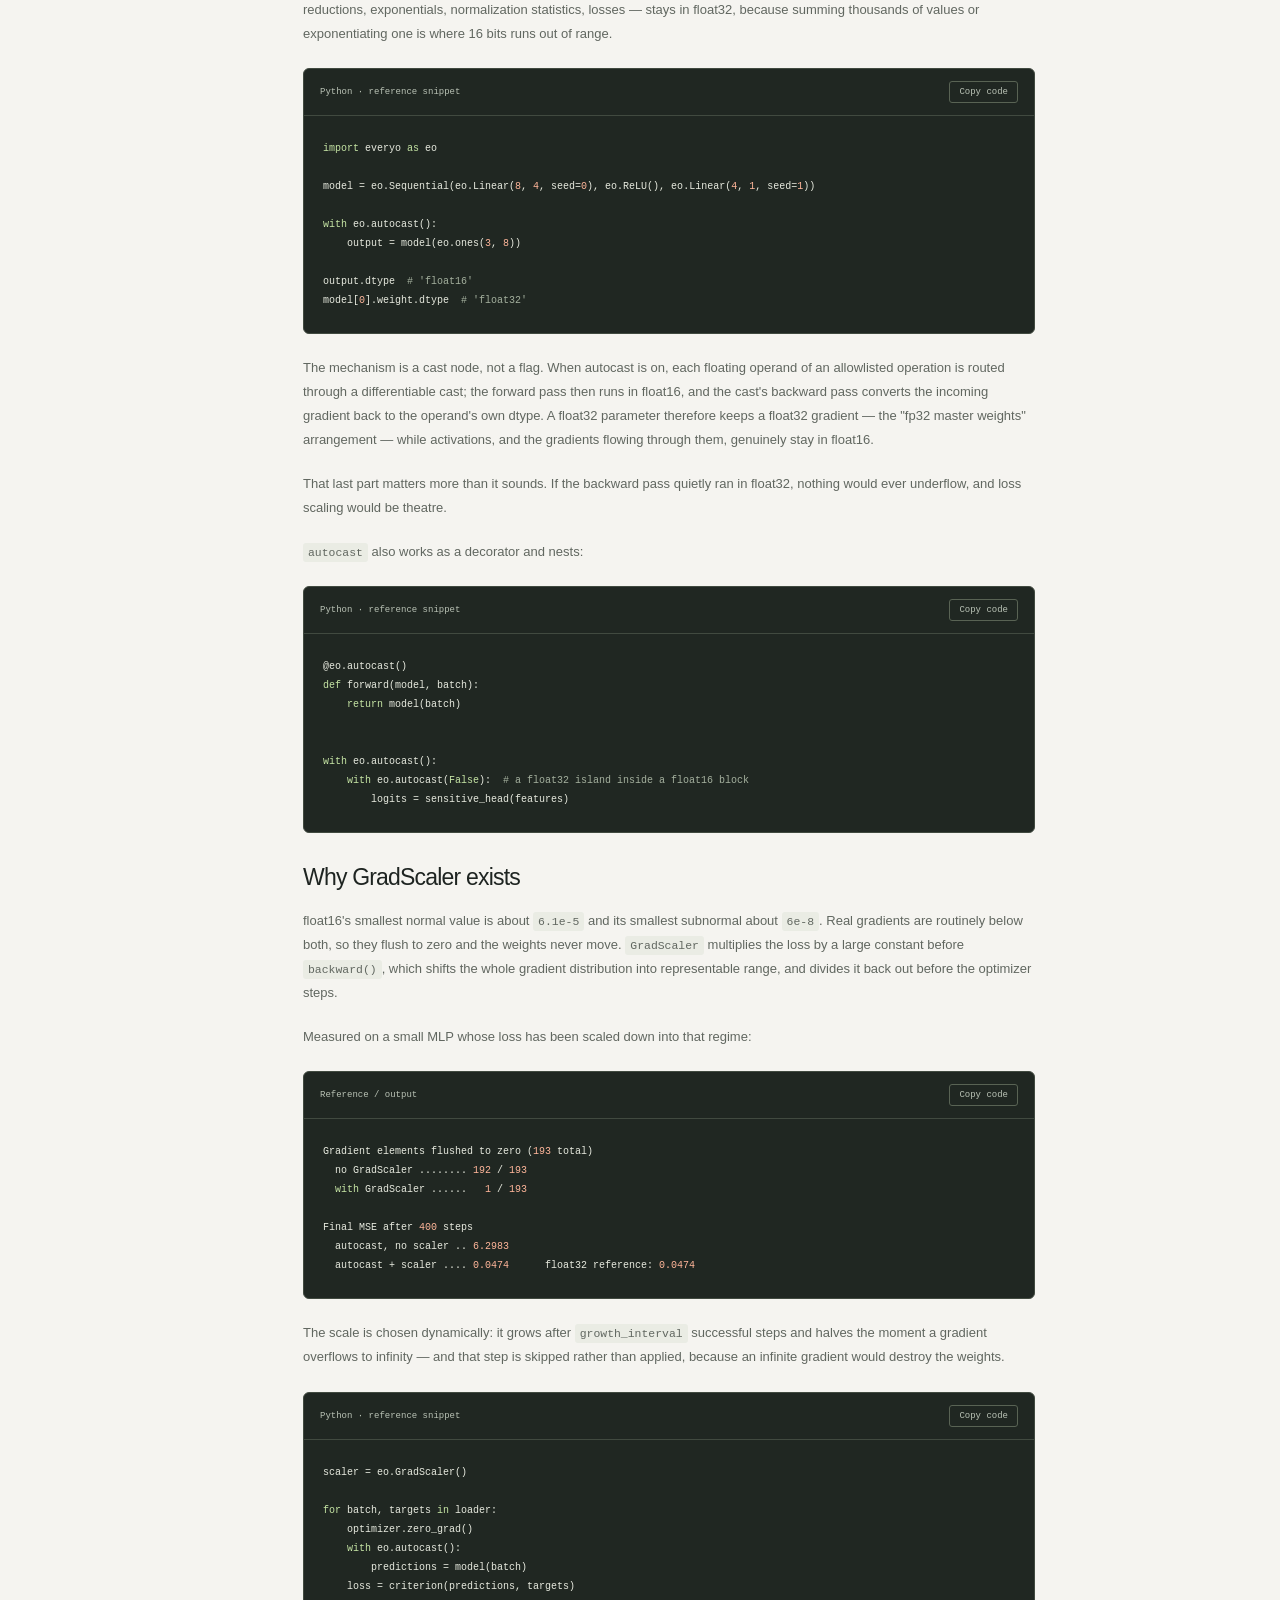
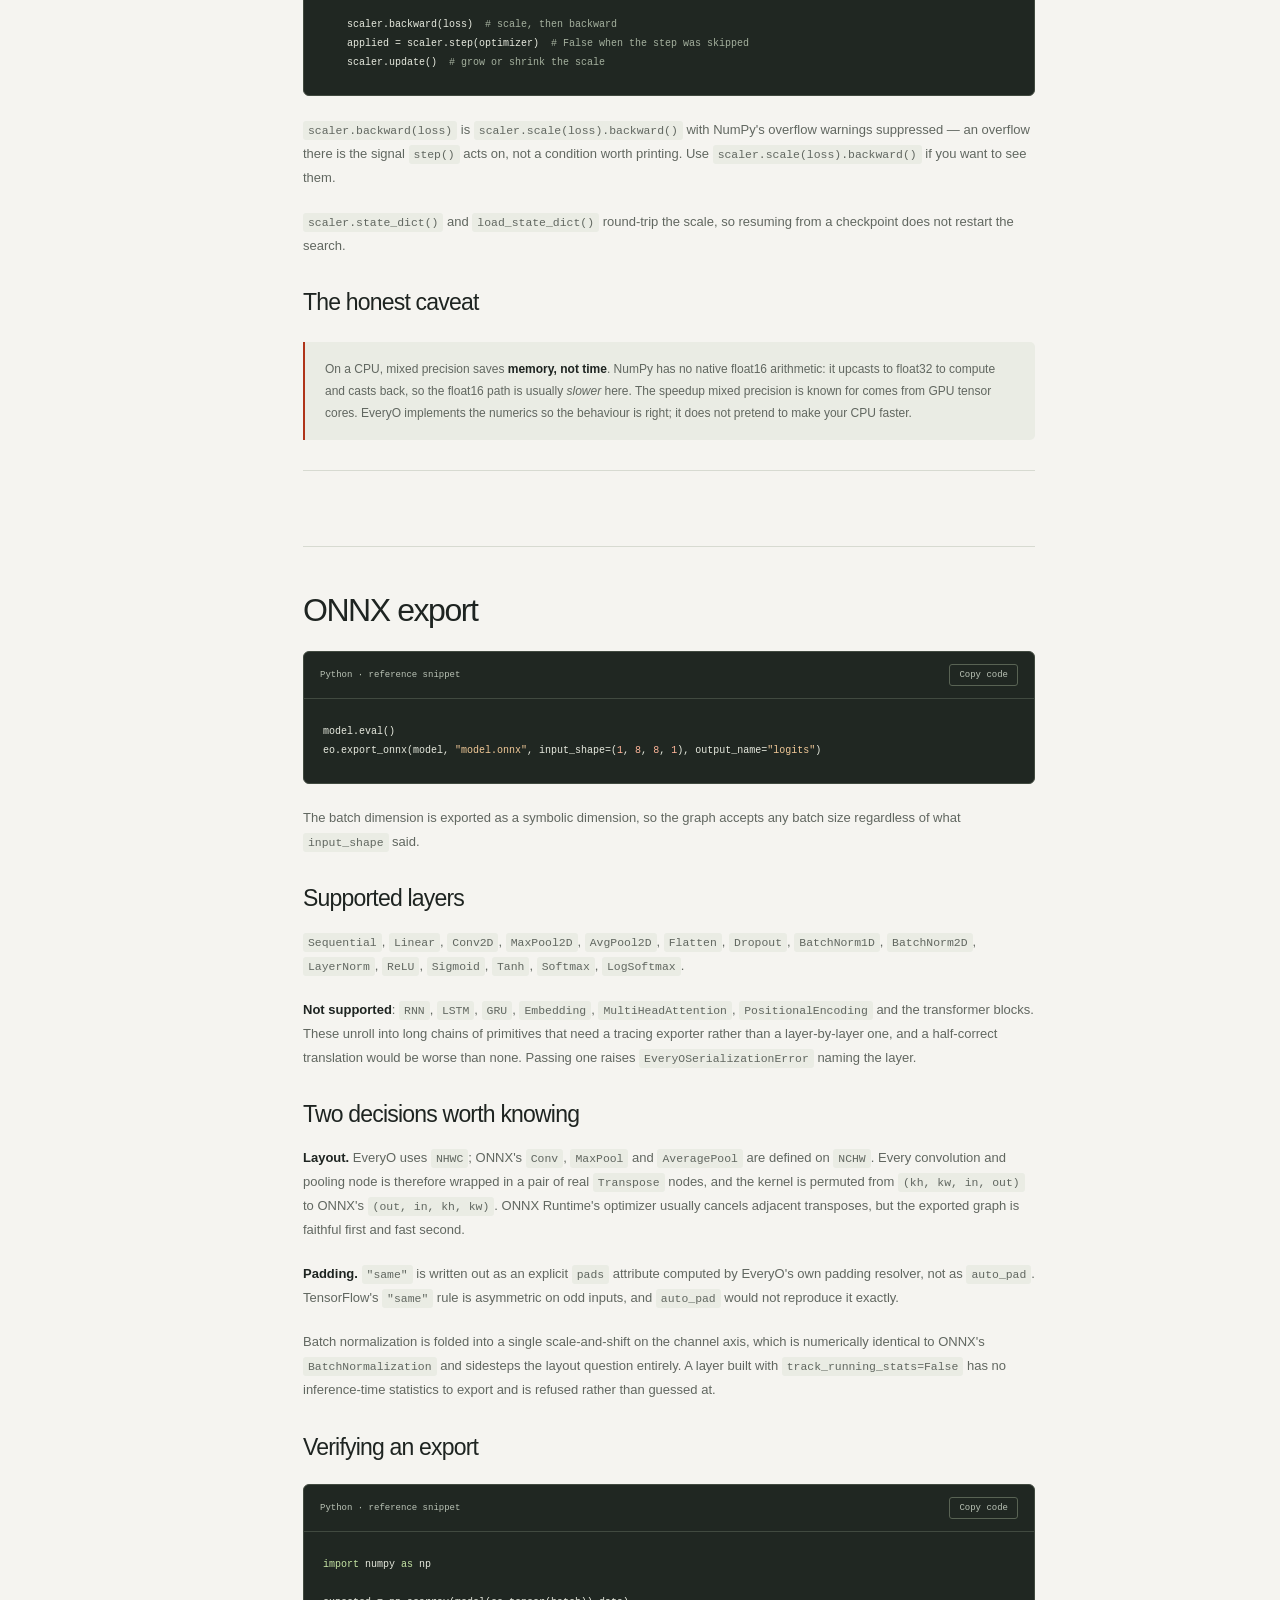
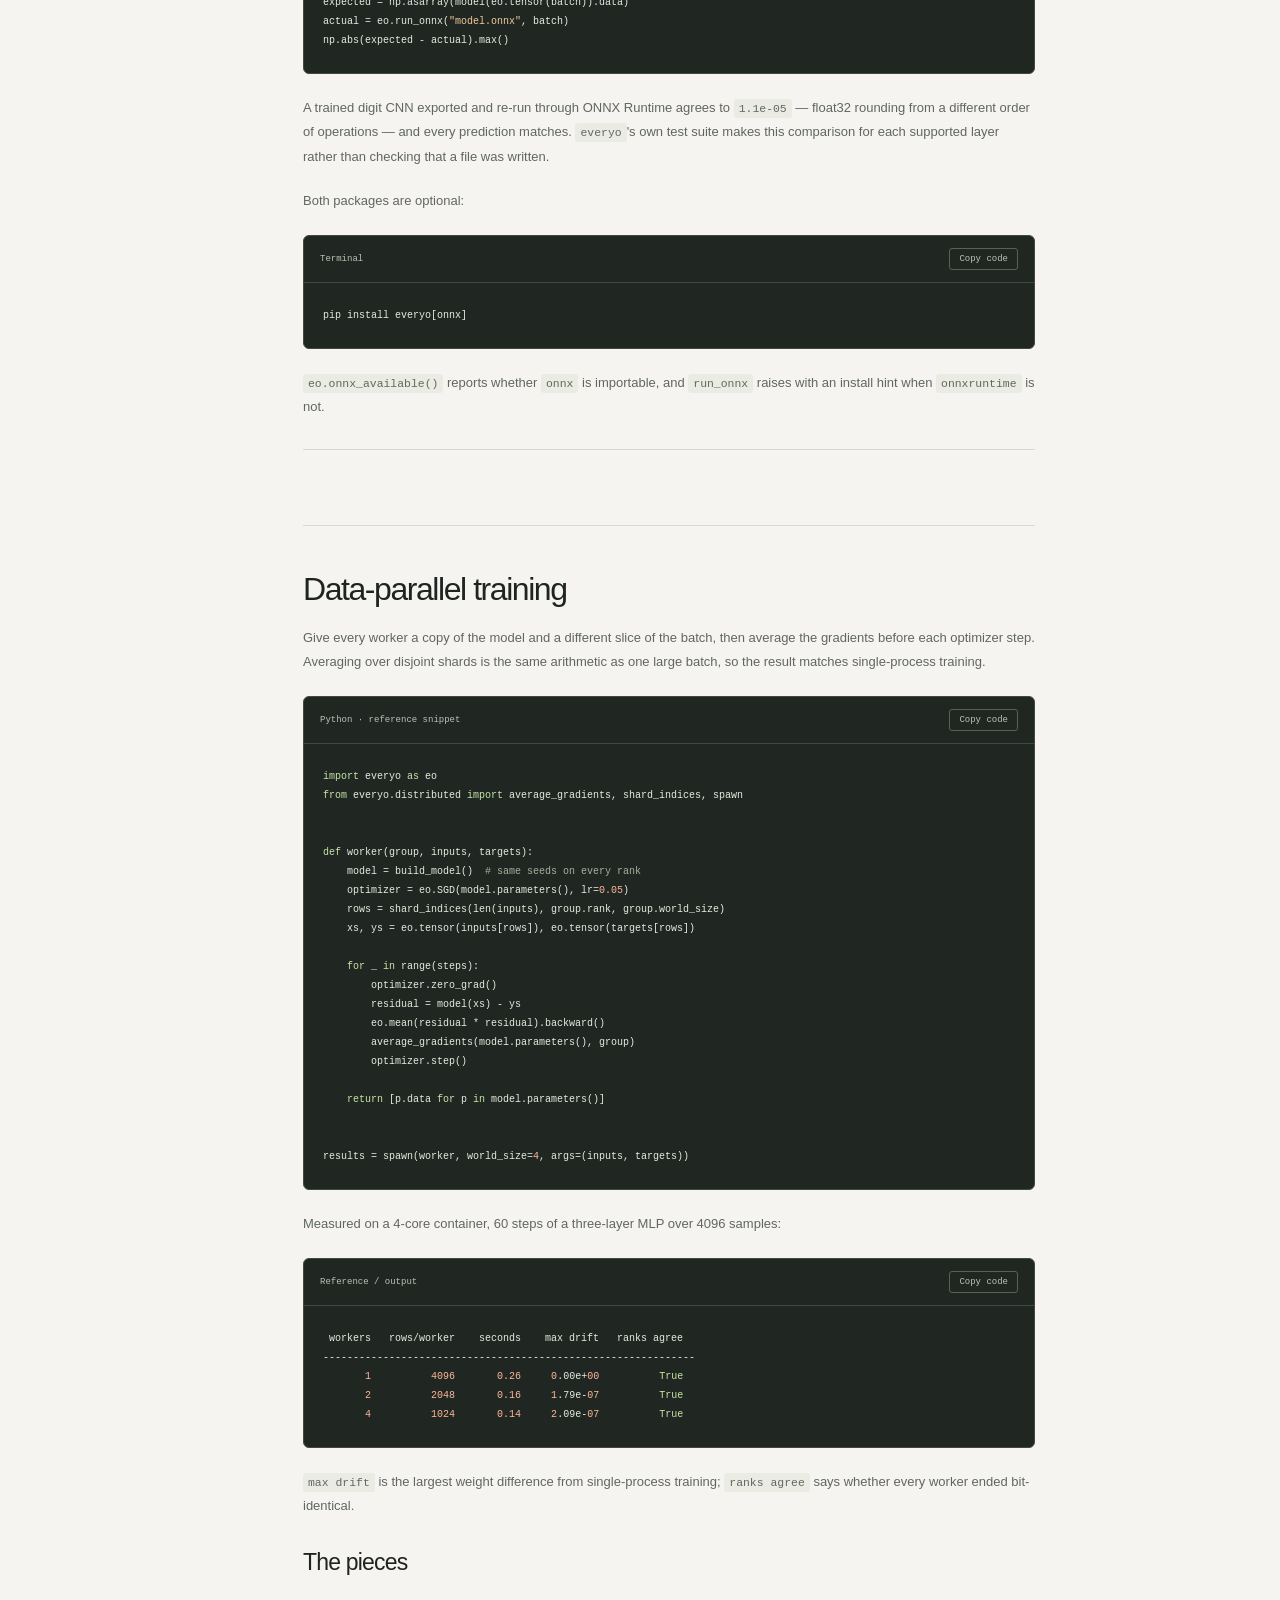
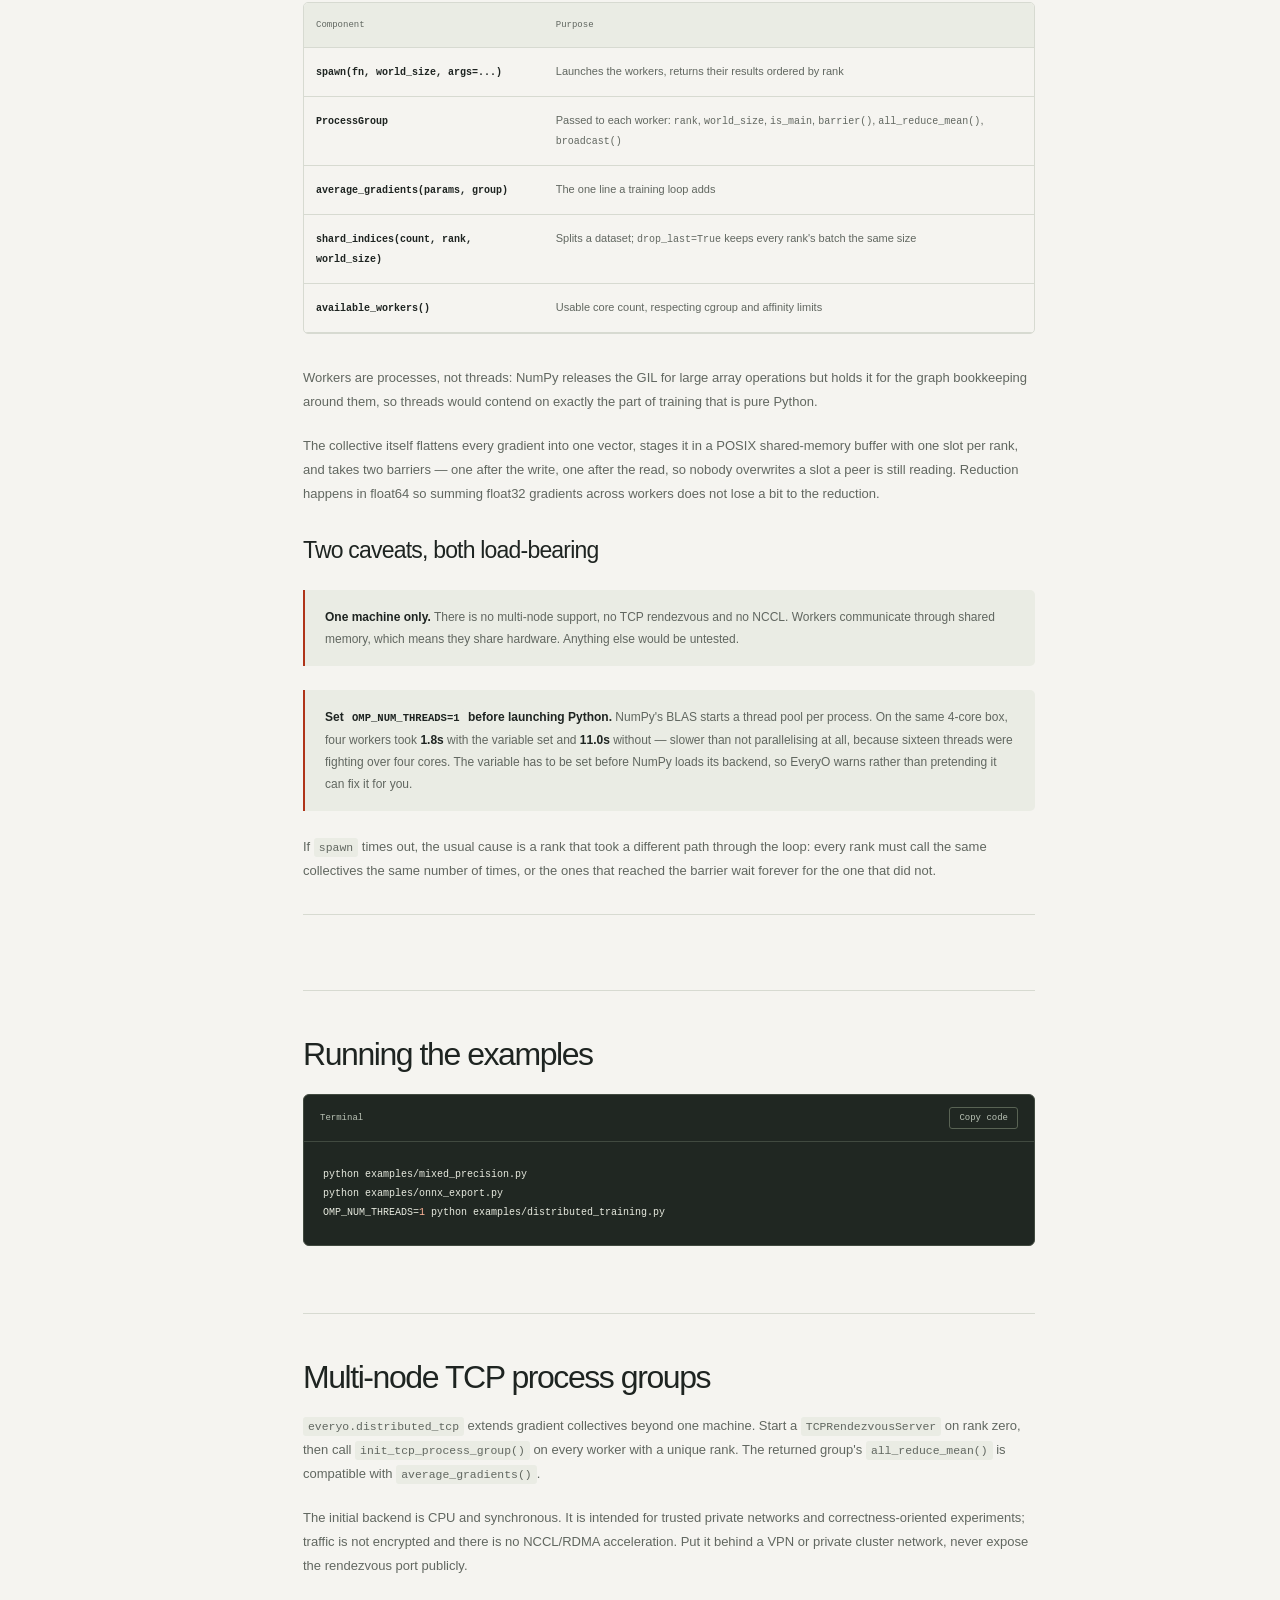
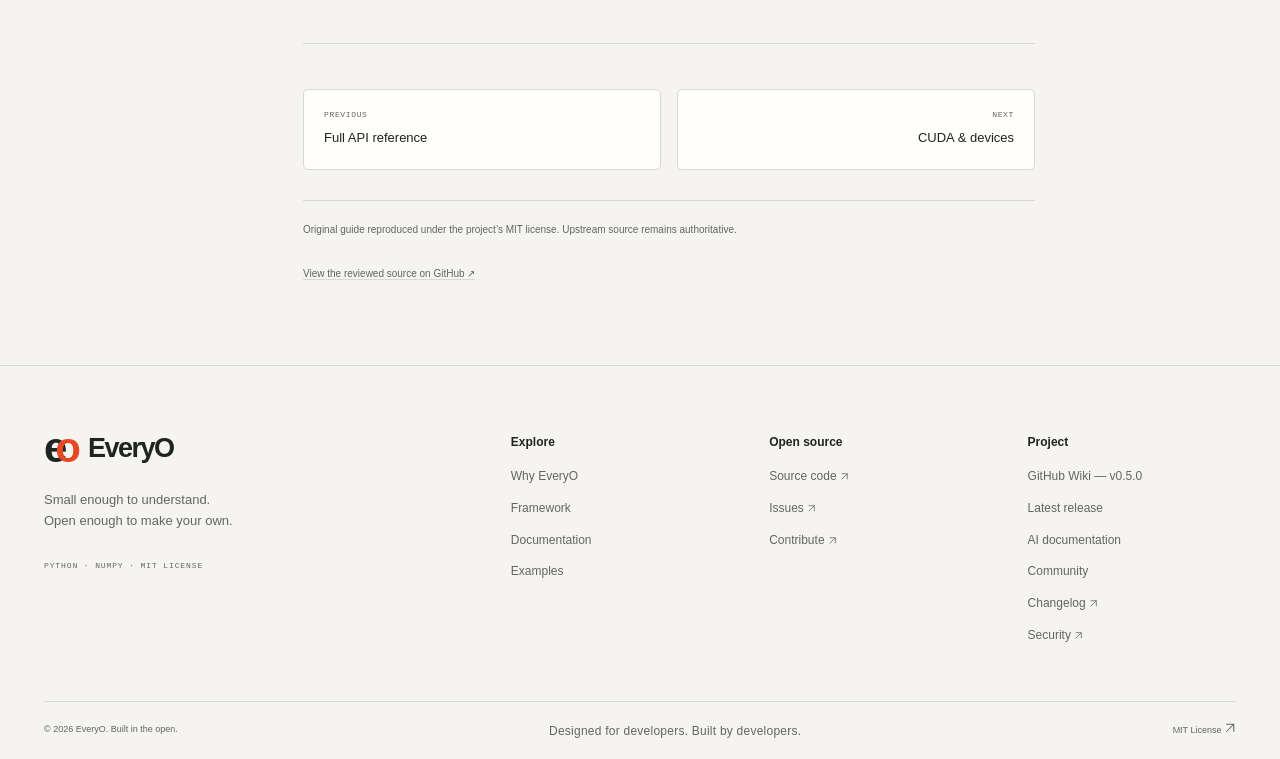
<file: docs-scaling.html>
<!doctype html>
<html lang="en" data-theme="light">
  <head>
    <meta charset="utf-8" />
    <meta name="viewport" content="width=device-width,initial-scale=1" />
    <title>EveryO Scaling &amp; export — Complete Developer Guide</title>
    <meta name="description" content="Understand mixed precision, GradScaler, ONNX export, CPU data parallelism, and experimental TCP process groups with their limits." />
    <meta
      name="robots"
      content="index,follow,max-image-preview:large,max-snippet:-1,max-video-preview:-1"
    />
    <meta name="theme-color" content="#f5f4f0" />
    <link rel="canonical" href="https://krishanth7.github.io/everyo-site/docs-scaling.html" />
    <meta property="og:type" content="website" />
    <meta property="og:title" content="EveryO Scaling &amp; export — Complete Developer Guide" />
    <meta property="og:description" content="Understand mixed precision, GradScaler, ONNX export, CPU data parallelism, and experimental TCP process groups with their limits." />
    <meta property="og:url" content="https://krishanth7.github.io/everyo-site/docs-scaling.html" />
    <meta
      property="og:image"
      content="https://krishanth7.github.io/everyo-site/assets/img/social-card.png"
    />
    <meta property="og:image:width" content="1200" />
    <meta property="og:image:height" content="630" />
    <meta
      property="og:image:alt"
      content="EveryO — Understand the intelligence you build."
    />
    <meta name="twitter:card" content="summary_large_image" />
    <meta name="twitter:title" content="EveryO Scaling &amp; export — Complete Developer Guide" />
    <meta name="twitter:description" content="Understand mixed precision, GradScaler, ONNX export, CPU data parallelism, and experimental TCP process groups with their limits." />
    <meta
      name="twitter:image"
      content="https://krishanth7.github.io/everyo-site/assets/img/social-card.png"
    />
    <link rel="icon" type="image/svg+xml" href="assets/img/favicon.svg" />
    <script>
      try {
        var t = localStorage.getItem("everyo-theme");
        document.documentElement.dataset.theme =
          t === "dark" || t === "light"
            ? t
            : matchMedia("(prefers-color-scheme: dark)").matches
              ? "dark"
              : "light";
      } catch (_) {}
    </script>
    <link rel="stylesheet" href="assets/css/developer-site.css" />
    <link rel="stylesheet" href="assets/css/documentation.css" />
    <meta name="author" content="EveryO contributors" />
    <meta
      name="keywords"
      content="EveryO documentation, Python quickstart, tensor API, autograd tutorial, train classifier, model serialization"
    />
    <meta
      name="googlebot"
      content="index,follow,max-image-preview:large,max-snippet:-1"
    />
    <meta property="og:site_name" content="EveryO" />
    <meta property="og:locale" content="en_US" />
    <meta property="og:image:type" content="image/png" />
    <meta
      name="twitter:image:alt"
      content="EveryO — Understand the intelligence you build."
    />
    <link
      rel="alternate"
      type="text/plain"
      title="EveryO LLM index"
      href="llms.txt"
    />
    <link
      rel="alternate"
      type="text/plain"
      title="EveryO expanded AI reference"
      href="llms-full.txt"
    />
    <link
      rel="alternate"
      type="text/markdown"
      title="EveryO documentation in Markdown"
      href="docs/scaling.md"
    />
    <link rel="stylesheet" href="assets/css/site-experience.css" />
    <link
      rel="sitemap"
      type="application/xml"
      title="EveryO sitemap"
      href="sitemap.xml"
    />
    <link
      rel="alternate"
      type="text/plain"
      title="EveryO AI discovery summary"
      href="ai.txt"
    />
    <script type="application/ld+json">{
  "@context": "https://schema.org",
  "@graph": [
    {
      "@type": "WebSite",
      "@id": "https://krishanth7.github.io/everyo-site/#website",
      "url": "https://krishanth7.github.io/everyo-site/",
      "name": "EveryO",
      "inLanguage": "en",
      "description": "Learn and inspect neural computing with a readable Python framework built on NumPy."
    },
    {
      "@type": "SoftwareSourceCode",
      "@id": "https://krishanth7.github.io/everyo-site/#source",
      "name": "EveryO",
      "url": "https://github.com/krishanth7/EveryO",
      "codeRepository": "https://github.com/krishanth7/EveryO",
      "programmingLanguage": "Python",
      "runtimePlatform": "Python 3.9–3.12 with NumPy and Matplotlib",
      "version": "0.5.0",
      "license": "https://opensource.org/license/mit",
      "description": "A neural computing framework built from scratch on NumPy for learning, teaching, and small-scale experiments.",
      "isAccessibleForFree": true,
      "targetProduct": {
        "@id": "https://krishanth7.github.io/everyo-site/#software"
      }
    },
    {
      "@type": "SoftwareApplication",
      "@id": "https://krishanth7.github.io/everyo-site/#software",
      "name": "EveryO",
      "url": "https://krishanth7.github.io/everyo-site/",
      "applicationCategory": "DeveloperApplication",
      "operatingSystem": "Linux, macOS, Windows",
      "softwareVersion": "0.5.0",
      "softwareRequirements": "Python 3.9–3.12, NumPy, Matplotlib",
      "license": "https://opensource.org/license/mit",
      "isAccessibleForFree": true,
      "description": "A neural computing framework built from scratch on NumPy for learning, teaching, and small-scale experiments."
    },
    {
      "@type": "TechArticle",
      "@id": "https://krishanth7.github.io/everyo-site/docs-scaling.html#page",
      "url": "https://krishanth7.github.io/everyo-site/docs-scaling.html",
      "name": "EveryO Scaling & export — Complete Developer Guide",
      "description": "Understand mixed precision, GradScaler, ONNX export, CPU data parallelism, and experimental TCP process groups with their limits.",
      "inLanguage": "en",
      "isPartOf": {
        "@id": "https://krishanth7.github.io/everyo-site/#website"
      },
      "about": {
        "@id": "https://krishanth7.github.io/everyo-site/#source"
      },
      "breadcrumb": {
        "@id": "https://krishanth7.github.io/everyo-site/docs-scaling.html#breadcrumbs"
      },
      "keywords": "EveryO documentation, Python quickstart, tensor API, autograd tutorial, train classifier, model serialization",
      "citation": "https://github.com/krishanth7/EveryO/blob/6c05a061eb62fa2646e726d15cac07053d04c79e/docs/scaling.md"
    },
    {
      "@type": "BreadcrumbList",
      "@id": "https://krishanth7.github.io/everyo-site/docs-scaling.html#breadcrumbs",
      "itemListElement": [
        {
          "@type": "ListItem",
          "position": 1,
          "name": "EveryO",
          "item": "https://krishanth7.github.io/everyo-site/"
        },
        {
          "@type": "ListItem",
          "position": 2,
          "name": "Documentation",
          "item": "https://krishanth7.github.io/everyo-site/documentation.html"
        },
        {
          "@type": "ListItem",
          "position": 3,
          "name": "Scaling & export",
          "item": "https://krishanth7.github.io/everyo-site/docs-scaling.html"
        }
      ]
    }
  ]
}</script>
  <link rel="stylesheet" href="assets/css/reference-docs.css">
  <link rel="stylesheet" href="assets/css/corporate-refinement.css"></head>
  <body data-page="documentation" class="reference-page">
    <a class="skip" href="#main">Skip to content</a>
    <div class="announcement">
      <a href="https://github.com/krishanth7/EveryO/releases"
        >Open source. Open to your next idea.
        <span
          >Explore EveryO v0.5.0
          <svg
            class="arrow"
            viewBox="0 0 16 16"
            fill="none"
            stroke="currentColor"
            stroke-width="1.4"
            aria-hidden="true"
          >
            <path d="M3 13 13 3M3 3h10v10" /></svg></span
      ></a>
    </div>
    <header class="site-header">
      <div class="container header-inner">
        <a class="brand" href="index.html" aria-label="EveryO home"
          ><span class="brand-mark" aria-hidden="true">e<span>o</span></span
          ><span>EveryO</span></a
        >
        <nav id="nav-links" aria-label="Primary">
          <a data-page="overview" href="index.html">Overview</a
          ><a data-page="why" href="why-everyo.html">Why EveryO</a
          ><a data-page="features" href="features.html">Framework</a
          ><a
            data-page="documentation"
            href="documentation.html"
            aria-current="true"
            >Documentation</a
          ><a data-page="examples" href="examples.html">Examples</a
          ><a data-page="community" href="community.html">Community</a>
        </nav>
        <div class="header-actions">
          <button
            id="theme-toggle"
            class="icon-button"
            aria-label="Switch colour theme"
            aria-pressed="false"
            type="button"
          >
            ◐</button
          ><a class="github-link" href="https://github.com/krishanth7/EveryO"
            >GitHub
            <span aria-hidden="true"
              ><svg
                class="arrow"
                viewBox="0 0 16 16"
                fill="none"
                stroke="currentColor"
                stroke-width="1.4"
                aria-hidden="true"
              >
                <path d="M3 13 13 3M3 3h10v10" /></svg></span></a
          ><button
            id="nav-toggle"
            class="icon-button menu-toggle"
            type="button"
            aria-expanded="false"
            aria-controls="nav-links"
            aria-label="Open menu"
          >
            ☰
          </button>
        </div>
      </div>
      <div class="page-progress" aria-hidden="true">
        <span id="page-progress-fill"></span>
      </div>
    </header>
    <main id="main"><section class="container docs-masthead" id="top"><div><nav class="docs-breadcrumb" aria-label="Breadcrumb"><a href="index.html">EveryO</a><span aria-hidden="true">/</span><a href="documentation.html">Documentation</a><span aria-hidden="true">/</span><span>Scaling &amp; export</span></nav><p class="eyebrow">ADVANCED / COMPLETE GUIDE <span class="version-pill">v0.2.0 source snapshot</span></p><h1>Scaling &amp; export<span class="accent-word">.</span></h1><p>Understand mixed precision, GradScaler, ONNX export, CPU data parallelism, and experimental TCP process groups with their limits.</p><div class="docs-hero-actions"><a class="button" href="#reading-this-guide">Read the guide ↓</a><a class="text-link" href="docs/scaling.md" download>Download original Markdown ↓</a></div></div><div class="docs-intro-card"><span class="eyebrow">READ WITH CONTEXT</span><p><strong>Complete upstream reference</strong>All source sections are preserved below, with added explanations and local guide links.</p><p>Some snippets require earlier definitions or optional integrations. Start with the complete CPU quickstart for a runnable baseline.</p><a href="documentation.html">Back to the quickstart →</a></div></section><div class="container docs-workspace"><aside class="docs-sidebar"><button type="button" class="docs-search-trigger" id="docs-search-open" aria-haspopup="dialog" aria-controls="docs-search"><span>Search all documentation</span><kbd>⌘ K</kbd></button><!-- DOC-LIBRARY:START --><details class="docs-library"><summary>Complete documentation library</summary><nav aria-label="Documentation library"><a href="documentation.html">Quickstart overview</a><a href="docs-getting-started.html">Getting started</a><a href="docs-architecture.html">Architecture</a><a href="docs-autograd.html">Automatic differentiation</a><a href="docs-api-reference.html">Full API reference</a><a href="docs-scaling.html" aria-current="page">Scaling &amp; export</a><a href="docs-cuda.html">CUDA &amp; devices</a><a href="docs-troubleshooting.html">Troubleshooting</a></nav></details><!-- DOC-LIBRARY:END --><details class="docs-page-toc" open><summary>On this page</summary><nav aria-label="On this page"><a href="#reading-this-guide">Reading this guide</a><a href="#mixed-precision">Mixed precision</a><a href="#onnx-export">ONNX export</a><a href="#data-parallel-training">Data-parallel training</a><a href="#running-the-examples">Running the examples</a><a href="#multi-node-tcp-process-groups">Multi-node TCP process groups</a></nav></details><div class="docs-sidebar-resources"><a href="docs/scaling.md" download>Original Markdown ↓</a><a href="llms-full.txt">Full AI reference →</a><a href="examples.html">Runnable examples →</a></div></aside><article class="docs-content reference-content"><div class="docs-source-note"><span class="eyebrow">READ THE FULL STORY</span><p>Source: EveryO <code>6c05a06</code>. This page preserves the reviewed upstream guide and adds learning context. Version-specific headings and historical wording remain visible; boundary notes explain newer APIs separately.</p></div><section id="reading-this-guide" data-doc-section><p class="eyebrow">BEFORE YOU BEGIN</p><h2>Scale the idea with context.</h2><p>Treat precision, export, and parallel execution as separate choices. Each has distinct prerequisites, numerical checks, and deployment boundaries.</p><div class="callout"><b>Read the validation boundary first</b><p>The shared-memory process groups in this guide are single-machine. The later TCP process-group API is separate and has been exercised across processes, not separate physical hosts. CUDA runtime behavior needs hardware validation; CPU stand-ins only check the resident-buffer transfer design.</p></div><h3>Choose one change to validate</h3><ul><li><strong>Mixed precision:</strong> check numerical behavior and which operations autocast.</li><li><strong>ONNX:</strong> check supported operations, input shapes, and agreement in your target runtime.</li><li><strong>Parallelism:</strong> control BLAS threads, keep collective order consistent, and compare with a one-process baseline.</li></ul></section><div class="reference-intro"><p>Three features that a framework tends to grow once the core is correct: running
in fewer bits, leaving for another runtime, and using more than one core. This
page covers all three, including what each one does <em>not</em> do.</p>
<hr />
</div><section id="mixed-precision" data-doc-section><h2>Mixed precision</h2>
<h3 id="what-autocast-changes">What autocast changes</h3>
<p>Inside an <code>eo.autocast()</code> block, exactly two operations change precision:
<code>matmul</code> and <code>conv2d</code>. Everything else — reductions, exponentials,
normalization statistics, losses — stays in float32, because summing thousands
of values or exponentiating one is where 16 bits runs out of range.</p>
<div class="codebox"><div class="codebar"><span>Python · reference snippet</span><button class="copy-button" type="button">Copy code</button></div><pre><code>import everyo as eo

model = eo.Sequential(eo.Linear(8, 4, seed=0), eo.ReLU(), eo.Linear(4, 1, seed=1))

with eo.autocast():
    output = model(eo.ones(3, 8))

output.dtype  # &#x27;float16&#x27;
model[0].weight.dtype  # &#x27;float32&#x27;
</code></pre><span class="copy-status" role="status"></span></div>
<p>The mechanism is a cast node, not a flag. When autocast is on, each floating
operand of an allowlisted operation is routed through a differentiable cast; the
forward pass then runs in float16, and the cast's backward pass converts the
incoming gradient back to the operand's own dtype. A float32 parameter therefore
keeps a float32 gradient — the &quot;fp32 master weights&quot; arrangement — while
activations, and the gradients flowing through them, genuinely stay in float16.</p>
<p>That last part matters more than it sounds. If the backward pass quietly ran in
float32, nothing would ever underflow, and loss scaling would be theatre.</p>
<p><code>autocast</code> also works as a decorator and nests:</p>
<div class="codebox"><div class="codebar"><span>Python · reference snippet</span><button class="copy-button" type="button">Copy code</button></div><pre><code>@eo.autocast()
def forward(model, batch):
    return model(batch)


with eo.autocast():
    with eo.autocast(False):  # a float32 island inside a float16 block
        logits = sensitive_head(features)
</code></pre><span class="copy-status" role="status"></span></div>
<h3 id="why-gradscaler-exists">Why GradScaler exists</h3>
<p>float16's smallest normal value is about <code>6.1e-5</code> and its smallest subnormal
about <code>6e-8</code>. Real gradients are routinely below both, so they flush to zero and
the weights never move. <code>GradScaler</code> multiplies the loss by a large constant
before <code>backward()</code>, which shifts the whole gradient distribution into
representable range, and divides it back out before the optimizer steps.</p>
<p>Measured on a small MLP whose loss has been scaled down into that regime:</p>
<div class="codebox"><div class="codebar"><span>Reference / output</span><button class="copy-button" type="button">Copy code</button></div><pre><code>Gradient elements flushed to zero (193 total)
  no GradScaler ........ 192 / 193
  with GradScaler ......   1 / 193

Final MSE after 400 steps
  autocast, no scaler .. 6.2983
  autocast + scaler .... 0.0474      float32 reference: 0.0474
</code></pre><span class="copy-status" role="status"></span></div>
<p>The scale is chosen dynamically: it grows after <code>growth_interval</code> successful
steps and halves the moment a gradient overflows to infinity — and that step is
skipped rather than applied, because an infinite gradient would destroy the
weights.</p>
<div class="codebox"><div class="codebar"><span>Python · reference snippet</span><button class="copy-button" type="button">Copy code</button></div><pre><code>scaler = eo.GradScaler()

for batch, targets in loader:
    optimizer.zero_grad()
    with eo.autocast():
        predictions = model(batch)
    loss = criterion(predictions, targets)

    scaler.backward(loss)  # scale, then backward
    applied = scaler.step(optimizer)  # False when the step was skipped
    scaler.update()  # grow or shrink the scale
</code></pre><span class="copy-status" role="status"></span></div>
<p><code>scaler.backward(loss)</code> is <code>scaler.scale(loss).backward()</code> with NumPy's overflow
warnings suppressed — an overflow there is the signal <code>step()</code> acts on, not a
condition worth printing. Use <code>scaler.scale(loss).backward()</code> if you want to see
them.</p>
<p><code>scaler.state_dict()</code> and <code>load_state_dict()</code> round-trip the scale, so resuming
from a checkpoint does not restart the search.</p>
<h3 id="the-honest-caveat">The honest caveat</h3>
<blockquote>
<p>On a CPU, mixed precision saves <strong>memory, not time</strong>. NumPy has no native
float16 arithmetic: it upcasts to float32 to compute and casts back, so the
float16 path is usually <em>slower</em> here. The speedup mixed precision is known for
comes from GPU tensor cores. EveryO implements the numerics so the behaviour is
right; it does not pretend to make your CPU faster.</p>
</blockquote>
<hr />
</section><section id="onnx-export" data-doc-section><h2>ONNX export</h2>
<div class="codebox"><div class="codebar"><span>Python · reference snippet</span><button class="copy-button" type="button">Copy code</button></div><pre><code>model.eval()
eo.export_onnx(model, &quot;model.onnx&quot;, input_shape=(1, 8, 8, 1), output_name=&quot;logits&quot;)
</code></pre><span class="copy-status" role="status"></span></div>
<p>The batch dimension is exported as a symbolic dimension, so the graph accepts
any batch size regardless of what <code>input_shape</code> said.</p>
<h3 id="supported-layers">Supported layers</h3>
<p><code>Sequential</code>, <code>Linear</code>, <code>Conv2D</code>, <code>MaxPool2D</code>, <code>AvgPool2D</code>, <code>Flatten</code>,
<code>Dropout</code>, <code>BatchNorm1D</code>, <code>BatchNorm2D</code>, <code>LayerNorm</code>, <code>ReLU</code>, <code>Sigmoid</code>, <code>Tanh</code>,
<code>Softmax</code>, <code>LogSoftmax</code>.</p>
<p><strong>Not supported</strong>: <code>RNN</code>, <code>LSTM</code>, <code>GRU</code>, <code>Embedding</code>, <code>MultiHeadAttention</code>,
<code>PositionalEncoding</code> and the transformer blocks. These unroll into long chains
of primitives that need a tracing exporter rather than a layer-by-layer one, and
a half-correct translation would be worse than none. Passing one raises
<code>EveryOSerializationError</code> naming the layer.</p>
<h3 id="two-decisions-worth-knowing">Two decisions worth knowing</h3>
<p><strong>Layout.</strong> EveryO uses <code>NHWC</code>; ONNX's <code>Conv</code>, <code>MaxPool</code> and <code>AveragePool</code> are
defined on <code>NCHW</code>. Every convolution and pooling node is therefore wrapped in a
pair of real <code>Transpose</code> nodes, and the kernel is permuted from
<code>(kh, kw, in, out)</code> to ONNX's <code>(out, in, kh, kw)</code>. ONNX Runtime's optimizer
usually cancels adjacent transposes, but the exported graph is faithful first
and fast second.</p>
<p><strong>Padding.</strong> <code>&quot;same&quot;</code> is written out as an explicit <code>pads</code> attribute computed by
EveryO's own padding resolver, not as <code>auto_pad</code>. TensorFlow's <code>&quot;same&quot;</code> rule is
asymmetric on odd inputs, and <code>auto_pad</code> would not reproduce it exactly.</p>
<p>Batch normalization is folded into a single scale-and-shift on the channel axis,
which is numerically identical to ONNX's <code>BatchNormalization</code> and sidesteps the
layout question entirely. A layer built with <code>track_running_stats=False</code> has no
inference-time statistics to export and is refused rather than guessed at.</p>
<h3 id="verifying-an-export">Verifying an export</h3>
<div class="codebox"><div class="codebar"><span>Python · reference snippet</span><button class="copy-button" type="button">Copy code</button></div><pre><code>import numpy as np

expected = np.asarray(model(eo.tensor(batch)).data)
actual = eo.run_onnx(&quot;model.onnx&quot;, batch)
np.abs(expected - actual).max()
</code></pre><span class="copy-status" role="status"></span></div>
<p>A trained digit CNN exported and re-run through ONNX Runtime agrees to
<code>1.1e-05</code> — float32 rounding from a different order of operations — and every
prediction matches. <code>everyo</code>'s own test suite makes this comparison for each
supported layer rather than checking that a file was written.</p>
<p>Both packages are optional:</p>
<div class="codebox"><div class="codebar"><span>Terminal</span><button class="copy-button" type="button">Copy code</button></div><pre><code>pip install everyo[onnx]
</code></pre><span class="copy-status" role="status"></span></div>
<p><code>eo.onnx_available()</code> reports whether <code>onnx</code> is importable, and <code>run_onnx</code>
raises with an install hint when <code>onnxruntime</code> is not.</p>
<hr />
</section><section id="data-parallel-training" data-doc-section><h2>Data-parallel training</h2>
<p>Give every worker a copy of the model and a different slice of the batch, then
average the gradients before each optimizer step. Averaging over disjoint shards
is the same arithmetic as one large batch, so the result matches single-process
training.</p>
<div class="codebox"><div class="codebar"><span>Python · reference snippet</span><button class="copy-button" type="button">Copy code</button></div><pre><code>import everyo as eo
from everyo.distributed import average_gradients, shard_indices, spawn


def worker(group, inputs, targets):
    model = build_model()  # same seeds on every rank
    optimizer = eo.SGD(model.parameters(), lr=0.05)
    rows = shard_indices(len(inputs), group.rank, group.world_size)
    xs, ys = eo.tensor(inputs[rows]), eo.tensor(targets[rows])

    for _ in range(steps):
        optimizer.zero_grad()
        residual = model(xs) - ys
        eo.mean(residual * residual).backward()
        average_gradients(model.parameters(), group)
        optimizer.step()

    return [p.data for p in model.parameters()]


results = spawn(worker, world_size=4, args=(inputs, targets))
</code></pre><span class="copy-status" role="status"></span></div>
<p>Measured on a 4-core container, 60 steps of a three-layer MLP over 4096 samples:</p>
<div class="codebox"><div class="codebar"><span>Reference / output</span><button class="copy-button" type="button">Copy code</button></div><pre><code> workers   rows/worker    seconds    max drift   ranks agree
--------------------------------------------------------------
       1          4096       0.26     0.00e+00          True
       2          2048       0.16     1.79e-07          True
       4          1024       0.14     2.09e-07          True
</code></pre><span class="copy-status" role="status"></span></div>
<p><code>max drift</code> is the largest weight difference from single-process training;
<code>ranks agree</code> says whether every worker ended bit-identical.</p>
<h3 id="the-pieces">The pieces</h3>
<div class="table-scroll"><table>
<thead>
<tr>
<th>Component</th>
<th>Purpose</th>
</tr>
</thead>
<tbody>
<tr>
<td><code>spawn(fn, world_size, args=...)</code></td>
<td>Launches the workers, returns their results ordered by rank</td>
</tr>
<tr>
<td><code>ProcessGroup</code></td>
<td>Passed to each worker: <code>rank</code>, <code>world_size</code>, <code>is_main</code>, <code>barrier()</code>, <code>all_reduce_mean()</code>, <code>broadcast()</code></td>
</tr>
<tr>
<td><code>average_gradients(params, group)</code></td>
<td>The one line a training loop adds</td>
</tr>
<tr>
<td><code>shard_indices(count, rank, world_size)</code></td>
<td>Splits a dataset; <code>drop_last=True</code> keeps every rank's batch the same size</td>
</tr>
<tr>
<td><code>available_workers()</code></td>
<td>Usable core count, respecting cgroup and affinity limits</td>
</tr>
</tbody>
</table></div>
<p>Workers are processes, not threads: NumPy releases the GIL for large array
operations but holds it for the graph bookkeeping around them, so threads would
contend on exactly the part of training that is pure Python.</p>
<p>The collective itself flattens every gradient into one vector, stages it in a
POSIX shared-memory buffer with one slot per rank, and takes two barriers — one
after the write, one after the read, so nobody overwrites a slot a peer is still
reading. Reduction happens in float64 so summing float32 gradients across
workers does not lose a bit to the reduction.</p>
<h3 id="two-caveats-both-load-bearing">Two caveats, both load-bearing</h3>
<blockquote>
<p><strong>One machine only.</strong> There is no multi-node support, no TCP rendezvous and no
NCCL. Workers communicate through shared memory, which means they share
hardware. Anything else would be untested.</p>
</blockquote>
<blockquote>
<p><strong>Set <code>OMP_NUM_THREADS=1</code> before launching Python.</strong> NumPy's BLAS starts a
thread pool per process. On the same 4-core box, four workers took <strong>1.8s</strong>
with the variable set and <strong>11.0s</strong> without — slower than not parallelising at
all, because sixteen threads were fighting over four cores. The variable has to
be set before NumPy loads its backend, so EveryO warns rather than pretending
it can fix it for you.</p>
</blockquote>
<p>If <code>spawn</code> times out, the usual cause is a rank that took a different path
through the loop: every rank must call the same collectives the same number of
times, or the ones that reached the barrier wait forever for the one that did
not.</p>
<hr />
</section><section id="running-the-examples" data-doc-section><h2>Running the examples</h2>
<div class="codebox"><div class="codebar"><span>Terminal</span><button class="copy-button" type="button">Copy code</button></div><pre><code>python examples/mixed_precision.py
python examples/onnx_export.py
OMP_NUM_THREADS=1 python examples/distributed_training.py
</code></pre><span class="copy-status" role="status"></span></div>
</section><section id="multi-node-tcp-process-groups" data-doc-section><h2>Multi-node TCP process groups</h2>
<p><code>everyo.distributed_tcp</code> extends gradient collectives beyond one machine. Start
a <code>TCPRendezvousServer</code> on rank zero, then call <code>init_tcp_process_group()</code> on
every worker with a unique rank. The returned group's <code>all_reduce_mean()</code> is
compatible with <code>average_gradients()</code>.</p>
<p>The initial backend is CPU and synchronous. It is intended for trusted private
networks and correctness-oriented experiments; traffic is not encrypted and
there is no NCCL/RDMA acceleration. Put it behind a VPN or private cluster
network, never expose the rendezvous port publicly.</p>
</section><div class="guide-pagination"><a href="docs-api-reference.html"><small>PREVIOUS</small><span>Full API reference</span></a><a href="docs-cuda.html"><small>NEXT</small><span>CUDA &amp; devices</span></a></div><div class="reference-provenance"><p>Original guide reproduced under the project’s MIT license. Upstream source remains authoritative.</p><a href="https://github.com/krishanth7/EveryO/blob/6c05a061eb62fa2646e726d15cac07053d04c79e/docs/scaling.md">View the reviewed source on GitHub ↗</a></div></article><aside class="docs-reading" aria-label="Reading guide"><p class="eyebrow">YOUR PROGRESS</p><div class="reading-track" aria-hidden="true"><span id="docs-reading-fill"></span></div><p class="reading-position" id="docs-reading-label">Reading this guide</p><p class="eyebrow">KEEP EXPLORING</p><a href="documentation.html">Quickstart overview</a><a href="docs-architecture.html">Architecture</a><a href="docs-api-reference.html">Complete API map</a><a class="back-top" href="#top">Back to top ↑</a></aside></div><dialog
        id="docs-search"
        class="docs-search-dialog"
        aria-labelledby="docs-search-title"
      >
        <div class="docs-search-heading">
          <h2 id="docs-search-title">Search documentation</h2>
          <button
            type="button"
            id="docs-search-close"
            aria-label="Close documentation search"
          >
            Esc
          </button>
        </div>
        <label for="docs-search-input"
          >Find an API, concept, or setup step</label
        ><input
          id="docs-search-input"
          type="search"
          placeholder="Try gradients, Windows, or save…"
          autocomplete="off"
          maxlength="100"
        />
        <p id="docs-search-status" role="status" aria-live="polite"></p>
        <ul id="docs-search-results"></ul>
        <p class="search-hint">
          Enter opens the first result · Tab moves through links · Esc closes
        </p>
      </dialog></main>
    <footer>
      <div class="container">
        <div class="footer-top">
          <div>
            <a class="brand" href="index.html"
              ><span class="brand-mark" aria-hidden="true">e<span>o</span></span
              ><span>EveryO</span></a
            >
            <p>
              Small enough to understand.<br />Open enough to make your own.
            </p>
            <span class="mono">PYTHON · NUMPY · MIT LICENSE</span>
          </div>
          <nav aria-label="Explore">
            <h2>Explore</h2>
            <a href="why-everyo.html">Why EveryO</a>
            <a href="features.html">Framework</a
            ><a href="documentation.html">Documentation</a
            ><a href="examples.html">Examples</a>
          </nav>
          <nav aria-label="Open source">
            <h2>Open source</h2>
            <a href="https://github.com/krishanth7/EveryO"
              >Source code
              <svg
                class="arrow"
                viewBox="0 0 16 16"
                fill="none"
                stroke="currentColor"
                stroke-width="1.4"
                aria-hidden="true"
              >
                <path d="M3 13 13 3M3 3h10v10" /></svg></a
            ><a href="https://github.com/krishanth7/EveryO/issues"
              >Issues
              <svg
                class="arrow"
                viewBox="0 0 16 16"
                fill="none"
                stroke="currentColor"
                stroke-width="1.4"
                aria-hidden="true"
              >
                <path d="M3 13 13 3M3 3h10v10" /></svg></a
            ><a
              href="https://github.com/krishanth7/EveryO/blob/main/CONTRIBUTING.md"
              >Contribute
              <svg
                class="arrow"
                viewBox="0 0 16 16"
                fill="none"
                stroke="currentColor"
                stroke-width="1.4"
                aria-hidden="true"
              >
                <path d="M3 13 13 3M3 3h10v10" /></svg
            ></a>
          </nav>
          <nav aria-label="Project">
            <h2>Project</h2>
            <a href="https://github.com/krishanth7/EveryO/wiki">GitHub Wiki — v0.5.0</a>
            <a href="https://github.com/krishanth7/EveryO/releases/tag/v0.5.0">Latest release</a>
            <a href="llms.txt">AI documentation</a>
            <a href="community.html">Community</a
            ><a
              href="https://github.com/krishanth7/EveryO/blob/main/CHANGELOG.md"
              >Changelog
              <svg
                class="arrow"
                viewBox="0 0 16 16"
                fill="none"
                stroke="currentColor"
                stroke-width="1.4"
                aria-hidden="true"
              >
                <path d="M3 13 13 3M3 3h10v10" /></svg></a
            ><a
              href="https://github.com/krishanth7/EveryO/blob/main/SECURITY.md"
              >Security
              <svg
                class="arrow"
                viewBox="0 0 16 16"
                fill="none"
                stroke="currentColor"
                stroke-width="1.4"
                aria-hidden="true"
              >
                <path d="M3 13 13 3M3 3h10v10" /></svg
            ></a>
          </nav>
        </div>
        <div class="footer-bottom">
          <span>© 2026 EveryO. Built in the open.</span
          ><span class="footer-motto">Designed for developers. Built by developers.</span
          ><a href="https://github.com/krishanth7/EveryO/blob/main/LICENSE"
            >MIT License
            <svg
              class="arrow"
              viewBox="0 0 16 16"
              fill="none"
              stroke="currentColor"
              stroke-width="1.4"
              aria-hidden="true"
            >
              <path d="M3 13 13 3M3 3h10v10" /></svg
          ></a>
        </div>
      </div>
    </footer>
    <script src="assets/js/developer-site.js" defer></script>
    <script src="assets/js/docs-search-data.js" defer></script><script src="assets/js/site-experience.js" defer></script>
  </body>
</html>
</file>
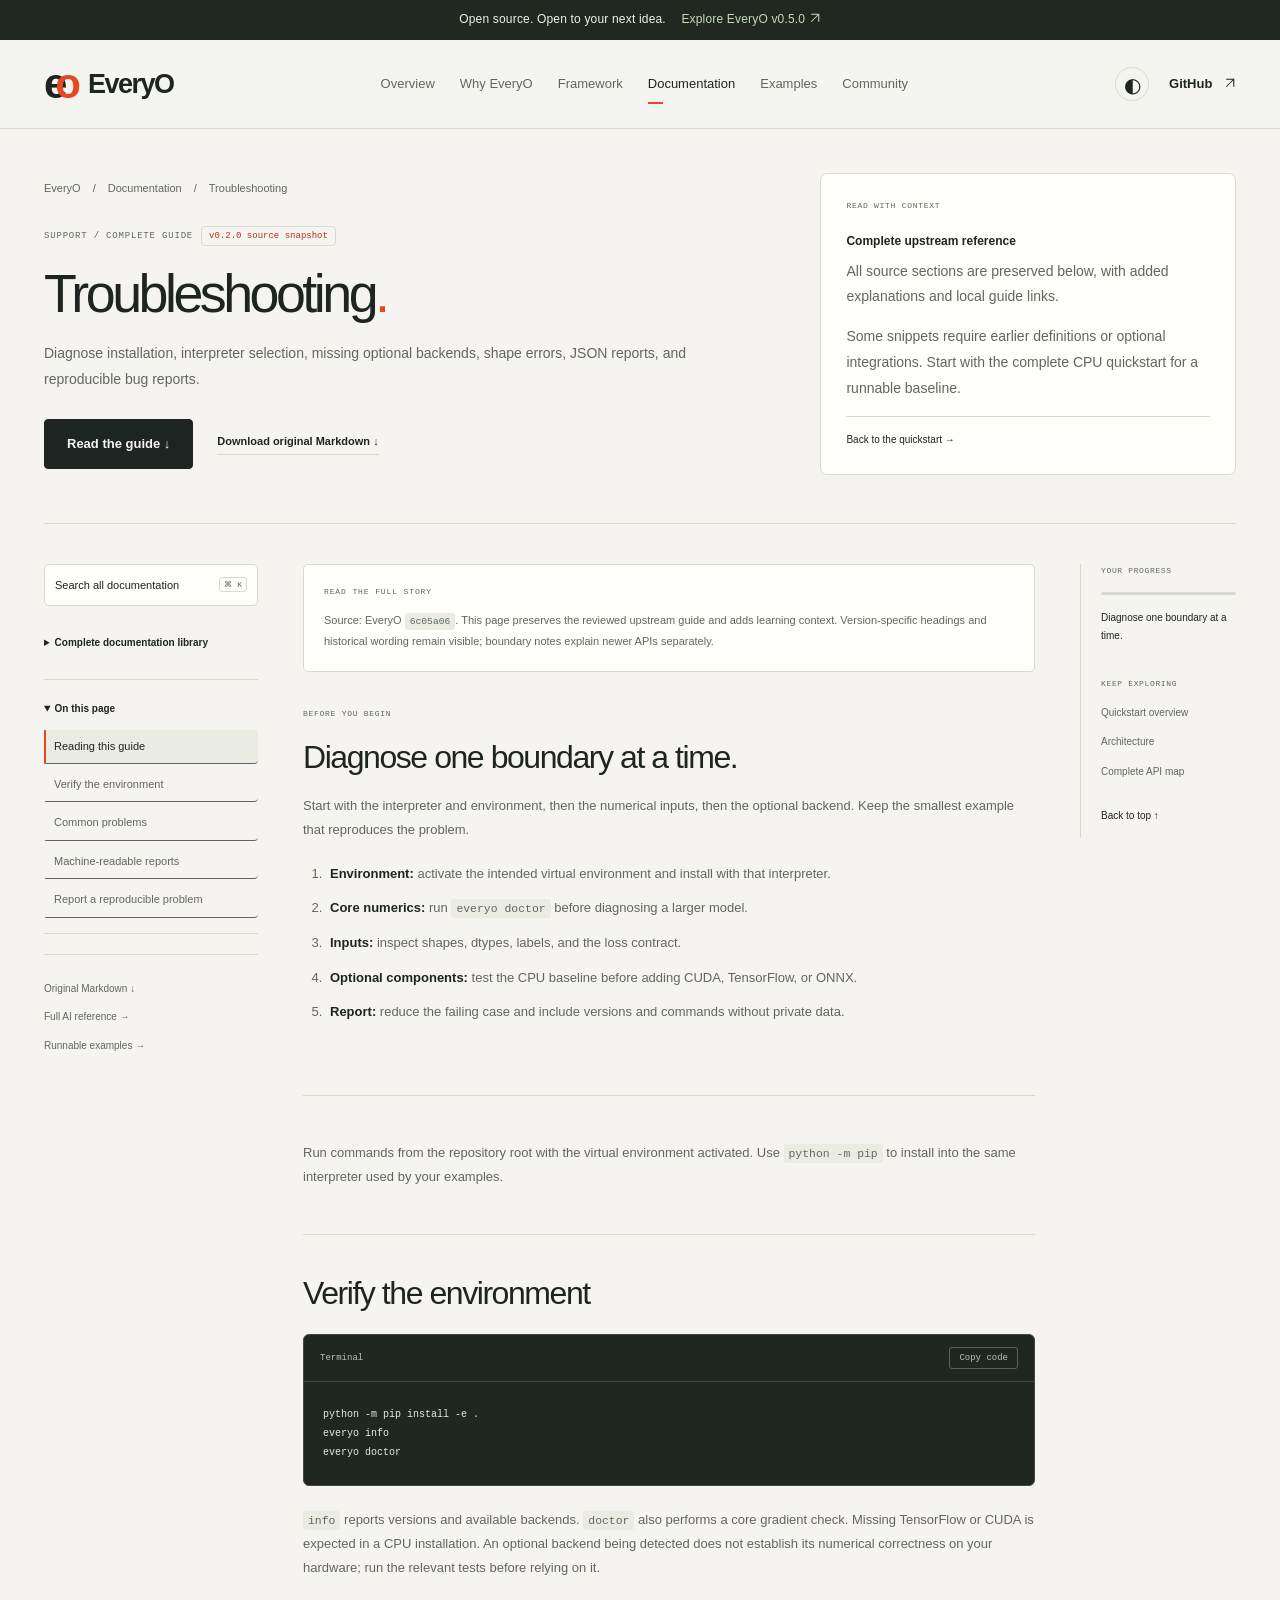
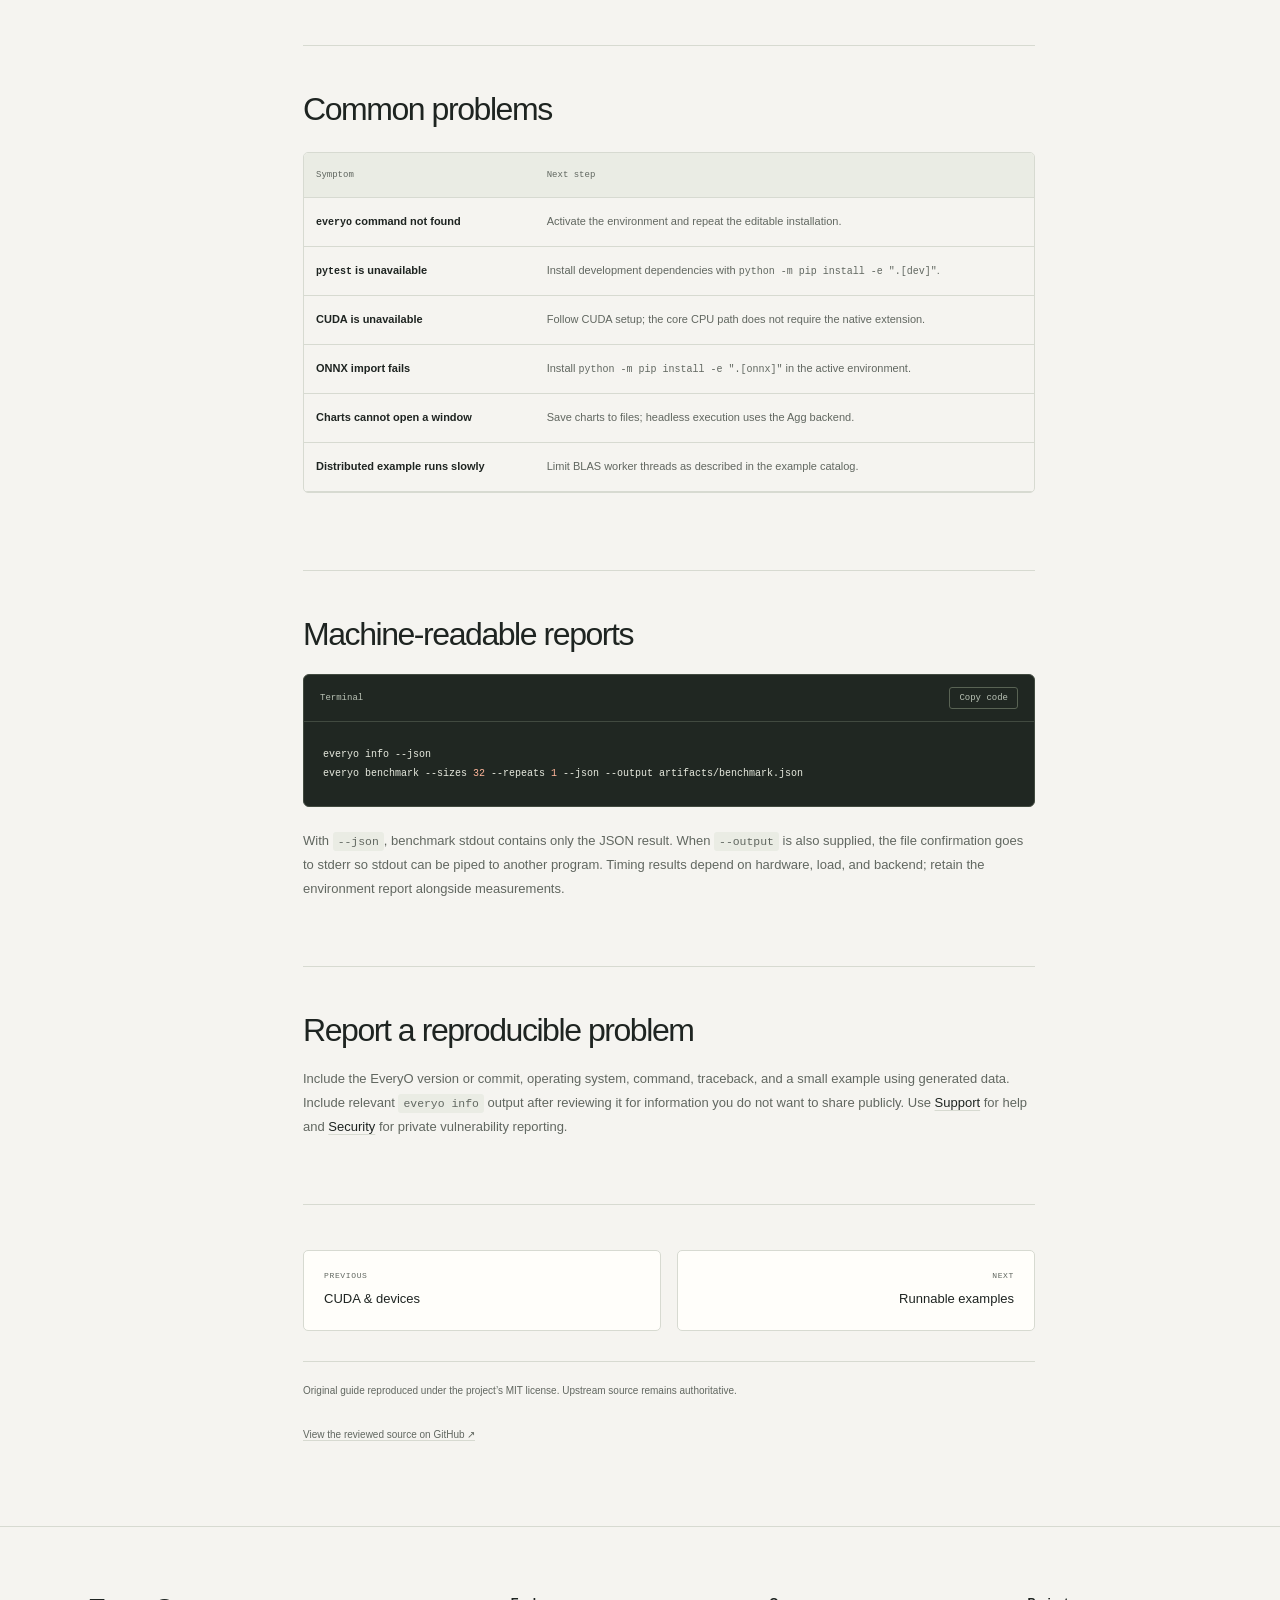
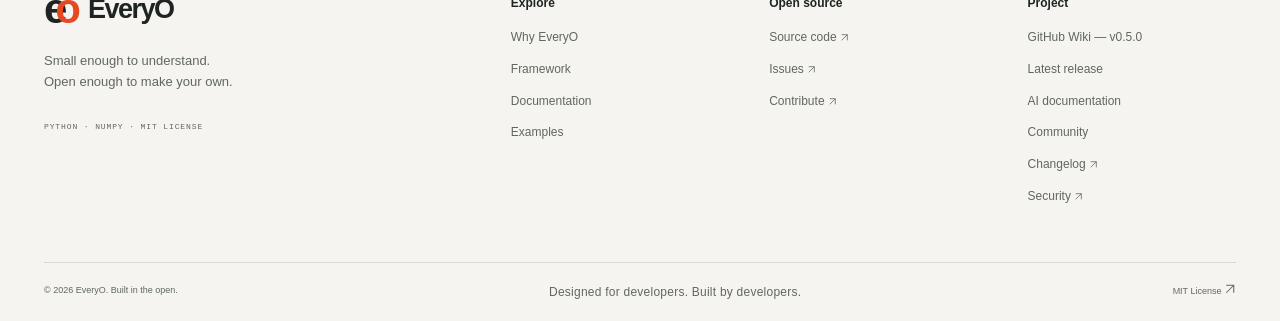
<file: docs-troubleshooting.html>
<!doctype html>
<html lang="en" data-theme="light">
  <head>
    <meta charset="utf-8" />
    <meta name="viewport" content="width=device-width,initial-scale=1" />
    <title>EveryO Troubleshooting — Complete Developer Guide</title>
    <meta name="description" content="Diagnose installation, interpreter selection, missing optional backends, shape errors, JSON reports, and reproducible bug reports." />
    <meta
      name="robots"
      content="index,follow,max-image-preview:large,max-snippet:-1,max-video-preview:-1"
    />
    <meta name="theme-color" content="#f5f4f0" />
    <link rel="canonical" href="https://krishanth7.github.io/everyo-site/docs-troubleshooting.html" />
    <meta property="og:type" content="website" />
    <meta property="og:title" content="EveryO Troubleshooting — Complete Developer Guide" />
    <meta property="og:description" content="Diagnose installation, interpreter selection, missing optional backends, shape errors, JSON reports, and reproducible bug reports." />
    <meta property="og:url" content="https://krishanth7.github.io/everyo-site/docs-troubleshooting.html" />
    <meta
      property="og:image"
      content="https://krishanth7.github.io/everyo-site/assets/img/social-card.png"
    />
    <meta property="og:image:width" content="1200" />
    <meta property="og:image:height" content="630" />
    <meta
      property="og:image:alt"
      content="EveryO — Understand the intelligence you build."
    />
    <meta name="twitter:card" content="summary_large_image" />
    <meta name="twitter:title" content="EveryO Troubleshooting — Complete Developer Guide" />
    <meta name="twitter:description" content="Diagnose installation, interpreter selection, missing optional backends, shape errors, JSON reports, and reproducible bug reports." />
    <meta
      name="twitter:image"
      content="https://krishanth7.github.io/everyo-site/assets/img/social-card.png"
    />
    <link rel="icon" type="image/svg+xml" href="assets/img/favicon.svg" />
    <script>
      try {
        var t = localStorage.getItem("everyo-theme");
        document.documentElement.dataset.theme =
          t === "dark" || t === "light"
            ? t
            : matchMedia("(prefers-color-scheme: dark)").matches
              ? "dark"
              : "light";
      } catch (_) {}
    </script>
    <link rel="stylesheet" href="assets/css/developer-site.css" />
    <link rel="stylesheet" href="assets/css/documentation.css" />
    <meta name="author" content="EveryO contributors" />
    <meta
      name="keywords"
      content="EveryO documentation, Python quickstart, tensor API, autograd tutorial, train classifier, model serialization"
    />
    <meta
      name="googlebot"
      content="index,follow,max-image-preview:large,max-snippet:-1"
    />
    <meta property="og:site_name" content="EveryO" />
    <meta property="og:locale" content="en_US" />
    <meta property="og:image:type" content="image/png" />
    <meta
      name="twitter:image:alt"
      content="EveryO — Understand the intelligence you build."
    />
    <link
      rel="alternate"
      type="text/plain"
      title="EveryO LLM index"
      href="llms.txt"
    />
    <link
      rel="alternate"
      type="text/plain"
      title="EveryO expanded AI reference"
      href="llms-full.txt"
    />
    <link
      rel="alternate"
      type="text/markdown"
      title="EveryO documentation in Markdown"
      href="docs/troubleshooting.md"
    />
    <link rel="stylesheet" href="assets/css/site-experience.css" />
    <link
      rel="sitemap"
      type="application/xml"
      title="EveryO sitemap"
      href="sitemap.xml"
    />
    <link
      rel="alternate"
      type="text/plain"
      title="EveryO AI discovery summary"
      href="ai.txt"
    />
    <script type="application/ld+json">{
  "@context": "https://schema.org",
  "@graph": [
    {
      "@type": "WebSite",
      "@id": "https://krishanth7.github.io/everyo-site/#website",
      "url": "https://krishanth7.github.io/everyo-site/",
      "name": "EveryO",
      "inLanguage": "en",
      "description": "Learn and inspect neural computing with a readable Python framework built on NumPy."
    },
    {
      "@type": "SoftwareSourceCode",
      "@id": "https://krishanth7.github.io/everyo-site/#source",
      "name": "EveryO",
      "url": "https://github.com/krishanth7/EveryO",
      "codeRepository": "https://github.com/krishanth7/EveryO",
      "programmingLanguage": "Python",
      "runtimePlatform": "Python 3.9–3.12 with NumPy and Matplotlib",
      "version": "0.5.0",
      "license": "https://opensource.org/license/mit",
      "description": "A neural computing framework built from scratch on NumPy for learning, teaching, and small-scale experiments.",
      "isAccessibleForFree": true,
      "targetProduct": {
        "@id": "https://krishanth7.github.io/everyo-site/#software"
      }
    },
    {
      "@type": "SoftwareApplication",
      "@id": "https://krishanth7.github.io/everyo-site/#software",
      "name": "EveryO",
      "url": "https://krishanth7.github.io/everyo-site/",
      "applicationCategory": "DeveloperApplication",
      "operatingSystem": "Linux, macOS, Windows",
      "softwareVersion": "0.5.0",
      "softwareRequirements": "Python 3.9–3.12, NumPy, Matplotlib",
      "license": "https://opensource.org/license/mit",
      "isAccessibleForFree": true,
      "description": "A neural computing framework built from scratch on NumPy for learning, teaching, and small-scale experiments."
    },
    {
      "@type": "TechArticle",
      "@id": "https://krishanth7.github.io/everyo-site/docs-troubleshooting.html#page",
      "url": "https://krishanth7.github.io/everyo-site/docs-troubleshooting.html",
      "name": "EveryO Troubleshooting — Complete Developer Guide",
      "description": "Diagnose installation, interpreter selection, missing optional backends, shape errors, JSON reports, and reproducible bug reports.",
      "inLanguage": "en",
      "isPartOf": {
        "@id": "https://krishanth7.github.io/everyo-site/#website"
      },
      "about": {
        "@id": "https://krishanth7.github.io/everyo-site/#source"
      },
      "breadcrumb": {
        "@id": "https://krishanth7.github.io/everyo-site/docs-troubleshooting.html#breadcrumbs"
      },
      "keywords": "EveryO documentation, Python quickstart, tensor API, autograd tutorial, train classifier, model serialization",
      "citation": "https://github.com/krishanth7/EveryO/blob/6c05a061eb62fa2646e726d15cac07053d04c79e/docs/troubleshooting.md"
    },
    {
      "@type": "BreadcrumbList",
      "@id": "https://krishanth7.github.io/everyo-site/docs-troubleshooting.html#breadcrumbs",
      "itemListElement": [
        {
          "@type": "ListItem",
          "position": 1,
          "name": "EveryO",
          "item": "https://krishanth7.github.io/everyo-site/"
        },
        {
          "@type": "ListItem",
          "position": 2,
          "name": "Documentation",
          "item": "https://krishanth7.github.io/everyo-site/documentation.html"
        },
        {
          "@type": "ListItem",
          "position": 3,
          "name": "Troubleshooting",
          "item": "https://krishanth7.github.io/everyo-site/docs-troubleshooting.html"
        }
      ]
    }
  ]
}</script>
  <link rel="stylesheet" href="assets/css/reference-docs.css">
  <link rel="stylesheet" href="assets/css/corporate-refinement.css"></head>
  <body data-page="documentation" class="reference-page">
    <a class="skip" href="#main">Skip to content</a>
    <div class="announcement">
      <a href="https://github.com/krishanth7/EveryO/releases"
        >Open source. Open to your next idea.
        <span
          >Explore EveryO v0.5.0
          <svg
            class="arrow"
            viewBox="0 0 16 16"
            fill="none"
            stroke="currentColor"
            stroke-width="1.4"
            aria-hidden="true"
          >
            <path d="M3 13 13 3M3 3h10v10" /></svg></span
      ></a>
    </div>
    <header class="site-header">
      <div class="container header-inner">
        <a class="brand" href="index.html" aria-label="EveryO home"
          ><span class="brand-mark" aria-hidden="true">e<span>o</span></span
          ><span>EveryO</span></a
        >
        <nav id="nav-links" aria-label="Primary">
          <a data-page="overview" href="index.html">Overview</a
          ><a data-page="why" href="why-everyo.html">Why EveryO</a
          ><a data-page="features" href="features.html">Framework</a
          ><a
            data-page="documentation"
            href="documentation.html"
            aria-current="true"
            >Documentation</a
          ><a data-page="examples" href="examples.html">Examples</a
          ><a data-page="community" href="community.html">Community</a>
        </nav>
        <div class="header-actions">
          <button
            id="theme-toggle"
            class="icon-button"
            aria-label="Switch colour theme"
            aria-pressed="false"
            type="button"
          >
            ◐</button
          ><a class="github-link" href="https://github.com/krishanth7/EveryO"
            >GitHub
            <span aria-hidden="true"
              ><svg
                class="arrow"
                viewBox="0 0 16 16"
                fill="none"
                stroke="currentColor"
                stroke-width="1.4"
                aria-hidden="true"
              >
                <path d="M3 13 13 3M3 3h10v10" /></svg></span></a
          ><button
            id="nav-toggle"
            class="icon-button menu-toggle"
            type="button"
            aria-expanded="false"
            aria-controls="nav-links"
            aria-label="Open menu"
          >
            ☰
          </button>
        </div>
      </div>
      <div class="page-progress" aria-hidden="true">
        <span id="page-progress-fill"></span>
      </div>
    </header>
    <main id="main"><section class="container docs-masthead" id="top"><div><nav class="docs-breadcrumb" aria-label="Breadcrumb"><a href="index.html">EveryO</a><span aria-hidden="true">/</span><a href="documentation.html">Documentation</a><span aria-hidden="true">/</span><span>Troubleshooting</span></nav><p class="eyebrow">SUPPORT / COMPLETE GUIDE <span class="version-pill">v0.2.0 source snapshot</span></p><h1>Troubleshooting<span class="accent-word">.</span></h1><p>Diagnose installation, interpreter selection, missing optional backends, shape errors, JSON reports, and reproducible bug reports.</p><div class="docs-hero-actions"><a class="button" href="#reading-this-guide">Read the guide ↓</a><a class="text-link" href="docs/troubleshooting.md" download>Download original Markdown ↓</a></div></div><div class="docs-intro-card"><span class="eyebrow">READ WITH CONTEXT</span><p><strong>Complete upstream reference</strong>All source sections are preserved below, with added explanations and local guide links.</p><p>Some snippets require earlier definitions or optional integrations. Start with the complete CPU quickstart for a runnable baseline.</p><a href="documentation.html">Back to the quickstart →</a></div></section><div class="container docs-workspace"><aside class="docs-sidebar"><button type="button" class="docs-search-trigger" id="docs-search-open" aria-haspopup="dialog" aria-controls="docs-search"><span>Search all documentation</span><kbd>⌘ K</kbd></button><!-- DOC-LIBRARY:START --><details class="docs-library"><summary>Complete documentation library</summary><nav aria-label="Documentation library"><a href="documentation.html">Quickstart overview</a><a href="docs-getting-started.html">Getting started</a><a href="docs-architecture.html">Architecture</a><a href="docs-autograd.html">Automatic differentiation</a><a href="docs-api-reference.html">Full API reference</a><a href="docs-scaling.html">Scaling &amp; export</a><a href="docs-cuda.html">CUDA &amp; devices</a><a href="docs-troubleshooting.html" aria-current="page">Troubleshooting</a></nav></details><!-- DOC-LIBRARY:END --><details class="docs-page-toc" open><summary>On this page</summary><nav aria-label="On this page"><a href="#reading-this-guide">Reading this guide</a><a href="#verify-the-environment">Verify the environment</a><a href="#common-problems">Common problems</a><a href="#machine-readable-reports">Machine-readable reports</a><a href="#report-a-reproducible-problem">Report a reproducible problem</a></nav></details><div class="docs-sidebar-resources"><a href="docs/troubleshooting.md" download>Original Markdown ↓</a><a href="llms-full.txt">Full AI reference →</a><a href="examples.html">Runnable examples →</a></div></aside><article class="docs-content reference-content"><div class="docs-source-note"><span class="eyebrow">READ THE FULL STORY</span><p>Source: EveryO <code>6c05a06</code>. This page preserves the reviewed upstream guide and adds learning context. Version-specific headings and historical wording remain visible; boundary notes explain newer APIs separately.</p></div><section id="reading-this-guide" data-doc-section><p class="eyebrow">BEFORE YOU BEGIN</p><h2>Diagnose one boundary at a time.</h2><p>Start with the interpreter and environment, then the numerical inputs, then the optional backend. Keep the smallest example that reproduces the problem.</p><ol class="diagnostic-path"><li><strong>Environment:</strong> activate the intended virtual environment and install with that interpreter.</li><li><strong>Core numerics:</strong> run <code>everyo doctor</code> before diagnosing a larger model.</li><li><strong>Inputs:</strong> inspect shapes, dtypes, labels, and the loss contract.</li><li><strong>Optional components:</strong> test the CPU baseline before adding CUDA, TensorFlow, or ONNX.</li><li><strong>Report:</strong> reduce the failing case and include versions and commands without private data.</li></ol></section><div class="reference-intro"><p>Run commands from the repository root with the virtual environment activated.
Use <code>python -m pip</code> to install into the same interpreter used by your examples.</p>
</div><section id="verify-the-environment" data-doc-section><h2>Verify the environment</h2>
<div class="codebox"><div class="codebar"><span>Terminal</span><button class="copy-button" type="button">Copy code</button></div><pre><code>python -m pip install -e .
everyo info
everyo doctor
</code></pre><span class="copy-status" role="status"></span></div>
<p><code>info</code> reports versions and available backends. <code>doctor</code> also performs a core
gradient check. Missing TensorFlow or CUDA is expected in a CPU installation.
An optional backend being detected does not establish its numerical correctness
on your hardware; run the relevant tests before relying on it.</p>
</section><section id="common-problems" data-doc-section><h2>Common problems</h2>
<div class="table-scroll"><table>
<thead>
<tr>
<th>Symptom</th>
<th>Next step</th>
</tr>
</thead>
<tbody>
<tr>
<td><code>everyo</code> command not found</td>
<td>Activate the environment and repeat the editable installation.</td>
</tr>
<tr>
<td><code>pytest</code> is unavailable</td>
<td>Install development dependencies with <code>python -m pip install -e &quot;.[dev]&quot;</code>.</td>
</tr>
<tr>
<td>CUDA is unavailable</td>
<td>Follow <a href="docs-cuda.html">CUDA setup</a>; the core CPU path does not require the native extension.</td>
</tr>
<tr>
<td>ONNX import fails</td>
<td>Install <code>python -m pip install -e &quot;.[onnx]&quot;</code> in the active environment.</td>
</tr>
<tr>
<td>Charts cannot open a window</td>
<td>Save charts to files; headless execution uses the Agg backend.</td>
</tr>
<tr>
<td>Distributed example runs slowly</td>
<td>Limit BLAS worker threads as described in the <a href="https://github.com/krishanth7/EveryO/blob/6c05a061eb62fa2646e726d15cac07053d04c79e/examples/README.md">example catalog</a>.</td>
</tr>
</tbody>
</table></div>
</section><section id="machine-readable-reports" data-doc-section><h2>Machine-readable reports</h2>
<div class="codebox"><div class="codebar"><span>Terminal</span><button class="copy-button" type="button">Copy code</button></div><pre><code>everyo info --json
everyo benchmark --sizes 32 --repeats 1 --json --output artifacts/benchmark.json
</code></pre><span class="copy-status" role="status"></span></div>
<p>With <code>--json</code>, benchmark stdout contains only the JSON result. When <code>--output</code>
is also supplied, the file confirmation goes to stderr so stdout can be piped
to another program. Timing results depend on hardware, load, and backend;
retain the environment report alongside measurements.</p>
</section><section id="report-a-reproducible-problem" data-doc-section><h2>Report a reproducible problem</h2>
<p>Include the EveryO version or commit, operating system, command, traceback,
and a small example using generated data. Include relevant <code>everyo info</code>
output after reviewing it for information you do not want to share publicly.
Use <a href="https://github.com/krishanth7/EveryO/blob/6c05a061eb62fa2646e726d15cac07053d04c79e/SUPPORT.md">Support</a> for help and <a href="https://github.com/krishanth7/EveryO/blob/6c05a061eb62fa2646e726d15cac07053d04c79e/SECURITY.md">Security</a> for private
vulnerability reporting.</p>
</section><div class="guide-pagination"><a href="docs-cuda.html"><small>PREVIOUS</small><span>CUDA &amp; devices</span></a><a href="examples.html"><small>NEXT</small><span>Runnable examples</span></a></div><div class="reference-provenance"><p>Original guide reproduced under the project’s MIT license. Upstream source remains authoritative.</p><a href="https://github.com/krishanth7/EveryO/blob/6c05a061eb62fa2646e726d15cac07053d04c79e/docs/troubleshooting.md">View the reviewed source on GitHub ↗</a></div></article><aside class="docs-reading" aria-label="Reading guide"><p class="eyebrow">YOUR PROGRESS</p><div class="reading-track" aria-hidden="true"><span id="docs-reading-fill"></span></div><p class="reading-position" id="docs-reading-label">Reading this guide</p><p class="eyebrow">KEEP EXPLORING</p><a href="documentation.html">Quickstart overview</a><a href="docs-architecture.html">Architecture</a><a href="docs-api-reference.html">Complete API map</a><a class="back-top" href="#top">Back to top ↑</a></aside></div><dialog
        id="docs-search"
        class="docs-search-dialog"
        aria-labelledby="docs-search-title"
      >
        <div class="docs-search-heading">
          <h2 id="docs-search-title">Search documentation</h2>
          <button
            type="button"
            id="docs-search-close"
            aria-label="Close documentation search"
          >
            Esc
          </button>
        </div>
        <label for="docs-search-input"
          >Find an API, concept, or setup step</label
        ><input
          id="docs-search-input"
          type="search"
          placeholder="Try gradients, Windows, or save…"
          autocomplete="off"
          maxlength="100"
        />
        <p id="docs-search-status" role="status" aria-live="polite"></p>
        <ul id="docs-search-results"></ul>
        <p class="search-hint">
          Enter opens the first result · Tab moves through links · Esc closes
        </p>
      </dialog></main>
    <footer>
      <div class="container">
        <div class="footer-top">
          <div>
            <a class="brand" href="index.html"
              ><span class="brand-mark" aria-hidden="true">e<span>o</span></span
              ><span>EveryO</span></a
            >
            <p>
              Small enough to understand.<br />Open enough to make your own.
            </p>
            <span class="mono">PYTHON · NUMPY · MIT LICENSE</span>
          </div>
          <nav aria-label="Explore">
            <h2>Explore</h2>
            <a href="why-everyo.html">Why EveryO</a>
            <a href="features.html">Framework</a
            ><a href="documentation.html">Documentation</a
            ><a href="examples.html">Examples</a>
          </nav>
          <nav aria-label="Open source">
            <h2>Open source</h2>
            <a href="https://github.com/krishanth7/EveryO"
              >Source code
              <svg
                class="arrow"
                viewBox="0 0 16 16"
                fill="none"
                stroke="currentColor"
                stroke-width="1.4"
                aria-hidden="true"
              >
                <path d="M3 13 13 3M3 3h10v10" /></svg></a
            ><a href="https://github.com/krishanth7/EveryO/issues"
              >Issues
              <svg
                class="arrow"
                viewBox="0 0 16 16"
                fill="none"
                stroke="currentColor"
                stroke-width="1.4"
                aria-hidden="true"
              >
                <path d="M3 13 13 3M3 3h10v10" /></svg></a
            ><a
              href="https://github.com/krishanth7/EveryO/blob/main/CONTRIBUTING.md"
              >Contribute
              <svg
                class="arrow"
                viewBox="0 0 16 16"
                fill="none"
                stroke="currentColor"
                stroke-width="1.4"
                aria-hidden="true"
              >
                <path d="M3 13 13 3M3 3h10v10" /></svg
            ></a>
          </nav>
          <nav aria-label="Project">
            <h2>Project</h2>
            <a href="https://github.com/krishanth7/EveryO/wiki">GitHub Wiki — v0.5.0</a>
            <a href="https://github.com/krishanth7/EveryO/releases/tag/v0.5.0">Latest release</a>
            <a href="llms.txt">AI documentation</a>
            <a href="community.html">Community</a
            ><a
              href="https://github.com/krishanth7/EveryO/blob/main/CHANGELOG.md"
              >Changelog
              <svg
                class="arrow"
                viewBox="0 0 16 16"
                fill="none"
                stroke="currentColor"
                stroke-width="1.4"
                aria-hidden="true"
              >
                <path d="M3 13 13 3M3 3h10v10" /></svg></a
            ><a
              href="https://github.com/krishanth7/EveryO/blob/main/SECURITY.md"
              >Security
              <svg
                class="arrow"
                viewBox="0 0 16 16"
                fill="none"
                stroke="currentColor"
                stroke-width="1.4"
                aria-hidden="true"
              >
                <path d="M3 13 13 3M3 3h10v10" /></svg
            ></a>
          </nav>
        </div>
        <div class="footer-bottom">
          <span>© 2026 EveryO. Built in the open.</span
          ><span class="footer-motto">Designed for developers. Built by developers.</span
          ><a href="https://github.com/krishanth7/EveryO/blob/main/LICENSE"
            >MIT License
            <svg
              class="arrow"
              viewBox="0 0 16 16"
              fill="none"
              stroke="currentColor"
              stroke-width="1.4"
              aria-hidden="true"
            >
              <path d="M3 13 13 3M3 3h10v10" /></svg
          ></a>
        </div>
      </div>
    </footer>
    <script src="assets/js/developer-site.js" defer></script>
    <script src="assets/js/docs-search-data.js" defer></script><script src="assets/js/site-experience.js" defer></script>
  </body>
</html>
</file>
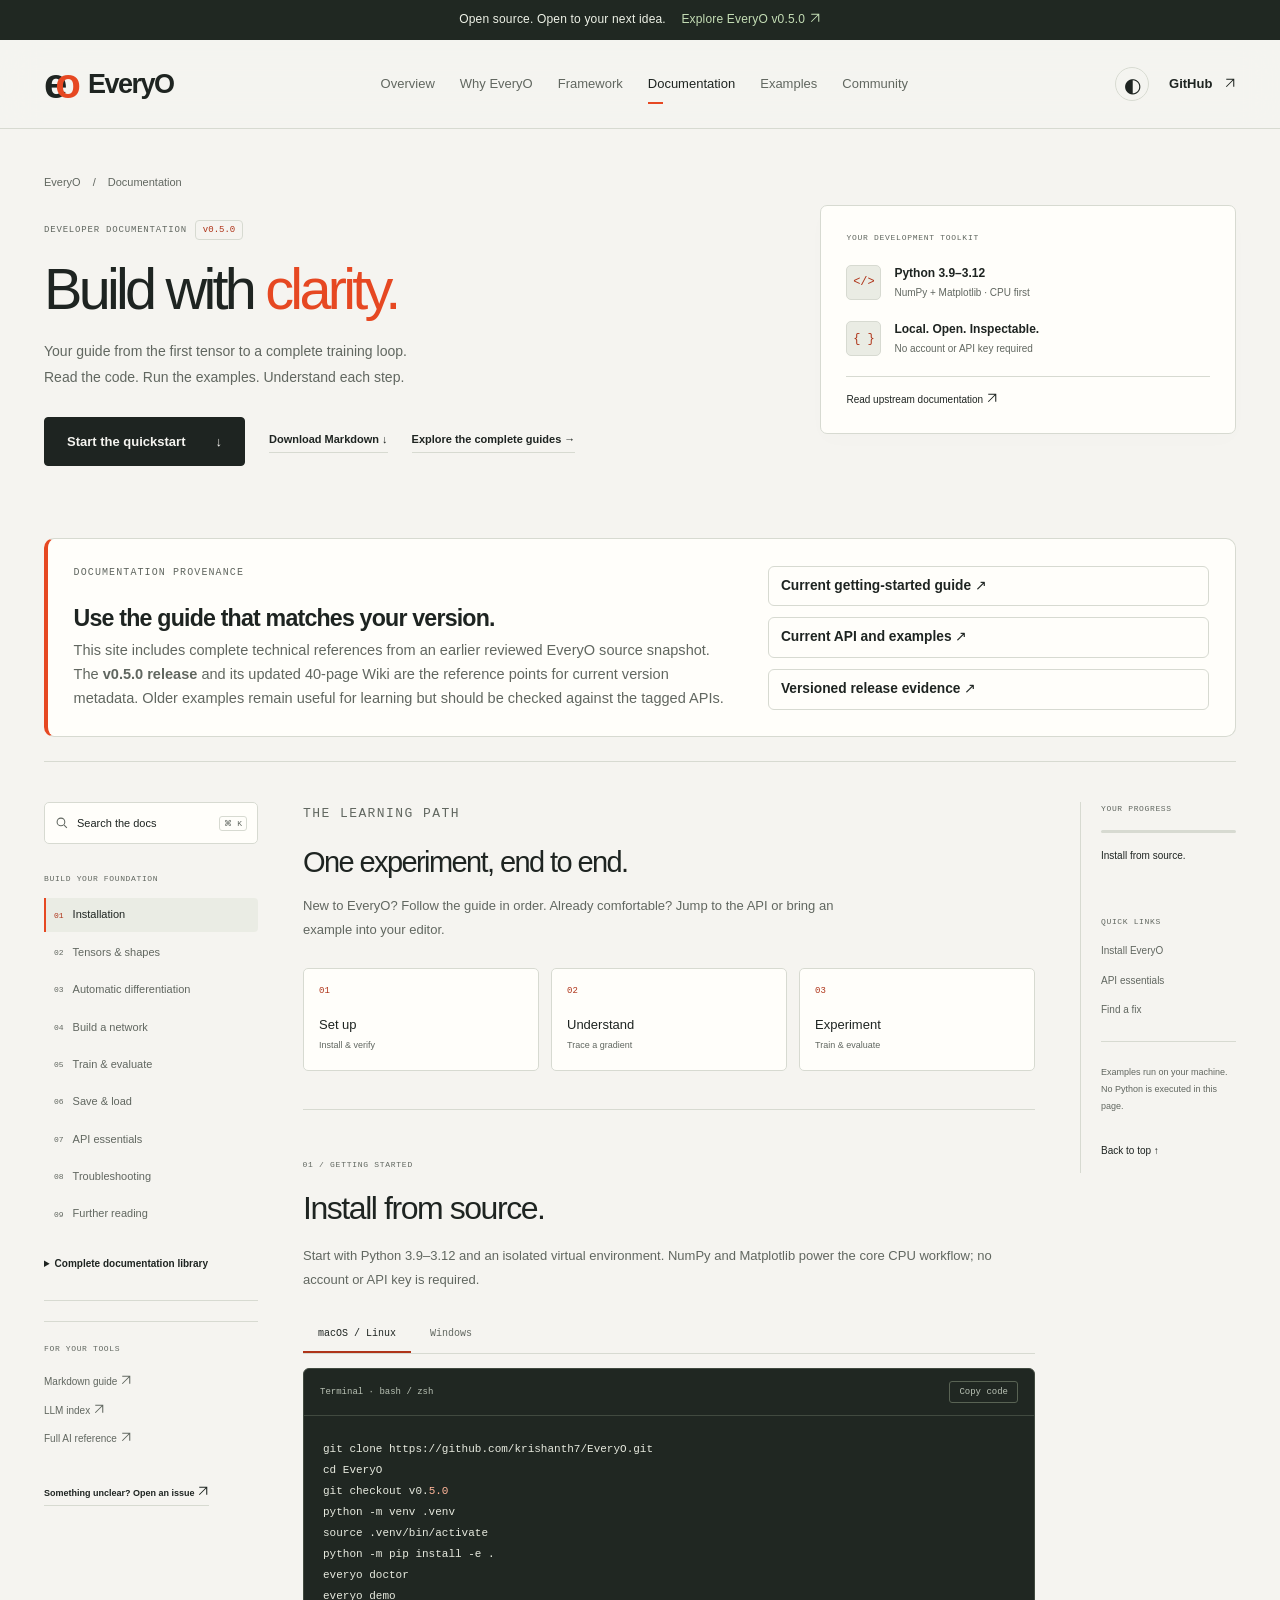
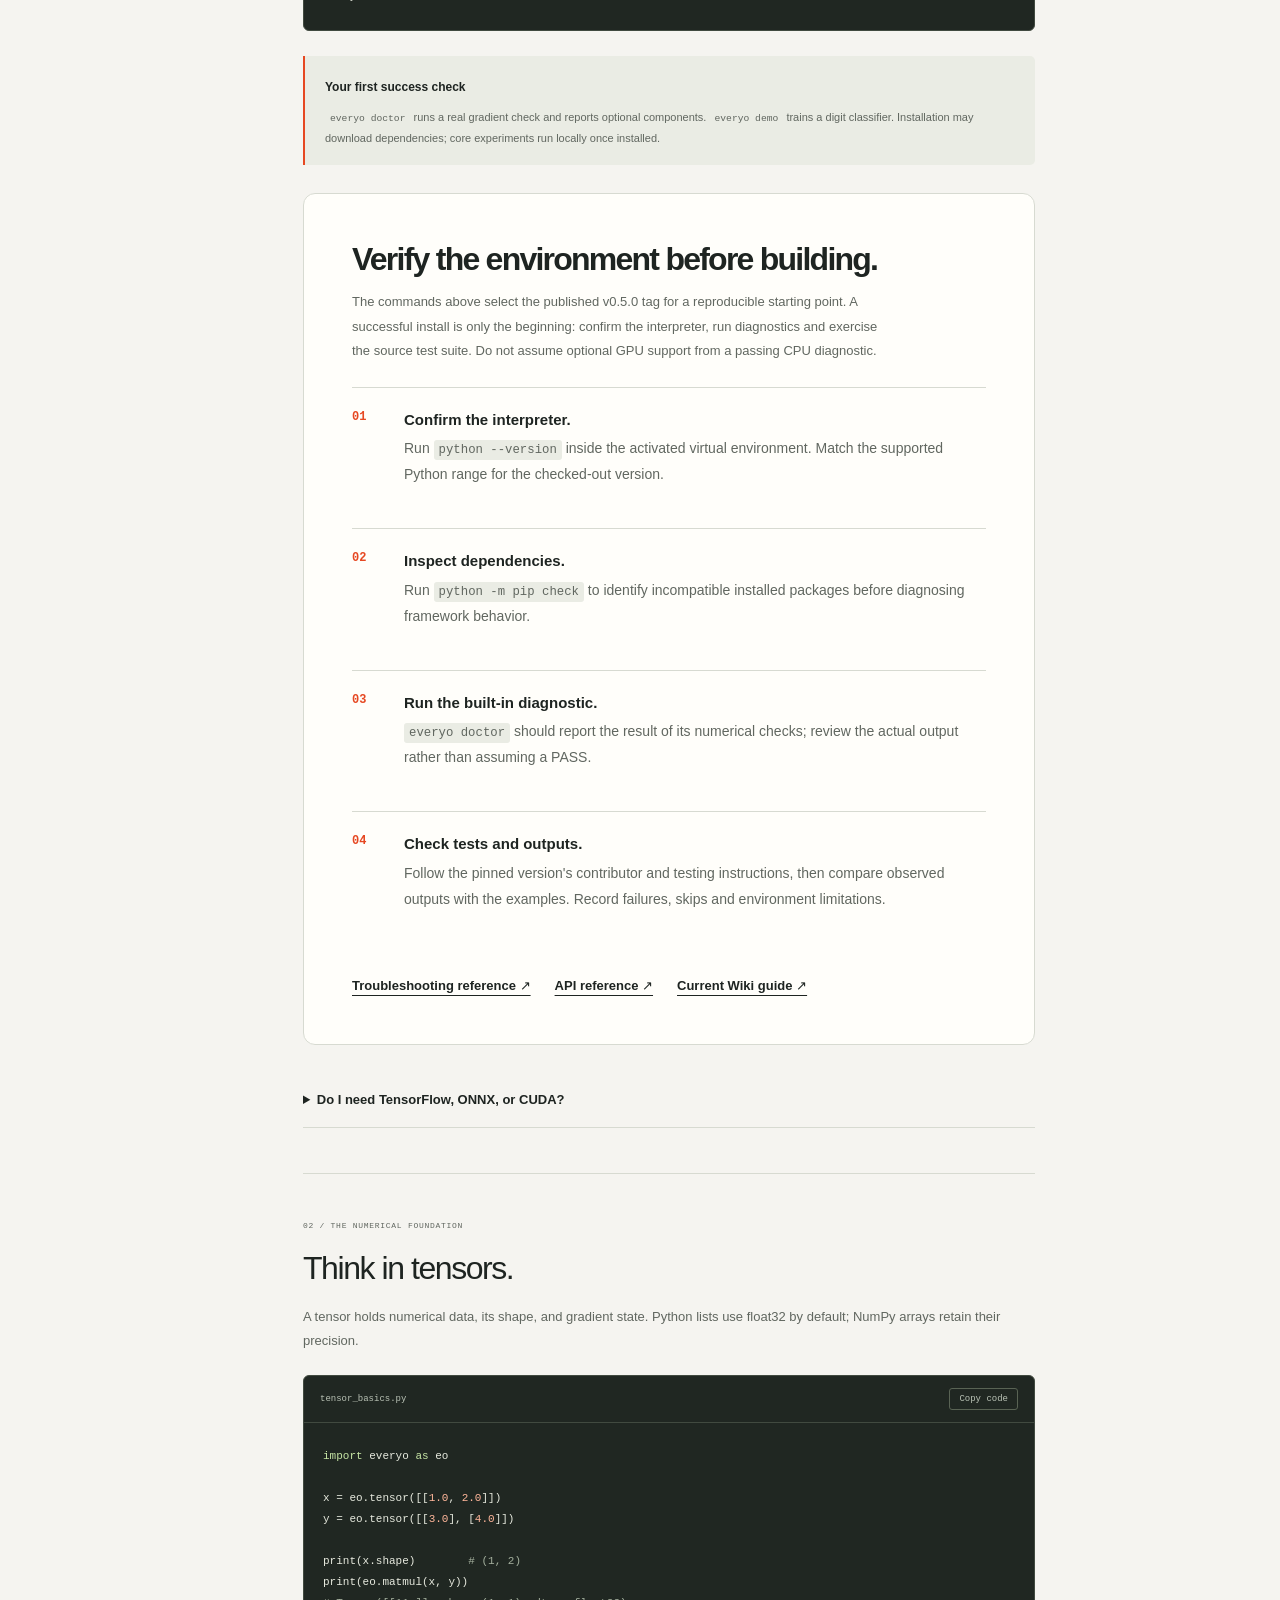
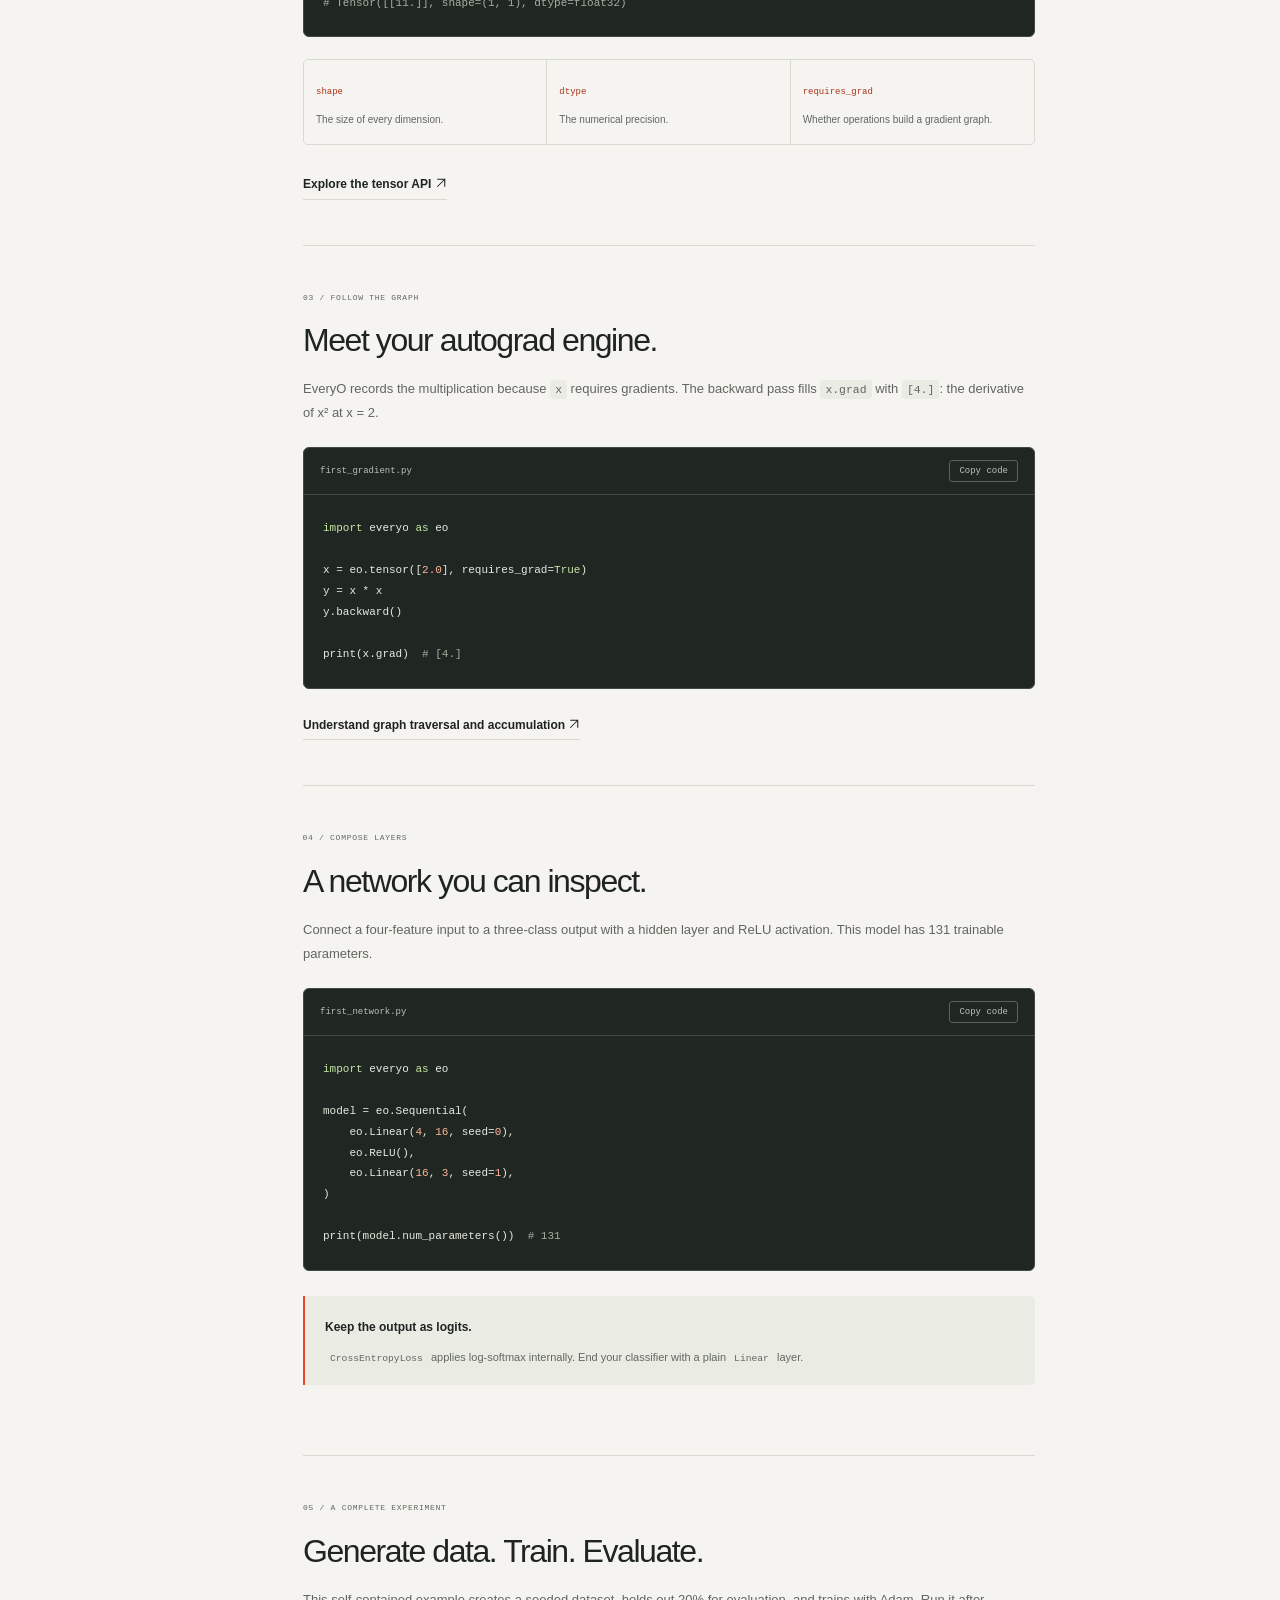
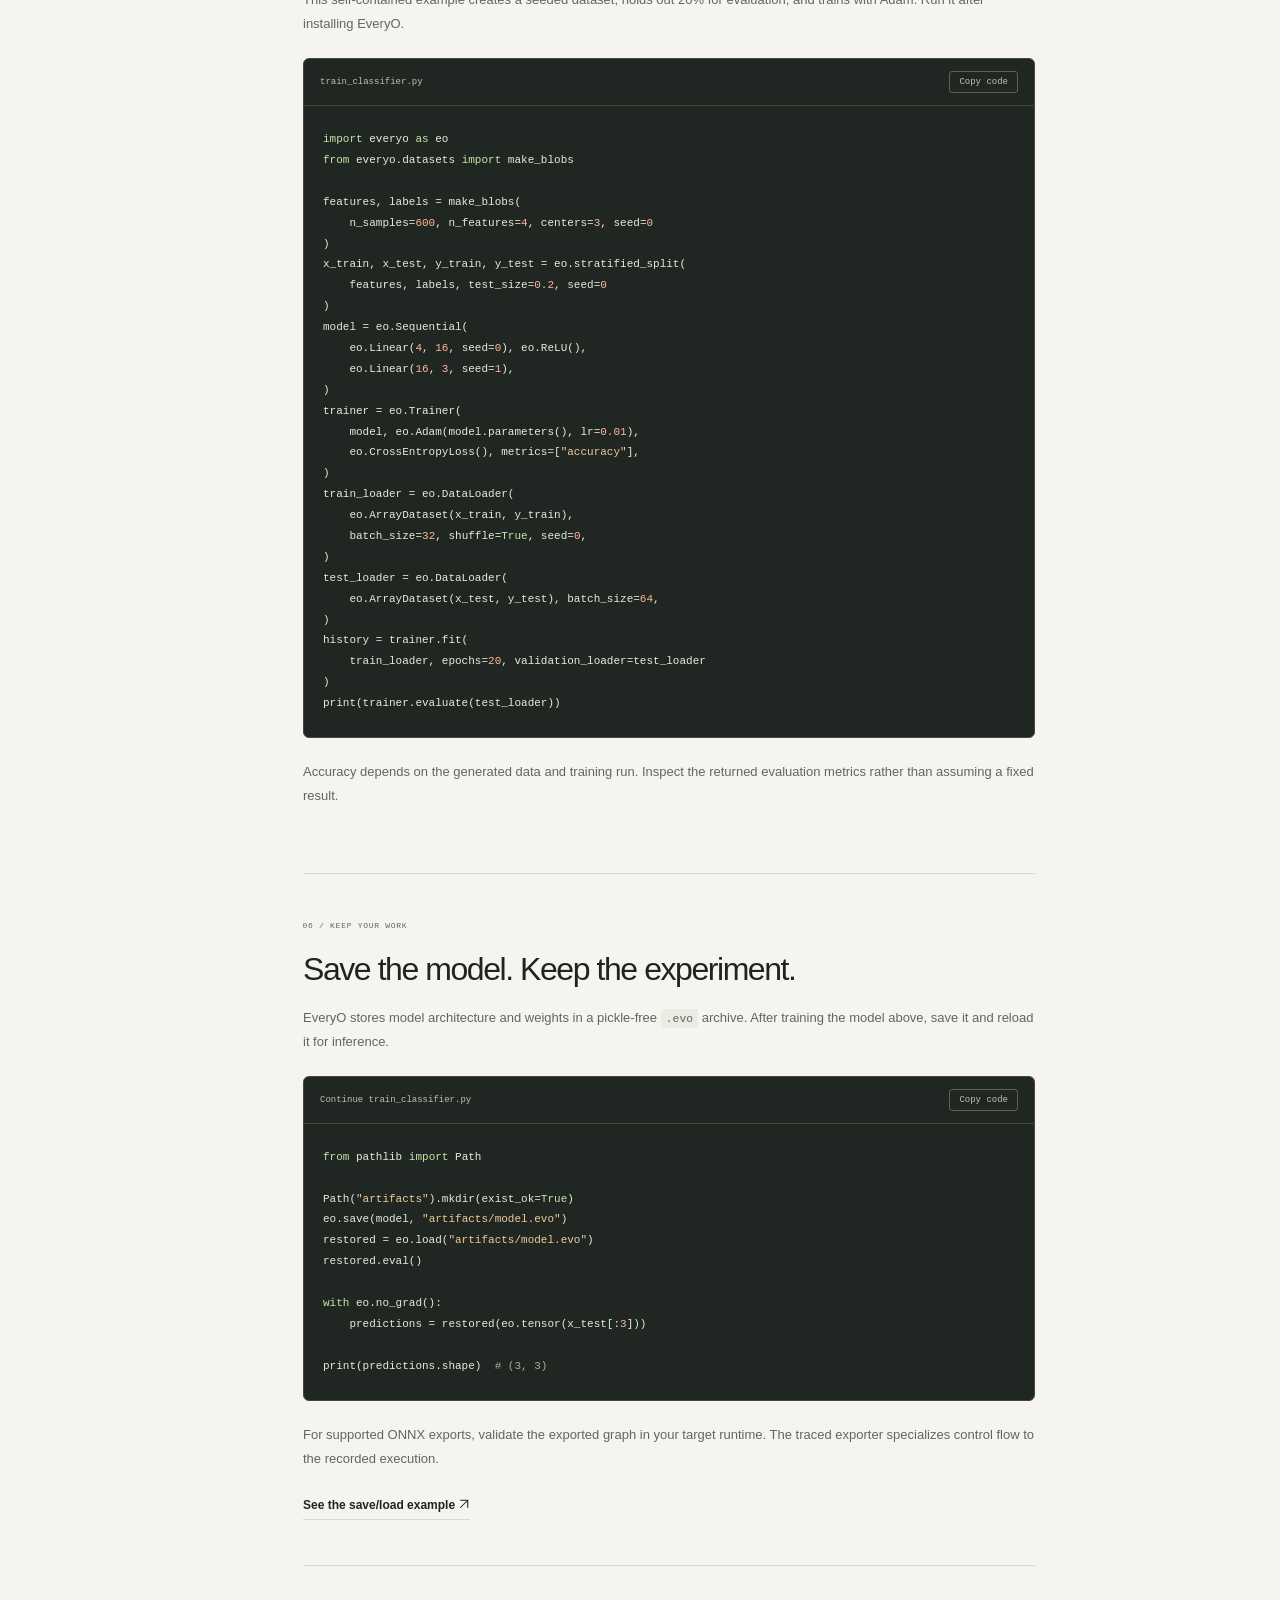
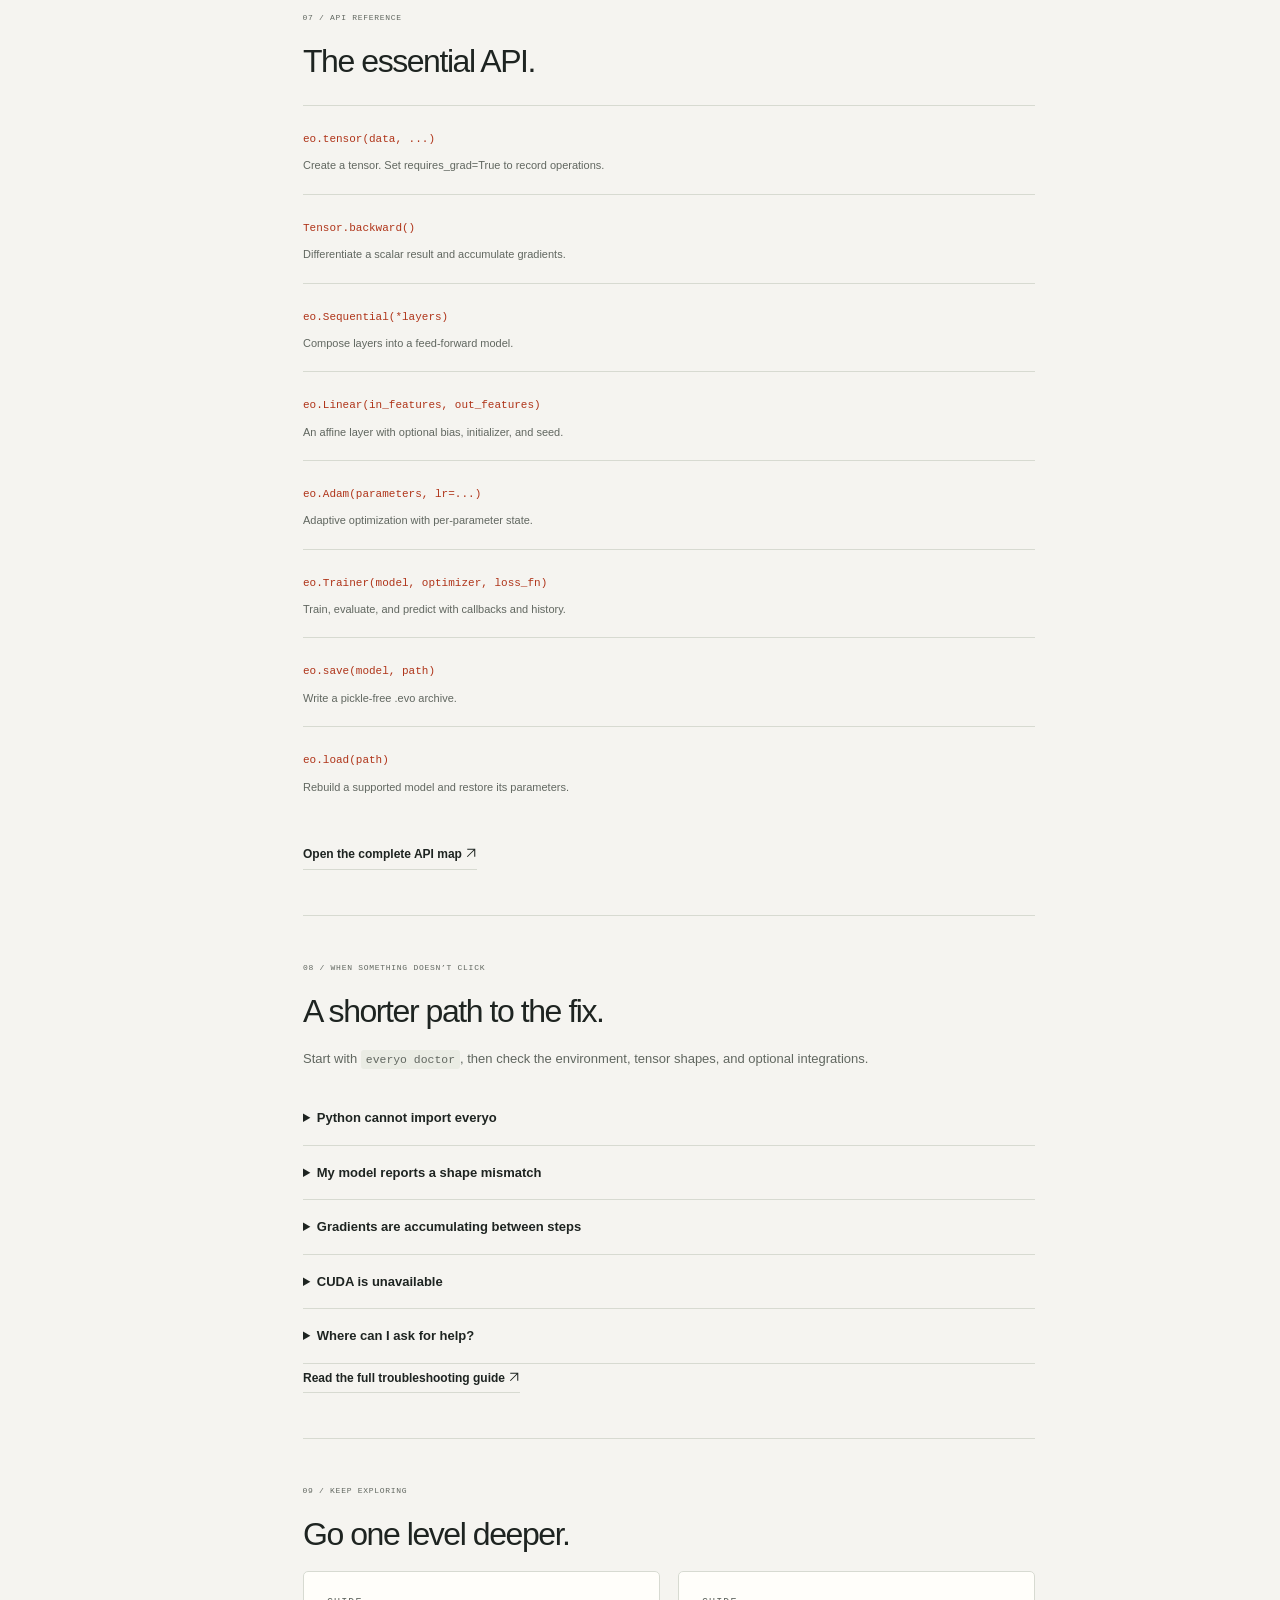
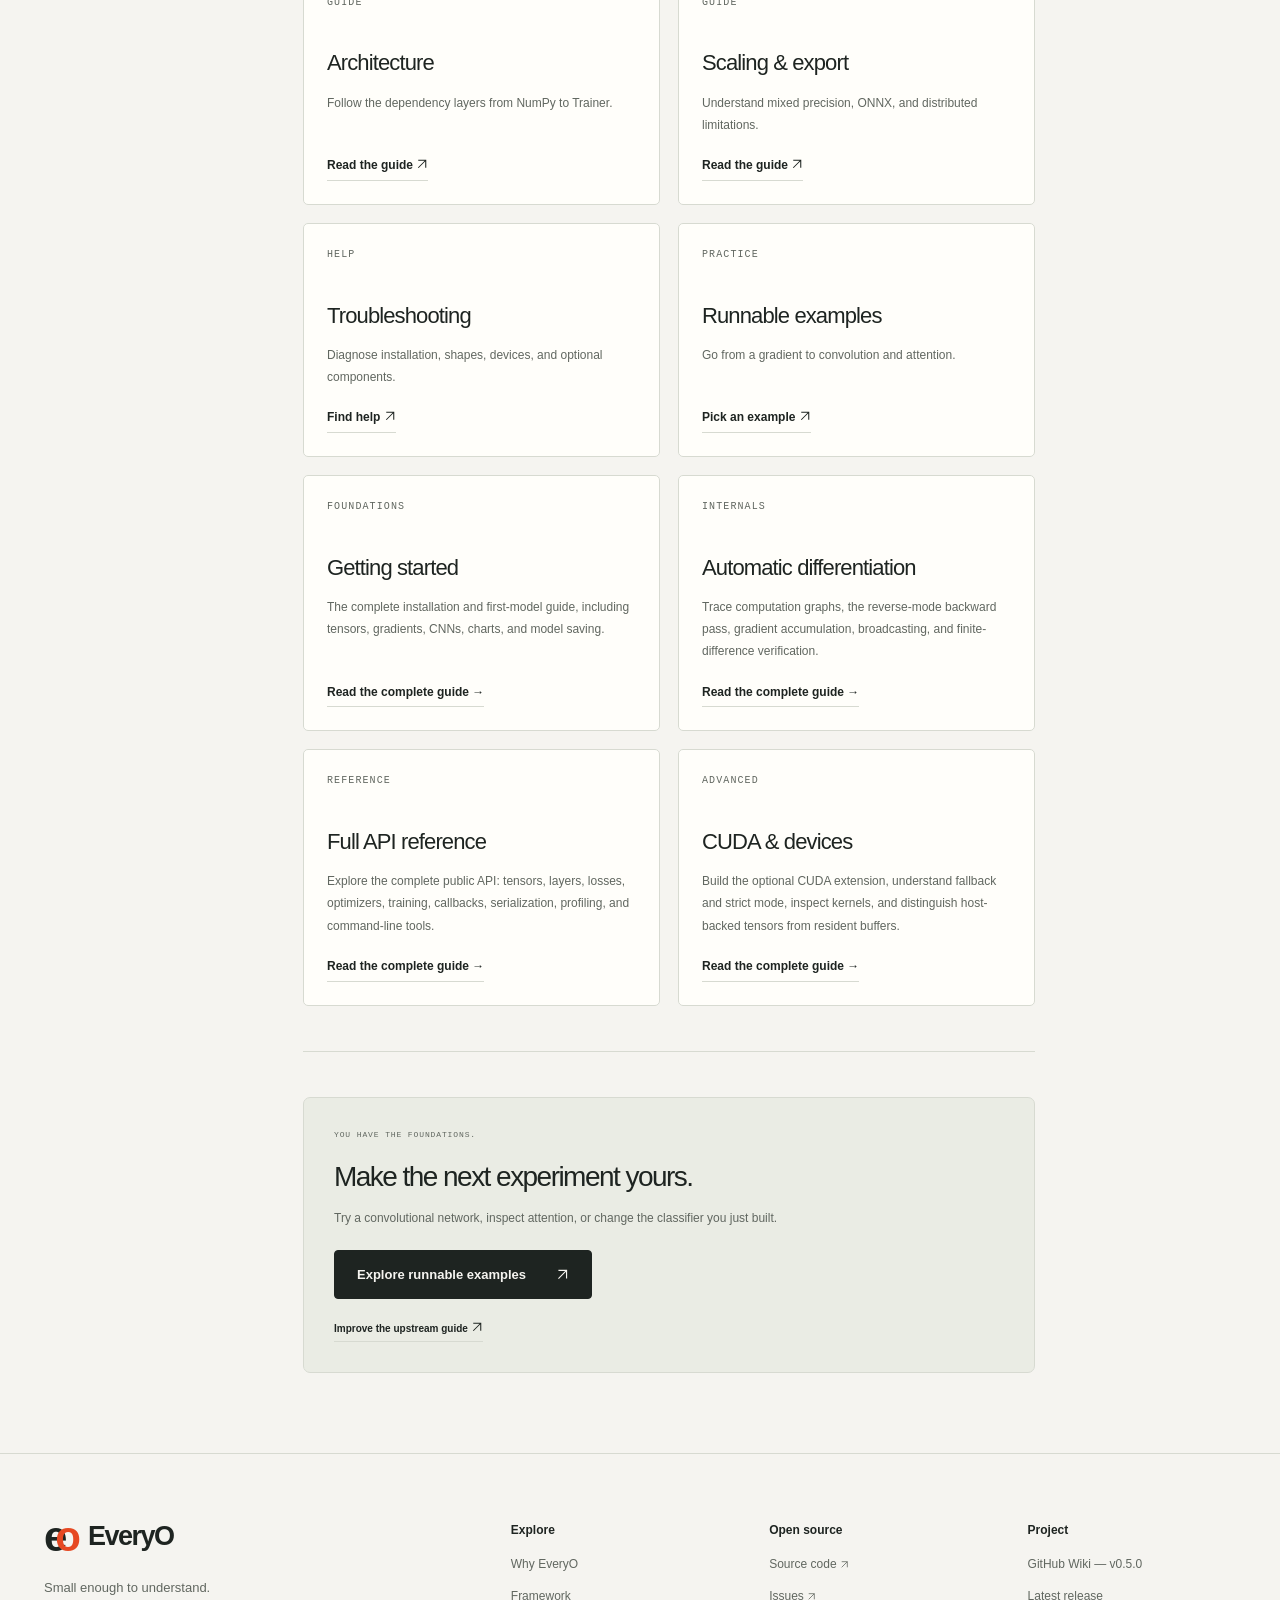
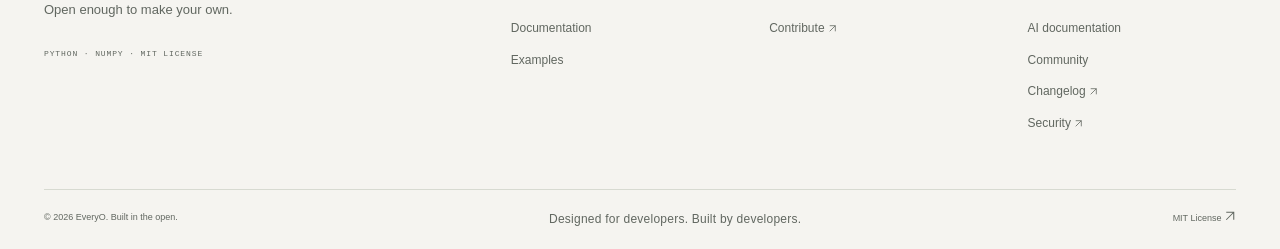
<file: documentation.html>
<!doctype html>
<html lang="en" data-theme="light">
  <head>
    <meta charset="utf-8" />
    <meta name="viewport" content="width=device-width,initial-scale=1" />
    <title>EveryO Documentation — Quickstart &amp; Complete Guides</title>
    <meta name="description" content="Install EveryO, train your first model, and explore detailed guides to architecture, autograd, APIs, CUDA, export, and troubleshooting." />
    <meta
      name="robots"
      content="index,follow,max-image-preview:large,max-snippet:-1,max-video-preview:-1"
    />
    <meta name="theme-color" content="#f5f4f0" />
    <link
      rel="canonical"
      href="https://krishanth7.github.io/everyo-site/documentation.html"
    />
    <meta property="og:type" content="website" />
    <meta property="og:title" content="EveryO Documentation — Quickstart &amp; Complete Guides" />
    <meta property="og:description" content="Install EveryO, train your first model, and explore detailed guides to architecture, autograd, APIs, CUDA, export, and troubleshooting." />
    <meta
      property="og:url"
      content="https://krishanth7.github.io/everyo-site/documentation.html"
    />
    <meta
      property="og:image"
      content="https://krishanth7.github.io/everyo-site/assets/img/social-card.png"
    />
    <meta property="og:image:width" content="1200" />
    <meta property="og:image:height" content="630" />
    <meta
      property="og:image:alt"
      content="EveryO — Understand the intelligence you build."
    />
    <meta name="twitter:card" content="summary_large_image" />
    <meta name="twitter:title" content="EveryO Documentation — Quickstart &amp; Complete Guides" />
    <meta name="twitter:description" content="Install EveryO, train your first model, and explore detailed guides to architecture, autograd, APIs, CUDA, export, and troubleshooting." />
    <meta
      name="twitter:image"
      content="https://krishanth7.github.io/everyo-site/assets/img/social-card.png"
    />
    <link rel="icon" type="image/svg+xml" href="assets/img/favicon.svg" />
    <script>
      try {
        var t = localStorage.getItem("everyo-theme");
        document.documentElement.dataset.theme =
          t === "dark" || t === "light"
            ? t
            : matchMedia("(prefers-color-scheme: dark)").matches
              ? "dark"
              : "light";
      } catch (_) {}
    </script>
    <link rel="stylesheet" href="assets/css/developer-site.css" />
    <link rel="stylesheet" href="assets/css/documentation.css" />
    <meta name="author" content="EveryO contributors" />
    <meta
      name="keywords"
      content="EveryO documentation, Python quickstart, tensor API, autograd tutorial, train classifier, model serialization"
    />
    <meta
      name="googlebot"
      content="index,follow,max-image-preview:large,max-snippet:-1"
    />
    <meta property="og:site_name" content="EveryO" />
    <meta property="og:locale" content="en_US" />
    <meta property="og:image:type" content="image/png" />
    <meta
      name="twitter:image:alt"
      content="EveryO — Understand the intelligence you build."
    />
    <link
      rel="alternate"
      type="text/plain"
      title="EveryO LLM index"
      href="llms.txt"
    />
    <link
      rel="alternate"
      type="text/plain"
      title="EveryO expanded AI reference"
      href="llms-full.txt"
    />
    <link
      rel="alternate"
      type="text/markdown"
      title="EveryO documentation in Markdown"
      href="documentation.md"
    />
    <link rel="stylesheet" href="assets/css/site-experience.css" />
    <link rel="stylesheet" href="assets/css/release-guide.css" />
    <link
      rel="sitemap"
      type="application/xml"
      title="EveryO sitemap"
      href="sitemap.xml"
    />
    <link
      rel="alternate"
      type="text/plain"
      title="EveryO AI discovery summary"
      href="ai.txt"
    />
    <script type="application/ld+json">{
  "@context": "https://schema.org",
  "@graph": [
    {
      "@type": "WebSite",
      "@id": "https://krishanth7.github.io/everyo-site/#website",
      "url": "https://krishanth7.github.io/everyo-site/",
      "name": "EveryO",
      "inLanguage": "en",
      "description": "Learn and inspect neural computing with a readable Python framework built on NumPy."
    },
    {
      "@type": "SoftwareSourceCode",
      "@id": "https://krishanth7.github.io/everyo-site/#source",
      "name": "EveryO",
      "url": "https://github.com/krishanth7/EveryO",
      "codeRepository": "https://github.com/krishanth7/EveryO",
      "programmingLanguage": "Python",
      "runtimePlatform": "Python 3.9–3.12 with NumPy and Matplotlib",
      "version": "0.5.0",
      "license": "https://opensource.org/license/mit",
      "description": "A neural computing framework built from scratch on NumPy for learning, teaching, and small-scale experiments.",
      "isAccessibleForFree": true,
      "targetProduct": {
        "@id": "https://krishanth7.github.io/everyo-site/#software"
      }
    },
    {
      "@type": "SoftwareApplication",
      "@id": "https://krishanth7.github.io/everyo-site/#software",
      "name": "EveryO",
      "url": "https://krishanth7.github.io/everyo-site/",
      "applicationCategory": "DeveloperApplication",
      "operatingSystem": "Linux, macOS, Windows",
      "softwareVersion": "0.5.0",
      "softwareRequirements": "Python 3.9–3.12, NumPy, Matplotlib",
      "license": "https://opensource.org/license/mit",
      "isAccessibleForFree": true,
      "description": "A neural computing framework built from scratch on NumPy for learning, teaching, and small-scale experiments."
    },
    {
      "@type": "TechArticle",
      "@id": "https://krishanth7.github.io/everyo-site/documentation.html#page",
      "url": "https://krishanth7.github.io/everyo-site/documentation.html",
      "name": "EveryO Documentation — Quickstart & Complete Guides",
      "description": "Install EveryO, train your first model, and explore detailed guides to architecture, autograd, APIs, CUDA, export, and troubleshooting.",
      "inLanguage": "en",
      "isPartOf": {
        "@id": "https://krishanth7.github.io/everyo-site/#website"
      },
      "about": {
        "@id": "https://krishanth7.github.io/everyo-site/#source"
      },
      "breadcrumb": {
        "@id": "https://krishanth7.github.io/everyo-site/documentation.html#breadcrumbs"
      },
      "keywords": "EveryO documentation, Python quickstart, tensor API, autograd tutorial, train classifier, model serialization",
      "hasPart": [
        {
          "@id": "https://krishanth7.github.io/everyo-site/docs-getting-started.html#page"
        },
        {
          "@id": "https://krishanth7.github.io/everyo-site/docs-architecture.html#page"
        },
        {
          "@id": "https://krishanth7.github.io/everyo-site/docs-autograd.html#page"
        },
        {
          "@id": "https://krishanth7.github.io/everyo-site/docs-api-reference.html#page"
        },
        {
          "@id": "https://krishanth7.github.io/everyo-site/docs-scaling.html#page"
        },
        {
          "@id": "https://krishanth7.github.io/everyo-site/docs-cuda.html#page"
        },
        {
          "@id": "https://krishanth7.github.io/everyo-site/docs-troubleshooting.html#page"
        }
      ]
    },
    {
      "@type": "BreadcrumbList",
      "@id": "https://krishanth7.github.io/everyo-site/documentation.html#breadcrumbs",
      "itemListElement": [
        {
          "@type": "ListItem",
          "position": 1,
          "name": "EveryO",
          "item": "https://krishanth7.github.io/everyo-site/"
        },
        {
          "@type": "ListItem",
          "position": 2,
          "name": "Documentation",
          "item": "https://krishanth7.github.io/everyo-site/documentation.html"
        }
      ]
    }
  ]
}</script>
  <link rel="stylesheet" href="assets/css/reference-docs.css">
  <link rel="stylesheet" href="assets/css/corporate-refinement.css"></head>
  <body data-page="documentation">
    <a class="skip" href="#main">Skip to content</a>
    <div class="announcement">
      <a href="https://github.com/krishanth7/EveryO/releases"
        >Open source. Open to your next idea.
        <span
          >Explore EveryO v0.5.0
          <svg
            class="arrow"
            viewBox="0 0 16 16"
            fill="none"
            stroke="currentColor"
            stroke-width="1.4"
            aria-hidden="true"
          >
            <path d="M3 13 13 3M3 3h10v10" /></svg></span
      ></a>
    </div>
    <header class="site-header">
      <div class="container header-inner">
        <a class="brand" href="index.html" aria-label="EveryO home"
          ><span class="brand-mark" aria-hidden="true">e<span>o</span></span
          ><span>EveryO</span></a
        >
        <nav id="nav-links" aria-label="Primary">
          <a data-page="overview" href="index.html">Overview</a
          ><a data-page="why" href="why-everyo.html">Why EveryO</a
          ><a data-page="features" href="features.html">Framework</a
          ><a
            data-page="documentation"
            href="documentation.html"
            aria-current="page"
            >Documentation</a
          ><a data-page="examples" href="examples.html">Examples</a
          ><a data-page="community" href="community.html">Community</a>
        </nav>
        <div class="header-actions">
          <button
            id="theme-toggle"
            class="icon-button"
            aria-label="Switch colour theme"
            aria-pressed="false"
            type="button"
          >
            ◐</button
          ><a class="github-link" href="https://github.com/krishanth7/EveryO"
            >GitHub
            <span aria-hidden="true"
              ><svg
                class="arrow"
                viewBox="0 0 16 16"
                fill="none"
                stroke="currentColor"
                stroke-width="1.4"
                aria-hidden="true"
              >
                <path d="M3 13 13 3M3 3h10v10" /></svg></span></a
          ><button
            id="nav-toggle"
            class="icon-button menu-toggle"
            type="button"
            aria-expanded="false"
            aria-controls="nav-links"
            aria-label="Open menu"
          >
            ☰
          </button>
        </div>
      </div>
      <div class="page-progress" aria-hidden="true">
        <span id="page-progress-fill"></span>
      </div>
    </header>
    <main id="main">
      <section class="container docs-masthead" id="top">
        <div>
          <nav class="docs-breadcrumb" aria-label="Breadcrumb">
            <a href="index.html">EveryO</a><span aria-hidden="true">/</span
            ><span>Documentation</span>
          </nav>
          <p class="eyebrow">
            DEVELOPER DOCUMENTATION <span class="version-pill">v0.5.0</span>
          </p>
          <h1>Build with <span class="accent-word">clarity.</span></h1>
          <p>
            Your guide from the first tensor to a complete training loop.<br
              class="desktop-break"
            />
            Read the code. Run the examples. Understand each step.
          </p>
          <div class="docs-hero-actions">
            <a class="button" href="#install"
              >Start the quickstart <span aria-hidden="true">↓</span></a
            ><a class="text-link" href="documentation.md" download
              >Download Markdown ↓</a
            >
          <a class="text-link" href="#guides">Explore the complete guides →</a></div>
        </div>
        <div class="docs-intro-card">
          <span class="eyebrow">YOUR DEVELOPMENT TOOLKIT</span>
          <div>
            <span class="toolkit-symbol" aria-hidden="true">&lt;/&gt;</span>
            <p>
              <strong>Python 3.9–3.12</strong
              ><span>NumPy + Matplotlib · CPU first</span>
            </p>
          </div>
          <div>
            <span class="toolkit-symbol" aria-hidden="true">{ }</span>
            <p>
              <strong>Local. Open. Inspectable.</strong
              ><span>No account or API key required</span>
            </p>
          </div>
          <a
            href="https://github.com/krishanth7/EveryO/blob/main/docs/README.md"
            >Read upstream documentation
            <svg
              class="arrow"
              viewBox="0 0 16 16"
              fill="none"
              stroke="currentColor"
              stroke-width="1.4"
              aria-hidden="true"
            >
              <path d="M3 13 13 3M3 3h10v10" /></svg
          ></a>
        </div>
      </section>
      <section class="container release-docs-note" aria-labelledby="release-docs-title">
        <div>
          <p class="eyebrow">DOCUMENTATION PROVENANCE</p>
          <h2 id="release-docs-title">Use the guide that matches your version.</h2>
          <p>This site includes complete technical references from an earlier reviewed EveryO source snapshot. The <strong>v0.5.0 release</strong> and its updated 40-page Wiki are the reference points for current version metadata. Older examples remain useful for learning but should be checked against the tagged APIs.</p>
        </div>
        <div class="release-docs-links">
          <a href="https://github.com/krishanth7/EveryO/wiki/Getting-Started">Current getting-started guide <span aria-hidden="true">↗</span></a>
          <a href="https://github.com/krishanth7/EveryO/wiki/API-Reference">Current API and examples <span aria-hidden="true">↗</span></a>
          <a href="https://github.com/krishanth7/EveryO/releases/tag/v0.5.0">Versioned release evidence <span aria-hidden="true">↗</span></a>
        </div>
      </section>
      <div class="container docs-workspace">
        <aside class="docs-sidebar">
          <button
            type="button"
            class="docs-search-trigger"
            id="docs-search-open"
            aria-haspopup="dialog"
            aria-controls="docs-search"
          >
            <svg
              viewBox="0 0 20 20"
              fill="none"
              stroke="currentColor"
              stroke-width="1.5"
              aria-hidden="true"
            >
              <circle cx="8.5" cy="8.5" r="5.5" />
              <path d="m13 13 4 4" /></svg
            ><span>Search the docs</span><kbd>⌘ K</kbd>
          </button>
          <p class="eyebrow">BUILD YOUR FOUNDATION</p>
          <nav aria-label="Documentation contents">
            <a href="#install"><span>01</span>Installation</a
            ><a href="#tensors"><span>02</span>Tensors & shapes</a
            ><a href="#gradients"><span>03</span>Automatic differentiation</a
            ><a href="#network"><span>04</span>Build a network</a
            ><a href="#training"><span>05</span>Train & evaluate</a
            ><a href="#serialization"><span>06</span>Save & load</a
            ><a href="#api"><span>07</span>API essentials</a
            ><a href="#troubleshooting"><span>08</span>Troubleshooting</a
            ><a href="#guides"><span>09</span>Further reading</a>
          </nav>
          <!-- DOC-LIBRARY:START --><details class="docs-library"><summary>Complete documentation library</summary><nav aria-label="Documentation library"><a href="documentation.html" aria-current="true">Quickstart overview</a><a href="docs-getting-started.html">Getting started</a><a href="docs-architecture.html">Architecture</a><a href="docs-autograd.html">Automatic differentiation</a><a href="docs-api-reference.html">Full API reference</a><a href="docs-scaling.html">Scaling &amp; export</a><a href="docs-cuda.html">CUDA &amp; devices</a><a href="docs-troubleshooting.html">Troubleshooting</a></nav></details><!-- DOC-LIBRARY:END --><div class="docs-sidebar-resources">
            <p class="eyebrow">FOR YOUR TOOLS</p>
            <a href="documentation.md"
              >Markdown guide
              <svg
                class="arrow"
                viewBox="0 0 16 16"
                fill="none"
                stroke="currentColor"
                stroke-width="1.4"
                aria-hidden="true"
              >
                <path d="M3 13 13 3M3 3h10v10" /></svg></a
            ><a href="llms.txt"
              >LLM index
              <svg
                class="arrow"
                viewBox="0 0 16 16"
                fill="none"
                stroke="currentColor"
                stroke-width="1.4"
                aria-hidden="true"
              >
                <path d="M3 13 13 3M3 3h10v10" /></svg></a
            ><a href="llms-full.txt"
              >Full AI reference
              <svg
                class="arrow"
                viewBox="0 0 16 16"
                fill="none"
                stroke="currentColor"
                stroke-width="1.4"
                aria-hidden="true"
              >
                <path d="M3 13 13 3M3 3h10v10" /></svg
            ></a>
          </div>
          <a
            class="text-link"
            href="https://github.com/krishanth7/EveryO/issues/new?template=bug_report.yml"
            >Something unclear? Open an issue
            <svg
              class="arrow"
              viewBox="0 0 16 16"
              fill="none"
              stroke="currentColor"
              stroke-width="1.4"
              aria-hidden="true"
            >
              <path d="M3 13 13 3M3 3h10v10" /></svg
          ></a>
        </aside>
        <div class="docs-content">
          <div class="docs-overview">
            <p class="eyebrow">THE LEARNING PATH</p>
            <h2>One experiment, end to end.</h2>
            <p>
              New to EveryO? Follow the guide in order. Already comfortable?
              Jump to the API or bring an example into your editor.
            </p>
            <div class="docs-path">
              <a href="#install"
                ><span>01</span><strong>Set up</strong
                ><small>Install & verify</small></a
              ><a href="#gradients"
                ><span>02</span><strong>Understand</strong
                ><small>Trace a gradient</small></a
              ><a href="#training"
                ><span>03</span><strong>Experiment</strong
                ><small>Train & evaluate</small></a
              >
            </div>
          </div>
          <section id="install" data-doc-section>
            <p class="eyebrow">01 / GETTING STARTED</p>
            <h2>Install from source.</h2>
            <p>
              Start with Python 3.9–3.12 and an isolated virtual environment.
              NumPy and Matplotlib power the core CPU workflow; no account or
              API key is required.
            </p>
            <div
              class="install-tabs"
              role="tablist"
              aria-label="Installation platform"
            >
              <button
                role="tab"
                id="os-unix"
                aria-selected="true"
                aria-controls="install-unix"
                tabindex="0"
                type="button"
              >
                macOS / Linux</button
              ><button
                role="tab"
                id="os-windows"
                aria-selected="false"
                aria-controls="install-windows"
                tabindex="-1"
                type="button"
              >
                Windows
              </button>
            </div>
            <div
              id="install-unix"
              role="tabpanel"
              aria-labelledby="os-unix"
              tabindex="0"
            >
              <div class="codebox">
                <div class="codebar">
                  <span>Terminal · bash / zsh</span
                  ><button class="copy-button" type="button">Copy code</button>
                </div>
                <pre><code>git clone https://github.com/krishanth7/EveryO.git
cd EveryO
git checkout v0.5.0
python -m venv .venv
source .venv/bin/activate
python -m pip install -e .
everyo doctor
everyo demo</code></pre>
                <span class="copy-status" role="status"></span>
              </div>
            </div>
            <div
              id="install-windows"
              role="tabpanel"
              aria-labelledby="os-windows"
              tabindex="0"
            >
              <div class="codebox">
                <div class="codebar">
                  <span>Terminal · PowerShell</span
                  ><button class="copy-button" type="button">Copy code</button>
                </div>
                <pre><code>git clone https://github.com/krishanth7/EveryO.git
cd EveryO
git checkout v0.5.0
python -m venv .venv
.venv\Scripts\Activate.ps1
python -m pip install -e .
everyo doctor
everyo demo</code></pre>
                <span class="copy-status" role="status"></span>
              </div>
            </div>
            <div class="callout">
              <b>Your first success check</b>
              <p>
                <code>everyo doctor</code> runs a real gradient check and
                reports optional components. <code>everyo demo</code> trains a
                digit classifier. Installation may download dependencies; core
                experiments run locally once installed.
              </p>
            </div>
            <div class="guide-panel" id="installation-verification">
              <h3>Verify the environment before building.</h3>
              <p>The commands above select the published v0.5.0 tag for a reproducible starting point. A successful install is only the beginning: confirm the interpreter, run diagnostics and exercise the source test suite. Do not assume optional GPU support from a passing CPU diagnostic.</p>
              <ol class="guide-steps">
                <li><strong>Confirm the interpreter.</strong><p>Run <code>python --version</code> inside the activated virtual environment. Match the supported Python range for the checked-out version.</p></li>
                <li><strong>Inspect dependencies.</strong><p>Run <code>python -m pip check</code> to identify incompatible installed packages before diagnosing framework behavior.</p></li>
                <li><strong>Run the built-in diagnostic.</strong><p><code>everyo doctor</code> should report the result of its numerical checks; review the actual output rather than assuming a PASS.</p></li>
                <li><strong>Check tests and outputs.</strong><p>Follow the pinned version's contributor and testing instructions, then compare observed outputs with the examples. Record failures, skips and environment limitations.</p></li>
              </ol>
              <div class="guide-actions"><a href="docs-troubleshooting.html">Troubleshooting reference ↗</a><a href="docs-api-reference.html">API reference ↗</a><a href="https://github.com/krishanth7/EveryO/wiki/Getting-Started">Current Wiki guide ↗</a></div>
            </div>
            <details>
              <summary>Do I need TensorFlow, ONNX, or CUDA?</summary>
              <p>
                No. Start with the NumPy CPU core. Optional integrations have
                their own prerequisites.
              </p>
              <div class="codebox">
                <div class="codebar">
                  <span>Terminal</span
                  ><button class="copy-button" type="button">Copy code</button>
                </div>
                <pre><code>python -m pip install -e &quot;.[onnx]&quot;
# Optional numerical reference:
python -m pip install -e &quot;.[tensorflow]&quot;</code></pre>
                <span class="copy-status" role="status"></span>
              </div>
              <p>
                CUDA requires compatible hardware and a separate native
                extension build. Follow the
                <a
                  href="docs-cuda.html"
                  >CUDA setup guide</a
                >. GPU runtime tests are not validated in project CI.
              </p>
            </details>
          </section>
          <section id="tensors" data-doc-section>
            <p class="eyebrow">02 / THE NUMERICAL FOUNDATION</p>
            <h2>Think in tensors.</h2>
            <p>
              A tensor holds numerical data, its shape, and gradient state.
              Python lists use float32 by default; NumPy arrays retain their
              precision.
            </p>
            <div class="codebox">
              <div class="codebar">
                <span>tensor_basics.py</span
                ><button class="copy-button" type="button">Copy code</button>
              </div>
              <pre><code>import everyo as eo

x = eo.tensor([[1.0, 2.0]])
y = eo.tensor([[3.0], [4.0]])

print(x.shape)        # (1, 2)
print(eo.matmul(x, y))
# Tensor([[11.]], shape=(1, 1), dtype=float32)</code></pre>
              <span class="copy-status" role="status"></span>
            </div>
            <div class="docs-fact-grid">
              <div>
                <code>shape</code><span>The size of every dimension.</span>
              </div>
              <div><code>dtype</code><span>The numerical precision.</span></div>
              <div>
                <code>requires_grad</code
                ><span>Whether operations build a gradient graph.</span>
              </div>
            </div>
            <a
              class="text-link"
              href="docs-api-reference.html#tensors"
              >Explore the tensor API
              <svg
                class="arrow"
                viewBox="0 0 16 16"
                fill="none"
                stroke="currentColor"
                stroke-width="1.4"
                aria-hidden="true"
              >
                <path d="M3 13 13 3M3 3h10v10" /></svg
            ></a>
          </section>
          <section id="gradients" data-doc-section>
            <p class="eyebrow">03 / FOLLOW THE GRAPH</p>
            <h2>Meet your autograd engine.</h2>
            <p>
              EveryO records the multiplication because <code>x</code> requires
              gradients. The backward pass fills <code>x.grad</code> with
              <code>[4.]</code>: the derivative of x² at x = 2.
            </p>
            <div class="codebox">
              <div class="codebar">
                <span>first_gradient.py</span
                ><button class="copy-button" type="button">Copy code</button>
              </div>
              <pre><code>import everyo as eo

x = eo.tensor([2.0], requires_grad=True)
y = x * x
y.backward()

print(x.grad)  # [4.]
</code></pre>
              <span class="copy-status" role="status"></span>
            </div>
            <a
              class="text-link"
              href="docs-autograd.html"
              >Understand graph traversal and accumulation
              <svg
                class="arrow"
                viewBox="0 0 16 16"
                fill="none"
                stroke="currentColor"
                stroke-width="1.4"
                aria-hidden="true"
              >
                <path d="M3 13 13 3M3 3h10v10" /></svg
            ></a>
          </section>
          <section id="network" data-doc-section>
            <p class="eyebrow">04 / COMPOSE LAYERS</p>
            <h2>A network you can inspect.</h2>
            <p>
              Connect a four-feature input to a three-class output with a hidden
              layer and ReLU activation. This model has 131 trainable
              parameters.
            </p>
            <div class="codebox">
              <div class="codebar">
                <span>first_network.py</span
                ><button class="copy-button" type="button">Copy code</button>
              </div>
              <pre><code>import everyo as eo

model = eo.Sequential(
    eo.Linear(4, 16, seed=0),
    eo.ReLU(),
    eo.Linear(16, 3, seed=1),
)

print(model.num_parameters())  # 131</code></pre>
              <span class="copy-status" role="status"></span>
            </div>
            <div class="callout">
              <b>Keep the output as logits.</b>
              <p>
                <code>CrossEntropyLoss</code> applies log-softmax internally.
                End your classifier with a plain <code>Linear</code> layer.
              </p>
            </div>
          </section>
          <section id="training" data-doc-section>
            <p class="eyebrow">05 / A COMPLETE EXPERIMENT</p>
            <h2>Generate data. Train. Evaluate.</h2>
            <p>
              This self-contained example creates a seeded dataset, holds out
              20% for evaluation, and trains with Adam. Run it after installing
              EveryO.
            </p>
            <div class="codebox">
              <div class="codebar">
                <span>train_classifier.py</span
                ><button class="copy-button" type="button">Copy code</button>
              </div>
              <pre><code>import everyo as eo
from everyo.datasets import make_blobs

features, labels = make_blobs(
    n_samples=600, n_features=4, centers=3, seed=0
)
x_train, x_test, y_train, y_test = eo.stratified_split(
    features, labels, test_size=0.2, seed=0
)
model = eo.Sequential(
    eo.Linear(4, 16, seed=0), eo.ReLU(),
    eo.Linear(16, 3, seed=1),
)
trainer = eo.Trainer(
    model, eo.Adam(model.parameters(), lr=0.01),
    eo.CrossEntropyLoss(), metrics=[&quot;accuracy&quot;],
)
train_loader = eo.DataLoader(
    eo.ArrayDataset(x_train, y_train),
    batch_size=32, shuffle=True, seed=0,
)
test_loader = eo.DataLoader(
    eo.ArrayDataset(x_test, y_test), batch_size=64,
)
history = trainer.fit(
    train_loader, epochs=20, validation_loader=test_loader
)
print(trainer.evaluate(test_loader))</code></pre>
              <span class="copy-status" role="status"></span>
            </div>
            <p>
              Accuracy depends on the generated data and training run. Inspect
              the returned evaluation metrics rather than assuming a fixed
              result.
            </p>
          </section>
          <section id="serialization" data-doc-section>
            <p class="eyebrow">06 / KEEP YOUR WORK</p>
            <h2>Save the model. Keep the experiment.</h2>
            <p>
              EveryO stores model architecture and weights in a pickle-free
              <code>.evo</code> archive. After training the model above, save it
              and reload it for inference.
            </p>
            <div class="codebox">
              <div class="codebar">
                <span>Continue train_classifier.py</span
                ><button class="copy-button" type="button">Copy code</button>
              </div>
              <pre><code>from pathlib import Path

Path(&quot;artifacts&quot;).mkdir(exist_ok=True)
eo.save(model, &quot;artifacts/model.evo&quot;)
restored = eo.load(&quot;artifacts/model.evo&quot;)
restored.eval()

with eo.no_grad():
    predictions = restored(eo.tensor(x_test[:3]))

print(predictions.shape)  # (3, 3)</code></pre>
              <span class="copy-status" role="status"></span>
            </div>
            <p>
              For supported ONNX exports, validate the exported graph in your
              target runtime. The traced exporter specializes control flow to
              the recorded execution.
            </p>
            <a
              class="text-link"
              href="https://github.com/krishanth7/EveryO/blob/main/examples/save_and_load.py"
              >See the save/load example
              <svg
                class="arrow"
                viewBox="0 0 16 16"
                fill="none"
                stroke="currentColor"
                stroke-width="1.4"
                aria-hidden="true"
              >
                <path d="M3 13 13 3M3 3h10v10" /></svg
            ></a>
          </section>
          <section id="api" data-doc-section>
            <p class="eyebrow">07 / API REFERENCE</p>
            <h2>The essential API.</h2>
            <div class="api-list">
              <div>
                <code>eo.tensor(data, ...)</code>
                <p>
                  Create a tensor. Set requires_grad=True to record operations.
                </p>
              </div>
              <div>
                <code>Tensor.backward()</code>
                <p>Differentiate a scalar result and accumulate gradients.</p>
              </div>
              <div>
                <code>eo.Sequential(*layers)</code>
                <p>Compose layers into a feed-forward model.</p>
              </div>
              <div>
                <code>eo.Linear(in_features, out_features)</code>
                <p>
                  An affine layer with optional bias, initializer, and seed.
                </p>
              </div>
              <div>
                <code>eo.Adam(parameters, lr=...)</code>
                <p>Adaptive optimization with per-parameter state.</p>
              </div>
              <div>
                <code>eo.Trainer(model, optimizer, loss_fn)</code>
                <p>Train, evaluate, and predict with callbacks and history.</p>
              </div>
              <div>
                <code>eo.save(model, path)</code>
                <p>Write a pickle-free .evo archive.</p>
              </div>
              <div>
                <code>eo.load(path)</code>
                <p>Rebuild a supported model and restore its parameters.</p>
              </div>
            </div>
            <a
              class="text-link"
              href="docs-api-reference.html"
              >Open the complete API map
              <svg
                class="arrow"
                viewBox="0 0 16 16"
                fill="none"
                stroke="currentColor"
                stroke-width="1.4"
                aria-hidden="true"
              >
                <path d="M3 13 13 3M3 3h10v10" /></svg
            ></a>
          </section>
          <section id="troubleshooting" data-doc-section>
            <p class="eyebrow">08 / WHEN SOMETHING DOESN’T CLICK</p>
            <h2>A shorter path to the fix.</h2>
            <p>
              Start with <code>everyo doctor</code>, then check the environment,
              tensor shapes, and optional integrations.
            </p>
            <details>
              <summary>Python cannot import everyo</summary>
              <p>
                Activate the same virtual environment used for installation, run
                <code>python -m pip install -e .</code> from the framework
                checkout, and use that interpreter to run your script.
              </p>
            </details>
            <details>
              <summary>My model reports a shape mismatch</summary>
              <p>
                Inspect <code>x.shape</code> and the input/output dimensions of
                each layer. Dense layers expect the last dimension to match
                <code>in_features</code>. Images use NHWC: batch, height, width,
                channels.
              </p>
            </details>
            <details>
              <summary>Gradients are accumulating between steps</summary>
              <p>
                Gradient accumulation is intentional. In a manual training loop,
                call <code>optimizer.zero_grad()</code> before computing the
                next backward pass. <code>Trainer</code> manages the standard
                training loop.
              </p>
            </details>
            <details>
              <summary>CUDA is unavailable</summary>
              <p>
                The CPU workflow still works. CUDA requires the native extension
                and compatible NVIDIA hardware. Review the
                <a
                  href="docs-cuda.html"
                  >CUDA guide</a
                >
                and optional-component report from <code>everyo doctor</code>.
              </p>
            </details>
            <details>
              <summary>Where can I ask for help?</summary>
              <p>
                Use
                <a href="https://github.com/krishanth7/EveryO/discussions"
                  >GitHub Discussions</a
                >
                for usage questions. For a bug, include a minimal example,
                versions, hardware, and complete error text with private data
                removed.
              </p>
            </details>
            <a
              class="text-link"
              href="docs-troubleshooting.html"
              >Read the full troubleshooting guide
              <svg
                class="arrow"
                viewBox="0 0 16 16"
                fill="none"
                stroke="currentColor"
                stroke-width="1.4"
                aria-hidden="true"
              >
                <path d="M3 13 13 3M3 3h10v10" /></svg
            ></a>
          </section>
          <section id="guides" data-doc-section>
            <p class="eyebrow">09 / KEEP EXPLORING</p>
            <h2>Go one level deeper.</h2>
            <div class="grid two">
              <article class="card">
                <span class="card-index">GUIDE</span>
                <h3>Architecture</h3>
                <p>Follow the dependency layers from NumPy to Trainer.</p>
                <a
                  class="text-link"
                  href="docs-architecture.html"
                  >Read the guide
                  <span aria-hidden="true"
                    ><svg
                      class="arrow"
                      viewBox="0 0 16 16"
                      fill="none"
                      stroke="currentColor"
                      stroke-width="1.4"
                      aria-hidden="true"
                    >
                      <path d="M3 13 13 3M3 3h10v10" /></svg></span
                ></a>
              </article>
              <article class="card">
                <span class="card-index">GUIDE</span>
                <h3>Scaling &amp; export</h3>
                <p>
                  Understand mixed precision, ONNX, and distributed limitations.
                </p>
                <a
                  class="text-link"
                  href="docs-scaling.html"
                  >Read the guide
                  <span aria-hidden="true"
                    ><svg
                      class="arrow"
                      viewBox="0 0 16 16"
                      fill="none"
                      stroke="currentColor"
                      stroke-width="1.4"
                      aria-hidden="true"
                    >
                      <path d="M3 13 13 3M3 3h10v10" /></svg></span
                ></a>
              </article>
              <article class="card">
                <span class="card-index">HELP</span>
                <h3>Troubleshooting</h3>
                <p>
                  Diagnose installation, shapes, devices, and optional
                  components.
                </p>
                <a
                  class="text-link"
                  href="docs-troubleshooting.html"
                  >Find help
                  <span aria-hidden="true"
                    ><svg
                      class="arrow"
                      viewBox="0 0 16 16"
                      fill="none"
                      stroke="currentColor"
                      stroke-width="1.4"
                      aria-hidden="true"
                    >
                      <path d="M3 13 13 3M3 3h10v10" /></svg></span
                ></a>
              </article>
              <article class="card">
                <span class="card-index">PRACTICE</span>
                <h3>Runnable examples</h3>
                <p>Go from a gradient to convolution and attention.</p>
                <a class="text-link" href="examples.html"
                  >Pick an example
                  <span aria-hidden="true"
                    ><svg
                      class="arrow"
                      viewBox="0 0 16 16"
                      fill="none"
                      stroke="currentColor"
                      stroke-width="1.4"
                      aria-hidden="true"
                    >
                      <path d="M3 13 13 3M3 3h10v10" /></svg></span
                ></a>
              </article>
            <!-- DOC-CARDS:START --><article class="card"><span class="card-index">FOUNDATIONS</span><h3>Getting started</h3><p>The complete installation and first-model guide, including tensors, gradients, CNNs, charts, and model saving.</p><a class="text-link" href="docs-getting-started.html">Read the complete guide →</a></article><article class="card"><span class="card-index">INTERNALS</span><h3>Automatic differentiation</h3><p>Trace computation graphs, the reverse-mode backward pass, gradient accumulation, broadcasting, and finite-difference verification.</p><a class="text-link" href="docs-autograd.html">Read the complete guide →</a></article><article class="card"><span class="card-index">REFERENCE</span><h3>Full API reference</h3><p>Explore the complete public API: tensors, layers, losses, optimizers, training, callbacks, serialization, profiling, and command-line tools.</p><a class="text-link" href="docs-api-reference.html">Read the complete guide →</a></article><article class="card"><span class="card-index">ADVANCED</span><h3>CUDA &amp; devices</h3><p>Build the optional CUDA extension, understand fallback and strict mode, inspect kernels, and distinguish host-backed tensors from resident buffers.</p><a class="text-link" href="docs-cuda.html">Read the complete guide →</a></article><!-- DOC-CARDS:END --></div>
          </section>
          <div class="docs-end">
            <p class="eyebrow">YOU HAVE THE FOUNDATIONS.</p>
            <h2>Make the next experiment yours.</h2>
            <p>
              Try a convolutional network, inspect attention, or change the
              classifier you just built.
            </p>
            <a class="button" href="examples.html"
              >Explore runnable examples
              <svg
                class="arrow"
                viewBox="0 0 16 16"
                fill="none"
                stroke="currentColor"
                stroke-width="1.4"
                aria-hidden="true"
              >
                <path d="M3 13 13 3M3 3h10v10" /></svg></a
            ><a
              class="text-link"
              href="https://github.com/krishanth7/EveryO/edit/main/docs/getting-started.md"
              >Improve the upstream guide
              <svg
                class="arrow"
                viewBox="0 0 16 16"
                fill="none"
                stroke="currentColor"
                stroke-width="1.4"
                aria-hidden="true"
              >
                <path d="M3 13 13 3M3 3h10v10" /></svg
            ></a>
          </div>
        </div>
        <aside class="docs-reading" aria-label="Reading guide">
          <p class="eyebrow">YOUR PROGRESS</p>
          <div class="reading-track" aria-hidden="true">
            <span id="docs-reading-fill"></span>
          </div>
          <p class="reading-position" id="docs-reading-label">
            Getting started
          </p>
          <p class="eyebrow">QUICK LINKS</p>
          <a href="#install">Install EveryO</a><a href="#api">API essentials</a
          ><a href="#troubleshooting">Find a fix</a>
          <hr />
          <p class="caption">
            Examples run on your machine. No Python is executed in this page.
          </p>
          <a class="back-top" href="#top">Back to top ↑</a>
        </aside>
      </div>
      <dialog
        id="docs-search"
        class="docs-search-dialog"
        aria-labelledby="docs-search-title"
      >
        <div class="docs-search-heading">
          <h2 id="docs-search-title">Search documentation</h2>
          <button
            type="button"
            id="docs-search-close"
            aria-label="Close documentation search"
          >
            Esc
          </button>
        </div>
        <label for="docs-search-input"
          >Find an API, concept, or setup step</label
        ><input
          id="docs-search-input"
          type="search"
          placeholder="Try gradients, Windows, or save…"
          autocomplete="off"
          maxlength="100"
        />
        <p id="docs-search-status" role="status" aria-live="polite"></p>
        <ul id="docs-search-results"></ul>
        <p class="search-hint">
          Enter opens the first result · Tab moves through links · Esc closes
        </p>
      </dialog>
    </main>
    <footer>
      <div class="container">
        <div class="footer-top">
          <div>
            <a class="brand" href="index.html"
              ><span class="brand-mark" aria-hidden="true">e<span>o</span></span
              ><span>EveryO</span></a
            >
            <p>
              Small enough to understand.<br />Open enough to make your own.
            </p>
            <span class="mono">PYTHON · NUMPY · MIT LICENSE</span>
          </div>
          <nav aria-label="Explore">
            <h2>Explore</h2>
            <a href="why-everyo.html">Why EveryO</a>
            <a href="features.html">Framework</a
            ><a href="documentation.html">Documentation</a
            ><a href="examples.html">Examples</a>
          </nav>
          <nav aria-label="Open source">
            <h2>Open source</h2>
            <a href="https://github.com/krishanth7/EveryO"
              >Source code
              <svg
                class="arrow"
                viewBox="0 0 16 16"
                fill="none"
                stroke="currentColor"
                stroke-width="1.4"
                aria-hidden="true"
              >
                <path d="M3 13 13 3M3 3h10v10" /></svg></a
            ><a href="https://github.com/krishanth7/EveryO/issues"
              >Issues
              <svg
                class="arrow"
                viewBox="0 0 16 16"
                fill="none"
                stroke="currentColor"
                stroke-width="1.4"
                aria-hidden="true"
              >
                <path d="M3 13 13 3M3 3h10v10" /></svg></a
            ><a
              href="https://github.com/krishanth7/EveryO/blob/main/CONTRIBUTING.md"
              >Contribute
              <svg
                class="arrow"
                viewBox="0 0 16 16"
                fill="none"
                stroke="currentColor"
                stroke-width="1.4"
                aria-hidden="true"
              >
                <path d="M3 13 13 3M3 3h10v10" /></svg
            ></a>
          </nav>
          <nav aria-label="Project">
            <h2>Project</h2>
            <a href="https://github.com/krishanth7/EveryO/wiki">GitHub Wiki — v0.5.0</a>
            <a href="https://github.com/krishanth7/EveryO/releases/tag/v0.5.0">Latest release</a>
            <a href="llms.txt">AI documentation</a>
            <a href="community.html">Community</a
            ><a
              href="https://github.com/krishanth7/EveryO/blob/main/CHANGELOG.md"
              >Changelog
              <svg
                class="arrow"
                viewBox="0 0 16 16"
                fill="none"
                stroke="currentColor"
                stroke-width="1.4"
                aria-hidden="true"
              >
                <path d="M3 13 13 3M3 3h10v10" /></svg></a
            ><a
              href="https://github.com/krishanth7/EveryO/blob/main/SECURITY.md"
              >Security
              <svg
                class="arrow"
                viewBox="0 0 16 16"
                fill="none"
                stroke="currentColor"
                stroke-width="1.4"
                aria-hidden="true"
              >
                <path d="M3 13 13 3M3 3h10v10" /></svg
            ></a>
          </nav>
        </div>
        <div class="footer-bottom">
          <span>© 2026 EveryO. Built in the open.</span
          ><span class="footer-motto">Designed for developers. Built by developers.</span
          ><a href="https://github.com/krishanth7/EveryO/blob/main/LICENSE"
            >MIT License
            <svg
              class="arrow"
              viewBox="0 0 16 16"
              fill="none"
              stroke="currentColor"
              stroke-width="1.4"
              aria-hidden="true"
            >
              <path d="M3 13 13 3M3 3h10v10" /></svg
          ></a>
        </div>
      </div>
    </footer>
    <script src="assets/js/developer-site.js" defer></script>
    <script src="assets/js/docs-search-data.js" defer></script><script src="assets/js/site-experience.js" defer></script>
  </body>
</html>
</file>
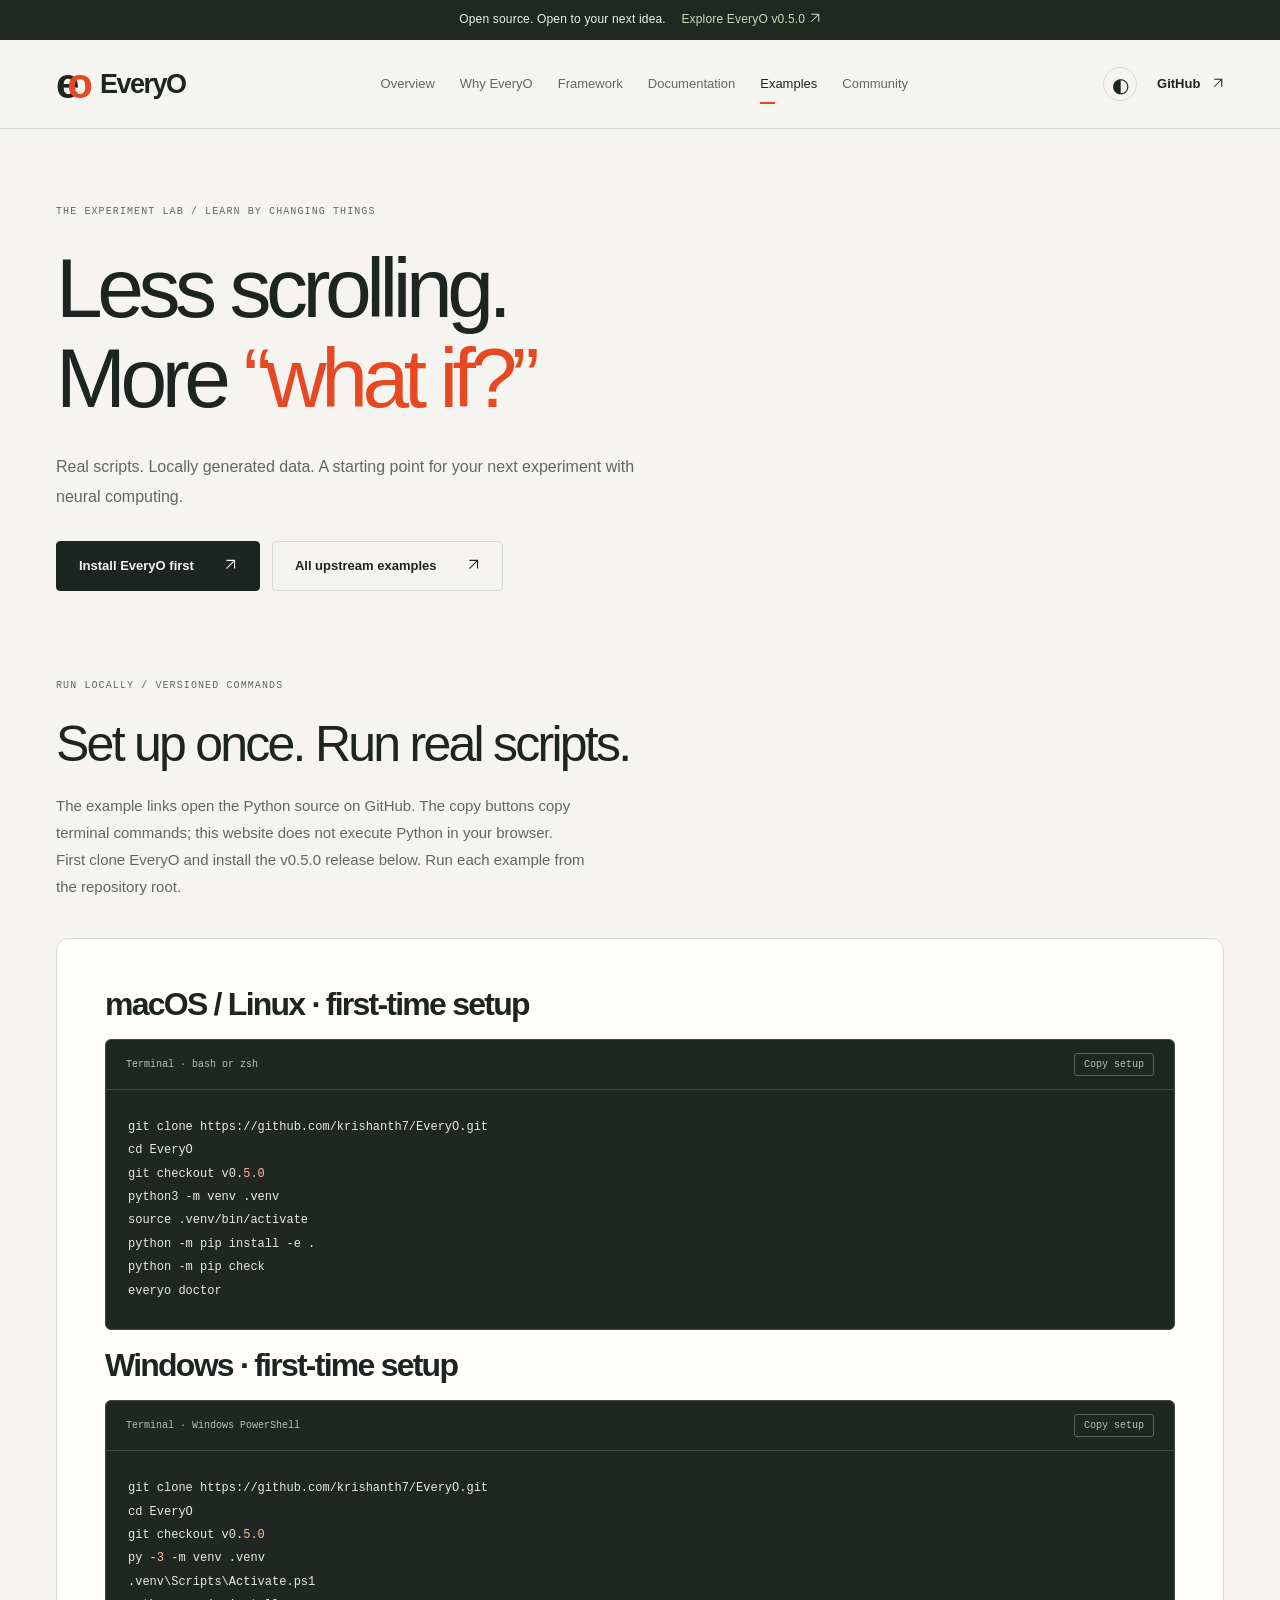
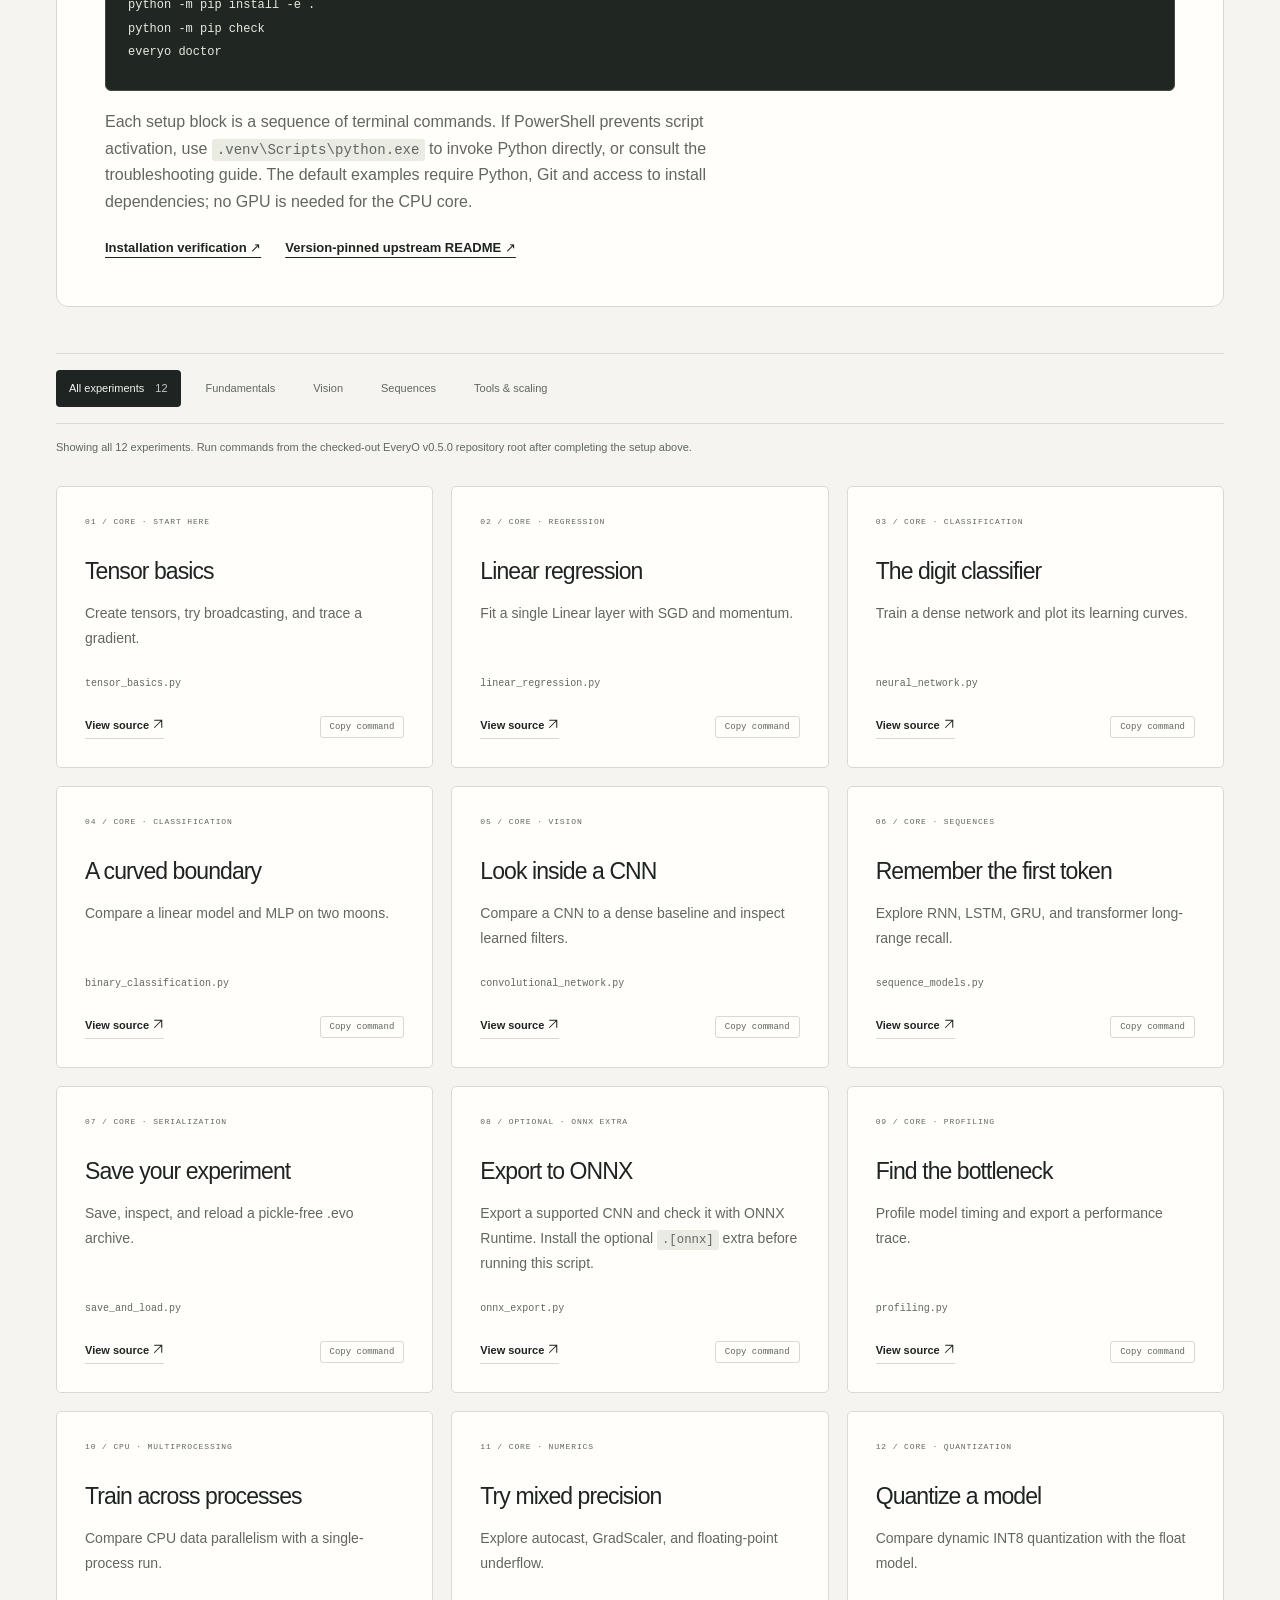
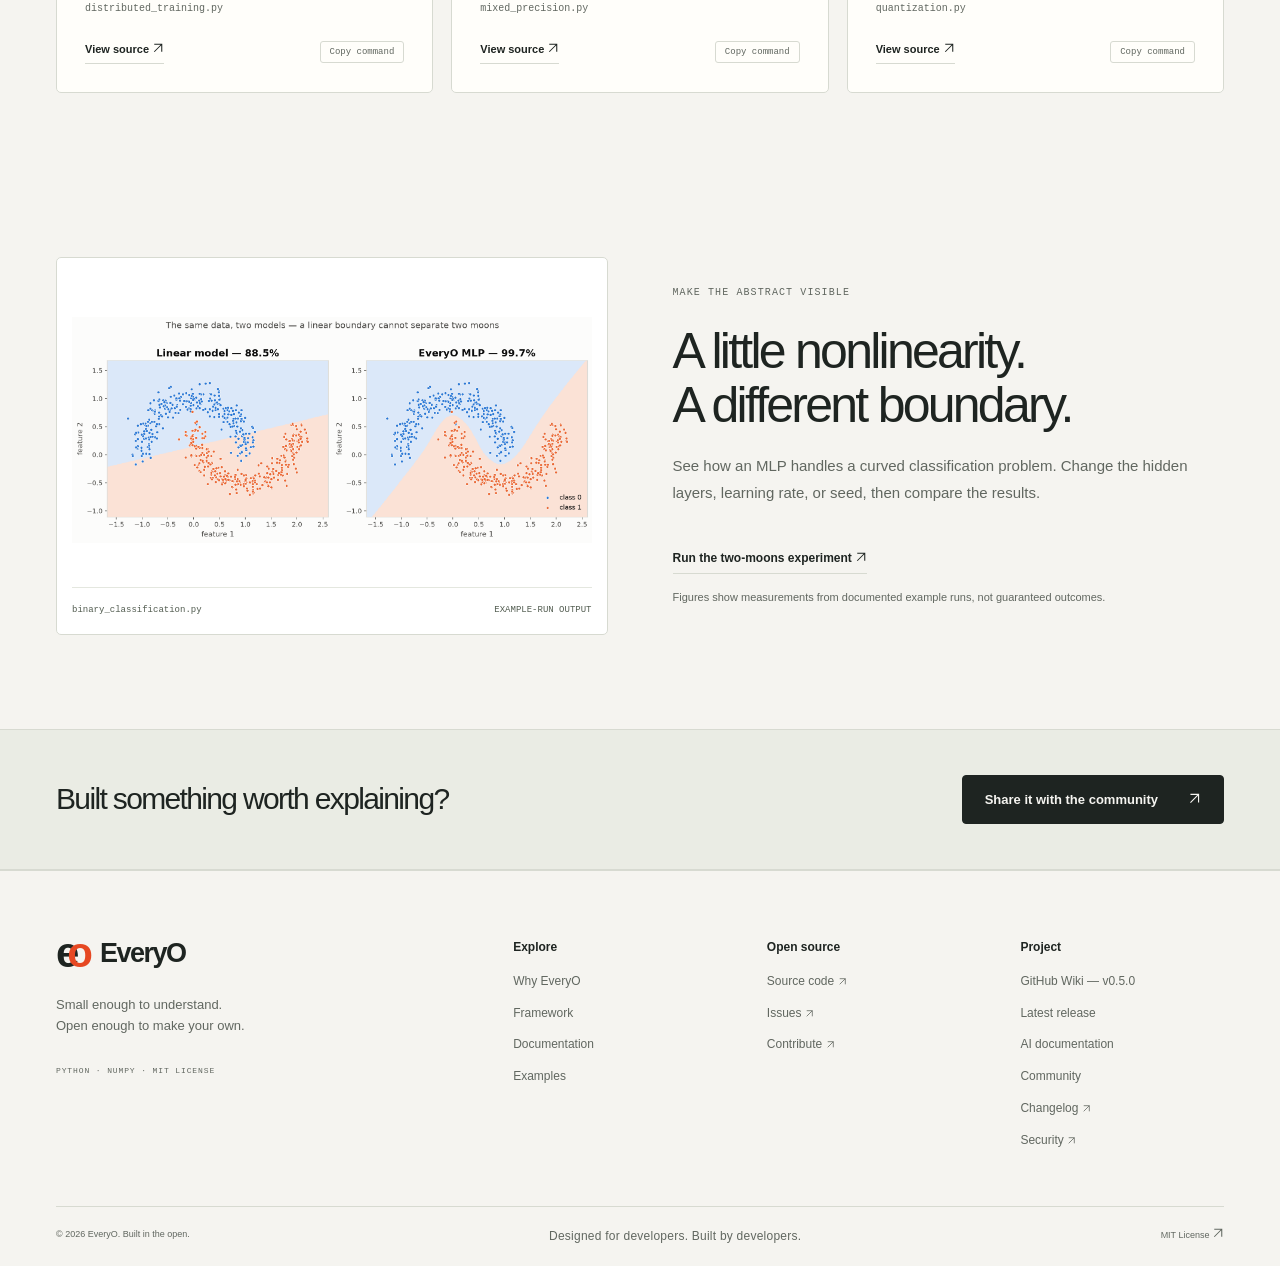
<file: examples.html>
<!doctype html>
<html lang="en" data-theme="light">
  <head>
    <meta charset="utf-8" />
    <meta name="viewport" content="width=device-width,initial-scale=1" />
    <title>EveryO Examples — Python Neural Network Experiments</title>
    <meta
      name="description"
      content="Run EveryO Python examples for tensors, classifiers, CNNs, recurrence, and attention. Explore seeded local datasets, copy commands, and inspect the source."
    />
    <meta
      name="robots"
      content="index,follow,max-image-preview:large,max-snippet:-1,max-video-preview:-1"
    />
    <meta name="theme-color" content="#f5f4f0" />
    <link
      rel="canonical"
      href="https://krishanth7.github.io/everyo-site/examples.html"
    />
    <meta property="og:type" content="website" />
    <meta
      property="og:title"
      content="EveryO Examples — Python Neural Network Experiments"
    />
    <meta
      property="og:description"
      content="Run EveryO Python examples for tensors, classifiers, CNNs, recurrence, and attention. Explore seeded local datasets, copy commands, and inspect the source."
    />
    <meta
      property="og:url"
      content="https://krishanth7.github.io/everyo-site/examples.html"
    />
    <meta
      property="og:image"
      content="https://krishanth7.github.io/everyo-site/assets/img/social-card.png"
    />
    <meta property="og:image:width" content="1200" />
    <meta property="og:image:height" content="630" />
    <meta
      property="og:image:alt"
      content="EveryO — Understand the intelligence you build."
    />
    <meta name="twitter:card" content="summary_large_image" />
    <meta
      name="twitter:title"
      content="EveryO Examples — Python Neural Network Experiments"
    />
    <meta
      name="twitter:description"
      content="Run EveryO Python examples for tensors, classifiers, CNNs, recurrence, and attention. Explore seeded local datasets, copy commands, and inspect the source."
    />
    <meta
      name="twitter:image"
      content="https://krishanth7.github.io/everyo-site/assets/img/social-card.png"
    />
    <link rel="icon" type="image/svg+xml" href="assets/img/favicon.svg" />
    <script>
      try {
        var t = localStorage.getItem("everyo-theme");
        document.documentElement.dataset.theme =
          t === "dark" || t === "light"
            ? t
            : matchMedia("(prefers-color-scheme: dark)").matches
              ? "dark"
              : "light";
      } catch (_) {}
    </script>
    <link rel="stylesheet" href="assets/css/developer-site.css" />
    <meta name="author" content="EveryO contributors" />
    <meta
      name="keywords"
      content="EveryO examples, Python neural networks, CNN example, transformer experiment, classification, regression"
    />
    <meta
      name="googlebot"
      content="index,follow,max-image-preview:large,max-snippet:-1"
    />
    <meta property="og:site_name" content="EveryO" />
    <meta property="og:locale" content="en_US" />
    <meta property="og:image:type" content="image/png" />
    <meta
      name="twitter:image:alt"
      content="EveryO — Understand the intelligence you build."
    />
    <link
      rel="alternate"
      type="text/plain"
      title="EveryO LLM index"
      href="llms.txt"
    />
    <link
      rel="alternate"
      type="text/plain"
      title="EveryO expanded AI reference"
      href="llms-full.txt"
    />
    <link rel="stylesheet" href="assets/css/site-experience.css" />
    <link
      rel="sitemap"
      type="application/xml"
      title="EveryO sitemap"
      href="sitemap.xml"
    />
    <link
      rel="alternate"
      type="text/plain"
      title="EveryO AI discovery summary"
      href="ai.txt"
    />
    <script type="application/ld+json">
      {
        "@context": "https://schema.org",
        "@graph": [
          {
            "@type": "WebSite",
            "@id": "https://krishanth7.github.io/everyo-site/#website",
            "url": "https://krishanth7.github.io/everyo-site/",
            "name": "EveryO",
            "inLanguage": "en",
            "description": "Learn and inspect neural computing with a readable Python framework built on NumPy."
          },
          {
            "@type": "SoftwareSourceCode",
            "@id": "https://krishanth7.github.io/everyo-site/#source",
            "name": "EveryO",
            "url": "https://github.com/krishanth7/EveryO",
            "codeRepository": "https://github.com/krishanth7/EveryO",
            "programmingLanguage": "Python",
            "runtimePlatform": "Python 3.9–3.12 with NumPy and Matplotlib",
            "version": "0.5.0",
            "license": "https://opensource.org/license/mit",
            "description": "A neural computing framework built from scratch on NumPy for learning, teaching, and small-scale experiments.",
            "isAccessibleForFree": true,
            "targetProduct": {
              "@id": "https://krishanth7.github.io/everyo-site/#software"
            }
          },
          {
            "@type": "SoftwareApplication",
            "@id": "https://krishanth7.github.io/everyo-site/#software",
            "name": "EveryO",
            "url": "https://krishanth7.github.io/everyo-site/",
            "applicationCategory": "DeveloperApplication",
            "operatingSystem": "Linux, macOS, Windows",
            "softwareVersion": "0.5.0",
            "softwareRequirements": "Python 3.9–3.12, NumPy, Matplotlib",
            "license": "https://opensource.org/license/mit",
            "isAccessibleForFree": true,
            "description": "A neural computing framework built from scratch on NumPy for learning, teaching, and small-scale experiments."
          },
          {
            "@type": "WebPage",
            "@id": "https://krishanth7.github.io/everyo-site/examples.html#page",
            "url": "https://krishanth7.github.io/everyo-site/examples.html",
            "name": "EveryO Examples — Python Neural Network Experiments",
            "description": "Run EveryO Python examples for tensors, classifiers, CNNs, recurrence, and attention. Explore seeded local datasets, copy commands, and inspect the source.",
            "inLanguage": "en",
            "isPartOf": {
              "@id": "https://krishanth7.github.io/everyo-site/#website"
            },
            "about": {
              "@id": "https://krishanth7.github.io/everyo-site/#source"
            },
            "breadcrumb": {
              "@id": "https://krishanth7.github.io/everyo-site/examples.html#breadcrumbs"
            },
            "keywords": "EveryO examples, Python neural networks, CNN example, transformer experiment, classification, regression"
          },
          {
            "@type": "BreadcrumbList",
            "@id": "https://krishanth7.github.io/everyo-site/examples.html#breadcrumbs",
            "itemListElement": [
              {
                "@type": "ListItem",
                "position": 1,
                "name": "EveryO",
                "item": "https://krishanth7.github.io/everyo-site/"
              },
              {
                "@type": "ListItem",
                "position": 2,
                "name": "Examples",
                "item": "https://krishanth7.github.io/everyo-site/examples.html"
              }
            ]
          }
        ]
      }
    </script>
    <link rel="stylesheet" href="assets/css/corporate-refinement.css" />
  </head>
  <body data-page="examples">
    <a class="skip" href="#main">Skip to content</a>
    <div class="announcement">
      <a href="https://github.com/krishanth7/EveryO/releases"
        >Open source. Open to your next idea.
        <span
          >Explore EveryO v0.5.0
          <svg
            class="arrow"
            viewBox="0 0 16 16"
            fill="none"
            stroke="currentColor"
            stroke-width="1.4"
            aria-hidden="true"
          >
            <path d="M3 13 13 3M3 3h10v10" /></svg></span
      ></a>
    </div>
    <header class="site-header">
      <div class="container header-inner">
        <a class="brand" href="index.html" aria-label="EveryO home"
          ><span class="brand-mark" aria-hidden="true">e<span>o</span></span
          ><span>EveryO</span></a
        >
        <nav id="nav-links" aria-label="Primary">
          <a data-page="overview" href="index.html">Overview</a
          ><a data-page="why" href="why-everyo.html">Why EveryO</a
          ><a data-page="features" href="features.html">Framework</a
          ><a data-page="documentation" href="documentation.html"
            >Documentation</a
          ><a data-page="examples" href="examples.html" aria-current="page"
            >Examples</a
          ><a data-page="community" href="community.html">Community</a>
        </nav>
        <div class="header-actions">
          <button
            id="theme-toggle"
            class="icon-button"
            aria-label="Switch colour theme"
            aria-pressed="false"
            type="button"
          >
            ◐</button
          ><a class="github-link" href="https://github.com/krishanth7/EveryO"
            >GitHub
            <span aria-hidden="true"
              ><svg
                class="arrow"
                viewBox="0 0 16 16"
                fill="none"
                stroke="currentColor"
                stroke-width="1.4"
                aria-hidden="true"
              >
                <path d="M3 13 13 3M3 3h10v10" /></svg></span></a
          ><button
            id="nav-toggle"
            class="icon-button menu-toggle"
            type="button"
            aria-expanded="false"
            aria-controls="nav-links"
            aria-label="Open menu"
          >
            ☰
          </button>
        </div>
      </div>
      <div class="page-progress" aria-hidden="true">
        <span id="page-progress-fill"></span>
      </div>
    </header>
    <main id="main">
      <section class="page-hero container" id="top">
        <p class="eyebrow">THE EXPERIMENT LAB / LEARN BY CHANGING THINGS</p>
        <h1>
          Less scrolling.<br />More <span class="accent-word">“what if?”</span>
        </h1>
        <p>
          Real scripts. Locally generated data. A starting point for your next
          experiment with neural computing.
        </p>
        <div class="actions">
          <a class="button" href="documentation.html#install"
            >Install EveryO first
            <span aria-hidden="true"
              ><svg
                class="arrow"
                viewBox="0 0 16 16"
                fill="none"
                stroke="currentColor"
                stroke-width="1.4"
                aria-hidden="true"
              >
                <path d="M3 13 13 3M3 3h10v10" /></svg></span></a
          ><a
            class="button secondary"
            href="https://github.com/krishanth7/EveryO/blob/v0.5.0/examples/README.md"
            >All upstream examples
            <span aria-hidden="true"
              ><svg
                class="arrow"
                viewBox="0 0 16 16"
                fill="none"
                stroke="currentColor"
                stroke-width="1.4"
                aria-hidden="true"
              >
                <path d="M3 13 13 3M3 3h10v10" /></svg></span
          ></a>
        </div>
      </section>
      <section class="container example-setup" id="run-examples" aria-labelledby="run-examples-title">
        <div class="section-heading">
          <p class="eyebrow">RUN LOCALLY / VERSIONED COMMANDS</p>
          <h2 id="run-examples-title">Set up once. Run real scripts.</h2>
          <p>The example links open the Python source on GitHub. The copy buttons copy terminal commands; this website does not execute Python in your browser. First clone EveryO and install the v0.5.0 release below. Run each example from the repository root.</p>
        </div>
        <div class="guide-panel">
          <h3>macOS / Linux · first-time setup</h3>
          <div class="codebox">
            <div class="codebar"><span>Terminal · bash or zsh</span><button class="copy-button" type="button">Copy setup</button></div>
            <pre><code>git clone https://github.com/krishanth7/EveryO.git
cd EveryO
git checkout v0.5.0
python3 -m venv .venv
source .venv/bin/activate
python -m pip install -e .
python -m pip check
everyo doctor</code></pre>
            <span class="copy-status" role="status"></span>
          </div>
          <h3>Windows · first-time setup</h3>
          <div class="codebox">
            <div class="codebar"><span>Terminal · Windows PowerShell</span><button class="copy-button" type="button">Copy setup</button></div>
            <pre><code>git clone https://github.com/krishanth7/EveryO.git
cd EveryO
git checkout v0.5.0
py -3 -m venv .venv
.venv\Scripts\Activate.ps1
python -m pip install -e .
python -m pip check
everyo doctor</code></pre>
            <span class="copy-status" role="status"></span>
          </div>
          <p>Each setup block is a sequence of terminal commands. If PowerShell prevents script activation, use <code>.venv\Scripts\python.exe</code> to invoke Python directly, or consult the <a href="docs-troubleshooting.html">troubleshooting guide</a>. The default examples require Python, Git and access to install dependencies; no GPU is needed for the CPU core.</p>
          <div class="guide-actions"><a href="documentation.html#installation-verification">Installation verification ↗</a><a href="https://github.com/krishanth7/EveryO/blob/v0.5.0/examples/README.md">Version-pinned upstream README ↗</a></div>
        </div>
      </section>
      <section class="container experiments-section">
        <div class="filter-bar" role="group" aria-label="Filter experiments">
          <button data-filter="all" aria-pressed="true">
            All experiments <span>12</span></button
          ><button data-filter="fundamentals" aria-pressed="false">
            Fundamentals</button
          ><button data-filter="vision" aria-pressed="false">Vision</button
          ><button data-filter="sequences" aria-pressed="false">
            Sequences</button
          ><button data-filter="tools" aria-pressed="false">
            Tools &amp; scaling
          </button>
        </div>
        <p class="caption" id="filter-status" role="status">
          Showing all 12 experiments. Run commands from the checked-out EveryO
          v0.5.0 repository root after completing the setup above.
        </p>
        <div class="grid three experiment-grid">
          <article class="card experiment" data-category="fundamentals">
            <span class="card-index">01 / CORE · START HERE</span>
            <h2>Tensor basics</h2>
            <p>Create tensors, try broadcasting, and trace a gradient.</p>
            <code class="file-name">tensor_basics.py</code>
            <div class="experiment-actions">
              <a
                class="text-link"
                href="https://github.com/krishanth7/EveryO/blob/v0.5.0/examples/tensor_basics.py"
                >View source
                <svg
                  class="arrow"
                  viewBox="0 0 16 16"
                  fill="none"
                  stroke="currentColor"
                  stroke-width="1.4"
                  aria-hidden="true"
                >
                  <path d="M3 13 13 3M3 3h10v10" /></svg></a
              ><button
                type="button"
                class="copy-command"
                data-command="python examples/tensor_basics.py"
              >
                Copy command
              </button>
            </div>
            <span class="copy-status" role="status"></span>
          </article>
          <article class="card experiment" data-category="fundamentals">
            <span class="card-index">02 / CORE · REGRESSION</span>
            <h2>Linear regression</h2>
            <p>Fit a single Linear layer with SGD and momentum.</p>
            <code class="file-name">linear_regression.py</code>
            <div class="experiment-actions">
              <a
                class="text-link"
                href="https://github.com/krishanth7/EveryO/blob/v0.5.0/examples/linear_regression.py"
                >View source
                <svg
                  class="arrow"
                  viewBox="0 0 16 16"
                  fill="none"
                  stroke="currentColor"
                  stroke-width="1.4"
                  aria-hidden="true"
                >
                  <path d="M3 13 13 3M3 3h10v10" /></svg></a
              ><button
                type="button"
                class="copy-command"
                data-command="python examples/linear_regression.py"
              >
                Copy command
              </button>
            </div>
            <span class="copy-status" role="status"></span>
          </article>
          <article class="card experiment" data-category="vision" id="digits">
            <span class="card-index">03 / CORE · CLASSIFICATION</span>
            <h2>The digit classifier</h2>
            <p>Train a dense network and plot its learning curves.</p>
            <code class="file-name">neural_network.py</code>
            <div class="experiment-actions">
              <a
                class="text-link"
                href="https://github.com/krishanth7/EveryO/blob/v0.5.0/examples/neural_network.py"
                >View source
                <svg
                  class="arrow"
                  viewBox="0 0 16 16"
                  fill="none"
                  stroke="currentColor"
                  stroke-width="1.4"
                  aria-hidden="true"
                >
                  <path d="M3 13 13 3M3 3h10v10" /></svg></a
              ><button
                type="button"
                class="copy-command"
                data-command="python examples/neural_network.py"
              >
                Copy command
              </button>
            </div>
            <span class="copy-status" role="status"></span>
          </article>
          <article class="card experiment" data-category="fundamentals">
            <span class="card-index">04 / CORE · CLASSIFICATION</span>
            <h2>A curved boundary</h2>
            <p>Compare a linear model and MLP on two moons.</p>
            <code class="file-name">binary_classification.py</code>
            <div class="experiment-actions">
              <a
                class="text-link"
                href="https://github.com/krishanth7/EveryO/blob/v0.5.0/examples/binary_classification.py"
                >View source
                <svg
                  class="arrow"
                  viewBox="0 0 16 16"
                  fill="none"
                  stroke="currentColor"
                  stroke-width="1.4"
                  aria-hidden="true"
                >
                  <path d="M3 13 13 3M3 3h10v10" /></svg></a
              ><button
                type="button"
                class="copy-command"
                data-command="python examples/binary_classification.py"
              >
                Copy command
              </button>
            </div>
            <span class="copy-status" role="status"></span>
          </article>
          <article class="card experiment" data-category="vision">
            <span class="card-index">05 / CORE · VISION</span>
            <h2>Look inside a CNN</h2>
            <p>
              Compare a CNN to a dense baseline and inspect learned filters.
            </p>
            <code class="file-name">convolutional_network.py</code>
            <div class="experiment-actions">
              <a
                class="text-link"
                href="https://github.com/krishanth7/EveryO/blob/v0.5.0/examples/convolutional_network.py"
                >View source
                <svg
                  class="arrow"
                  viewBox="0 0 16 16"
                  fill="none"
                  stroke="currentColor"
                  stroke-width="1.4"
                  aria-hidden="true"
                >
                  <path d="M3 13 13 3M3 3h10v10" /></svg></a
              ><button
                type="button"
                class="copy-command"
                data-command="python examples/convolutional_network.py"
              >
                Copy command
              </button>
            </div>
            <span class="copy-status" role="status"></span>
          </article>
          <article class="card experiment" data-category="sequences">
            <span class="card-index">06 / CORE · SEQUENCES</span>
            <h2>Remember the first token</h2>
            <p>Explore RNN, LSTM, GRU, and transformer long-range recall.</p>
            <code class="file-name">sequence_models.py</code>
            <div class="experiment-actions">
              <a
                class="text-link"
                href="https://github.com/krishanth7/EveryO/blob/v0.5.0/examples/sequence_models.py"
                >View source
                <svg
                  class="arrow"
                  viewBox="0 0 16 16"
                  fill="none"
                  stroke="currentColor"
                  stroke-width="1.4"
                  aria-hidden="true"
                >
                  <path d="M3 13 13 3M3 3h10v10" /></svg></a
              ><button
                type="button"
                class="copy-command"
                data-command="python examples/sequence_models.py"
              >
                Copy command
              </button>
            </div>
            <span class="copy-status" role="status"></span>
          </article>
          <article class="card experiment" data-category="tools">
            <span class="card-index">07 / CORE · SERIALIZATION</span>
            <h2>Save your experiment</h2>
            <p>Save, inspect, and reload a pickle-free .evo archive.</p>
            <code class="file-name">save_and_load.py</code>
            <div class="experiment-actions">
              <a
                class="text-link"
                href="https://github.com/krishanth7/EveryO/blob/v0.5.0/examples/save_and_load.py"
                >View source
                <svg
                  class="arrow"
                  viewBox="0 0 16 16"
                  fill="none"
                  stroke="currentColor"
                  stroke-width="1.4"
                  aria-hidden="true"
                >
                  <path d="M3 13 13 3M3 3h10v10" /></svg></a
              ><button
                type="button"
                class="copy-command"
                data-command="python examples/save_and_load.py"
              >
                Copy command
              </button>
            </div>
            <span class="copy-status" role="status"></span>
          </article>
          <article class="card experiment" data-category="tools">
            <span class="card-index">08 / OPTIONAL · ONNX EXTRA</span>
            <h2>Export to ONNX</h2>
            <p>Export a supported CNN and check it with ONNX Runtime. Install the optional <code>.[onnx]</code> extra before running this script.</p>
            <code class="file-name">onnx_export.py</code>
            <div class="experiment-actions">
              <a
                class="text-link"
                href="https://github.com/krishanth7/EveryO/blob/v0.5.0/examples/onnx_export.py"
                >View source
                <svg
                  class="arrow"
                  viewBox="0 0 16 16"
                  fill="none"
                  stroke="currentColor"
                  stroke-width="1.4"
                  aria-hidden="true"
                >
                  <path d="M3 13 13 3M3 3h10v10" /></svg></a
              ><button
                type="button"
                class="copy-command"
                data-command="python examples/onnx_export.py"
              >
                Copy command
              </button>
            </div>
            <span class="copy-status" role="status"></span>
          </article>
          <article class="card experiment" data-category="tools">
            <span class="card-index">09 / CORE · PROFILING</span>
            <h2>Find the bottleneck</h2>
            <p>Profile model timing and export a performance trace.</p>
            <code class="file-name">profiling.py</code>
            <div class="experiment-actions">
              <a
                class="text-link"
                href="https://github.com/krishanth7/EveryO/blob/v0.5.0/examples/profiling.py"
                >View source
                <svg
                  class="arrow"
                  viewBox="0 0 16 16"
                  fill="none"
                  stroke="currentColor"
                  stroke-width="1.4"
                  aria-hidden="true"
                >
                  <path d="M3 13 13 3M3 3h10v10" /></svg></a
              ><button
                type="button"
                class="copy-command"
                data-command="python examples/profiling.py"
              >
                Copy command
              </button>
            </div>
            <span class="copy-status" role="status"></span>
          </article>
          <article class="card experiment" data-category="tools">
            <span class="card-index">10 / CPU · MULTIPROCESSING</span>
            <h2>Train across processes</h2>
            <p>Compare CPU data parallelism with a single-process run.</p>
            <code class="file-name">distributed_training.py</code>
            <div class="experiment-actions">
              <a
                class="text-link"
                href="https://github.com/krishanth7/EveryO/blob/v0.5.0/examples/distributed_training.py"
                >View source
                <svg
                  class="arrow"
                  viewBox="0 0 16 16"
                  fill="none"
                  stroke="currentColor"
                  stroke-width="1.4"
                  aria-hidden="true"
                >
                  <path d="M3 13 13 3M3 3h10v10" /></svg></a
              ><button
                type="button"
                class="copy-command"
                data-command="python examples/distributed_training.py"
              >
                Copy command
              </button>
            </div>
            <span class="copy-status" role="status"></span>
          </article>
          <article class="card experiment" data-category="tools">
            <span class="card-index">11 / CORE · NUMERICS</span>
            <h2>Try mixed precision</h2>
            <p>Explore autocast, GradScaler, and floating-point underflow.</p>
            <code class="file-name">mixed_precision.py</code>
            <div class="experiment-actions">
              <a
                class="text-link"
                href="https://github.com/krishanth7/EveryO/blob/v0.5.0/examples/mixed_precision.py"
                >View source
                <svg
                  class="arrow"
                  viewBox="0 0 16 16"
                  fill="none"
                  stroke="currentColor"
                  stroke-width="1.4"
                  aria-hidden="true"
                >
                  <path d="M3 13 13 3M3 3h10v10" /></svg></a
              ><button
                type="button"
                class="copy-command"
                data-command="python examples/mixed_precision.py"
              >
                Copy command
              </button>
            </div>
            <span class="copy-status" role="status"></span>
          </article>
          <article class="card experiment" data-category="tools">
            <span class="card-index">12 / CORE · QUANTIZATION</span>
            <h2>Quantize a model</h2>
            <p>Compare dynamic INT8 quantization with the float model.</p>
            <code class="file-name">quantization.py</code>
            <div class="experiment-actions">
              <a
                class="text-link"
                href="https://github.com/krishanth7/EveryO/blob/v0.5.0/examples/quantization.py"
                >View source
                <svg
                  class="arrow"
                  viewBox="0 0 16 16"
                  fill="none"
                  stroke="currentColor"
                  stroke-width="1.4"
                  aria-hidden="true"
                >
                  <path d="M3 13 13 3M3 3h10v10" /></svg></a
              ><button
                type="button"
                class="copy-command"
                data-command="python examples/quantization.py"
              >
                Copy command
              </button>
            </div>
            <span class="copy-status" role="status"></span>
          </article>
        </div>
      </section>
      <section class="section container split">
        <figure class="result-figure">
          <img
            src="assets/img/decision-boundary.png"
            alt="Decision boundaries comparing a linear model with an EveryO MLP on two-moons data"
            loading="lazy"
            width="1200"
            height="480"
          />
          <figcaption>
            binary_classification.py <span>EXAMPLE-RUN OUTPUT</span>
          </figcaption>
        </figure>
        <div>
          <div class="section-heading">
            <p class="eyebrow">MAKE THE ABSTRACT VISIBLE</p>
            <h2>A little nonlinearity.<br />A different boundary.</h2>
            <p>
              See how an MLP handles a curved classification problem. Change the
              hidden layers, learning rate, or seed, then compare the results.
            </p>
          </div>
          <a
            class="text-link"
            href="https://github.com/krishanth7/EveryO/blob/v0.5.0/examples/binary_classification.py"
            >Run the two-moons experiment
            <svg
              class="arrow"
              viewBox="0 0 16 16"
              fill="none"
              stroke="currentColor"
              stroke-width="1.4"
              aria-hidden="true"
            >
              <path d="M3 13 13 3M3 3h10v10" /></svg
          ></a>
          <p class="caption">
            Figures show measurements from documented example runs, not
            guaranteed outcomes.
          </p>
        </div>
      </section>
      <section class="compact-cta">
        <div class="container">
          <h2>Built something worth explaining?</h2>
          <a class="button" href="community.html#share"
            >Share it with the community
            <span aria-hidden="true"
              ><svg
                class="arrow"
                viewBox="0 0 16 16"
                fill="none"
                stroke="currentColor"
                stroke-width="1.4"
                aria-hidden="true"
              >
                <path d="M3 13 13 3M3 3h10v10" /></svg></span
          ></a>
        </div>
      </section>
    </main>
    <footer>
      <div class="container">
        <div class="footer-top">
          <div>
            <a class="brand" href="index.html"
              ><span class="brand-mark" aria-hidden="true">e<span>o</span></span
              ><span>EveryO</span></a
            >
            <p>
              Small enough to understand.<br />Open enough to make your own.
            </p>
            <span class="mono">PYTHON · NUMPY · MIT LICENSE</span>
          </div>
          <nav aria-label="Explore">
            <h2>Explore</h2>
            <a href="why-everyo.html">Why EveryO</a>
            <a href="features.html">Framework</a
            ><a href="documentation.html">Documentation</a
            ><a href="examples.html">Examples</a>
          </nav>
          <nav aria-label="Open source">
            <h2>Open source</h2>
            <a href="https://github.com/krishanth7/EveryO"
              >Source code
              <svg
                class="arrow"
                viewBox="0 0 16 16"
                fill="none"
                stroke="currentColor"
                stroke-width="1.4"
                aria-hidden="true"
              >
                <path d="M3 13 13 3M3 3h10v10" /></svg></a
            ><a href="https://github.com/krishanth7/EveryO/issues"
              >Issues
              <svg
                class="arrow"
                viewBox="0 0 16 16"
                fill="none"
                stroke="currentColor"
                stroke-width="1.4"
                aria-hidden="true"
              >
                <path d="M3 13 13 3M3 3h10v10" /></svg></a
            ><a
              href="https://github.com/krishanth7/EveryO/blob/main/CONTRIBUTING.md"
              >Contribute
              <svg
                class="arrow"
                viewBox="0 0 16 16"
                fill="none"
                stroke="currentColor"
                stroke-width="1.4"
                aria-hidden="true"
              >
                <path d="M3 13 13 3M3 3h10v10" /></svg
            ></a>
          </nav>
          <nav aria-label="Project">
            <h2>Project</h2>
            <a href="https://github.com/krishanth7/EveryO/wiki">GitHub Wiki — v0.5.0</a>
            <a href="https://github.com/krishanth7/EveryO/releases/tag/v0.5.0">Latest release</a>
            <a href="llms.txt">AI documentation</a>
            <a href="community.html">Community</a
            ><a
              href="https://github.com/krishanth7/EveryO/blob/main/CHANGELOG.md"
              >Changelog
              <svg
                class="arrow"
                viewBox="0 0 16 16"
                fill="none"
                stroke="currentColor"
                stroke-width="1.4"
                aria-hidden="true"
              >
                <path d="M3 13 13 3M3 3h10v10" /></svg></a
            ><a
              href="https://github.com/krishanth7/EveryO/blob/main/SECURITY.md"
              >Security
              <svg
                class="arrow"
                viewBox="0 0 16 16"
                fill="none"
                stroke="currentColor"
                stroke-width="1.4"
                aria-hidden="true"
              >
                <path d="M3 13 13 3M3 3h10v10" /></svg
            ></a>
          </nav>
        </div>
        <div class="footer-bottom">
          <span>© 2026 EveryO. Built in the open.</span
          ><span class="footer-motto">Designed for developers. Built by developers.</span
          ><a href="https://github.com/krishanth7/EveryO/blob/main/LICENSE"
            >MIT License
            <svg
              class="arrow"
              viewBox="0 0 16 16"
              fill="none"
              stroke="currentColor"
              stroke-width="1.4"
              aria-hidden="true"
            >
              <path d="M3 13 13 3M3 3h10v10" /></svg
          ></a>
        </div>
      </div>
    </footer>
    <script src="assets/js/developer-site.js" defer></script>
    <script src="assets/js/site-experience.js" defer></script>
  </body>
</html>
</file>
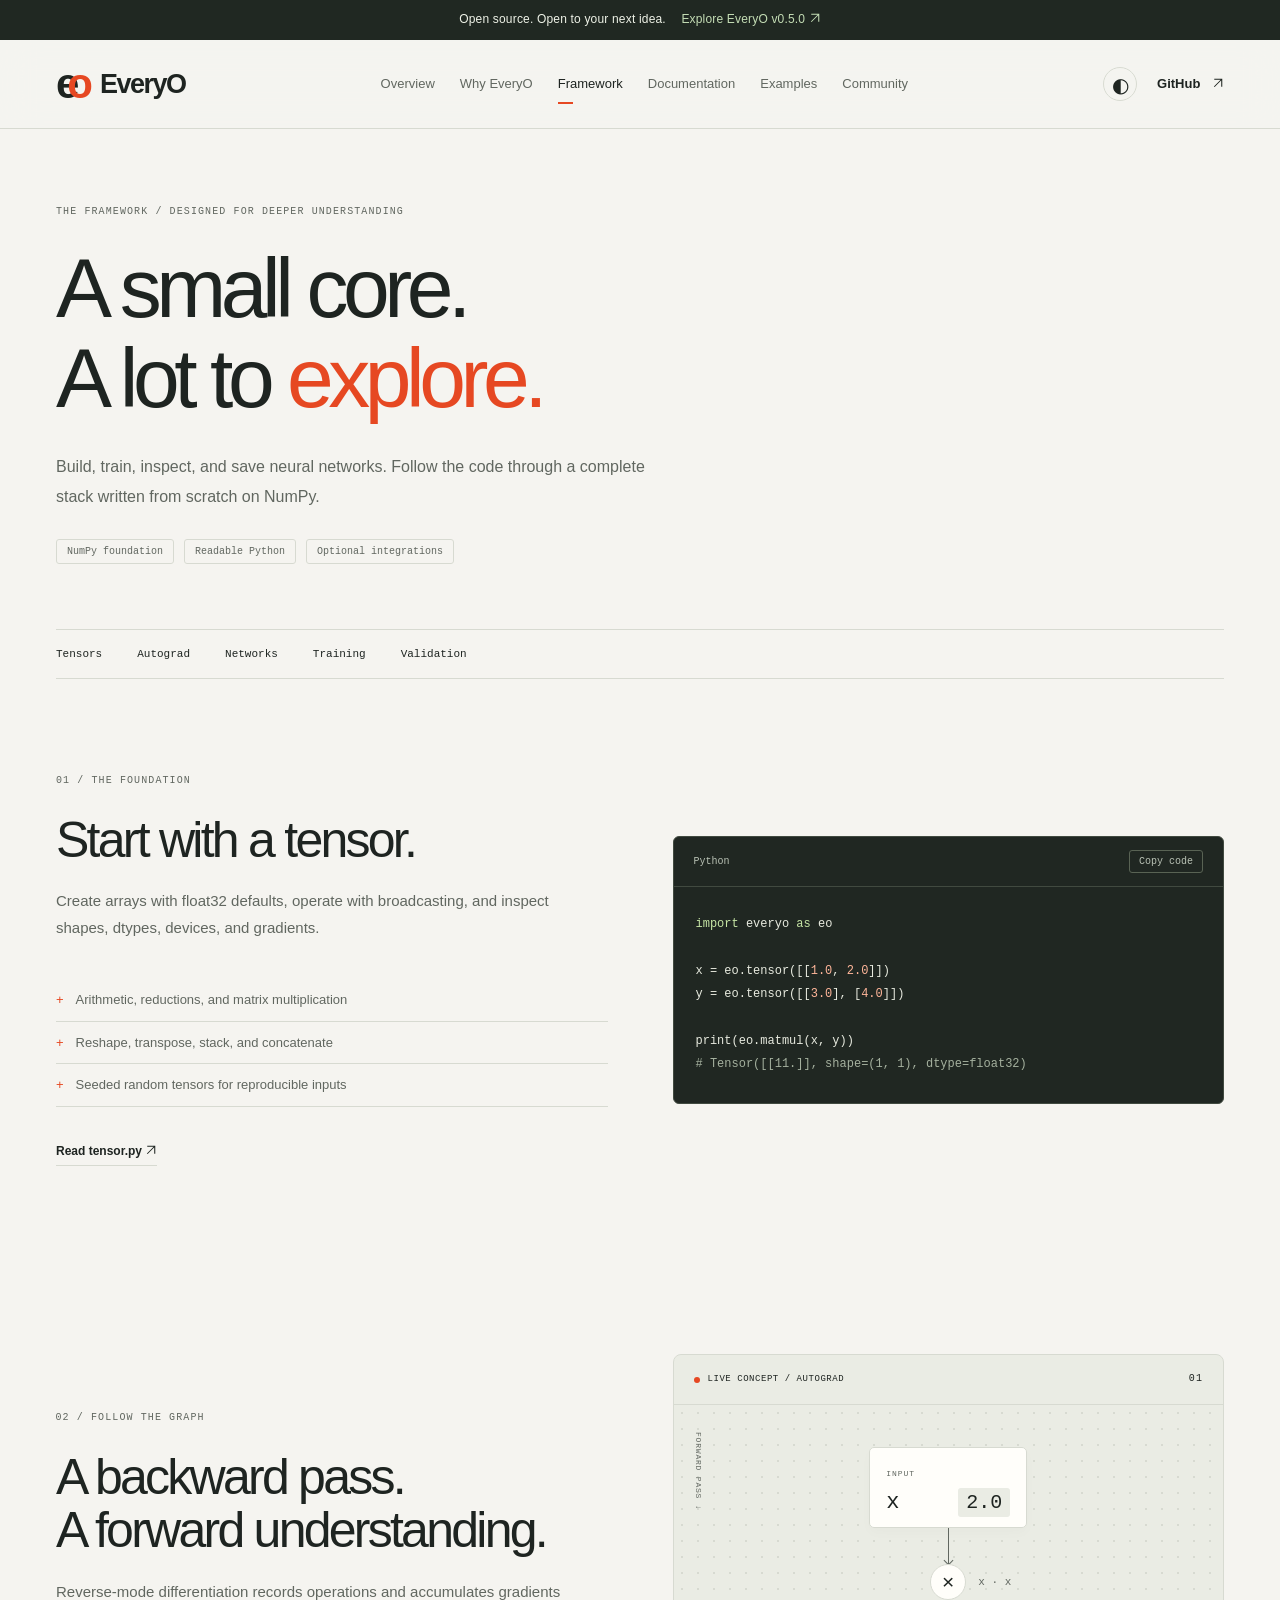
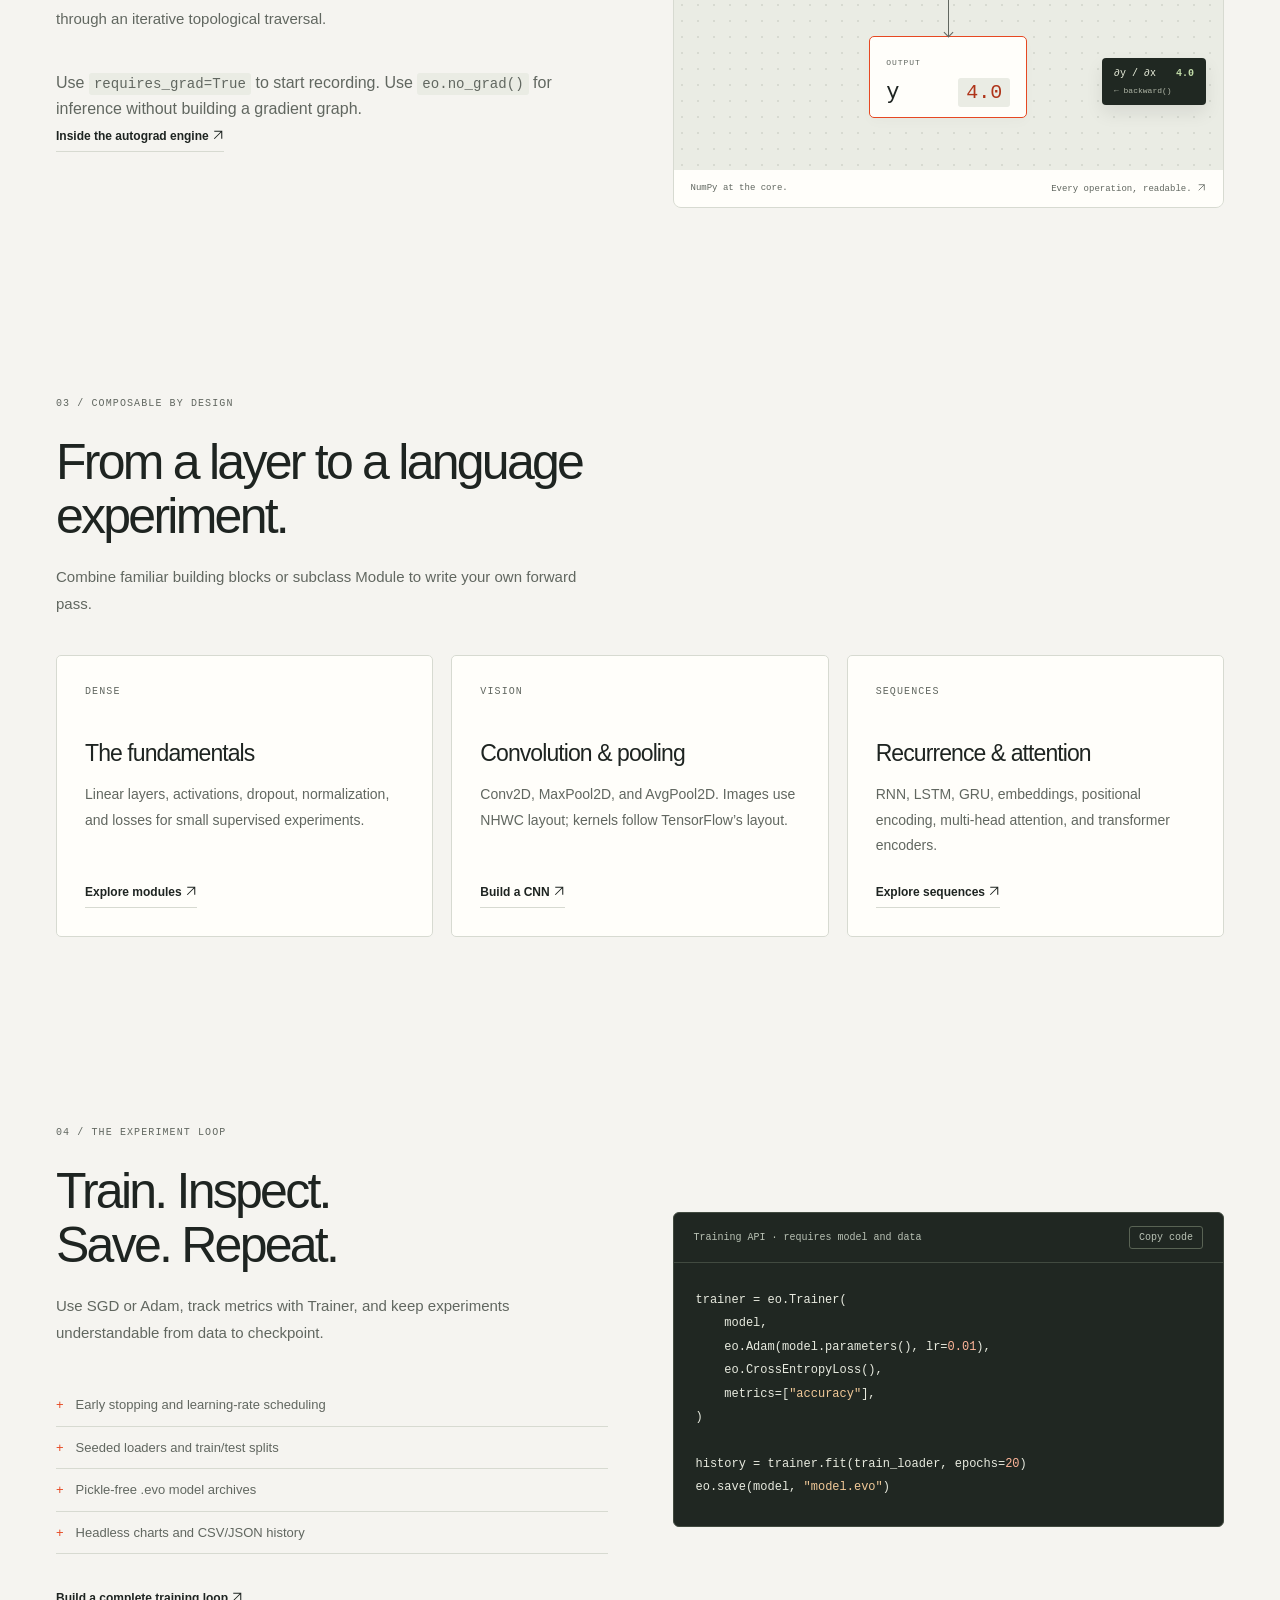
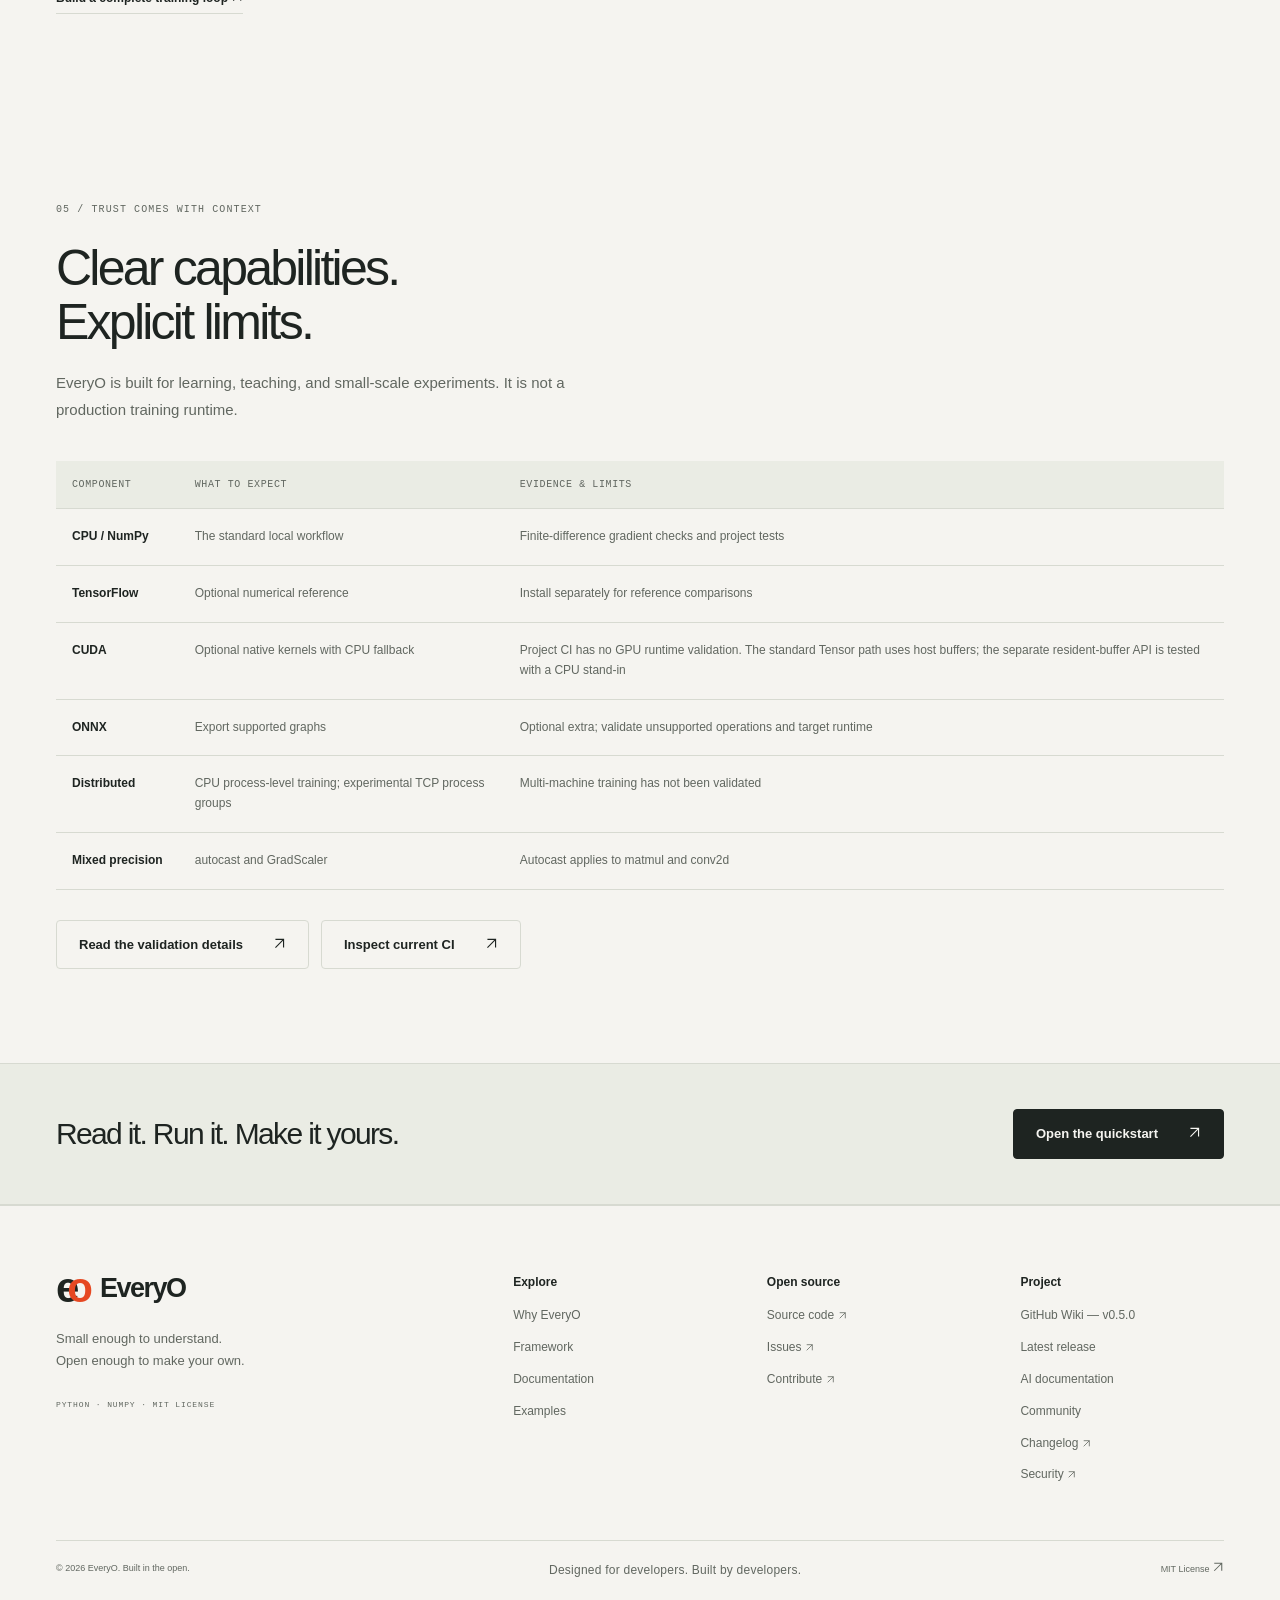
<file: features.html>
<!doctype html>
<html lang="en" data-theme="light">
  <head>
    <meta charset="utf-8" />
    <meta name="viewport" content="width=device-width,initial-scale=1" />
    <title>EveryO Features — Tensors, Autograd &amp; Neural Networks</title>
    <meta
      name="description"
      content="Explore EveryO tensors, automatic differentiation, neural-network layers, training tools, and optional integrations, with clear validation limits."
    />
    <meta
      name="robots"
      content="index,follow,max-image-preview:large,max-snippet:-1,max-video-preview:-1"
    />
    <meta name="theme-color" content="#f5f4f0" />
    <link
      rel="canonical"
      href="https://krishanth7.github.io/everyo-site/features.html"
    />
    <meta property="og:type" content="website" />
    <meta
      property="og:title"
      content="EveryO Features — Tensors, Autograd &amp; Neural Networks"
    />
    <meta
      property="og:description"
      content="Explore EveryO tensors, automatic differentiation, neural-network layers, training tools, and optional integrations, with clear validation limits."
    />
    <meta
      property="og:url"
      content="https://krishanth7.github.io/everyo-site/features.html"
    />
    <meta
      property="og:image"
      content="https://krishanth7.github.io/everyo-site/assets/img/social-card.png"
    />
    <meta property="og:image:width" content="1200" />
    <meta property="og:image:height" content="630" />
    <meta
      property="og:image:alt"
      content="EveryO — Understand the intelligence you build."
    />
    <meta name="twitter:card" content="summary_large_image" />
    <meta
      name="twitter:title"
      content="EveryO Features — Tensors, Autograd &amp; Neural Networks"
    />
    <meta
      name="twitter:description"
      content="Explore EveryO tensors, automatic differentiation, neural-network layers, training tools, and optional integrations, with clear validation limits."
    />
    <meta
      name="twitter:image"
      content="https://krishanth7.github.io/everyo-site/assets/img/social-card.png"
    />
    <link rel="icon" type="image/svg+xml" href="assets/img/favicon.svg" />
    <script>
      try {
        var t = localStorage.getItem("everyo-theme");
        document.documentElement.dataset.theme =
          t === "dark" || t === "light"
            ? t
            : matchMedia("(prefers-color-scheme: dark)").matches
              ? "dark"
              : "light";
      } catch (_) {}
    </script>
    <link rel="stylesheet" href="assets/css/developer-site.css" />
    <meta name="author" content="EveryO contributors" />
    <meta
      name="keywords"
      content="EveryO features, tensors, autograd, neural network layers, SGD, Adam, NumPy training"
    />
    <meta
      name="googlebot"
      content="index,follow,max-image-preview:large,max-snippet:-1"
    />
    <meta property="og:site_name" content="EveryO" />
    <meta property="og:locale" content="en_US" />
    <meta property="og:image:type" content="image/png" />
    <meta
      name="twitter:image:alt"
      content="EveryO — Understand the intelligence you build."
    />
    <link
      rel="alternate"
      type="text/plain"
      title="EveryO LLM index"
      href="llms.txt"
    />
    <link
      rel="alternate"
      type="text/plain"
      title="EveryO expanded AI reference"
      href="llms-full.txt"
    />
    <link rel="stylesheet" href="assets/css/site-experience.css" />
    <link
      rel="sitemap"
      type="application/xml"
      title="EveryO sitemap"
      href="sitemap.xml"
    />
    <link
      rel="alternate"
      type="text/plain"
      title="EveryO AI discovery summary"
      href="ai.txt"
    />
    <script type="application/ld+json">
      {
        "@context": "https://schema.org",
        "@graph": [
          {
            "@type": "WebSite",
            "@id": "https://krishanth7.github.io/everyo-site/#website",
            "url": "https://krishanth7.github.io/everyo-site/",
            "name": "EveryO",
            "inLanguage": "en",
            "description": "Learn and inspect neural computing with a readable Python framework built on NumPy."
          },
          {
            "@type": "SoftwareSourceCode",
            "@id": "https://krishanth7.github.io/everyo-site/#source",
            "name": "EveryO",
            "url": "https://github.com/krishanth7/EveryO",
            "codeRepository": "https://github.com/krishanth7/EveryO",
            "programmingLanguage": "Python",
            "runtimePlatform": "Python 3.9–3.12 with NumPy and Matplotlib",
            "version": "0.5.0",
            "license": "https://opensource.org/license/mit",
            "description": "A neural computing framework built from scratch on NumPy for learning, teaching, and small-scale experiments.",
            "isAccessibleForFree": true,
            "targetProduct": {
              "@id": "https://krishanth7.github.io/everyo-site/#software"
            }
          },
          {
            "@type": "SoftwareApplication",
            "@id": "https://krishanth7.github.io/everyo-site/#software",
            "name": "EveryO",
            "url": "https://krishanth7.github.io/everyo-site/",
            "applicationCategory": "DeveloperApplication",
            "operatingSystem": "Linux, macOS, Windows",
            "softwareVersion": "0.5.0",
            "softwareRequirements": "Python 3.9–3.12, NumPy, Matplotlib",
            "license": "https://opensource.org/license/mit",
            "isAccessibleForFree": true,
            "description": "A neural computing framework built from scratch on NumPy for learning, teaching, and small-scale experiments."
          },
          {
            "@type": "WebPage",
            "@id": "https://krishanth7.github.io/everyo-site/features.html#page",
            "url": "https://krishanth7.github.io/everyo-site/features.html",
            "name": "EveryO Features — Tensors, Autograd & Neural Networks",
            "description": "Explore EveryO tensors, automatic differentiation, neural-network layers, training tools, and optional integrations, with clear validation limits.",
            "inLanguage": "en",
            "isPartOf": {
              "@id": "https://krishanth7.github.io/everyo-site/#website"
            },
            "about": {
              "@id": "https://krishanth7.github.io/everyo-site/#source"
            },
            "breadcrumb": {
              "@id": "https://krishanth7.github.io/everyo-site/features.html#breadcrumbs"
            },
            "keywords": "EveryO features, tensors, autograd, neural network layers, SGD, Adam, NumPy training"
          },
          {
            "@type": "BreadcrumbList",
            "@id": "https://krishanth7.github.io/everyo-site/features.html#breadcrumbs",
            "itemListElement": [
              {
                "@type": "ListItem",
                "position": 1,
                "name": "EveryO",
                "item": "https://krishanth7.github.io/everyo-site/"
              },
              {
                "@type": "ListItem",
                "position": 2,
                "name": "Framework",
                "item": "https://krishanth7.github.io/everyo-site/features.html"
              }
            ]
          }
        ]
      }
    </script>
    <link rel="stylesheet" href="assets/css/corporate-refinement.css" />
  </head>
  <body data-page="features">
    <a class="skip" href="#main">Skip to content</a>
    <div class="announcement">
      <a href="https://github.com/krishanth7/EveryO/releases"
        >Open source. Open to your next idea.
        <span
          >Explore EveryO v0.5.0
          <svg
            class="arrow"
            viewBox="0 0 16 16"
            fill="none"
            stroke="currentColor"
            stroke-width="1.4"
            aria-hidden="true"
          >
            <path d="M3 13 13 3M3 3h10v10" /></svg></span
      ></a>
    </div>
    <header class="site-header">
      <div class="container header-inner">
        <a class="brand" href="index.html" aria-label="EveryO home"
          ><span class="brand-mark" aria-hidden="true">e<span>o</span></span
          ><span>EveryO</span></a
        >
        <nav id="nav-links" aria-label="Primary">
          <a data-page="overview" href="index.html">Overview</a
          ><a data-page="why" href="why-everyo.html">Why EveryO</a
          ><a data-page="features" href="features.html" aria-current="page"
            >Framework</a
          ><a data-page="documentation" href="documentation.html"
            >Documentation</a
          ><a data-page="examples" href="examples.html">Examples</a
          ><a data-page="community" href="community.html">Community</a>
        </nav>
        <div class="header-actions">
          <button
            id="theme-toggle"
            class="icon-button"
            aria-label="Switch colour theme"
            aria-pressed="false"
            type="button"
          >
            ◐</button
          ><a class="github-link" href="https://github.com/krishanth7/EveryO"
            >GitHub
            <span aria-hidden="true"
              ><svg
                class="arrow"
                viewBox="0 0 16 16"
                fill="none"
                stroke="currentColor"
                stroke-width="1.4"
                aria-hidden="true"
              >
                <path d="M3 13 13 3M3 3h10v10" /></svg></span></a
          ><button
            id="nav-toggle"
            class="icon-button menu-toggle"
            type="button"
            aria-expanded="false"
            aria-controls="nav-links"
            aria-label="Open menu"
          >
            ☰
          </button>
        </div>
      </div>
      <div class="page-progress" aria-hidden="true">
        <span id="page-progress-fill"></span>
      </div>
    </header>
    <main id="main">
      <section class="page-hero container" id="top">
        <p class="eyebrow">THE FRAMEWORK / DESIGNED FOR DEEPER UNDERSTANDING</p>
        <h1>
          A small core.<br />A lot to <span class="accent-word">explore.</span>
        </h1>
        <p>
          Build, train, inspect, and save neural networks. Follow the code
          through a complete stack written from scratch on NumPy.
        </p>
        <div class="tags">
          <span>NumPy foundation</span><span>Readable Python</span
          ><span>Optional integrations</span>
        </div>
      </section>
      <div class="container">
        <nav class="section-nav" aria-label="Framework sections">
          <a href="#tensors">Tensors</a><a href="#autograd">Autograd</a
          ><a href="#networks">Networks</a><a href="#training">Training</a
          ><a href="#validation">Validation</a>
        </nav>
        <section class="section split" id="tensors">
          <div>
            <div class="section-heading">
              <p class="eyebrow">01 / THE FOUNDATION</p>
              <h2>Start with a tensor.</h2>
              <p>
                Create arrays with float32 defaults, operate with broadcasting,
                and inspect shapes, dtypes, devices, and gradients.
              </p>
            </div>
            <ul class="check-list">
              <li>Arithmetic, reductions, and matrix multiplication</li>
              <li>Reshape, transpose, stack, and concatenate</li>
              <li>Seeded random tensors for reproducible inputs</li>
            </ul>
            <a
              class="text-link"
              href="https://github.com/krishanth7/EveryO/blob/main/everyo/core/tensor.py"
              >Read tensor.py
              <svg
                class="arrow"
                viewBox="0 0 16 16"
                fill="none"
                stroke="currentColor"
                stroke-width="1.4"
                aria-hidden="true"
              >
                <path d="M3 13 13 3M3 3h10v10" /></svg
            ></a>
          </div>
          <div class="codebox">
            <div class="codebar">
              <span>Python</span
              ><button class="copy-button" type="button">Copy code</button>
            </div>
            <pre><code>import everyo as eo

x = eo.tensor([[1.0, 2.0]])
y = eo.tensor([[3.0], [4.0]])

print(eo.matmul(x, y))
# Tensor([[11.]], shape=(1, 1), dtype=float32)</code></pre>
            <span class="copy-status" role="status"></span>
          </div>
        </section>
        <section class="section split" id="autograd">
          <div>
            <div class="section-heading">
              <p class="eyebrow">02 / FOLLOW THE GRAPH</p>
              <h2>A backward pass.<br />A forward understanding.</h2>
              <p>
                Reverse-mode differentiation records operations and accumulates
                gradients through an iterative topological traversal.
              </p>
            </div>
            <p>
              Use <code>requires_grad=True</code> to start recording. Use
              <code>eo.no_grad()</code> for inference without building a
              gradient graph.
            </p>
            <a
              class="text-link"
              href="https://github.com/krishanth7/EveryO/blob/main/docs/autograd.md"
              >Inside the autograd engine
              <svg
                class="arrow"
                viewBox="0 0 16 16"
                fill="none"
                stroke="currentColor"
                stroke-width="1.4"
                aria-hidden="true"
              >
                <path d="M3 13 13 3M3 3h10v10" /></svg
            ></a>
          </div>
          <div
            class="graph"
            aria-label="Computation graph: x equals 2, multiplied by itself gives y equals 4; the derivative is 4"
          >
            <div class="graph-top">
              <span class="signal"></span> LIVE CONCEPT / AUTOGRAD
              <span class="mono">01</span>
            </div>
            <div class="graph-stage">
              <span class="graph-axis">FORWARD PASS ↓</span>
              <div class="graph-node input-node">
                <small>INPUT</small><strong>x <em>2.0</em></strong>
              </div>
              <div class="graph-wire"></div>
              <div class="graph-operation">× <span>x · x</span></div>
              <div class="graph-wire"></div>
              <div class="graph-node output-node">
                <small>OUTPUT</small><strong>y <em>4.0</em></strong>
              </div>
              <div class="gradient-note">
                ∂y / ∂x <b>4.0</b><span>← backward()</span>
              </div>
            </div>
            <div class="graph-bottom">
              <span>NumPy at the core.</span
              ><span
                >Every operation, readable.
                <svg
                  class="arrow"
                  viewBox="0 0 16 16"
                  fill="none"
                  stroke="currentColor"
                  stroke-width="1.4"
                  aria-hidden="true"
                >
                  <path d="M3 13 13 3M3 3h10v10" /></svg
              ></span>
            </div>
          </div>
        </section>
        <section class="section" id="networks">
          <div class="section-heading">
            <p class="eyebrow">03 / COMPOSABLE BY DESIGN</p>
            <h2>From a layer to a language experiment.</h2>
            <p>
              Combine familiar building blocks or subclass Module to write your
              own forward pass.
            </p>
          </div>
          <div class="grid three">
            <article class="card">
              <span class="card-index">DENSE</span>
              <h3>The fundamentals</h3>
              <p>
                Linear layers, activations, dropout, normalization, and losses
                for small supervised experiments.
              </p>
              <a
                class="text-link"
                href="https://github.com/krishanth7/EveryO/blob/main/everyo/nn"
                >Explore modules
                <span aria-hidden="true"
                  ><svg
                    class="arrow"
                    viewBox="0 0 16 16"
                    fill="none"
                    stroke="currentColor"
                    stroke-width="1.4"
                    aria-hidden="true"
                  >
                    <path d="M3 13 13 3M3 3h10v10" /></svg></span
              ></a>
            </article>
            <article class="card">
              <span class="card-index">VISION</span>
              <h3>Convolution &amp; pooling</h3>
              <p>
                Conv2D, MaxPool2D, and AvgPool2D. Images use NHWC layout;
                kernels follow TensorFlow’s layout.
              </p>
              <a
                class="text-link"
                href="https://github.com/krishanth7/EveryO/blob/main/examples/convolutional_network.py"
                >Build a CNN
                <span aria-hidden="true"
                  ><svg
                    class="arrow"
                    viewBox="0 0 16 16"
                    fill="none"
                    stroke="currentColor"
                    stroke-width="1.4"
                    aria-hidden="true"
                  >
                    <path d="M3 13 13 3M3 3h10v10" /></svg></span
              ></a>
            </article>
            <article class="card">
              <span class="card-index">SEQUENCES</span>
              <h3>Recurrence &amp; attention</h3>
              <p>
                RNN, LSTM, GRU, embeddings, positional encoding, multi-head
                attention, and transformer encoders.
              </p>
              <a
                class="text-link"
                href="https://github.com/krishanth7/EveryO/blob/main/examples/sequence_models.py"
                >Explore sequences
                <span aria-hidden="true"
                  ><svg
                    class="arrow"
                    viewBox="0 0 16 16"
                    fill="none"
                    stroke="currentColor"
                    stroke-width="1.4"
                    aria-hidden="true"
                  >
                    <path d="M3 13 13 3M3 3h10v10" /></svg></span
              ></a>
            </article>
          </div>
        </section>
        <section class="section split" id="training">
          <div>
            <div class="section-heading">
              <p class="eyebrow">04 / THE EXPERIMENT LOOP</p>
              <h2>Train. Inspect.<br />Save. Repeat.</h2>
              <p>
                Use SGD or Adam, track metrics with Trainer, and keep
                experiments understandable from data to checkpoint.
              </p>
            </div>
            <ul class="check-list">
              <li>Early stopping and learning-rate scheduling</li>
              <li>Seeded loaders and train/test splits</li>
              <li>Pickle-free .evo model archives</li>
              <li>Headless charts and CSV/JSON history</li>
            </ul>
            <a class="text-link" href="documentation.html#training"
              >Build a complete training loop
              <svg
                class="arrow"
                viewBox="0 0 16 16"
                fill="none"
                stroke="currentColor"
                stroke-width="1.4"
                aria-hidden="true"
              >
                <path d="M3 13 13 3M3 3h10v10" /></svg
            ></a>
          </div>
          <div class="codebox">
            <div class="codebar">
              <span>Training API · requires model and data</span
              ><button class="copy-button" type="button">Copy code</button>
            </div>
            <pre><code>trainer = eo.Trainer(
    model,
    eo.Adam(model.parameters(), lr=0.01),
    eo.CrossEntropyLoss(),
    metrics=[&quot;accuracy&quot;],
)

history = trainer.fit(train_loader, epochs=20)
eo.save(model, &quot;model.evo&quot;)</code></pre>
            <span class="copy-status" role="status"></span>
          </div>
        </section>
        <section class="section" id="validation">
          <div class="section-heading">
            <p class="eyebrow">05 / TRUST COMES WITH CONTEXT</p>
            <h2>Clear capabilities.<br />Explicit limits.</h2>
            <p>
              EveryO is built for learning, teaching, and small-scale
              experiments. It is not a production training runtime.
            </p>
          </div>
          <div class="table-scroll">
            <table>
              <thead>
                <tr>
                  <th>Component</th>
                  <th>What to expect</th>
                  <th>Evidence &amp; limits</th>
                </tr>
              </thead>
              <tbody>
                <tr>
                  <td>CPU / NumPy</td>
                  <td>The standard local workflow</td>
                  <td>Finite-difference gradient checks and project tests</td>
                </tr>
                <tr>
                  <td>TensorFlow</td>
                  <td>Optional numerical reference</td>
                  <td>Install separately for reference comparisons</td>
                </tr>
                <tr>
                  <td>CUDA</td>
                  <td>Optional native kernels with CPU fallback</td>
                  <td>
                    Project CI has no GPU runtime validation. The standard
                    Tensor path uses host buffers; the separate resident-buffer
                    API is tested with a CPU stand-in
                  </td>
                </tr>
                <tr>
                  <td>ONNX</td>
                  <td>Export supported graphs</td>
                  <td>
                    Optional extra; validate unsupported operations and target
                    runtime
                  </td>
                </tr>
                <tr>
                  <td>Distributed</td>
                  <td>
                    CPU process-level training; experimental TCP process groups
                  </td>
                  <td>Multi-machine training has not been validated</td>
                </tr>
                <tr>
                  <td>Mixed precision</td>
                  <td>autocast and GradScaler</td>
                  <td>Autocast applies to matmul and conv2d</td>
                </tr>
              </tbody>
            </table>
          </div>
          <div class="actions">
            <a
              class="button secondary"
              href="https://github.com/krishanth7/EveryO#-roadmap--all-shipped"
              >Read the validation details
              <span aria-hidden="true"
                ><svg
                  class="arrow"
                  viewBox="0 0 16 16"
                  fill="none"
                  stroke="currentColor"
                  stroke-width="1.4"
                  aria-hidden="true"
                >
                  <path d="M3 13 13 3M3 3h10v10" /></svg></span></a
            ><a
              class="button secondary"
              href="https://github.com/krishanth7/EveryO/actions"
              >Inspect current CI
              <span aria-hidden="true"
                ><svg
                  class="arrow"
                  viewBox="0 0 16 16"
                  fill="none"
                  stroke="currentColor"
                  stroke-width="1.4"
                  aria-hidden="true"
                >
                  <path d="M3 13 13 3M3 3h10v10" /></svg></span
            ></a>
          </div>
        </section>
      </div>
      <section class="compact-cta">
        <div class="container">
          <h2>Read it. Run it. Make it yours.</h2>
          <a class="button" href="documentation.html#install"
            >Open the quickstart
            <span aria-hidden="true"
              ><svg
                class="arrow"
                viewBox="0 0 16 16"
                fill="none"
                stroke="currentColor"
                stroke-width="1.4"
                aria-hidden="true"
              >
                <path d="M3 13 13 3M3 3h10v10" /></svg></span
          ></a>
        </div>
      </section>
    </main>
    <footer>
      <div class="container">
        <div class="footer-top">
          <div>
            <a class="brand" href="index.html"
              ><span class="brand-mark" aria-hidden="true">e<span>o</span></span
              ><span>EveryO</span></a
            >
            <p>
              Small enough to understand.<br />Open enough to make your own.
            </p>
            <span class="mono">PYTHON · NUMPY · MIT LICENSE</span>
          </div>
          <nav aria-label="Explore">
            <h2>Explore</h2>
            <a href="why-everyo.html">Why EveryO</a>
            <a href="features.html">Framework</a
            ><a href="documentation.html">Documentation</a
            ><a href="examples.html">Examples</a>
          </nav>
          <nav aria-label="Open source">
            <h2>Open source</h2>
            <a href="https://github.com/krishanth7/EveryO"
              >Source code
              <svg
                class="arrow"
                viewBox="0 0 16 16"
                fill="none"
                stroke="currentColor"
                stroke-width="1.4"
                aria-hidden="true"
              >
                <path d="M3 13 13 3M3 3h10v10" /></svg></a
            ><a href="https://github.com/krishanth7/EveryO/issues"
              >Issues
              <svg
                class="arrow"
                viewBox="0 0 16 16"
                fill="none"
                stroke="currentColor"
                stroke-width="1.4"
                aria-hidden="true"
              >
                <path d="M3 13 13 3M3 3h10v10" /></svg></a
            ><a
              href="https://github.com/krishanth7/EveryO/blob/main/CONTRIBUTING.md"
              >Contribute
              <svg
                class="arrow"
                viewBox="0 0 16 16"
                fill="none"
                stroke="currentColor"
                stroke-width="1.4"
                aria-hidden="true"
              >
                <path d="M3 13 13 3M3 3h10v10" /></svg
            ></a>
          </nav>
          <nav aria-label="Project">
            <h2>Project</h2>
            <a href="https://github.com/krishanth7/EveryO/wiki">GitHub Wiki — v0.5.0</a>
            <a href="https://github.com/krishanth7/EveryO/releases/tag/v0.5.0">Latest release</a>
            <a href="llms.txt">AI documentation</a>
            <a href="community.html">Community</a
            ><a
              href="https://github.com/krishanth7/EveryO/blob/main/CHANGELOG.md"
              >Changelog
              <svg
                class="arrow"
                viewBox="0 0 16 16"
                fill="none"
                stroke="currentColor"
                stroke-width="1.4"
                aria-hidden="true"
              >
                <path d="M3 13 13 3M3 3h10v10" /></svg></a
            ><a
              href="https://github.com/krishanth7/EveryO/blob/main/SECURITY.md"
              >Security
              <svg
                class="arrow"
                viewBox="0 0 16 16"
                fill="none"
                stroke="currentColor"
                stroke-width="1.4"
                aria-hidden="true"
              >
                <path d="M3 13 13 3M3 3h10v10" /></svg
            ></a>
          </nav>
        </div>
        <div class="footer-bottom">
          <span>© 2026 EveryO. Built in the open.</span
          ><span class="footer-motto">Designed for developers. Built by developers.</span
          ><a href="https://github.com/krishanth7/EveryO/blob/main/LICENSE"
            >MIT License
            <svg
              class="arrow"
              viewBox="0 0 16 16"
              fill="none"
              stroke="currentColor"
              stroke-width="1.4"
              aria-hidden="true"
            >
              <path d="M3 13 13 3M3 3h10v10" /></svg
          ></a>
        </div>
      </div>
    </footer>
    <script src="assets/js/developer-site.js" defer></script>
    <script src="assets/js/site-experience.js" defer></script>
  </body>
</html>
</file>
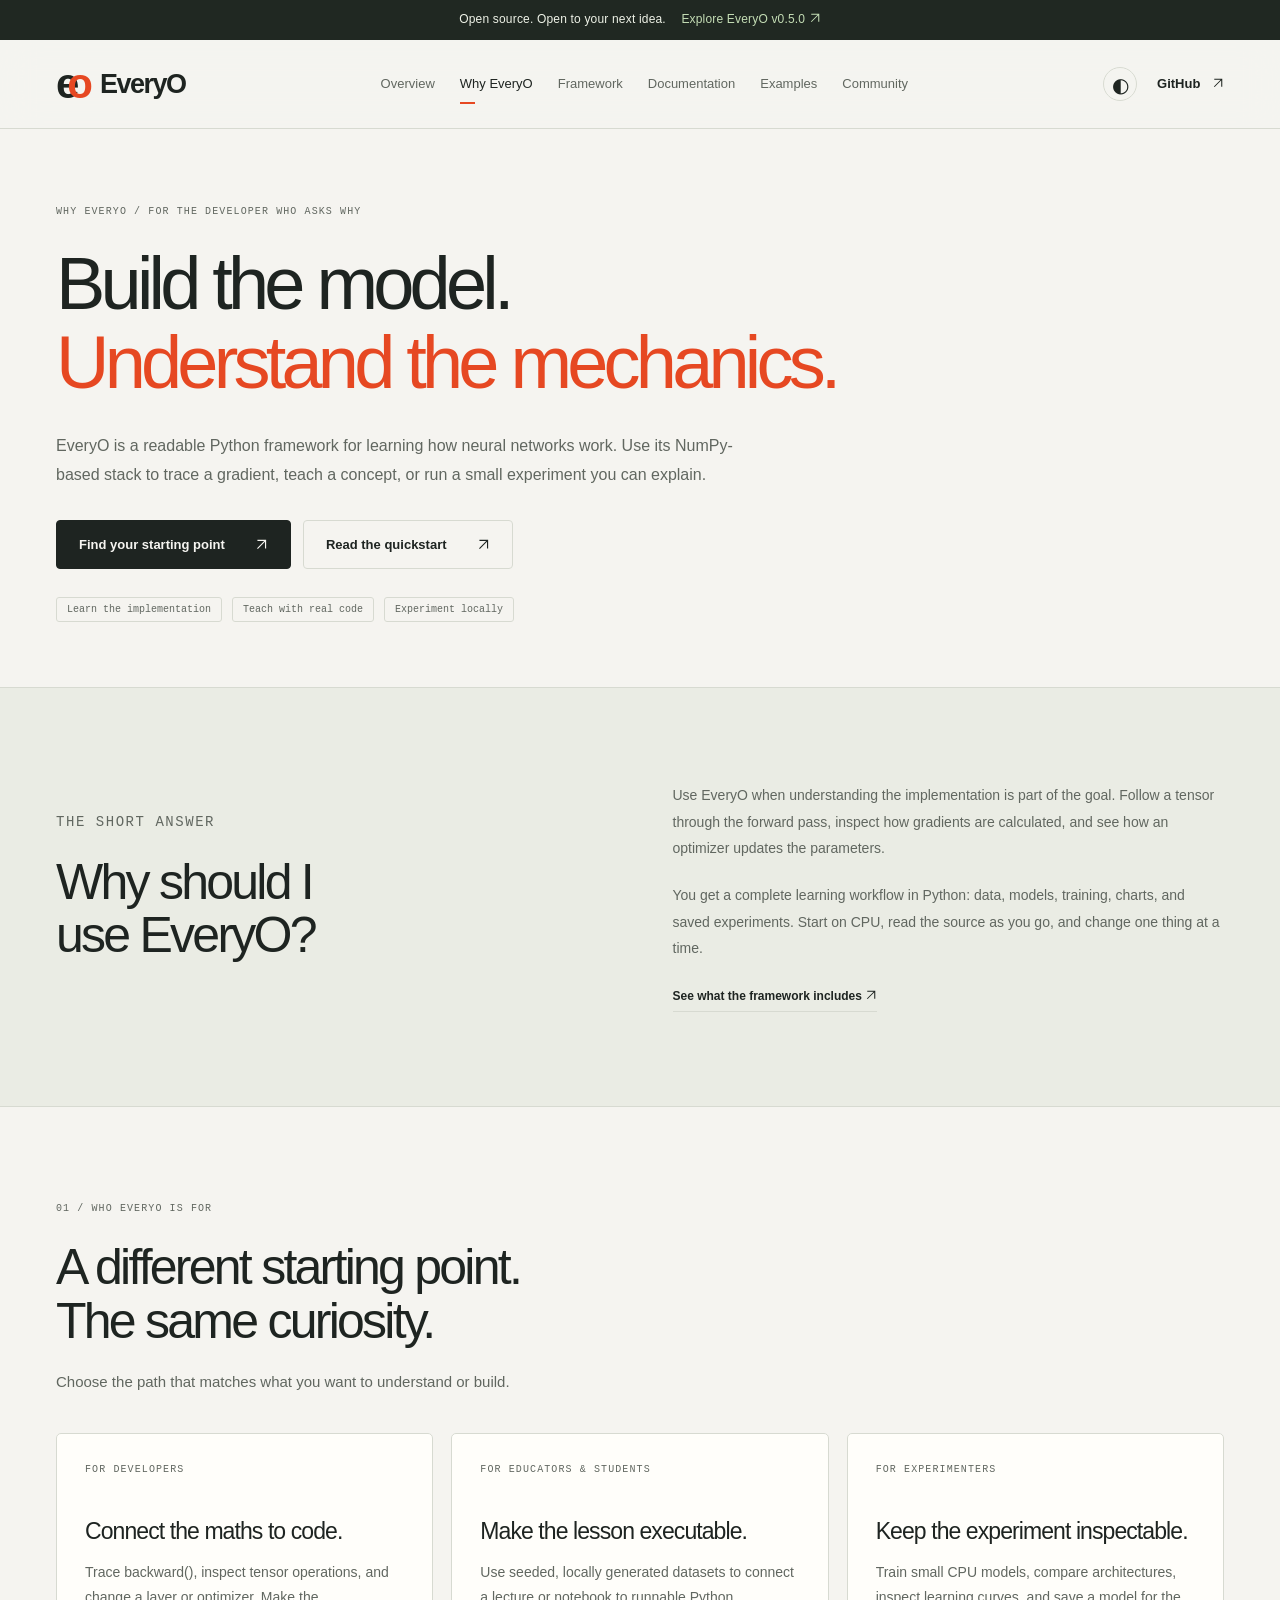
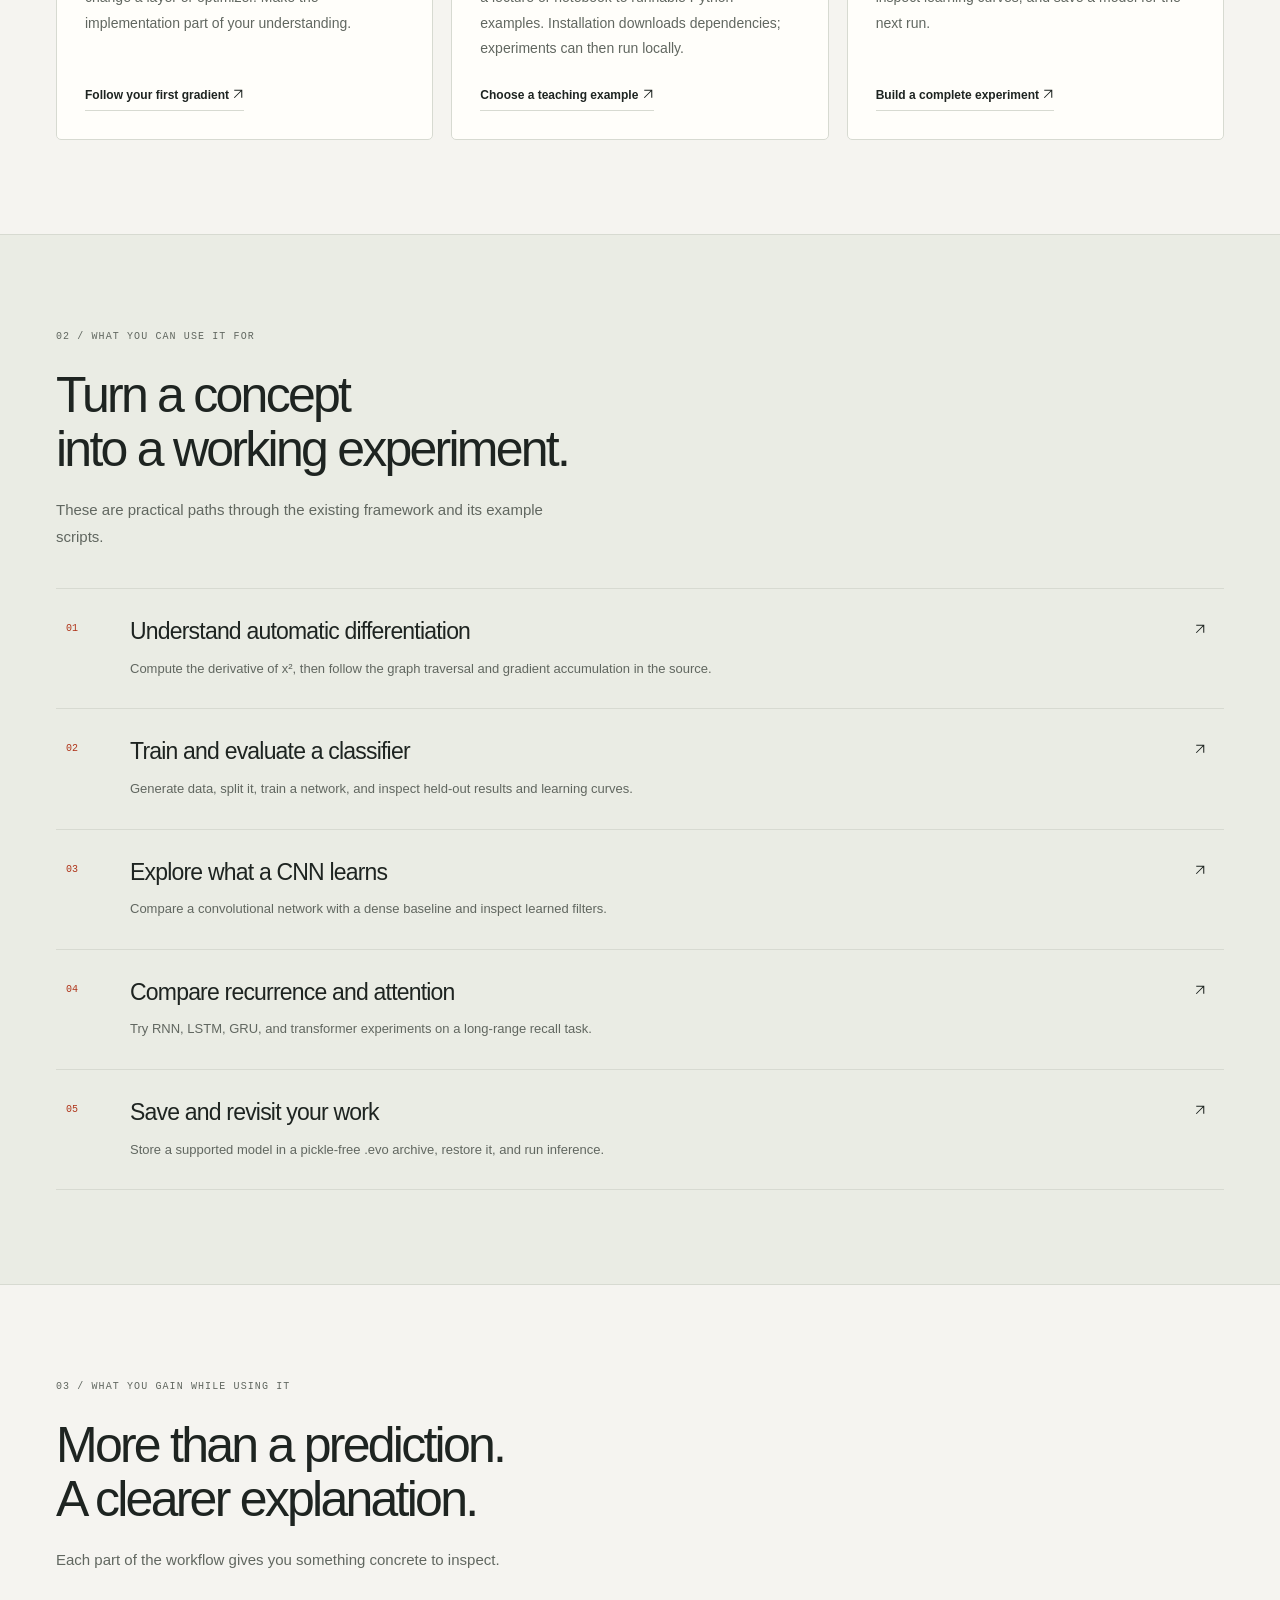
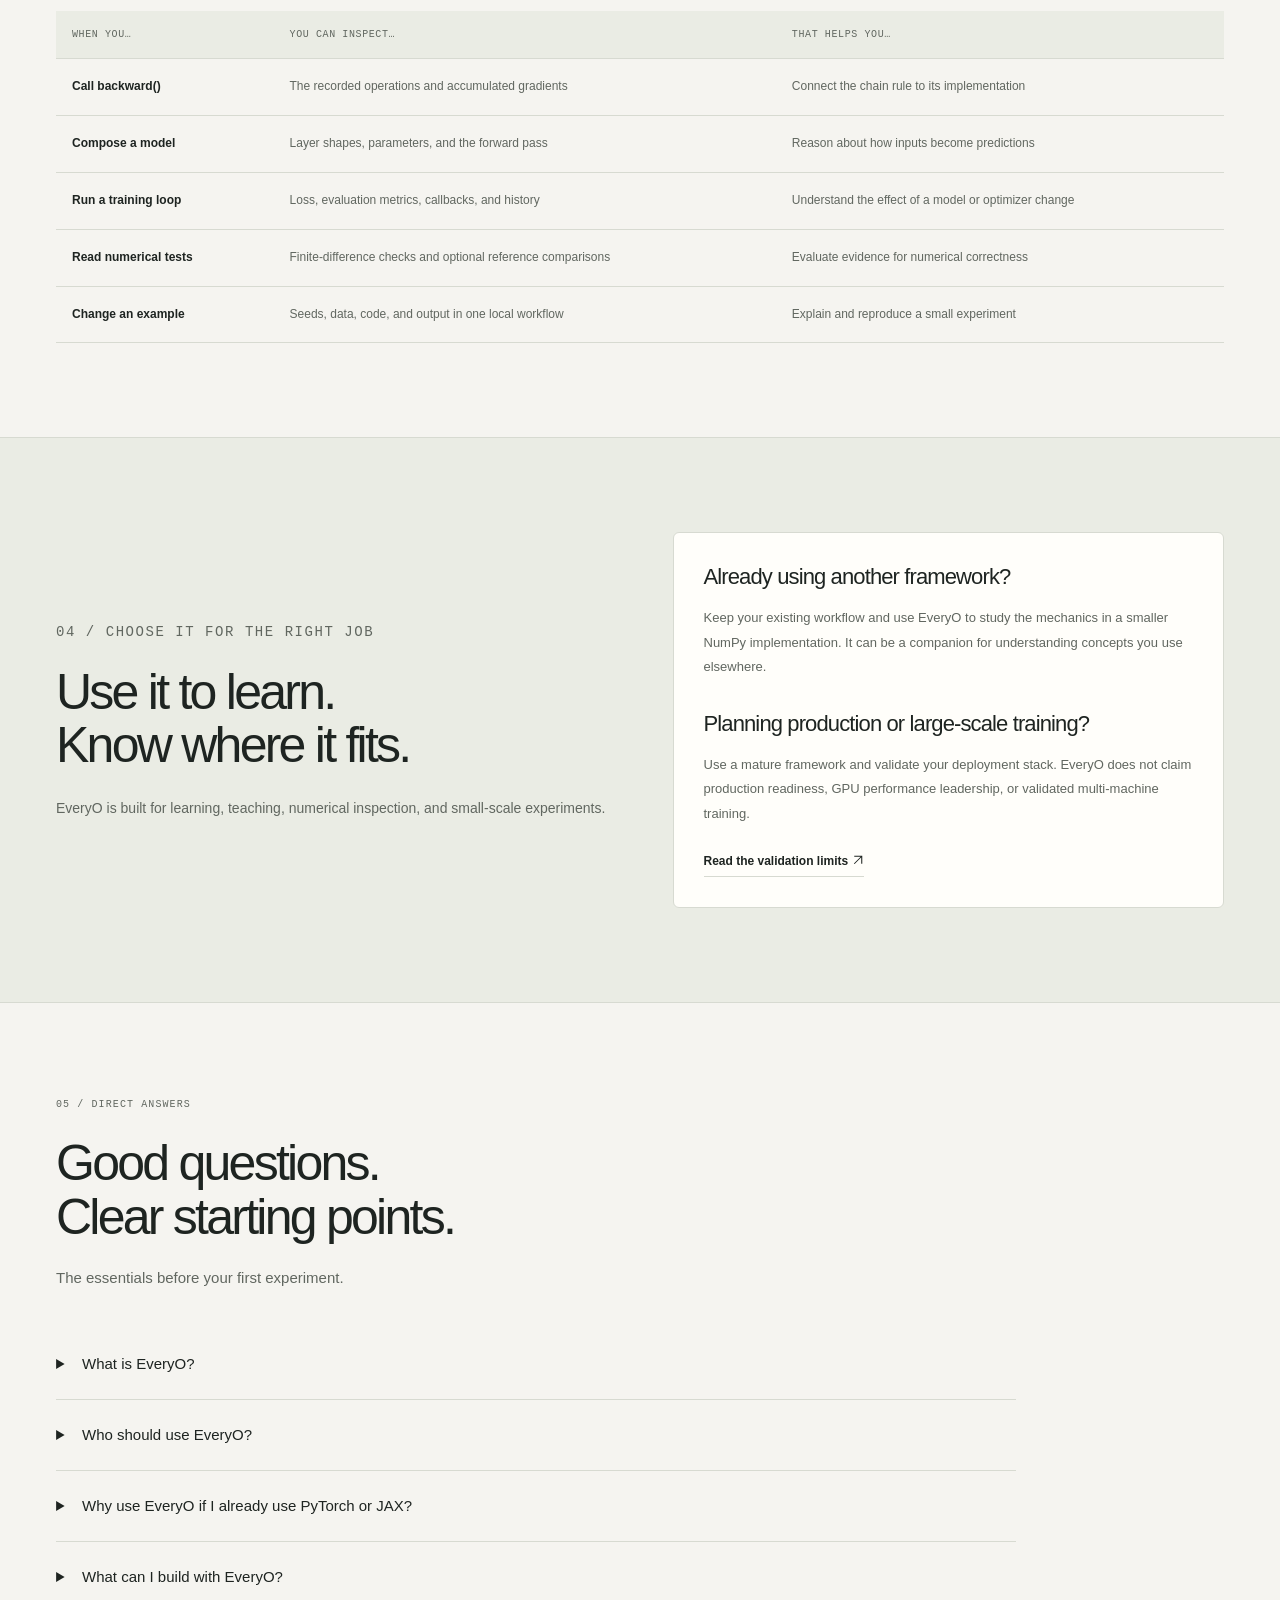
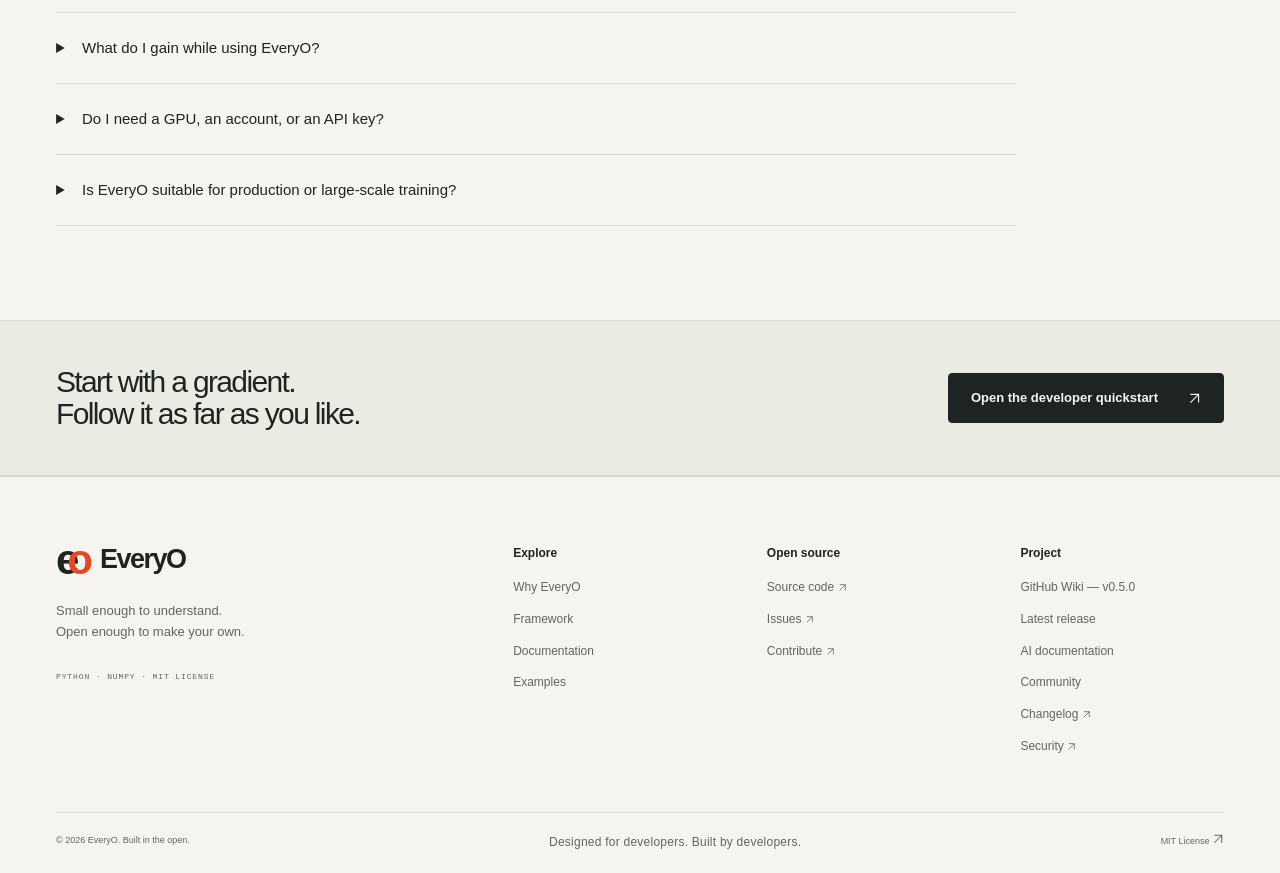
<file: why-everyo.html>
<!doctype html>
<html lang="en" data-theme="light">
  <head>
    <meta charset="utf-8" />
    <meta name="viewport" content="width=device-width,initial-scale=1" />
    <title>Why EveryO? Use Cases, Benefits &amp; Who It’s For</title>
    <meta
      name="description"
      content="See who EveryO is for, why developers use it, and what you can build: learn autograd, teach neural computing, and run inspectable Python experiments."
    />
    <meta
      name="robots"
      content="index,follow,max-image-preview:large,max-snippet:-1,max-video-preview:-1"
    />
    <meta name="theme-color" content="#f5f4f0" />
    <link
      rel="canonical"
      href="https://krishanth7.github.io/everyo-site/why-everyo.html"
    />
    <meta property="og:type" content="website" />
    <meta
      property="og:title"
      content="Why EveryO? Use Cases, Benefits &amp; Who It’s For"
    />
    <meta
      property="og:description"
      content="See who EveryO is for, why developers use it, and what you can build: learn autograd, teach neural computing, and run inspectable Python experiments."
    />
    <meta
      property="og:url"
      content="https://krishanth7.github.io/everyo-site/why-everyo.html"
    />
    <meta
      property="og:image"
      content="https://krishanth7.github.io/everyo-site/assets/img/social-card.png"
    />
    <meta property="og:image:width" content="1200" />
    <meta property="og:image:height" content="630" />
    <meta
      property="og:image:alt"
      content="EveryO — Understand the intelligence you build."
    />
    <meta name="twitter:card" content="summary_large_image" />
    <meta
      name="twitter:title"
      content="Why EveryO? Use Cases, Benefits &amp; Who It’s For"
    />
    <meta
      name="twitter:description"
      content="See who EveryO is for, why developers use it, and what you can build: learn autograd, teach neural computing, and run inspectable Python experiments."
    />
    <meta
      name="twitter:image"
      content="https://krishanth7.github.io/everyo-site/assets/img/social-card.png"
    />
    <link rel="icon" type="image/svg+xml" href="assets/img/favicon.svg" />
    <script>
      try {
        var t = localStorage.getItem("everyo-theme");
        document.documentElement.dataset.theme =
          t === "dark" || t === "light"
            ? t
            : matchMedia("(prefers-color-scheme: dark)").matches
              ? "dark"
              : "light";
      } catch (_) {}
    </script>
    <link rel="stylesheet" href="assets/css/developer-site.css" />
    <meta name="author" content="EveryO contributors" />
    <meta
      name="keywords"
      content="why EveryO, EveryO use cases, learn autograd, neural network education, NumPy experiments, developer learning"
    />
    <meta
      name="googlebot"
      content="index,follow,max-image-preview:large,max-snippet:-1"
    />
    <meta property="og:site_name" content="EveryO" />
    <meta property="og:locale" content="en_US" />
    <meta property="og:image:type" content="image/png" />
    <meta
      name="twitter:image:alt"
      content="EveryO — Understand the intelligence you build."
    />
    <link
      rel="alternate"
      type="text/plain"
      title="EveryO LLM index"
      href="llms.txt"
    />
    <link
      rel="alternate"
      type="text/plain"
      title="EveryO expanded AI reference"
      href="llms-full.txt"
    />
    <link rel="stylesheet" href="assets/css/site-experience.css" />
    <link
      rel="sitemap"
      type="application/xml"
      title="EveryO sitemap"
      href="sitemap.xml"
    />
    <link
      rel="alternate"
      type="text/plain"
      title="EveryO AI discovery summary"
      href="ai.txt"
    />
    <script type="application/ld+json">
      {
        "@context": "https://schema.org",
        "@graph": [
          {
            "@type": "WebSite",
            "@id": "https://krishanth7.github.io/everyo-site/#website",
            "url": "https://krishanth7.github.io/everyo-site/",
            "name": "EveryO",
            "inLanguage": "en",
            "description": "Learn and inspect neural computing with a readable Python framework built on NumPy."
          },
          {
            "@type": "SoftwareSourceCode",
            "@id": "https://krishanth7.github.io/everyo-site/#source",
            "name": "EveryO",
            "url": "https://github.com/krishanth7/EveryO",
            "codeRepository": "https://github.com/krishanth7/EveryO",
            "programmingLanguage": "Python",
            "runtimePlatform": "Python 3.9–3.12 with NumPy and Matplotlib",
            "version": "0.5.0",
            "license": "https://opensource.org/license/mit",
            "description": "A neural computing framework built from scratch on NumPy for learning, teaching, and small-scale experiments.",
            "isAccessibleForFree": true,
            "targetProduct": {
              "@id": "https://krishanth7.github.io/everyo-site/#software"
            }
          },
          {
            "@type": "SoftwareApplication",
            "@id": "https://krishanth7.github.io/everyo-site/#software",
            "name": "EveryO",
            "url": "https://krishanth7.github.io/everyo-site/",
            "applicationCategory": "DeveloperApplication",
            "operatingSystem": "Linux, macOS, Windows",
            "softwareVersion": "0.5.0",
            "softwareRequirements": "Python 3.9–3.12, NumPy, Matplotlib",
            "license": "https://opensource.org/license/mit",
            "isAccessibleForFree": true,
            "description": "A neural computing framework built from scratch on NumPy for learning, teaching, and small-scale experiments."
          },
          {
            "@type": "WebPage",
            "@id": "https://krishanth7.github.io/everyo-site/why-everyo.html#page",
            "url": "https://krishanth7.github.io/everyo-site/why-everyo.html",
            "name": "Why EveryO? Use Cases, Benefits & Who It’s For",
            "description": "See who EveryO is for, why developers use it, and what you can build: learn autograd, teach neural computing, and run inspectable Python experiments.",
            "inLanguage": "en",
            "isPartOf": {
              "@id": "https://krishanth7.github.io/everyo-site/#website"
            },
            "about": {
              "@id": "https://krishanth7.github.io/everyo-site/#source"
            },
            "breadcrumb": {
              "@id": "https://krishanth7.github.io/everyo-site/why-everyo.html#breadcrumbs"
            },
            "keywords": "why EveryO, EveryO use cases, learn autograd, neural network education, NumPy experiments, developer learning",
            "hasPart": [
              {
                "@id": "https://krishanth7.github.io/everyo-site/why-everyo.html#faq"
              }
            ]
          },
          {
            "@type": "BreadcrumbList",
            "@id": "https://krishanth7.github.io/everyo-site/why-everyo.html#breadcrumbs",
            "itemListElement": [
              {
                "@type": "ListItem",
                "position": 1,
                "name": "EveryO",
                "item": "https://krishanth7.github.io/everyo-site/"
              },
              {
                "@type": "ListItem",
                "position": 2,
                "name": "Why EveryO",
                "item": "https://krishanth7.github.io/everyo-site/why-everyo.html"
              }
            ]
          },
          {
            "@type": "FAQPage",
            "@id": "https://krishanth7.github.io/everyo-site/why-everyo.html#faq",
            "url": "https://krishanth7.github.io/everyo-site/why-everyo.html#faq",
            "isPartOf": {
              "@id": "https://krishanth7.github.io/everyo-site/why-everyo.html#page"
            },
            "mainEntity": [
              {
                "@type": "Question",
                "name": "What is EveryO?",
                "acceptedAnswer": {
                  "@type": "Answer",
                  "text": "EveryO is an open-source Python neural computing framework built from scratch on NumPy. It implements tensors, automatic differentiation, neural networks, optimizers, and training for learning, teaching, and small-scale experiments."
                }
              },
              {
                "@type": "Question",
                "name": "Who should use EveryO?",
                "acceptedAnswer": {
                  "@type": "Answer",
                  "text": "EveryO is for developers learning neural-network internals, educators teaching numerical computing, and experimenters who want readable implementations and small, reproducible CPU workflows."
                }
              },
              {
                "@type": "Question",
                "name": "Why use EveryO if I already use PyTorch or JAX?",
                "acceptedAnswer": {
                  "@type": "Answer",
                  "text": "Use EveryO as a learning companion when you want to trace how gradients, layers, and parameter updates are implemented. Keep using your established framework for large-scale training, optimized accelerator execution, or its broader model ecosystem."
                }
              },
              {
                "@type": "Question",
                "name": "What can I build with EveryO?",
                "acceptedAnswer": {
                  "@type": "Answer",
                  "text": "You can build small classifiers, regression models, convolutional networks, recurrent networks, and transformer experiments. The repository includes runnable examples with locally generated datasets, visualization, and model saving."
                }
              },
              {
                "@type": "Question",
                "name": "What do I gain while using EveryO?",
                "acceptedAnswer": {
                  "@type": "Answer",
                  "text": "You can connect mathematical concepts to readable Python, inspect intermediate tensors and gradients, compare numerical results, and modify small experiments. Those workflows help you understand why a model behaves as it does."
                }
              },
              {
                "@type": "Question",
                "name": "Do I need a GPU, an account, or an API key?",
                "acceptedAnswer": {
                  "@type": "Answer",
                  "text": "No GPU, account, or API key is required for the core NumPy CPU workflow. Install the Python dependencies first; the bundled datasets are generated locally. CUDA, TensorFlow reference checks, and ONNX export are optional integrations."
                }
              },
              {
                "@type": "Question",
                "name": "Is EveryO suitable for production or large-scale training?",
                "acceptedAnswer": {
                  "@type": "Answer",
                  "text": "EveryO is designed for learning, teaching, and small-scale experimentation. It is not a production training runtime. GPU runtime behavior needs hardware validation, multi-machine training remains unverified, and supported ONNX exports must be checked with the target runtime."
                }
              }
            ]
          }
        ]
      }
    </script>
    <link rel="stylesheet" href="assets/css/positioning.css" />
    <link rel="stylesheet" href="assets/css/corporate-refinement.css" />
  </head>
  <body data-page="why">
    <a class="skip" href="#main">Skip to content</a>
    <div class="announcement">
      <a href="https://github.com/krishanth7/EveryO/releases"
        >Open source. Open to your next idea.
        <span
          >Explore EveryO v0.5.0
          <svg
            class="arrow"
            viewBox="0 0 16 16"
            fill="none"
            stroke="currentColor"
            stroke-width="1.4"
            aria-hidden="true"
          >
            <path d="M3 13 13 3M3 3h10v10" /></svg></span
      ></a>
    </div>
    <header class="site-header">
      <div class="container header-inner">
        <a class="brand" href="index.html" aria-label="EveryO home"
          ><span class="brand-mark" aria-hidden="true">e<span>o</span></span
          ><span>EveryO</span></a
        >
        <nav id="nav-links" aria-label="Primary">
          <a data-page="overview" href="index.html">Overview</a
          ><a data-page="why" href="why-everyo.html" aria-current="page"
            >Why EveryO</a
          ><a data-page="features" href="features.html">Framework</a
          ><a data-page="documentation" href="documentation.html"
            >Documentation</a
          ><a data-page="examples" href="examples.html">Examples</a
          ><a data-page="community" href="community.html">Community</a>
        </nav>
        <div class="header-actions">
          <button
            id="theme-toggle"
            class="icon-button"
            aria-label="Switch colour theme"
            aria-pressed="false"
            type="button"
          >
            ◐</button
          ><a class="github-link" href="https://github.com/krishanth7/EveryO"
            >GitHub
            <span aria-hidden="true"
              ><svg
                class="arrow"
                viewBox="0 0 16 16"
                fill="none"
                stroke="currentColor"
                stroke-width="1.4"
                aria-hidden="true"
              >
                <path d="M3 13 13 3M3 3h10v10" /></svg></span></a
          ><button
            id="nav-toggle"
            class="icon-button menu-toggle"
            type="button"
            aria-expanded="false"
            aria-controls="nav-links"
            aria-label="Open menu"
          >
            ☰
          </button>
        </div>
      </div>
      <div class="page-progress" aria-hidden="true">
        <span id="page-progress-fill"></span>
      </div>
    </header>
    <main id="main">
      <section class="page-hero container" id="top">
        <p class="eyebrow">WHY EVERYO / FOR THE DEVELOPER WHO ASKS WHY</p>
        <h1>
          Build the model.<br /><span class="accent-word"
            >Understand the mechanics.</span
          >
        </h1>
        <p>
          EveryO is a readable Python framework for learning how neural networks
          work. Use its NumPy-based stack to trace a gradient, teach a concept,
          or run a small experiment you can explain.
        </p>
        <div class="actions">
          <a class="button" href="#who-it-is-for"
            >Find your starting point
            <svg
              class="arrow"
              viewBox="0 0 16 16"
              fill="none"
              stroke="currentColor"
              stroke-width="1.4"
              aria-hidden="true"
            >
              <path d="M3 13 13 3M3 3h10v10" /></svg></a
          ><a class="button secondary" href="documentation.html#install"
            >Read the quickstart
            <svg
              class="arrow"
              viewBox="0 0 16 16"
              fill="none"
              stroke="currentColor"
              stroke-width="1.4"
              aria-hidden="true"
            >
              <path d="M3 13 13 3M3 3h10v10" /></svg
          ></a>
        </div>
        <div class="tags">
          <span>Learn the implementation</span><span>Teach with real code</span
          ><span>Experiment locally</span>
        </div>
      </section>
      <section class="section positioning-answer">
        <div class="container split">
          <div>
            <p class="eyebrow">THE SHORT ANSWER</p>
            <h2>Why should I<br />use EveryO?</h2>
          </div>
          <div>
            <p>
              Use EveryO when understanding the implementation is part of the
              goal. Follow a tensor through the forward pass, inspect how
              gradients are calculated, and see how an optimizer updates the
              parameters.
            </p>
            <p>
              You get a complete learning workflow in Python: data, models,
              training, charts, and saved experiments. Start on CPU, read the
              source as you go, and change one thing at a time.
            </p>
            <a class="text-link" href="features.html"
              >See what the framework includes
              <svg
                class="arrow"
                viewBox="0 0 16 16"
                fill="none"
                stroke="currentColor"
                stroke-width="1.4"
                aria-hidden="true"
              >
                <path d="M3 13 13 3M3 3h10v10" /></svg
            ></a>
          </div>
        </div>
      </section>
      <section class="section container" id="who-it-is-for">
        <div class="section-heading">
          <p class="eyebrow">01 / WHO EVERYO IS FOR</p>
          <h2>A different starting point.<br />The same curiosity.</h2>
          <p>
            Choose the path that matches what you want to understand or build.
          </p>
        </div>
        <div class="grid three">
          <article class="card">
            <span class="card-index">FOR DEVELOPERS</span>
            <h3>Connect the maths to code.</h3>
            <p>
              Trace backward(), inspect tensor operations, and change a layer or
              optimizer. Make the implementation part of your understanding.
            </p>
            <a class="text-link" href="documentation.html#gradients"
              >Follow your first gradient
              <svg
                class="arrow"
                viewBox="0 0 16 16"
                fill="none"
                stroke="currentColor"
                stroke-width="1.4"
                aria-hidden="true"
              >
                <path d="M3 13 13 3M3 3h10v10" /></svg
            ></a>
          </article>
          <article class="card">
            <span class="card-index">FOR EDUCATORS & STUDENTS</span>
            <h3>Make the lesson executable.</h3>
            <p>
              Use seeded, locally generated datasets to connect a lecture or
              notebook to runnable Python examples. Installation downloads
              dependencies; experiments can then run locally.
            </p>
            <a class="text-link" href="examples.html"
              >Choose a teaching example
              <svg
                class="arrow"
                viewBox="0 0 16 16"
                fill="none"
                stroke="currentColor"
                stroke-width="1.4"
                aria-hidden="true"
              >
                <path d="M3 13 13 3M3 3h10v10" /></svg
            ></a>
          </article>
          <article class="card">
            <span class="card-index">FOR EXPERIMENTERS</span>
            <h3>Keep the experiment inspectable.</h3>
            <p>
              Train small CPU models, compare architectures, inspect learning
              curves, and save a model for the next run.
            </p>
            <a class="text-link" href="documentation.html#training"
              >Build a complete experiment
              <svg
                class="arrow"
                viewBox="0 0 16 16"
                fill="none"
                stroke="currentColor"
                stroke-width="1.4"
                aria-hidden="true"
              >
                <path d="M3 13 13 3M3 3h10v10" /></svg
            ></a>
          </article>
        </div>
      </section>
      <section class="section code-section" id="what-you-can-build">
        <div class="container">
          <div class="section-heading">
            <p class="eyebrow">02 / WHAT YOU CAN USE IT FOR</p>
            <h2>Turn a concept<br />into a working experiment.</h2>
            <p>
              These are practical paths through the existing framework and its
              example scripts.
            </p>
          </div>
          <div class="use-case-list">
            <a href="documentation.html#gradients"
              ><span>01</span>
              <div>
                <h3>Understand automatic differentiation</h3>
                <p>
                  Compute the derivative of x², then follow the graph traversal
                  and gradient accumulation in the source.
                </p>
              </div>
              <svg
                class="arrow"
                viewBox="0 0 16 16"
                fill="none"
                stroke="currentColor"
                stroke-width="1.4"
                aria-hidden="true"
              >
                <path d="M3 13 13 3M3 3h10v10" /></svg></a
            ><a href="examples.html#digits"
              ><span>02</span>
              <div>
                <h3>Train and evaluate a classifier</h3>
                <p>
                  Generate data, split it, train a network, and inspect held-out
                  results and learning curves.
                </p>
              </div>
              <svg
                class="arrow"
                viewBox="0 0 16 16"
                fill="none"
                stroke="currentColor"
                stroke-width="1.4"
                aria-hidden="true"
              >
                <path d="M3 13 13 3M3 3h10v10" /></svg></a
            ><a
              href="https://github.com/krishanth7/EveryO/blob/main/examples/convolutional_network.py"
              ><span>03</span>
              <div>
                <h3>Explore what a CNN learns</h3>
                <p>
                  Compare a convolutional network with a dense baseline and
                  inspect learned filters.
                </p>
              </div>
              <svg
                class="arrow"
                viewBox="0 0 16 16"
                fill="none"
                stroke="currentColor"
                stroke-width="1.4"
                aria-hidden="true"
              >
                <path d="M3 13 13 3M3 3h10v10" /></svg></a
            ><a
              href="https://github.com/krishanth7/EveryO/blob/main/examples/sequence_models.py"
              ><span>04</span>
              <div>
                <h3>Compare recurrence and attention</h3>
                <p>
                  Try RNN, LSTM, GRU, and transformer experiments on a
                  long-range recall task.
                </p>
              </div>
              <svg
                class="arrow"
                viewBox="0 0 16 16"
                fill="none"
                stroke="currentColor"
                stroke-width="1.4"
                aria-hidden="true"
              >
                <path d="M3 13 13 3M3 3h10v10" /></svg></a
            ><a href="documentation.html#serialization"
              ><span>05</span>
              <div>
                <h3>Save and revisit your work</h3>
                <p>
                  Store a supported model in a pickle-free .evo archive, restore
                  it, and run inference.
                </p>
              </div>
              <svg
                class="arrow"
                viewBox="0 0 16 16"
                fill="none"
                stroke="currentColor"
                stroke-width="1.4"
                aria-hidden="true"
              >
                <path d="M3 13 13 3M3 3h10v10" /></svg
            ></a>
          </div>
        </div>
      </section>
      <section class="section container" id="what-you-gain">
        <div class="section-heading">
          <p class="eyebrow">03 / WHAT YOU GAIN WHILE USING IT</p>
          <h2>More than a prediction.<br />A clearer explanation.</h2>
          <p>
            Each part of the workflow gives you something concrete to inspect.
          </p>
        </div>
        <div class="table-scroll">
          <table>
            <thead>
              <tr>
                <th>When you…</th>
                <th>You can inspect…</th>
                <th>That helps you…</th>
              </tr>
            </thead>
            <tbody>
              <tr>
                <td>Call backward()</td>
                <td>The recorded operations and accumulated gradients</td>
                <td>Connect the chain rule to its implementation</td>
              </tr>
              <tr>
                <td>Compose a model</td>
                <td>Layer shapes, parameters, and the forward pass</td>
                <td>Reason about how inputs become predictions</td>
              </tr>
              <tr>
                <td>Run a training loop</td>
                <td>Loss, evaluation metrics, callbacks, and history</td>
                <td>Understand the effect of a model or optimizer change</td>
              </tr>
              <tr>
                <td>Read numerical tests</td>
                <td>
                  Finite-difference checks and optional reference comparisons
                </td>
                <td>Evaluate evidence for numerical correctness</td>
              </tr>
              <tr>
                <td>Change an example</td>
                <td>Seeds, data, code, and output in one local workflow</td>
                <td>Explain and reproduce a small experiment</td>
              </tr>
            </tbody>
          </table>
        </div>
      </section>
      <section class="section positioning-answer" id="is-it-right-for-me">
        <div class="container split">
          <div>
            <p class="eyebrow">04 / CHOOSE IT FOR THE RIGHT JOB</p>
            <h2>Use it to learn.<br />Know where it fits.</h2>
            <p>
              EveryO is built for learning, teaching, numerical inspection, and
              small-scale experiments.
            </p>
          </div>
          <div class="fit-panel">
            <h3>Already using another framework?</h3>
            <p>
              Keep your existing workflow and use EveryO to study the mechanics
              in a smaller NumPy implementation. It can be a companion for
              understanding concepts you use elsewhere.
            </p>
            <h3>Planning production or large-scale training?</h3>
            <p>
              Use a mature framework and validate your deployment stack. EveryO
              does not claim production readiness, GPU performance leadership,
              or validated multi-machine training.
            </p>
            <a class="text-link" href="features.html#validation"
              >Read the validation limits
              <svg
                class="arrow"
                viewBox="0 0 16 16"
                fill="none"
                stroke="currentColor"
                stroke-width="1.4"
                aria-hidden="true"
              >
                <path d="M3 13 13 3M3 3h10v10" /></svg
            ></a>
          </div>
        </div>
      </section>
      <section class="section container" id="faq">
        <div class="section-heading">
          <p class="eyebrow">05 / DIRECT ANSWERS</p>
          <h2>Good questions.<br />Clear starting points.</h2>
          <p>The essentials before your first experiment.</p>
        </div>
        <div class="positioning-faq">
          <details>
            <summary>What is EveryO?</summary>
            <p>
              EveryO is an open-source Python neural computing framework built
              from scratch on NumPy. It implements tensors, automatic
              differentiation, neural networks, optimizers, and training for
              learning, teaching, and small-scale experiments.
            </p>
          </details>
          <details>
            <summary>Who should use EveryO?</summary>
            <p>
              EveryO is for developers learning neural-network internals,
              educators teaching numerical computing, and experimenters who want
              readable implementations and small, reproducible CPU workflows.
            </p>
          </details>
          <details>
            <summary>Why use EveryO if I already use PyTorch or JAX?</summary>
            <p>
              Use EveryO as a learning companion when you want to trace how
              gradients, layers, and parameter updates are implemented. Keep
              using your established framework for large-scale training,
              optimized accelerator execution, or its broader model ecosystem.
            </p>
          </details>
          <details>
            <summary>What can I build with EveryO?</summary>
            <p>
              You can build small classifiers, regression models, convolutional
              networks, recurrent networks, and transformer experiments. The
              repository includes runnable examples with locally generated
              datasets, visualization, and model saving.
            </p>
          </details>
          <details>
            <summary>What do I gain while using EveryO?</summary>
            <p>
              You can connect mathematical concepts to readable Python, inspect
              intermediate tensors and gradients, compare numerical results, and
              modify small experiments. Those workflows help you understand why
              a model behaves as it does.
            </p>
          </details>
          <details>
            <summary>Do I need a GPU, an account, or an API key?</summary>
            <p>
              No GPU, account, or API key is required for the core NumPy CPU
              workflow. Install the Python dependencies first; the bundled
              datasets are generated locally. CUDA, TensorFlow reference checks,
              and ONNX export are optional integrations.
            </p>
          </details>
          <details>
            <summary>
              Is EveryO suitable for production or large-scale training?
            </summary>
            <p>
              EveryO is designed for learning, teaching, and small-scale
              experimentation. It is not a production training runtime. GPU
              runtime behavior needs hardware validation, multi-machine training
              remains unverified, and supported ONNX exports must be checked
              with the target runtime.
            </p>
          </details>
        </div>
      </section>
      <section class="compact-cta">
        <div class="container">
          <h2>Start with a gradient.<br />Follow it as far as you like.</h2>
          <a class="button" href="documentation.html#install"
            >Open the developer quickstart
            <svg
              class="arrow"
              viewBox="0 0 16 16"
              fill="none"
              stroke="currentColor"
              stroke-width="1.4"
              aria-hidden="true"
            >
              <path d="M3 13 13 3M3 3h10v10" /></svg
          ></a>
        </div>
      </section>
    </main>
    <footer>
      <div class="container">
        <div class="footer-top">
          <div>
            <a class="brand" href="index.html"
              ><span class="brand-mark" aria-hidden="true">e<span>o</span></span
              ><span>EveryO</span></a
            >
            <p>
              Small enough to understand.<br />Open enough to make your own.
            </p>
            <span class="mono">PYTHON · NUMPY · MIT LICENSE</span>
          </div>
          <nav aria-label="Explore">
            <h2>Explore</h2>
            <a href="why-everyo.html">Why EveryO</a>
            <a href="features.html">Framework</a
            ><a href="documentation.html">Documentation</a
            ><a href="examples.html">Examples</a>
          </nav>
          <nav aria-label="Open source">
            <h2>Open source</h2>
            <a href="https://github.com/krishanth7/EveryO"
              >Source code
              <svg
                class="arrow"
                viewBox="0 0 16 16"
                fill="none"
                stroke="currentColor"
                stroke-width="1.4"
                aria-hidden="true"
              >
                <path d="M3 13 13 3M3 3h10v10" /></svg></a
            ><a href="https://github.com/krishanth7/EveryO/issues"
              >Issues
              <svg
                class="arrow"
                viewBox="0 0 16 16"
                fill="none"
                stroke="currentColor"
                stroke-width="1.4"
                aria-hidden="true"
              >
                <path d="M3 13 13 3M3 3h10v10" /></svg></a
            ><a
              href="https://github.com/krishanth7/EveryO/blob/main/CONTRIBUTING.md"
              >Contribute
              <svg
                class="arrow"
                viewBox="0 0 16 16"
                fill="none"
                stroke="currentColor"
                stroke-width="1.4"
                aria-hidden="true"
              >
                <path d="M3 13 13 3M3 3h10v10" /></svg
            ></a>
          </nav>
          <nav aria-label="Project">
            <h2>Project</h2>
            <a href="https://github.com/krishanth7/EveryO/wiki">GitHub Wiki — v0.5.0</a>
            <a href="https://github.com/krishanth7/EveryO/releases/tag/v0.5.0">Latest release</a>
            <a href="llms.txt">AI documentation</a>
            <a href="community.html">Community</a
            ><a
              href="https://github.com/krishanth7/EveryO/blob/main/CHANGELOG.md"
              >Changelog
              <svg
                class="arrow"
                viewBox="0 0 16 16"
                fill="none"
                stroke="currentColor"
                stroke-width="1.4"
                aria-hidden="true"
              >
                <path d="M3 13 13 3M3 3h10v10" /></svg></a
            ><a
              href="https://github.com/krishanth7/EveryO/blob/main/SECURITY.md"
              >Security
              <svg
                class="arrow"
                viewBox="0 0 16 16"
                fill="none"
                stroke="currentColor"
                stroke-width="1.4"
                aria-hidden="true"
              >
                <path d="M3 13 13 3M3 3h10v10" /></svg
            ></a>
          </nav>
        </div>
        <div class="footer-bottom">
          <span>© 2026 EveryO. Built in the open.</span
          ><span class="footer-motto">Designed for developers. Built by developers.</span
          ><a href="https://github.com/krishanth7/EveryO/blob/main/LICENSE"
            >MIT License
            <svg
              class="arrow"
              viewBox="0 0 16 16"
              fill="none"
              stroke="currentColor"
              stroke-width="1.4"
              aria-hidden="true"
            >
              <path d="M3 13 13 3M3 3h10v10" /></svg
          ></a>
        </div>
      </div>
    </footer>
    <script src="assets/js/developer-site.js" defer></script>
    <script src="assets/js/site-experience.js" defer></script>
  </body>
</html>
</file>
<file: assets/css/developer-site.css>
@charset "UTF-8";
:root {
  color-scheme: light;
  --bg: #f5f4f0;
  --surface: #fffefa;
  --ink: #1e2421;
  --muted: #616760;
  --line: #d7dad1;
  --accent: #e64822;
  --tint: #eaece4;
  --dark: #202822;
  --mono: ui-monospace, SFMono-Regular, Consolas, monospace;
  --radius: 8px;
  font-family: Arial, Helvetica, sans-serif;
  font-synthesis: none;
}
:root[data-theme="dark"] {
  color-scheme: dark;
  --bg: #171d19;
  --surface: #202822;
  --ink: #f2f3e9;
  --muted: #afb8ab;
  --line: #3b453d;
  --accent: #ff8a65;
  --tint: #263128;
  --dark: #101612;
}
* {
  box-sizing: border-box;
}
html {
  scroll-behavior: smooth;
  scroll-padding-top: 108px;
}
body {
  margin: 0;
  background: var(--bg);
  color: var(--ink);
  font-size: 16px;
  line-height: 1.65;
}
a {
  color: inherit;
  text-decoration: none;
}
button,
input {
  font: inherit;
}
button {
  cursor: pointer;
}
button,
a {
  -webkit-tap-highlight-color: transparent;
}
button:disabled {
  cursor: wait;
}
a:focus-visible,
button:focus-visible,
summary:focus-visible {
  outline: 3px solid var(--accent);
  outline-offset: 5px;
}
img {
  display: block;
  width: 100%;
  height: auto;
}
h1,
h2,
h3,
p,
figure,
blockquote {
  margin: 0;
}
h1,
h2,
h3 {
  line-height: 1.07;
  letter-spacing: -0.055em;
}
p {
  color: var(--muted);
}
button {
  color: inherit;
}
code {
  font-family: var(--mono);
  font-size: 0.88em;
}
p code,
li code {
  background: var(--tint);
  padding: 3px 5px;
  border-radius: 3px;
  overflow-wrap: anywhere;
}
::selection {
  background: #fdbe85;
  color: #1e2421;
}
.container {
  max-width: 1280px;
  width: calc(100% - 112px);
  margin-inline: auto;
}
.skip {
  position: fixed;
  left: 12px;
  top: -100px;
  z-index: 100;
  background: var(--ink);
  color: var(--bg);
  padding: 12px 20px;
}
.skip:focus {
  top: 12px;
}
.announcement {
  background: var(--dark);
  color: #eef2e7;
  text-align: center;
  padding: 10px 18px;
  font-size: 12px;
  letter-spacing: 0.015em;
}
.announcement span {
  margin-left: 12px;
  color: #c4ddb5;
}
.site-header {
  position: sticky;
  top: 0;
  z-index: 30;
  background: var(--bg);
  border-bottom: 1px solid var(--line);
}
.header-inner {
  display: flex;
  align-items: center;
  gap: 32px;
  height: 88px;
}
.brand {
  display: inline-flex;
  align-items: center;
  gap: 10px;
  font-size: 27px;
  font-weight: 750;
  letter-spacing: -1.5px;
  flex-shrink: 0;
}
.brand-mark {
  display: flex;
  align-items: center;
  letter-spacing: -12px;
  font-size: 42px;
  line-height: 1;
  padding-right: 9px;
  font-weight: 800;
}
.brand-mark > span {
  color: var(--accent);
}
.brand-dot {
  font-size: 9px;
  vertical-align: top;
  margin-left: 3px;
  letter-spacing: 0;
}
.header-inner > nav {
  display: flex;
  gap: 25px;
  margin: auto;
  font-size: 13px;
  font-weight: 500;
}
.header-inner > nav a {
  position: relative;
  padding: 32px 0;
  color: var(--muted);
}
.header-inner > nav a:hover,
.header-inner > nav a[aria-current] {
  color: var(--ink);
}
.header-inner > nav a[aria-current]:after {
  content: "";
  position: absolute;
  bottom: 23px;
  left: 0;
  width: 15px;
  height: 2px;
  background: var(--accent);
}
.header-actions {
  display: flex;
  align-items: center;
  gap: 20px;
}
.icon-button {
  border: 1px solid var(--line);
  background: transparent;
  width: 34px;
  height: 34px;
  border-radius: 50%;
  font-size: 20px;
  display: grid;
  place-items: center;
}
.github-link {
  font-size: 13px;
  font-weight: 700;
  white-space: nowrap;
}
.github-link span {
  margin-left: 8px;
}
.menu-toggle {
  display: none;
}
.eyebrow,
.mono,
.card-index {
  font-family: var(--mono);
  font-size: 10px;
  letter-spacing: 0.11em;
  font-weight: 500;
}
.eyebrow {
  color: var(--muted);
  display: flex;
  gap: 8px;
  align-items: center;
  margin-bottom: 24px;
}
.status-dot,
.signal {
  display: inline-block;
  width: 6px;
  height: 6px;
  background: var(--accent);
  border-radius: 50%;
  flex-shrink: 0;
}
.hero {
  display: grid;
  grid-template-columns: 1.15fr 1fr;
  gap: 65px;
  align-items: center;
  padding-top: 82px;
  padding-bottom: 86px;
}
.hero h1 {
  font-size: clamp(56px, 6.4vw, 88px);
  font-weight: 550;
  line-height: 0.98;
  letter-spacing: -0.07em;
}
.accent-word {
  color: var(--accent);
}
.hero-description {
  max-width: 475px;
  margin-top: 28px;
  font-size: 16px;
  line-height: 1.8;
}
.actions {
  display: flex;
  gap: 12px;
  flex-wrap: wrap;
  margin-top: 30px;
}
.button {
  display: inline-flex;
  align-items: center;
  justify-content: space-between;
  gap: 30px;
  padding: 13px 22px;
  border: 1px solid var(--ink);
  background: var(--ink);
  color: var(--bg);
  font-size: 13px;
  font-weight: 600;
  border-radius: 4px;
  transition:
    transform 0.18s,
    background 0.18s;
}
.button:hover {
  transform: translateY(-2px);
}
.button.secondary {
  background: transparent;
  color: var(--ink);
  border-color: var(--line);
}
.button.secondary:hover {
  border-color: var(--ink);
}
.hero-meta {
  display: flex;
  gap: 21px;
  font-family: var(--mono);
  font-size: 10px;
  color: var(--muted);
  margin-top: 25px;
}
.hero-meta span:before {
  content: "+";
  margin-right: 5px;
  color: var(--accent);
}
.graph {
  position: relative;
  border: 1px solid var(--line);
  border-radius: var(--radius);
  background: var(--tint);
  overflow: hidden;
}
.graph-top {
  padding: 16px 20px;
  border-bottom: 1px solid var(--line);
  font-family: var(--mono);
  font-size: 9px;
  letter-spacing: 0.06em;
  display: flex;
  align-items: center;
  gap: 8px;
}
.graph-top .mono {
  margin-left: auto;
}
.graph-stage {
  position: relative;
  min-height: 365px;
  display: flex;
  align-items: center;
  flex-direction: column;
  justify-content: center;
  background-image: radial-gradient(var(--line) 1px, transparent 1px);
  background-size: 16px 16px;
  padding: 28px 20px 38px;
}
.graph-axis {
  position: absolute;
  top: 27px;
  left: 20px;
  font: 8px var(--mono);
  letter-spacing: 0.1em;
  writing-mode: vertical-rl;
  color: var(--muted);
}
.graph-node {
  background: var(--surface);
  border: 1px solid var(--line);
  padding: 10px 16px;
  width: 158px;
  border-radius: 5px;
  box-shadow: 0 5px 12px #11111105;
}
.graph-node small {
  font: 8px var(--mono);
  color: var(--muted);
  letter-spacing: 0.12em;
}
.graph-node strong {
  display: flex;
  align-items: center;
  justify-content: space-between;
  font: 22px var(--mono);
  margin-top: 4px;
}
.graph-node em {
  font: 20px var(--mono);
  background: var(--tint);
  padding: 3px 8px;
  border-radius: 3px;
}
.output-node {
  border-color: var(--accent);
}
.output-node em {
  color: var(--accent);
}
.graph-wire {
  height: 36px;
  border-left: 1px solid var(--muted);
  position: relative;
}
.graph-wire:after {
  content: "";
  position: absolute;
  bottom: 0;
  left: -4px;
  width: 6px;
  height: 6px;
  border-right: 1px solid var(--muted);
  border-bottom: 1px solid var(--muted);
  transform: rotate(45deg);
}
.graph-operation {
  border: 1px solid var(--line);
  background: var(--surface);
  border-radius: 50%;
  width: 36px;
  height: 36px;
  display: grid;
  place-items: center;
  font-size: 21px;
  position: relative;
}
.graph-operation span {
  position: absolute;
  left: 47px;
  white-space: nowrap;
  font: 11px var(--mono);
  color: var(--muted);
}
.gradient-note {
  position: absolute;
  bottom: 65px;
  right: 17px;
  font: 10px var(--mono);
  padding: 10px 12px;
  background: var(--dark);
  color: #edf2df;
  border-radius: 4px;
  box-shadow: 0 8px 18px #11111115;
}
.gradient-note b {
  color: #c1dba8;
  margin-left: 14px;
}
.gradient-note span {
  display: block;
  font-size: 8px;
  opacity: 0.7;
  margin-top: 7px;
}
.graph-bottom {
  display: flex;
  justify-content: space-between;
  padding: 13px 17px;
  background: var(--surface);
  font: 9px var(--mono);
  color: var(--muted);
  gap: 8px;
}
.principles {
  border-block: 1px solid var(--line);
}
.principles-inner {
  display: flex;
  align-items: center;
  justify-content: space-between;
  padding-block: 24px;
  gap: 24px;
}
.principles p {
  font: 9px/1.7 var(--mono);
  letter-spacing: 0.08em;
}
.principles b {
  color: var(--ink);
  font-weight: 500;
}
.principles span {
  font-size: 19px;
  font-weight: 500;
  letter-spacing: -0.04em;
}
.principles i {
  font-size: 14px;
  font-style: normal;
  margin-left: 25px;
  color: var(--accent);
}
.section {
  padding-block: 94px;
}
.section-heading {
  margin-bottom: 38px;
  max-width: 670px;
}
.section-heading h2 {
  font-size: clamp(34px, 4vw, 50px);
  font-weight: 500;
  margin-bottom: 20px;
}
.section-heading > p:last-child {
  max-width: 530px;
  font-size: 15px;
  line-height: 1.8;
}
.grid {
  display: grid;
  gap: 18px;
}
.grid.three {
  grid-template-columns: repeat(3, minmax(0, 1fr));
}
.grid.two {
  grid-template-columns: repeat(2, minmax(0, 1fr));
}
.card {
  background: var(--surface);
  border: 1px solid var(--line);
  border-radius: 5px;
  padding: 28px;
  display: flex;
  flex-direction: column;
  align-items: flex-start;
  transition:
    border-color 0.2s,
    transform 0.2s;
}
.card:hover {
  border-color: var(--muted);
  transform: translateY(-3px);
}
.card-index {
  color: var(--muted);
  margin-bottom: 39px;
}
.card h3,
.card h2 {
  font-size: 23px;
  font-weight: 500;
  letter-spacing: -0.04em;
  margin-bottom: 15px;
  line-height: 1.2;
}
.card p {
  font-size: 14px;
  line-height: 1.8;
  margin-bottom: 25px;
}
.text-link {
  font-size: 12px;
  font-weight: 600;
  display: inline-block;
  border-bottom: 1px solid var(--line);
  padding-bottom: 4px;
}
.text-link:hover {
  color: var(--accent);
  border-color: var(--accent);
}
.card .text-link {
  margin-top: auto;
}
.split {
  display: grid;
  grid-template-columns: 1fr 1fr;
  gap: 65px;
  align-items: center;
}
.code-section,
.results-section,
.community-feature {
  background: var(--tint);
  border-block: 1px solid var(--line);
}
.codebox {
  background: #202722;
  color: #e7eadf;
  border: 1px solid #414a40;
  border-radius: 6px;
  overflow: hidden;
  text-align: left;
  min-width: 0;
  position: relative;
}
.codebar {
  padding: 13px 20px;
  display: flex;
  justify-content: space-between;
  align-items: center;
  border-bottom: 1px solid #414a40;
  color: #b9c2b5;
  font: 10px var(--mono);
  gap: 10px;
}
.copy-button,
.copy-command {
  font: 10px var(--mono);
  background: transparent;
  color: inherit;
  border: 1px solid #596354;
  border-radius: 3px;
  padding: 5px 9px;
}
.copy-button:hover {
  color: #d3efa8;
  border-color: #d3efa8;
}
pre {
  margin: 0;
  overflow-x: auto;
  padding: 26px 22px;
  line-height: 1.95;
  font-size: 12px;
  tab-size: 4;
}
pre code {
  font-size: inherit;
}
.copy-status {
  display: block;
  font: 10px/1.5 var(--mono);
  color: var(--muted);
}
.codebox .copy-status {
  color: #c5e0b3;
  padding: 0 20px;
}
.codebox .copy-status:not(:empty) {
  padding-bottom: 12px;
}
.tok-comment {
  color: #a4b09e;
}
.tok-keyword {
  color: #c6e5a5;
}
.tok-string {
  color: #f1c998;
}
.tok-number {
  color: #ffb69a;
}
.code-result {
  font: 10px/1.8 var(--mono);
  display: flex;
  align-items: center;
  gap: 9px;
  padding: 15px 0;
  color: var(--ink);
}
.caption {
  font-size: 11px;
  line-height: 1.7;
  margin-top: 14px;
}
.example-tabs {
  display: flex;
  gap: 10px;
  margin: 24px 0;
}
.example-tabs button {
  padding: 10px 14px;
  background: transparent;
  border: 1px solid var(--line);
  border-radius: 4px;
  font: 11px var(--mono);
}
.example-tabs button[aria-pressed="true"] {
  background: var(--ink);
  color: var(--bg);
  border-color: var(--ink);
}
.stack {
  border-top: 1px solid var(--line);
}
.stack > a {
  display: grid;
  grid-template-columns: 55px 1fr 1.3fr 20px;
  gap: 20px;
  align-items: center;
  border-bottom: 1px solid var(--line);
  padding: 27px 20px;
  transition: background 0.2s;
}
.stack > a:hover {
  background: var(--tint);
}
.stack > a > span {
  font: 11px var(--mono);
  color: var(--accent);
}
.stack h3 {
  font-size: 23px;
  font-weight: 500;
  letter-spacing: -0.04em;
}
.stack p {
  font: 11px/1.8 var(--mono);
}
.stack b {
  font-weight: 400;
}
.result-stat {
  display: flex;
  align-items: center;
  gap: 28px;
  margin-bottom: 16px;
}
.result-stat strong {
  font-size: 70px;
  font-weight: 500;
  letter-spacing: -0.08em;
  line-height: 1.1;
}
.result-stat strong span {
  font-size: 34px;
  color: var(--accent);
}
.result-stat p {
  font-size: 12px;
  color: var(--ink);
}
.result-stat p span {
  font-size: 10px;
  color: var(--muted);
}
.results-section .section-heading {
  margin-bottom: 24px;
}
.results-section .text-link {
  margin-top: 20px;
}
.result-figure {
  border: 1px solid var(--line);
  border-radius: 5px;
  background: #fff;
  padding: 15px;
  overflow: hidden;
}
.result-figure img {
  height: auto;
  object-fit: contain;
  aspect-ratio: 1.65;
}
.result-figure figcaption {
  display: flex;
  justify-content: space-between;
  gap: 10px;
  flex-wrap: wrap;
  color: #525c50;
  font: 9px/1.8 var(--mono);
  padding-top: 14px;
  border-top: 1px solid #e4e7df;
}
.cta-section {
  background: var(--dark);
  color: #f2f3e6;
  padding: 75px 0;
  position: relative;
  overflow: hidden;
}
.cta-section > .container {
  position: relative;
  z-index: 1;
}
.cta-section .eyebrow {
  color: #b4c3ac;
}
.cta-section h2 {
  font-size: clamp(44px, 6vw, 76px);
  font-weight: 500;
  letter-spacing: -0.06em;
  position: relative;
  z-index: 2;
}
.cta-section h2 > span {
  color: #f5805b;
}
.cta-section .button {
  background: #cbe6aa;
  border-color: #cbe6aa;
  color: #1e2821;
}
.cta-section .button.secondary {
  background: transparent;
  color: #f2f3e6;
  border-color: #687161;
}
.cta-watermark {
  position: absolute;
  right: 0;
  top: -100px;
  font-size: 370px;
  letter-spacing: -0.18em;
  line-height: 1.3;
  color: #c8d7b508;
  pointer-events: none;
  font-weight: 700;
  z-index: -1;
}
footer {
  border-top: 1px solid var(--line);
  padding-top: 60px;
}
.footer-top {
  display: grid;
  grid-template-columns: 2fr 1fr 1fr 1fr;
  gap: 50px;
  padding-bottom: 55px;
}
.footer-top > div > p {
  font-size: 13px;
  margin: 18px 0;
}
.footer-top .mono {
  font-size: 8px;
  color: var(--muted);
}
.footer-top nav {
  display: flex;
  flex-direction: column;
  gap: 12px;
  font-size: 12px;
  color: var(--muted);
}
.footer-top nav h2 {
  color: var(--ink);
  font-size: 12px;
  letter-spacing: 0;
  font-weight: 600;
  margin: 10px 0 6px;
}
.footer-top nav a:hover {
  color: var(--accent);
}
.footer-bottom {
  display: flex;
  justify-content: space-between;
  gap: 20px;
  border-top: 1px solid var(--line);
  padding: 20px 0;
  font-size: 9px;
  color: var(--muted);
}
.page-hero {
  padding-top: 75px;
  padding-bottom: 65px;
}
.page-hero h1 {
  font-size: clamp(48px, 6.7vw, 84px);
  font-weight: 500;
  letter-spacing: -0.065em;
}
.page-hero > p:last-of-type {
  margin-top: 28px;
  max-width: 590px;
  font-size: 16px;
  line-height: 1.85;
}
.tags {
  display: flex;
  gap: 10px;
  flex-wrap: wrap;
  margin-top: 28px;
}
.tags span {
  border: 1px solid var(--line);
  padding: 6px 10px;
  border-radius: 3px;
  font: 10px var(--mono);
  color: var(--muted);
}
.section-nav {
  display: flex;
  gap: 35px;
  border-block: 1px solid var(--line);
  padding: 18px 0;
  font: 11px var(--mono);
  flex-wrap: wrap;
}
.section-nav a:hover {
  color: var(--accent);
}
.check-list {
  list-style: none;
  padding: 0;
  margin: 22px 0 30px;
}
.check-list li {
  border-bottom: 1px solid var(--line);
  padding: 10px 0;
  font-size: 13px;
  color: var(--muted);
}
.check-list li:before {
  content: "+";
  color: var(--accent);
  margin-right: 12px;
}
.table-scroll {
  overflow-x: auto;
}
table {
  width: 100%;
  border-collapse: collapse;
  min-width: 620px;
  font-size: 12px;
  text-align: left;
}
th,
td {
  padding: 18px 16px;
  border-bottom: 1px solid var(--line);
  vertical-align: top;
}
th {
  font: 10px var(--mono);
  background: var(--tint);
  color: var(--muted);
  text-transform: uppercase;
  letter-spacing: 0.06em;
}
td:first-child {
  font-weight: 600;
  white-space: nowrap;
}
td:not(:first-child) {
  color: var(--muted);
}
.compact-cta {
  border-block: 1px solid var(--line);
  background: var(--tint);
  padding: 45px 0;
}
.compact-cta > .container {
  display: flex;
  align-items: center;
  justify-content: space-between;
  gap: 25px;
}
.compact-cta h2 {
  font-size: 30px;
  font-weight: 500;
}
.docs-layout {
  display: grid;
  grid-template-columns: 225px minmax(0, 1fr);
  gap: 65px;
  border-top: 1px solid var(--line);
  padding-top: 55px;
  padding-bottom: 80px;
}
.docs-sidebar {
  position: sticky;
  top: 123px;
  align-self: start;
}
.docs-sidebar .eyebrow {
  margin-bottom: 20px;
}
.docs-sidebar nav {
  display: flex;
  flex-direction: column;
  gap: 16px;
  font-size: 12px;
  border-left: 1px solid var(--line);
  padding-left: 16px;
  margin-bottom: 30px;
}
.docs-sidebar nav a {
  color: var(--muted);
}
.docs-sidebar nav a:hover {
  color: var(--accent);
}
.docs-content {
  min-width: 0;
  max-width: 860px;
}
.docs-content section {
  padding-bottom: 65px;
  margin-bottom: 55px;
  border-bottom: 1px solid var(--line);
  scroll-margin-top: 120px;
}
.docs-content section:last-child {
  margin-bottom: 0;
  border: 0;
  padding-bottom: 0;
}
.docs-content h2 {
  font-size: 37px;
  font-weight: 500;
  margin-bottom: 20px;
}
.docs-content p {
  font-size: 14px;
  margin-bottom: 20px;
}
.docs-content .eyebrow {
  font-size: 10px;
}
.docs-content .codebox {
  margin: 24px 0;
}
.docs-content pre {
  font-size: 11px;
}
.docs-content .codebox .copy-status {
  margin: 0;
}
.callout {
  border-left: 2px solid var(--accent);
  padding: 18px 24px;
  background: var(--tint);
  margin: 25px 0;
}
.callout b {
  font-size: 13px;
}
.callout p {
  font-size: 12px;
  margin: 8px 0 0;
}
.callout p code {
  background: transparent;
}
details {
  border-bottom: 1px solid var(--line);
  padding: 16px 0;
}
summary {
  cursor: pointer;
  font-size: 13px;
  font-weight: 600;
}
details > p {
  margin-top: 20px;
}
details a {
  border-bottom: 1px solid var(--muted);
}
.api-list {
  margin: 25px 0;
}
.api-list > div {
  padding: 18px 0;
  border-top: 1px solid var(--line);
}
.api-list code {
  font-size: 12px;
  color: var(--accent);
  overflow-wrap: anywhere;
}
.api-list p {
  font-size: 12px;
  margin: 5px 0 0;
}
.docs-content .card {
  padding: 23px;
}
.docs-content .card h3 {
  font-size: 22px;
}
.docs-content .card p {
  font-size: 12px;
}
.experiments-section {
  padding-bottom: 70px;
}
.filter-bar {
  border-block: 1px solid var(--line);
  display: flex;
  gap: 12px;
  padding: 16px 0;
  flex-wrap: wrap;
}
.filter-bar button {
  border: 1px solid transparent;
  background: transparent;
  color: var(--muted);
  font-size: 11px;
  padding: 8px 12px;
  border-radius: 4px;
}
.filter-bar button[aria-pressed="true"] {
  background: var(--ink);
  color: var(--bg);
}
.filter-bar button span {
  opacity: 0.6;
  margin-left: 8px;
}
.experiment-grid {
  margin-top: 30px;
}
.experiment {
  scroll-margin-top: 125px;
}
.experiment[hidden] {
  display: none;
}
.experiment .card-index {
  font-size: 8px;
  margin-bottom: 30px;
}
.experiment .file-name {
  color: var(--muted);
  font-size: 10px;
  overflow-wrap: anywhere;
  margin-top: auto;
  margin-bottom: 23px;
}
.experiment-actions {
  display: flex;
  align-items: center;
  justify-content: space-between;
  width: 100%;
  gap: 10px;
}
.experiment-actions .text-link {
  margin-top: 0;
  font-size: 11px;
}
.copy-command {
  color: var(--muted);
  border-color: var(--line);
  font-size: 9px;
}
.copy-command:hover {
  border-color: var(--ink);
  color: var(--ink);
}
.experiment .copy-status:not(:empty) {
  margin-top: 12px;
}
.report-list {
  list-style: none;
  padding: 0;
  margin: 0;
}
.report-list li {
  display: flex;
  gap: 24px;
  padding: 25px 0;
  border-bottom: 1px solid var(--line);
}
.report-list li > span {
  font: 10px var(--mono);
  color: var(--accent);
}
.report-list h3 {
  font-size: 21px;
  font-weight: 500;
  margin-bottom: 10px;
}
.report-list p {
  font-size: 13px;
}
.share-panel {
  display: grid;
  grid-template-columns: 1.6fr 1fr;
  gap: 65px;
  background: var(--surface);
  border: 1px solid var(--line);
  border-radius: 6px;
  padding: 40px;
}
.share-panel blockquote {
  font-size: 25px;
  line-height: 1.5;
  letter-spacing: -0.035em;
  margin: 20px 0;
}
.share-panel p {
  font-size: 12px;
}
.share-actions {
  display: flex;
  flex-direction: column;
  gap: 15px;
  align-items: stretch;
  justify-content: center;
}
.share-actions .text-link {
  align-self: flex-start;
}
.share-actions [role="status"] {
  font-size: 11px;
  color: var(--muted);
}
@media (min-width: 1500px) {
  .hero {
    padding-block: 100px;
  }
  .hero h1 {
    font-size: 92px;
  }
  .graph-stage {
    min-height: 405px;
  }
}
@media (max-width: 1100px) {
  .container {
    width: calc(100% - 64px);
  }
  .header-inner {
    gap: 20px;
  }
  .header-inner > nav {
    gap: 17px;
    font-size: 11px;
  }
  .header-actions {
    gap: 12px;
  }
  .hero {
    gap: 32px;
    padding-block: 65px;
  }
  .hero h1 {
    font-size: 68px;
  }
  .hero .eyebrow {
    font-size: 8px;
  }
  .hero-meta {
    gap: 13px;
    font-size: 9px;
  }
  .hero-description {
    font-size: 14px;
  }
  .button {
    gap: 18px;
    padding: 12px 16px;
    font-size: 12px;
  }
  .split {
    gap: 40px;
  }
  .card {
    padding: 23px;
  }
  .card h3,
  .card h2 {
    font-size: 21px;
  }
  .gradient-note {
    right: 9px;
    font-size: 9px;
    padding: 9px;
  }
  .graph-node {
    width: 135px;
  }
  .principles i {
    margin-left: 10px;
  }
  .principles span {
    font-size: 16px;
  }
  .docs-layout {
    grid-template-columns: 180px minmax(0, 1fr);
    gap: 35px;
  }
  .experiment-actions {
    align-items: flex-start;
    flex-direction: column;
  }
  .footer-top {
    gap: 30px;
  }
}
@media (max-width: 800px) {
  .container {
    width: calc(100% - 40px);
  }
  .announcement {
    font-size: 10px;
  }
  .header-inner {
    height: 72px;
  }
  .brand {
    font-size: 25px;
  }
  .menu-toggle {
    display: grid;
  }
  .header-actions {
    margin-left: auto;
  }
  .header-inner > nav {
    display: none;
    position: absolute;
    top: 72px;
    left: 0;
    right: 0;
    background: var(--bg);
    border-bottom: 1px solid var(--line);
    margin: 0;
    padding: 14px 20px 25px;
    flex-direction: column;
    gap: 0;
    box-shadow: 0 12px 20px #0000000c;
  }
  .header-inner > nav[data-open="true"] {
    display: flex;
  }
  .header-inner > nav a {
    font-size: 15px;
    padding: 14px 5px;
    border-bottom: 1px solid var(--line);
  }
  .header-inner > nav a[aria-current]:after {
    display: none;
  }
  .header-inner > nav a[aria-current] {
    color: var(--accent);
  }
  .hero {
    grid-template-columns: 1fr;
    gap: 45px;
    padding-top: 48px;
    padding-bottom: 45px;
  }
  .hero h1 {
    font-size: clamp(56px, 12vw, 83px);
  }
  .hero .eyebrow {
    font-size: 8px;
    letter-spacing: 0.06em;
  }
  .hero-description {
    max-width: 470px;
    font-size: 15px;
  }
  .hero-meta {
    font-size: 9px;
    gap: 20px;
  }
  .graph {
    max-width: 600px;
    width: 100%;
  }
  .hero .graph-stage {
    min-height: 350px;
  }
  .gradient-note {
    right: 28px;
    bottom: 65px;
  }
  .graph-node {
    width: 158px;
  }
  .principles-inner {
    display: grid;
    grid-template-columns: repeat(2, 1fr);
    gap: 20px;
    padding-block: 24px;
  }
  .principles-inner > p {
    grid-column: 1/-1;
    display: none;
  }
  .principles span {
    font-size: 17px;
    display: flex;
    justify-content: space-between;
  }
  .principles i {
    margin-right: 25px;
  }
  .section {
    padding-block: 62px;
  }
  .section-heading h2 {
    font-size: 37px;
  }
  .section-heading > p:last-child {
    font-size: 14px;
  }
  .grid.three {
    grid-template-columns: repeat(2, minmax(0, 1fr));
  }
  .grid.three > .card:last-child:nth-child(odd) {
    grid-column: 1/-1;
  }
  .experiment-grid.grid.three > .card:last-child {
    grid-column: auto;
  }
  .card-index {
    margin-bottom: 25px;
  }
  .split {
    grid-template-columns: 1fr;
    gap: 35px;
  }
  .stack > a {
    grid-template-columns: 30px 1fr 20px;
    padding: 22px 5px;
    gap: 12px;
  }
  .stack p {
    grid-column: 2;
    grid-row: 2;
  }
  .stack b {
    grid-column: 3;
    grid-row: 1;
  }
  .stack h3 {
    font-size: 22px;
  }
  .result-figure img {
    aspect-ratio: 2;
  }
  .footer-top {
    grid-template-columns: repeat(3, 1fr);
    gap: 20px;
  }
  .footer-top > div {
    grid-column: 1/-1;
    margin-bottom: 20px;
  }
  .footer-bottom {
    flex-wrap: wrap;
    font-size: 9px;
  }
  .footer-bottom > span:nth-child(2) {
    order: 3;
    width: 100%;
  }
  .page-hero {
    padding-block: 50px;
  }
  .page-hero h1 {
    font-size: clamp(45px, 10vw, 70px);
  }
  .page-hero > p:last-of-type {
    font-size: 15px;
  }
  .section-nav {
    gap: 23px;
    font-size: 10px;
  }
  .docs-layout {
    display: block;
    padding-top: 25px;
  }
  .docs-sidebar {
    position: static;
    margin-bottom: 45px;
  }
  .docs-sidebar nav {
    display: flex;
    flex-direction: row;
    flex-wrap: wrap;
    gap: 10px 20px;
    font-size: 11px;
  }
  .docs-sidebar .text-link {
    font-size: 11px;
  }
  .docs-content h2 {
    font-size: 32px;
  }
  .docs-content pre {
    font-size: 10px;
    padding: 22px 15px;
  }
  .docs-content section {
    padding-bottom: 35px;
    margin-bottom: 40px;
  }
  .compact-cta > .container {
    align-items: flex-start;
    flex-direction: column;
  }
  .compact-cta h2 {
    font-size: 30px;
  }
  .share-panel {
    grid-template-columns: 1fr;
    gap: 30px;
    padding: 28px;
  }
  .share-panel blockquote {
    font-size: 23px;
  }
  .cta-section {
    padding-block: 60px;
  }
  .cta-section h2 {
    font-size: 54px;
  }
  .cta-watermark {
    font-size: 260px;
    top: 0;
  }
  .share-actions {
    align-items: flex-start;
  }
  .hero-copy .actions {
    gap: 10px;
  }
  html {
    scroll-padding-top: 90px;
  }
}
@media (max-width: 480px) {
  .announcement span {
    display: none;
  }
  .container {
    width: calc(100% - 36px);
  }
  .hero h1 {
    font-size: 58px;
  }
  .github-link {
    font-size: 11px;
  }
  .header-actions {
    gap: 13px;
  }
  .hero-meta {
    gap: 13px;
    font-size: 8px;
  }
  .grid.three,
  .grid.two {
    grid-template-columns: 1fr;
  }
  .grid.three > .card:last-child:nth-child(odd) {
    grid-column: auto;
  }
  .card {
    padding: 26px;
  }
  .graph-bottom {
    font-size: 8px;
  }
  .gradient-note {
    right: 12px;
    font-size: 9px;
  }
  .page-hero h1 {
    font-size: 46px;
  }
  .section-heading h2 {
    font-size: 34px;
  }
  .result-stat {
    gap: 20px;
  }
  .result-stat strong {
    font-size: 65px;
  }
  .result-stat p {
    font-size: 10px;
  }
  .result-stat p span {
    font-size: 9px;
  }
  .footer-top {
    gap: 14px;
  }
  .footer-top nav {
    font-size: 10px;
  }
  .footer-top nav h2 {
    font-size: 11px;
  }
  .filter-bar {
    gap: 5px;
  }
  .filter-bar button {
    font-size: 10px;
    padding: 8px 10px;
  }
  .experiment-actions {
    flex-direction: row;
    align-items: center;
  }
  .report-list {
    min-width: 0;
  }
  .cta-section h2 {
    font-size: 44px;
  }
  .graph-top {
    font-size: 8px;
  }
}
@media (prefers-reduced-motion: reduce) {
  html {
    scroll-behavior: auto;
  }
  *,
  *:before,
  *:after {
    transition: none !important;
    animation: none !important;
  }
}
@media (max-width: 800px) {
  html:not(.enhanced) .header-inner {
    height: auto;
    min-height: 72px;
    flex-wrap: wrap;
  }
  html:not(.enhanced) .header-inner > nav {
    display: flex;
    position: static;
    flex-basis: 100%;
    order: 3;
    padding: 0 0 20px;
    border: 0;
    box-shadow: none;
  }
  html:not(.enhanced) .menu-toggle {
    display: none;
  }
}
.arrow {
  display: inline-block;
  width: 12px;
  height: 12px;
  vertical-align: -1px;
  flex-shrink: 0;
}
.principles .arrow {
  width: 14px;
  height: 14px;
}
.stack .arrow {
  width: 17px;
  height: 17px;
}
.graph-bottom .arrow {
  width: 9px;
  height: 9px;
}
.footer-top .arrow {
  width: 9px;
  height: 9px;
}
.button .arrow {
  width: 13px;
  height: 13px;
}
:root {
  --accent-text: #af3419;
}
:root[data-theme="dark"] {
  --accent-text: #ff8a65;
}
.output-node em,
.stack > a > span,
.api-list code,
.report-list li > span {
  color: var(--accent-text);
}
.filter-bar button span {
  opacity: 0.8;
}
@media (max-width: 1100px) {
  .graph-stage,
  .hero .graph-stage {
    min-height: 405px;
    padding-bottom: 90px;
  }
  .gradient-note {
    bottom: 18px;
    right: 20px;
  }
}
</file>
<file: assets/css/site-experience.css>
/* Motion enhances already visible content; no-JS and reduced-motion views stay complete. */
:root {
  --motion-ease: cubic-bezier(0.22, 1, 0.36, 1);
}
.page-progress {
  height: 2px;
  position: absolute;
  bottom: -1px;
  left: 0;
  width: 100%;
  pointer-events: none;
  overflow: hidden;
}
.page-progress > span {
  display: block;
  width: 100%;
  height: 100%;
  background: var(--accent);
  transform: scaleX(0);
  transform-origin: left;
  will-change: transform;
}
.site-header {
  transition:
    box-shadow 0.25s ease,
    border-color 0.25s ease;
}
.site-header.is-scrolled {
  box-shadow: 0 5px 24px #00000008;
}
.button {
  transition:
    transform 0.25s var(--motion-ease),
    background 0.2s ease,
    border-color 0.2s ease,
    box-shadow 0.25s ease;
}
.button:hover {
  box-shadow: 0 5px 15px #0000000a;
  transform: translateY(-2px);
}
.button .arrow,
.text-link .arrow,
.github-link .arrow {
  transition: transform 0.25s var(--motion-ease);
}
.button:hover .arrow,
.text-link:hover .arrow,
.github-link:hover .arrow {
  transform: translate(2px, -2px);
}
.card {
  transition:
    transform 0.3s var(--motion-ease),
    border-color 0.25s ease,
    box-shadow 0.3s ease;
}
.card:hover {
  box-shadow: 0 8px 22px #00000004;
}
.icon-button {
  transition:
    transform 0.25s var(--motion-ease),
    border-color 0.2s ease,
    background 0.2s ease;
}
.icon-button:hover {
  background: var(--tint);
  border-color: var(--muted);
  transform: rotate(8deg);
}
summary {
  transition: color 0.2s ease;
}
summary:hover {
  color: var(--accent-text);
}
.docs-search-trigger {
  transition:
    background 0.2s ease,
    border-color 0.2s ease;
}
.docs-search-trigger:hover {
  background: var(--tint);
  border-color: var(--muted);
}
@media (prefers-reduced-motion: no-preference) {
  .motion-enter {
    animation: enter-view 0.65s var(--motion-ease) both;
    animation-delay: var(--reveal-delay, 0ms);
  }
  .docs-search-dialog[open] {
    animation: dialog-enter 0.2s var(--motion-ease) both;
  }
  details[open] > .codebox,
  details[open] > p {
    animation: disclosure-enter 0.22s ease both;
  }
  .graph.motion-enter .signal {
    animation: signal-pulse 1.25s ease-in-out 3;
  }
  .graph.motion-enter .output-node {
    animation: output-confirm 1.25s ease-in-out 3;
  }
  @keyframes enter-view {
    from {
      opacity: 0;
      transform: translate3d(0, 16px, 0);
    }
    to {
      opacity: 1;
      transform: translate3d(0, 0, 0);
    }
  }
  @keyframes dialog-enter {
    from {
      opacity: 0;
      transform: translateY(-8px) scale(0.985);
    }
    to {
      opacity: 1;
      transform: translateY(0) scale(1);
    }
  }
  @keyframes disclosure-enter {
    from {
      opacity: 0;
      transform: translateY(-4px);
    }
    to {
      opacity: 1;
      transform: translateY(0);
    }
  }
  @keyframes signal-pulse {
    0%,
    100% {
      box-shadow: 0 0 0 0 #e6482200;
    }
    50% {
      box-shadow: 0 0 0 5px #e648221b;
    }
  }
  @keyframes output-confirm {
    0%,
    100% {
      box-shadow: none;
    }
    50% {
      box-shadow: 0 0 0 4px #e6482210;
    }
  }
}
@media (prefers-reduced-motion: reduce) {
  html {
    scroll-behavior: auto;
  }
  .page-progress > span {
    will-change: auto;
  }
  .motion-enter {
    animation: none !important;
  }
  .reading-track > span {
    transition: none;
  }
}
@media (max-width: 800px) and (prefers-reduced-motion: no-preference) {
  .header-inner > nav[data-open="true"] {
    animation: disclosure-enter 0.2s var(--motion-ease);
  }
}
@view-transition {
  navigation: auto;
}
::view-transition-old(root),
::view-transition-new(root) {
  animation-duration: 0.18s;
}
@media (prefers-reduced-motion: reduce) {
  ::view-transition-group(*),
  ::view-transition-old(*),
  ::view-transition-new(*) {
    animation: none !important;
  }
}
.why-audience-link {
  align-self: center;
}
</file>
<file: assets/css/overview-results.css>
/* A documented result, with stable labels and a finite entrance animation. */
.accuracy-card {
  background: var(--surface);
  border: 1px solid var(--line);
  border-radius: 9px;
  padding: 25px 28px 24px;
  box-shadow: 0 5px 20px #17241b04;
  max-width: 520px;
}
.accuracy-card-heading {
  display: flex;
  justify-content: space-between;
  align-items: center;
  gap: 16px;
  font: 9px var(--mono);
  letter-spacing: 0.09em;
  color: var(--muted);
  margin-bottom: 26px;
}
.accuracy-platform {
  font-size: 9px;
  letter-spacing: 0.06em;
  border: 1px solid var(--line);
  border-radius: 4px;
  background: var(--tint);
  padding: 4px 7px;
}
.accuracy-value {
  display: flex;
  align-items: baseline;
  font-size: clamp(76px, 7vw, 96px);
  line-height: 1;
  font-weight: 500;
  letter-spacing: -0.07em;
  font-variant-numeric: tabular-nums;
  font-feature-settings: "tnum";
  color: var(--ink);
  white-space: nowrap;
}
[data-accuracy-number] {
  display: inline-block;
  min-width: 3.1ch;
}
.accuracy-value .accuracy-unit {
  font-size: 0.42em;
  letter-spacing: -0.04em;
  color: var(--accent-text);
  margin-left: 7px;
}
.accuracy-card .accuracy-label {
  font-size: 13px;
  color: var(--muted);
  margin-top: 12px;
  letter-spacing: 0.005em;
}
.accuracy-track {
  height: 4px;
  background: var(--tint);
  border-radius: 3px;
  overflow: hidden;
  margin-top: 24px;
}
.accuracy-track > span {
  display: block;
  height: 100%;
  width: 99.3%;
  background: var(--accent);
  border-radius: 3px;
  transform-origin: left;
}
.accuracy-context {
  display: grid;
  grid-template-columns: 1fr 1fr;
  gap: 20px;
  margin: 23px 0 0;
}
.accuracy-context > div + div {
  border-left: 1px solid var(--line);
  padding-left: 22px;
}
.accuracy-context dt {
  font: 9px/1.6 var(--mono);
  color: var(--muted);
}
.accuracy-context dd {
  font-size: 20px;
  line-height: 1.3;
  font-weight: 500;
  letter-spacing: -0.035em;
  margin: 6px 0 0;
  font-variant-numeric: tabular-nums;
}
@media (prefers-reduced-motion: no-preference) {
  .accuracy-card.is-counting .accuracy-track > span {
    animation: accuracy-fill 1.4s cubic-bezier(0.16, 1, 0.3, 1) both;
  }
  @keyframes accuracy-fill {
    from {
      transform: scaleX(0);
    }
    to {
      transform: scaleX(1);
    }
  }
}
@media (max-width: 1100px) {
  .accuracy-card {
    padding: 23px;
  }
  .accuracy-card-heading {
    font-size: 8px;
  }
  .accuracy-value {
    font-size: 82px;
  }
  .accuracy-context dt {
    font-size: 8px;
  }
}
@media (max-width: 480px) {
  .accuracy-card {
    padding: 23px;
  }
  .accuracy-card-heading {
    margin-bottom: 22px;
    font-size: 8px;
  }
  .accuracy-value {
    font-size: 86px;
  }
  .accuracy-card .accuracy-label {
    font-size: 12px;
  }
  .accuracy-context {
    gap: 15px;
  }
  .accuracy-context > div + div {
    padding-left: 16px;
  }
}
.accuracy-accessible {
  position: absolute;
  width: 1px;
  height: 1px;
  padding: 0;
  margin: -1px;
  overflow: hidden;
  clip: rect(0, 0, 0, 0);
  white-space: nowrap;
  border: 0;
}
</file>
<file: assets/css/release-guide.css>
.release-guide { border-top: 1px solid var(--line); background: var(--surface); }
.release-guide-heading { display:flex; align-items:end; justify-content:space-between; gap:2rem; margin-bottom:2rem; }
.release-guide-heading > div { max-width:780px; }
.release-guide-heading h2 { font-size:clamp(2rem,4vw,3.5rem); line-height:1.12; letter-spacing:-.05em; margin:.4rem 0 1.2rem; }
.release-guide-heading p:not(.eyebrow) { max-width:690px; color:var(--muted); margin:0; }
.release-guide-main-link { flex-shrink:0; display:inline-flex; justify-content:center; gap:1.2rem; padding:.85rem 1.15rem; border:1px solid var(--ink); border-radius:var(--radius); font-weight:700; }
.release-guide-main-link:hover { background:var(--ink); color:var(--surface); }
.release-guide-grid { display:grid; grid-template-columns:repeat(3,minmax(0,1fr)); gap:1rem; }
.release-guide-card { display:flex; flex-direction:column; align-items:start; gap:.85rem; padding:1.5rem; border:1px solid var(--line); border-radius:12px; background:var(--bg); }
.release-guide-kicker { font-family:var(--mono); font-size:.7rem; font-weight:700; letter-spacing:.09em; color:var(--accent); }
.release-guide-card h3 { margin:0; font-size:1.4rem; letter-spacing:-.035em; line-height:1.2; }
.release-guide-card p { margin:0 0 .5rem; color:var(--muted); line-height:1.6; font-size:.92rem; }
.release-guide-card a,.release-guide-start a { margin-top:auto; font-weight:700; border-bottom:1px solid var(--accent); padding-bottom:.15rem; }
.release-guide-card a:hover,.release-guide-start a:hover { color:var(--accent); }
.release-guide-start { display:grid; grid-template-columns: minmax(0,1fr) minmax(0,1.1fr); align-items:center; gap:2rem; padding:1.75rem 0 0; margin-top:1.5rem; border-top:1px solid var(--line); }
.release-guide-start h3 { font-size:1.55rem; letter-spacing:-.04em; margin:.5rem 0; }
.release-guide-start p { margin:.4rem 0 1rem; color:var(--muted); }
.release-guide-start pre { min-width:0; overflow-x:auto; margin:0; padding:1.5rem; border:1px solid var(--line); border-radius:10px; background:var(--dark); color:#ecf1e8; font: .84rem/1.9 var(--mono); }
.release-guide-start code { font:inherit; }
@media(max-width:850px) { .release-guide-heading { align-items:start; flex-direction:column; } .release-guide-grid { grid-template-columns:1fr; } .release-guide-start { grid-template-columns:1fr; } }
@media(prefers-reduced-motion:reduce) { .release-guide a { transition:none!important; } }
.release-docs-note { margin-top:1.5rem; margin-bottom:1.5rem; padding:1.6rem; display:grid; grid-template-columns:minmax(0,1.5fr) minmax(240px,1fr); gap:2rem; border:1px solid var(--line); border-left:4px solid var(--accent); border-radius:10px; background:var(--surface); }
.release-docs-note h2 { font-size:1.45rem; letter-spacing:-.035em; margin:.25rem 0 .5rem; }
.release-docs-note p:not(.eyebrow) { color:var(--muted); margin:0; font-size:.91rem; }
.release-docs-links { display:flex; flex-direction:column; justify-content:center; gap:.7rem; }
.release-docs-links a { padding:.5rem .75rem; border:1px solid var(--line); border-radius:6px; font-size:.86rem; font-weight:700; }
.release-docs-links a:hover { border-color:var(--accent); color:var(--accent); }
@media(max-width:750px) { .release-docs-note { grid-template-columns:1fr; gap:1rem; } }
</file>
<file: assets/css/corporate-refinement.css>
/* EveryO design refinement: restrained typography, accessible motion, clear hierarchy. */
:root {
  --motion-curve: cubic-bezier(.22, 1, .36, 1);
  --elevation-soft: 0 16px 46px -38px rgba(21, 33, 26, .38);
}
body { -webkit-font-smoothing: antialiased; }
.site-header { backdrop-filter: blur(18px); -webkit-backdrop-filter: blur(18px); background: color-mix(in srgb, var(--bg) 91%, transparent); }
.site-header .brand, .github-link, .footer-bottom a { transition: color .28s ease; }
.site-header .brand:hover, .github-link:hover, .footer-bottom a:hover { color: var(--accent); }
.button, .text-link, .card, .release-guide-card { transition-timing-function: var(--motion-curve); }
.button { transition: transform .4s var(--motion-curve), box-shadow .4s var(--motion-curve), background .3s ease; }
.button:hover { transform: translateY(-2px); box-shadow: var(--elevation-soft); }
.corporate-directory { padding-block: clamp(72px, 9vw, 140px); border-top: 1px solid var(--line); }
.corporate-directory .section-heading { max-width: 820px; }
.corporate-directory .section-heading h2 { max-width: 760px; }
.directory-grid { display: grid; grid-template-columns: repeat(3, minmax(0, 1fr)); gap: 14px; margin-top: 32px; }
.directory-card { display: flex; flex-direction: column; gap: 17px; min-height: 240px; padding: clamp(22px, 3vw, 36px); background: var(--surface); border: 1px solid var(--line); border-radius: 12px; box-shadow: var(--elevation-soft); transition: transform .55s var(--motion-curve), border-color .35s ease, box-shadow .55s var(--motion-curve); }
.directory-card:hover { transform: translateY(-5px); border-color: var(--accent); box-shadow: 0 24px 62px -38px rgba(21, 33, 26, .38); }
.directory-card .eyebrow { color: var(--accent); }
.directory-card h3 { font-size: clamp(1.5rem, 2.25vw, 2.1rem); line-height: 1.14; letter-spacing: -.045em; }
.directory-card p { font-size: 14px; flex: 1; }
.directory-card > a { font-size: 13px; font-weight: 700; align-self: flex-start; border-bottom: 1px solid currentColor; padding-bottom: 3px; }
.guide-panel { background: var(--surface); border: 1px solid var(--line); border-radius: 12px; padding: clamp(24px, 4vw, 48px); margin-block: 28px; }
.guide-panel h3 { font-size: clamp(1.35rem, 2.5vw, 2.1rem); margin-bottom: 14px; }
.guide-panel p { max-width: 74ch; }
.guide-steps { counter-reset: guide-step; display: grid; gap: 0; margin: 24px 0 0; padding: 0; list-style: none; }
.guide-steps > li { counter-increment: guide-step; position: relative; border-top: 1px solid var(--line); padding: 20px 0 20px 52px; }
.guide-steps > li::before { content: counter(guide-step, decimal-leading-zero); position: absolute; left: 0; top: 22px; color: var(--accent); font: 700 12px var(--mono); }
.guide-steps strong { display: block; color: var(--ink); font-size: 15px; margin-bottom: 4px; }
.guide-steps p { font-size: 14px; }
.guide-actions { display: flex; gap: 14px 24px; flex-wrap: wrap; margin-top: 22px; }
.guide-actions a { font-weight: 700; font-size: 13px; text-decoration: underline; text-underline-offset: 5px; }
.footer-bottom .footer-motto { color: var(--muted); font-size: 12px; letter-spacing: .02em; }
.footer-bottom { gap: 12px 24px; flex-wrap: wrap; }
@media (max-width: 880px) { .directory-grid { grid-template-columns: repeat(2, minmax(0, 1fr)); } }
@media (max-width: 580px) { .directory-grid { grid-template-columns: 1fr; } .directory-card { min-height: 0; } .guide-steps > li { padding-left: 40px; } .footer-bottom .footer-motto { width: 100%; } }
@media (prefers-reduced-motion: reduce) { .directory-card, .button, .text-link, .card, .release-guide-card { transition: none !important; transform: none !important; } }
.manual-copy-dialog { width: min(540px, calc(100vw - 32px)); max-height: calc(100vh - 40px); padding: 0; border: 1px solid var(--line); border-radius: 14px; background: var(--surface); color: var(--ink); box-shadow: 0 30px 90px rgba(0, 0, 0, .24); }
.manual-copy-dialog::backdrop { background: rgba(13, 20, 17, .6); backdrop-filter: blur(4px); }
.manual-copy-inner { padding: clamp(20px, 4vw, 34px); display: grid; gap: 18px; }
.manual-copy-inner h2 { font-size: clamp(24px, 4vw, 32px); }
.manual-copy-inner p { font-size: 14px; }
.manual-copy-inner textarea { width: 100%; resize: vertical; padding: 15px; background: var(--tint); color: var(--ink); border: 1px solid var(--line); border-radius: 8px; font: 13px/1.65 var(--mono); }
.manual-copy-inner textarea:focus-visible { outline: 2px solid var(--accent); outline-offset: 2px; }
.manual-copy-inner .button { justify-self: start; }
.example-setup { margin-block: 22px 46px; }
.example-setup .guide-panel { margin-block: 14px; }
.example-setup .codebox { margin-block: 18px; }
.example-setup .callout { margin-top: 20px; }
</file>
<file: assets/css/documentation.css>
/* Documentation workspace: one readable column, persistent navigation, contextual tools. */
body[data-page="documentation"] .container {
  max-width: 1392px;
  width: calc(100% - 88px);
}
.docs-masthead {
  padding-block: 44px 48px;
  display: grid;
  grid-template-columns: 1.7fr 1fr;
  gap: 70px;
  align-items: center;
}
.docs-breadcrumb {
  display: flex;
  gap: 12px;
  align-items: center;
  font-size: 11px;
  color: var(--muted);
  margin-bottom: 29px;
}
.docs-breadcrumb a:hover {
  color: var(--accent-text);
}
.docs-masthead .eyebrow {
  margin-bottom: 20px;
  font-size: 9px;
  letter-spacing: 0.09em;
}
.version-pill {
  font: 9px var(--mono);
  padding: 4px 7px;
  letter-spacing: 0;
  color: var(--accent-text);
  border: 1px solid var(--line);
  border-radius: 4px;
}
.docs-masthead h1 {
  font-size: clamp(46px, 4.5vw, 65px);
  font-weight: 500;
  line-height: 1.03;
  letter-spacing: -0.065em;
  margin-bottom: 20px;
}
.docs-masthead > div > p:not(.eyebrow) {
  font-size: 14px;
  line-height: 1.85;
}
.docs-hero-actions {
  display: flex;
  gap: 24px;
  align-items: center;
  margin-top: 26px;
  flex-wrap: wrap;
}
.docs-hero-actions .text-link {
  font-size: 11px;
}
.docs-intro-card {
  background: var(--surface);
  border: 1px solid var(--line);
  border-radius: 7px;
  padding: 25px;
  box-shadow: 0 7px 22px #00000003;
}
.docs-intro-card > .eyebrow {
  font-size: 8px;
  margin-bottom: 19px;
}
.docs-intro-card > div {
  display: flex;
  gap: 13px;
  align-items: center;
  margin: 18px 0;
}
.toolkit-symbol {
  display: grid;
  place-items: center;
  width: 35px;
  height: 35px;
  border: 1px solid var(--line);
  background: var(--tint);
  border-radius: 5px;
  font: 12px var(--mono);
  color: var(--accent-text);
  flex-shrink: 0;
}
.docs-intro-card p {
  font-size: 10px;
}
.docs-intro-card p strong {
  display: block;
  font-weight: 600;
  font-size: 12px;
  line-height: 1.8;
  color: var(--ink);
}
.docs-intro-card p > span {
  display: block;
}
.docs-intro-card > a {
  display: block;
  padding-top: 15px;
  border-top: 1px solid var(--line);
  font-size: 10px;
  font-weight: 500;
}
.docs-workspace {
  display: grid;
  grid-template-columns: 214px minmax(0, 1fr) 156px;
  gap: 45px;
  border-top: 1px solid var(--line);
  padding-top: 40px;
  padding-bottom: 80px;
  align-items: start;
}
.docs-sidebar,
.docs-reading {
  position: sticky;
  top: 115px;
  max-height: calc(100dvh - 140px);
  overflow-y: auto;
  scrollbar-width: thin;
  scrollbar-color: var(--line) transparent;
}
.docs-search-trigger {
  display: flex;
  align-items: center;
  gap: 8px;
  width: 100%;
  padding: 11px 10px;
  background: var(--surface);
  border: 1px solid var(--line);
  border-radius: 5px;
  font-size: 11px;
  text-align: left;
  margin-bottom: 28px;
}
.docs-search-trigger > svg {
  width: 14px;
  height: 14px;
  flex-shrink: 0;
  color: var(--muted);
}
.docs-search-trigger kbd {
  margin-left: auto;
  font: 8px var(--mono);
  color: var(--muted);
  padding: 2px 4px;
  border: 1px solid var(--line);
  border-radius: 3px;
}
.docs-sidebar > .eyebrow,
.docs-sidebar-resources .eyebrow {
  font-size: 8px;
  letter-spacing: 0.08em;
  margin-bottom: 13px;
}
.docs-sidebar nav {
  padding: 0;
  border: 0;
  gap: 4px;
  margin-bottom: 24px;
}
.docs-sidebar nav a {
  display: flex;
  align-items: center;
  gap: 9px;
  font-size: 11px;
  padding: 9px 8px;
  border-left: 2px solid transparent;
  border-radius: 0 4px 4px 0;
  line-height: 1.4;
  transition:
    background 0.18s,
    border-color 0.18s,
    color 0.18s;
}
.docs-sidebar nav a > span {
  font: 8px var(--mono);
  color: var(--muted);
}
.docs-sidebar nav a:hover {
  background: var(--tint);
  color: var(--ink);
}
.docs-sidebar nav a[aria-current="location"] {
  background: var(--tint);
  border-left-color: var(--accent);
  color: var(--ink);
}
.docs-sidebar nav a[aria-current="location"] > span {
  color: var(--accent-text);
}
.docs-sidebar-resources {
  padding-top: 20px;
  border-top: 1px solid var(--line);
  margin-bottom: 24px;
}
.docs-sidebar-resources > a {
  display: block;
  font-size: 10px;
  color: var(--muted);
  padding-block: 6px;
}
.docs-sidebar-resources > a:hover {
  color: var(--accent-text);
}
.docs-sidebar > .text-link {
  font-size: 9px;
  max-width: 100%;
  line-height: 1.8;
}
.docs-content {
  max-width: 800px;
}
.docs-content .docs-overview {
  border-bottom: 1px solid var(--line);
  padding-bottom: 38px;
  margin-bottom: 48px;
}
.docs-overview .eyebrow {
  font-size: 9px;
}
.docs-overview h2 {
  font-size: 29px;
  margin-bottom: 15px;
  line-height: 1.15;
}
.docs-content .docs-overview > p {
  font-size: 13px;
  max-width: 560px;
}
.docs-path {
  display: grid;
  grid-template-columns: repeat(3, minmax(0, 1fr));
  gap: 12px;
  margin-top: 25px;
}
.docs-path a {
  display: flex;
  flex-direction: column;
  background: var(--surface);
  border: 1px solid var(--line);
  padding: 17px 15px;
  border-radius: 5px;
  transition:
    transform 0.2s,
    border-color 0.2s;
}
.docs-path a:hover {
  transform: translateY(-3px);
  border-color: var(--accent-text);
}
.docs-path a > span {
  font: 9px var(--mono);
  color: var(--accent-text);
  margin-bottom: 18px;
}
.docs-path strong {
  font-size: 13px;
  font-weight: 500;
  color: var(--ink);
}
.docs-path small {
  font-size: 9px;
  color: var(--muted);
  margin-top: 3px;
}
.docs-content section {
  margin-bottom: 45px;
  padding-bottom: 45px;
  scroll-margin-top: 0;
}
.docs-content section > .eyebrow {
  font-size: 8px;
  margin-bottom: 17px;
  letter-spacing: 0.09em;
}
.docs-content section h2 {
  font-size: 32px;
  line-height: 1.15;
  letter-spacing: -0.045em;
  margin-bottom: 18px;
  font-weight: 500;
}
.docs-content p {
  font-size: 13px;
  line-height: 1.85;
}
.docs-content pre {
  font-size: 11px;
  line-height: 1.9;
  padding: 23px 19px;
}
.docs-content .codebar {
  font-size: 9px;
  padding: 12px 16px;
}
.docs-content .copy-button {
  font-size: 9px;
}
.docs-content .codebox {
  margin-block: 22px;
}
.docs-content .callout {
  padding: 17px 20px;
  border-radius: 0 5px 5px 0;
}
.docs-content .callout p {
  font-size: 11px;
  margin-bottom: 0;
}
.docs-content .callout b {
  font-size: 12px;
}
.docs-content details > p {
  font-size: 12px;
  line-height: 1.9;
}
.install-tabs {
  display: flex;
  gap: 4px;
  border-bottom: 1px solid var(--line);
  margin-top: 24px;
}
.install-tabs [role="tab"] {
  border: 0;
  border-bottom: 2px solid transparent;
  background: transparent;
  padding: 12px 15px;
  font: 10px var(--mono);
  color: var(--muted);
}
.install-tabs [aria-selected="true"] {
  border-bottom-color: var(--accent-text);
  color: var(--ink);
}
.docs-content [role="tabpanel"] .codebox {
  margin-top: 14px;
}
.docs-content [role="tabpanel"][hidden] {
  display: none;
}
.docs-fact-grid {
  display: grid;
  grid-template-columns: repeat(3, minmax(0, 1fr));
  border: 1px solid var(--line);
  border-radius: 5px;
  margin-bottom: 25px;
}
.docs-fact-grid > div {
  padding: 16px 12px;
  border-right: 1px solid var(--line);
}
.docs-fact-grid > div:last-child {
  border: 0;
}
.docs-fact-grid code {
  font-size: 9px;
  color: var(--accent-text);
}
.docs-fact-grid span {
  display: block;
  font-size: 10px;
  color: var(--muted);
  line-height: 1.7;
  margin-top: 8px;
}
.docs-content .api-list code {
  font-size: 11px;
}
.docs-content .api-list p {
  font-size: 11px;
}
.docs-reading {
  border-left: 1px solid var(--line);
  padding-left: 20px;
}
.docs-reading > .eyebrow {
  font-size: 8px;
  letter-spacing: 0.08em;
  margin-bottom: 15px;
}
.reading-track {
  height: 3px;
  background: var(--line);
  border-radius: 2px;
  overflow: hidden;
  margin-bottom: 14px;
}
.reading-track > span {
  display: block;
  height: 100%;
  width: 100%;
  background: var(--accent);
  transform: scaleX(0);
  transform-origin: left;
  transition: transform 0.2s linear;
}
.docs-reading .reading-position {
  font-size: 10px;
  line-height: 1.8;
  margin-bottom: 32px;
  min-height: 36px;
  color: var(--ink);
}
.docs-reading > a {
  display: block;
  font-size: 10px;
  color: var(--muted);
  margin-bottom: 13px;
}
.docs-reading > a:hover {
  color: var(--accent-text);
}
.docs-reading hr {
  border: 0;
  border-top: 1px solid var(--line);
  margin-block: 22px;
}
.docs-reading .caption {
  font-size: 9px;
  line-height: 1.9;
}
.docs-reading .back-top {
  margin-top: 28px;
  color: var(--ink);
}
.docs-content .docs-end {
  background: var(--tint);
  border: 1px solid var(--line);
  border-radius: 7px;
  padding: 30px;
  margin-top: 20px;
}
.docs-end h2 {
  font-size: 28px;
  margin-bottom: 15px;
}
.docs-end .eyebrow {
  font-size: 8px;
  margin-bottom: 20px;
}
.docs-end > p {
  font-size: 12px;
}
.docs-end .text-link {
  font-size: 10px;
  margin-top: 22px;
  display: block;
  max-width: max-content;
}
.docs-search-dialog {
  background: var(--surface);
  color: var(--ink);
  border: 1px solid var(--line);
  border-radius: 12px;
  width: min(620px, calc(100% - 32px));
  max-height: min(680px, calc(100dvh - 60px));
  padding: 24px;
  margin: 12vh auto auto;
  overflow: auto;
  box-shadow: 0 25px 100px #00000030;
}
.docs-search-dialog::backdrop {
  background: #101b16a6;
  backdrop-filter: blur(5px);
}
.docs-search-heading {
  display: flex;
  gap: 20px;
  align-items: center;
  justify-content: space-between;
  margin-bottom: 22px;
}
.docs-search-heading h2 {
  font-size: 23px;
  font-weight: 500;
  letter-spacing: -0.04em;
}
.docs-search-heading button {
  background: var(--tint);
  border: 1px solid var(--line);
  border-radius: 4px;
  color: var(--muted);
  font: 10px var(--mono);
  padding: 5px 8px;
}
.docs-search-dialog label {
  display: block;
  font-size: 11px;
  color: var(--muted);
  margin-bottom: 10px;
}
.docs-search-dialog input {
  display: block;
  width: 100%;
  background: var(--bg);
  color: var(--ink);
  border: 1px solid var(--line);
  border-radius: 5px;
  padding: 14px 15px;
  font-size: 14px;
  outline-offset: 3px;
}
.docs-search-dialog input:focus-visible {
  outline: 2px solid var(--accent-text);
}
.docs-search-dialog input::placeholder {
  color: var(--muted);
}
#docs-search-status {
  font: 10px/1.8 var(--mono);
  margin-top: 16px;
}
#docs-search-results {
  list-style: none;
  margin: 16px 0;
  padding: 0;
}
#docs-search-results li {
  border-top: 1px solid var(--line);
}
#docs-search-results a {
  display: block;
  padding: 14px 10px;
  border-radius: 4px;
}
#docs-search-results a:hover {
  background: var(--tint);
}
#docs-search-results strong {
  display: block;
  font-size: 14px;
  font-weight: 500;
}
#docs-search-results span {
  display: block;
  font-size: 11px;
  color: var(--muted);
  line-height: 1.7;
  margin-top: 5px;
}
.search-hint {
  font: 9px/1.8 var(--mono);
  border-top: 1px solid var(--line);
  padding-top: 14px;
}
html:not(.experience-ready) .docs-search-trigger {
  display: none;
}
@media (min-width: 1600px) {
  .docs-workspace {
    gap: 55px;
    grid-template-columns: 225px minmax(0, 1fr) 165px;
  }
  .docs-masthead {
    padding-block: 55px;
  }
}
@media (max-width: 1199px) {
  body[data-page="documentation"] .container {
    width: calc(100% - 64px);
  }
  .docs-workspace {
    grid-template-columns: 190px minmax(0, 1fr);
    gap: 35px;
  }
  .docs-reading {
    display: none;
  }
  .docs-masthead {
    gap: 40px;
    grid-template-columns: 1.5fr 1fr;
  }
  .docs-masthead h1 {
    font-size: 53px;
  }
  .docs-intro-card {
    padding: 21px;
  }
  .docs-masthead > div > p:not(.eyebrow) {
    font-size: 13px;
  }
  .docs-search-trigger kbd {
    display: none;
  }
  .desktop-break {
    display: none;
  }
}
@media (max-width: 800px) {
  body[data-page="documentation"] .container {
    width: calc(100% - 40px);
  }
  .docs-masthead {
    display: block;
    padding-block: 30px 35px;
  }
  .docs-masthead h1 {
    font-size: 49px;
  }
  .docs-masthead > div > p:not(.eyebrow) {
    max-width: 510px;
  }
  .docs-breadcrumb {
    margin-bottom: 26px;
  }
  .docs-intro-card {
    display: none;
  }
  .docs-workspace {
    grid-template-columns: 1fr;
    gap: 0;
    padding-top: 25px;
  }
  .docs-sidebar {
    position: static;
    max-height: none;
    overflow: visible;
    margin-bottom: 35px;
  }
  .docs-search-trigger {
    max-width: 100%;
    margin-bottom: 25px;
    padding: 12px;
    font-size: 12px;
  }
  .docs-search-trigger kbd {
    display: block;
  }
  .docs-sidebar nav {
    display: grid;
    grid-template-columns: repeat(3, minmax(0, 1fr));
    gap: 4px;
  }
  .docs-sidebar nav a {
    padding: 9px 5px;
    font-size: 10px;
    gap: 6px;
  }
  .docs-sidebar-resources {
    display: flex;
    gap: 20px;
    flex-wrap: wrap;
    padding-top: 10px;
    margin-bottom: 15px;
  }
  .docs-sidebar-resources .eyebrow {
    display: none;
  }
  .docs-sidebar > .text-link {
    display: none;
  }
  .docs-content .docs-overview {
    padding-bottom: 30px;
    margin-bottom: 36px;
  }
  .docs-overview h2 {
    font-size: 28px;
  }
  .docs-content section h2 {
    font-size: 30px;
  }
  .docs-content pre {
    font-size: 10px;
  }
  .docs-content section {
    scroll-margin-top: 0;
  }
  .docs-end h2 {
    font-size: 26px;
  }
  .docs-end .button {
    font-size: 11px;
  }
}
@media (max-width: 480px) {
  body[data-page="documentation"] .container {
    width: calc(100% - 36px);
  }
  .docs-masthead h1 {
    font-size: 43px;
  }
  .docs-masthead .eyebrow {
    font-size: 8px;
    gap: 12px;
  }
  .docs-hero-actions {
    gap: 18px;
  }
  .docs-hero-actions .text-link {
    font-size: 10px;
  }
  .docs-hero-actions .button {
    font-size: 11px;
    padding: 12px 15px;
  }
  .docs-sidebar nav {
    grid-template-columns: repeat(2, minmax(0, 1fr));
  }
  .docs-content .eyebrow {
    font-size: 8px;
  }
  .docs-content pre {
    padding: 20px 14px;
  }
  .docs-path {
    gap: 7px;
  }
  .docs-path a {
    padding: 14px 11px;
  }
  .docs-path strong {
    font-size: 11px;
  }
  .docs-path small {
    font-size: 8px;
  }
  .docs-content .docs-overview > p {
    font-size: 12px;
  }
  .docs-content section h2 {
    font-size: 28px;
  }
  .docs-fact-grid {
    grid-template-columns: 1fr;
  }
  .docs-fact-grid > div {
    border-right: 0;
    border-bottom: 1px solid var(--line);
    padding: 12px 15px;
    display: flex;
    align-items: center;
    gap: 15px;
  }
  .docs-fact-grid code {
    min-width: 80px;
  }
  .docs-fact-grid span {
    margin-top: 0;
  }
  .docs-content .docs-end {
    padding: 24px;
  }
  .docs-search-dialog {
    padding: 20px;
    margin-top: 8vh;
  }
  .docs-search-heading h2 {
    font-size: 21px;
  }
}
</file>
<file: assets/css/reference-docs.css>
/* Full reference content keeps the same readable documentation shell. */
.docs-library,
.docs-page-toc {
  border-bottom: 1px solid var(--line);
  padding: 0 0 15px;
  margin: 0 0 20px;
}
.docs-library > summary,
.docs-page-toc > summary {
  font-size: 10px;
  line-height: 1.8;
  color: var(--ink);
  margin-bottom: 12px;
}
.docs-library nav,
.docs-page-toc nav {
  margin: 10px 0 0;
}
.docs-sidebar .docs-library nav a {
  font-size: 10px;
  padding: 7px 8px;
  line-height: 1.5;
}
.docs-sidebar .docs-library nav a[aria-current] {
  background: var(--tint);
  border-left-color: var(--accent);
  color: var(--ink);
}
.reference-content .docs-source-note {
  border: 1px solid var(--line);
  background: var(--surface);
  border-radius: 5px;
  padding: 20px;
  margin-bottom: 35px;
}
.docs-source-note .eyebrow {
  font-size: 8px;
  margin-bottom: 12px;
}
.reference-content .docs-source-note p {
  font-size: 11px;
  line-height: 1.85;
  margin: 0;
}
.reference-content .reference-intro {
  margin: 15px 0 40px;
  border-bottom: 1px solid var(--line);
  padding-bottom: 25px;
}
.reference-content h3 {
  font-size: 23px;
  font-weight: 500;
  line-height: 1.3;
  letter-spacing: -0.035em;
  margin: 30px 0 16px;
}
.reference-content h4 {
  font-size: 16px;
  font-weight: 600;
  line-height: 1.5;
  letter-spacing: -0.015em;
  margin: 25px 0 12px;
}
.reference-content ul,
.reference-content ol {
  padding-left: 23px;
  margin: 20px 0 25px;
  color: var(--muted);
  font-size: 13px;
  line-height: 1.9;
}
.reference-content li {
  margin-bottom: 10px;
  padding-left: 4px;
}
.reference-content li > p {
  margin-bottom: 10px;
}
.reference-content strong {
  font-weight: 600;
  color: var(--ink);
}
.reference-content p > a,
.reference-content li > a {
  color: var(--ink);
  text-decoration: underline;
  text-decoration-color: var(--line);
  text-underline-offset: 3px;
  overflow-wrap: anywhere;
}
.reference-content p > a:hover,
.reference-content li > a:hover {
  color: var(--accent-text);
}
.reference-content .table-scroll {
  margin: 24px 0 32px;
  border: 1px solid var(--line);
  border-radius: 5px;
  max-width: 100%;
}
.reference-content table {
  font-size: 11px;
  min-width: 500px;
}
.reference-content th,
.reference-content td {
  padding: 14px 12px;
  line-height: 1.8;
}
.reference-content td:first-child {
  white-space: normal;
}
.reference-content td code,
.reference-content th code {
  font-size: 10px;
  overflow-wrap: anywhere;
  word-break: normal;
}
.reference-content th {
  font-size: 9px;
  text-transform: none;
  letter-spacing: 0;
}
.reference-content blockquote {
  margin: 24px 0;
  padding: 16px 20px;
  background: var(--tint);
  border-left: 2px solid var(--accent-text);
  border-radius: 0 5px 5px 0;
}
.reference-content blockquote p {
  font-size: 12px;
  margin: 0 0 12px;
}
.reference-content blockquote p:last-child {
  margin-bottom: 0;
}
.reference-content hr {
  border: 0;
  border-top: 1px solid var(--line);
  margin: 30px 0;
}
.reference-content .codebox pre {
  max-width: 100%;
  font-size: 10px;
}
.reference-content .codebox code {
  white-space: pre;
}
.reference-content .architecture-map {
  padding: 23px;
  background: var(--tint);
  border: 1px solid var(--line);
  border-radius: 6px;
  margin: 25px 0;
}
.architecture-map > div {
  display: grid;
  grid-template-columns: 25px minmax(0, 1fr);
  gap: 5px 15px;
  background: var(--surface);
  border: 1px solid var(--line);
  padding: 16px;
  border-radius: 4px;
}
.architecture-map > div > span {
  grid-row: 1/3;
  font: 9px/1.8 var(--mono);
  color: var(--accent-text);
}
.architecture-map strong {
  font-size: 13px;
  font-weight: 500;
}
.architecture-map small {
  font: 9px/1.8 var(--mono);
  color: var(--muted);
}
.architecture-map .map-arrow {
  display: block;
  text-align: center;
  color: var(--muted);
  line-height: 1.8;
  font-size: 15px;
}
.architecture-map > p {
  font-size: 10px;
  margin: 18px 0 0;
  line-height: 1.9;
}
.reference-key dl {
  border: 1px solid var(--line);
  border-radius: 5px;
  margin: 20px 0;
}
.reference-key dl > div {
  display: grid;
  grid-template-columns: 40px minmax(0, 1fr);
  gap: 15px;
  padding: 15px;
  border-bottom: 1px solid var(--line);
}
.reference-key dl > div:last-child {
  border: 0;
}
.reference-key dt {
  font: 13px var(--mono);
  color: var(--accent-text);
}
.reference-key dd {
  font-size: 12px;
  color: var(--muted);
  line-height: 1.8;
  margin: 0;
}
.guide-pagination {
  display: grid;
  grid-template-columns: 1fr 1fr;
  gap: 16px;
  margin: 45px 0 30px;
}
.guide-pagination > a {
  display: flex;
  flex-direction: column;
  gap: 8px;
  padding: 20px;
  border: 1px solid var(--line);
  border-radius: 5px;
  background: var(--surface);
  transition:
    border-color 0.2s ease,
    transform 0.2s ease;
}
.guide-pagination > a:hover {
  border-color: var(--accent-text);
  transform: translateY(-2px);
}
.guide-pagination > a:last-child {
  text-align: right;
}
.guide-pagination small {
  font: 8px var(--mono);
  letter-spacing: 0.08em;
  color: var(--muted);
}
.guide-pagination span {
  font-size: 13px;
  font-weight: 500;
}
.reference-provenance {
  border-top: 1px solid var(--line);
  padding-top: 20px;
}
.reference-provenance > p {
  font-size: 10px;
  line-height: 1.8;
}
.reference-provenance > a {
  font-size: 10px;
  color: var(--muted);
  border-bottom: 1px solid var(--line);
}
.docs-intro-card > p {
  font-size: 11px;
  line-height: 1.8;
  margin-bottom: 14px;
}
.docs-intro-card > p > strong {
  display: block;
  color: var(--ink);
  font-size: 12px;
  margin-bottom: 6px;
}
.search-guide-label {
  display: block;
  font: 8px var(--mono);
  color: var(--accent-text);
  letter-spacing: 0.06em;
  margin-bottom: 5px;
}
@media (max-width: 800px) {
  .docs-sidebar .docs-library nav,
  .docs-sidebar .docs-page-toc nav {
    display: flex;
    flex-direction: column;
  }
  .docs-library,
  .docs-page-toc {
    margin-bottom: 15px;
    padding-bottom: 10px;
  }
  .docs-library > summary,
  .docs-page-toc > summary {
    font-size: 11px;
  }
  .reference-content h3 {
    font-size: 21px;
  }
  .reference-content ul,
  .reference-content ol {
    font-size: 12px;
  }
  .reference-content .architecture-map {
    padding: 15px;
  }
  .architecture-map > div {
    padding: 14px;
    gap: 3px 9px;
  }
  .architecture-map strong {
    font-size: 12px;
  }
  .architecture-map small {
    font-size: 8px;
  }
  .guide-pagination {
    gap: 12px;
  }
  .guide-pagination > a {
    padding: 15px;
  }
  .guide-pagination span {
    font-size: 12px;
  }
}
.reference-page .docs-masthead h1 {
  font-size: clamp(40px, 4.2vw, 59px);
  overflow-wrap: anywhere;
}
@media (max-width: 480px) {
  .reference-page .docs-masthead h1 {
    font-size: clamp(32px, 8.5vw, 40px);
  }
}
</file>
<file: assets/css/positioning.css>
/* Purpose, audience, and practical outcomes share the existing design system. */
body[data-page="why"] .page-hero h1 {
  font-size: clamp(44px, 5.8vw, 74px);
  max-width: 1050px;
}
body[data-page="why"] .page-hero > p:last-of-type {
  max-width: 680px;
}
.positioning-answer {
  background: var(--tint);
  border-block: 1px solid var(--line);
}
.positioning-answer h2 {
  font-size: clamp(34px, 4vw, 50px);
  font-weight: 500;
  margin-bottom: 22px;
}
.positioning-answer p {
  font-size: 14px;
  line-height: 1.9;
  margin-bottom: 20px;
}
.positioning-answer p:last-child {
  margin-bottom: 0;
}
.use-case-list {
  border-top: 1px solid var(--line);
}
.use-case-list > a {
  display: grid;
  grid-template-columns: 40px minmax(0, 1fr) 20px;
  gap: 24px;
  align-items: start;
  padding: 28px 10px;
  border-bottom: 1px solid var(--line);
  transition:
    background 0.2s ease,
    padding-left 0.2s ease;
}
.use-case-list > a:hover {
  background: var(--surface);
  padding-left: 18px;
}
.use-case-list > a > span {
  font: 10px var(--mono);
  color: var(--accent-text);
  padding-top: 6px;
}
.use-case-list h3 {
  font-size: 23px;
  font-weight: 500;
  letter-spacing: -0.035em;
  margin-bottom: 11px;
  line-height: 1.25;
}
.use-case-list p {
  font-size: 13px;
  line-height: 1.8;
  max-width: 730px;
}
.use-case-list .arrow {
  margin-top: 6px;
}
.fit-panel {
  padding: 30px;
  background: var(--surface);
  border: 1px solid var(--line);
  border-radius: 6px;
}
.fit-panel h3 {
  font-size: 22px;
  font-weight: 500;
  letter-spacing: -0.04em;
  line-height: 1.3;
  margin-bottom: 14px;
}
.fit-panel h3:not(:first-child) {
  margin-top: 30px;
}
.fit-panel p {
  font-size: 13px;
}
.positioning-faq {
  max-width: 960px;
}
.positioning-faq details {
  padding-block: 23px;
}
.positioning-faq summary {
  font-size: 15px;
  line-height: 1.6;
  font-weight: 500;
  list-style-position: outside;
  margin-left: 18px;
  padding-left: 8px;
}
.positioning-faq details > p {
  font-size: 14px;
  line-height: 1.9;
  max-width: 850px;
  padding-left: 26px;
}
.why-audience-link {
  align-self: center;
}
@media (max-width: 800px) {
  .use-case-list > a {
    grid-template-columns: 25px minmax(0, 1fr) 15px;
    gap: 14px;
    padding-block: 23px;
  }
  .use-case-list h3 {
    font-size: 21px;
  }
  .fit-panel {
    padding: 25px;
  }
  .positioning-faq summary {
    font-size: 14px;
  }
  .positioning-faq details > p {
    font-size: 13px;
  }
  .positioning-answer p {
    font-size: 13px;
  }
}
</file>
